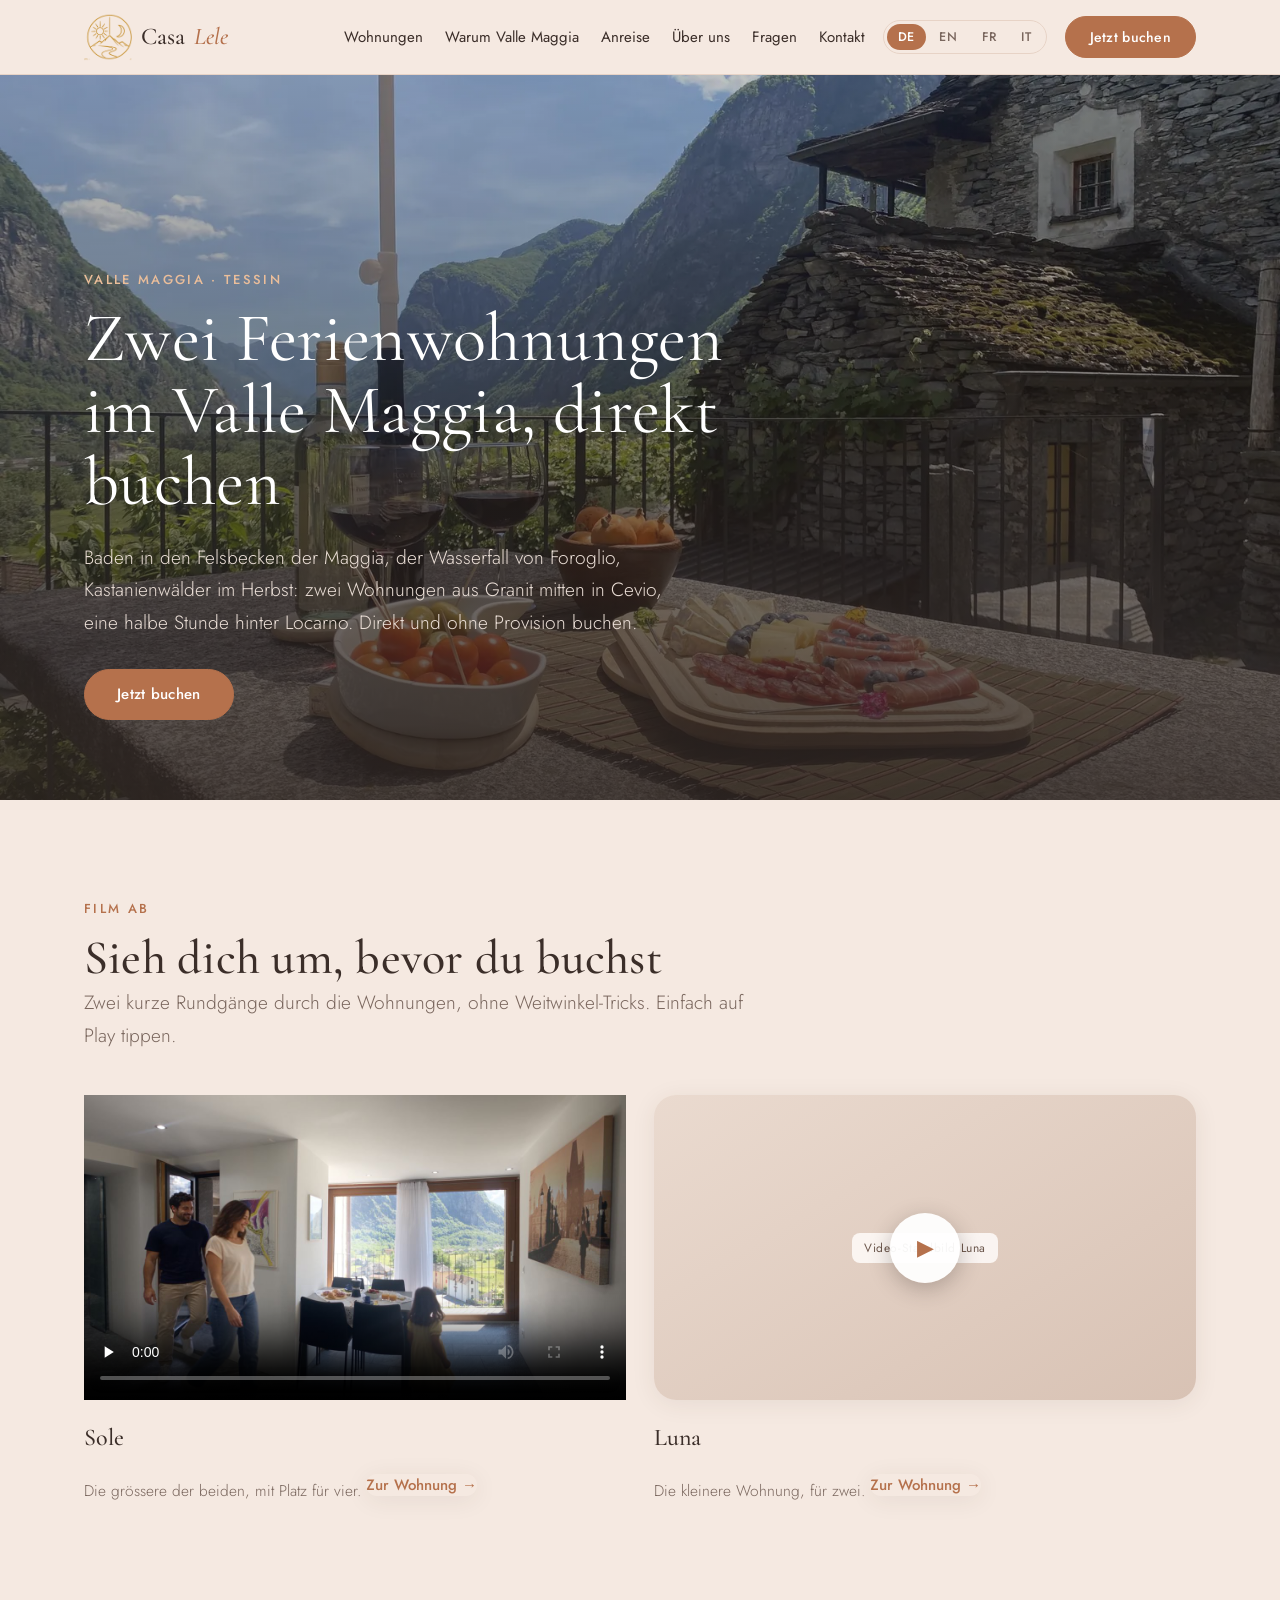
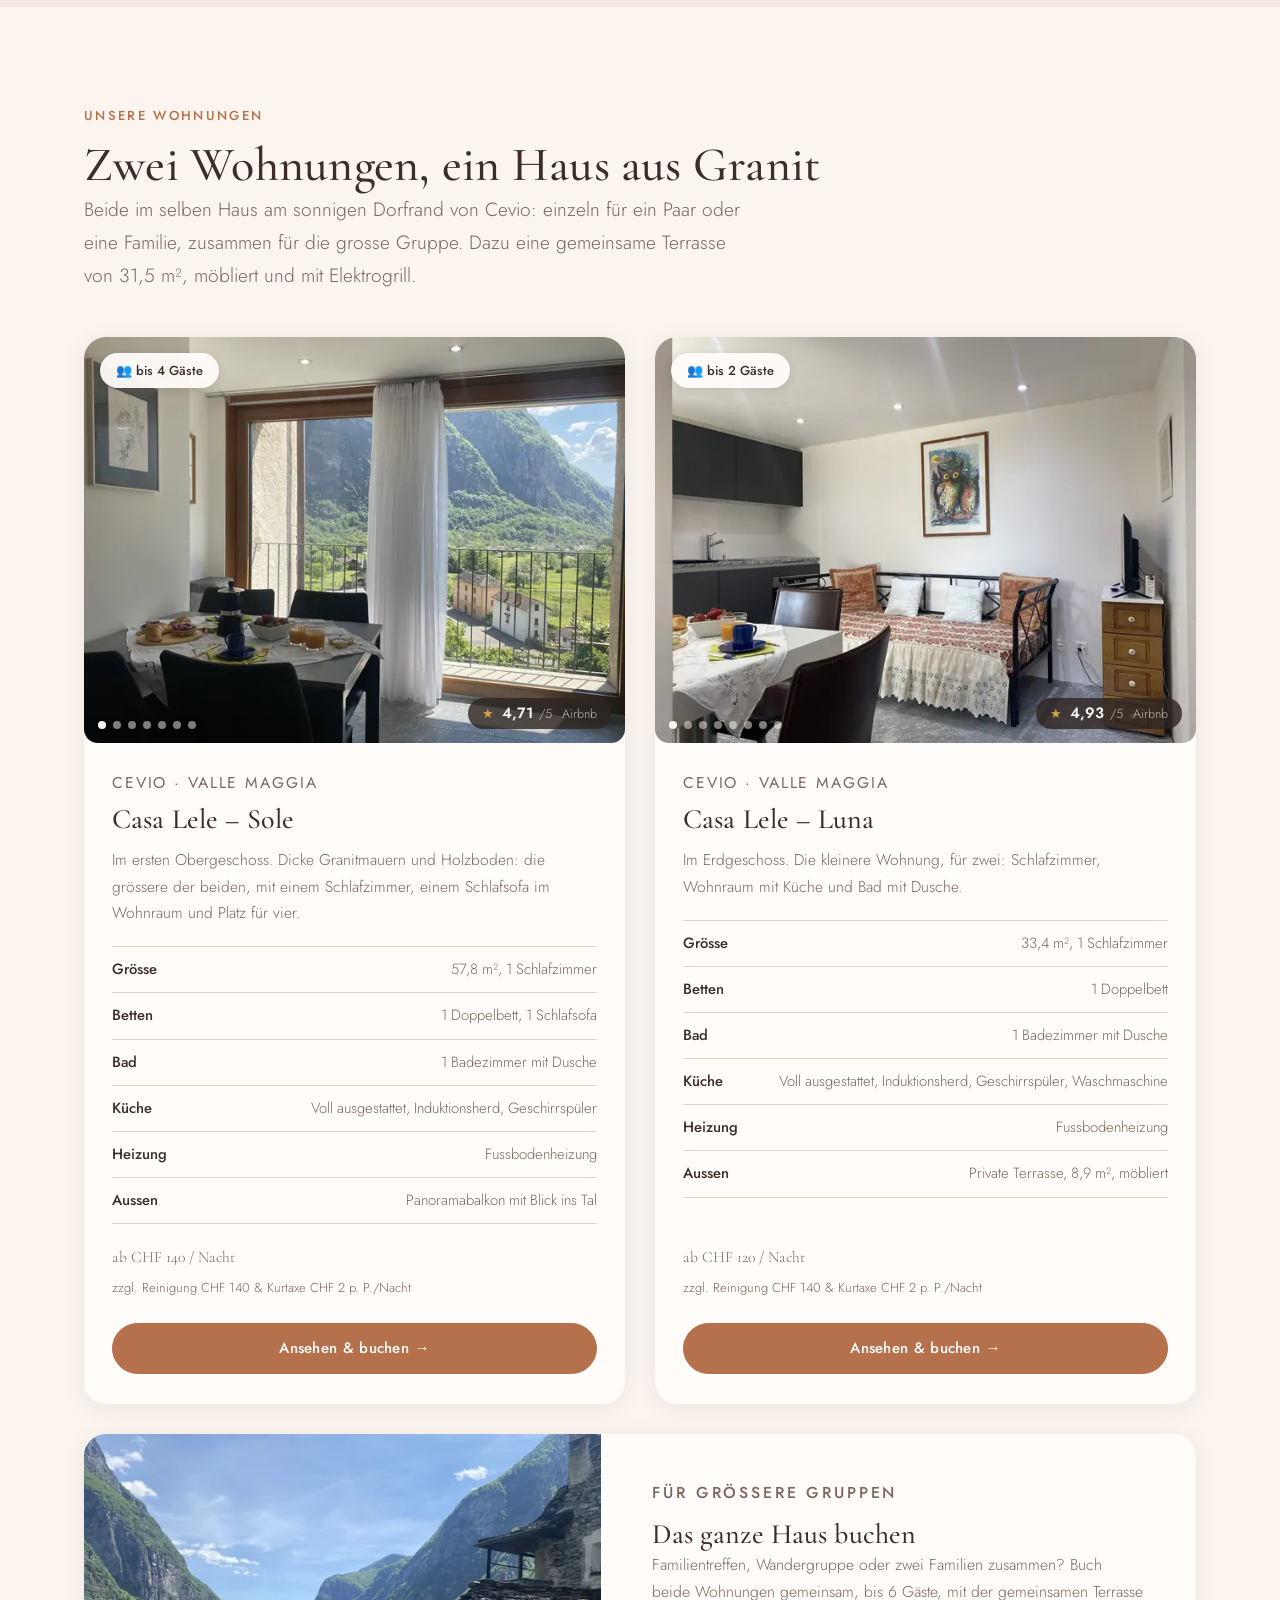
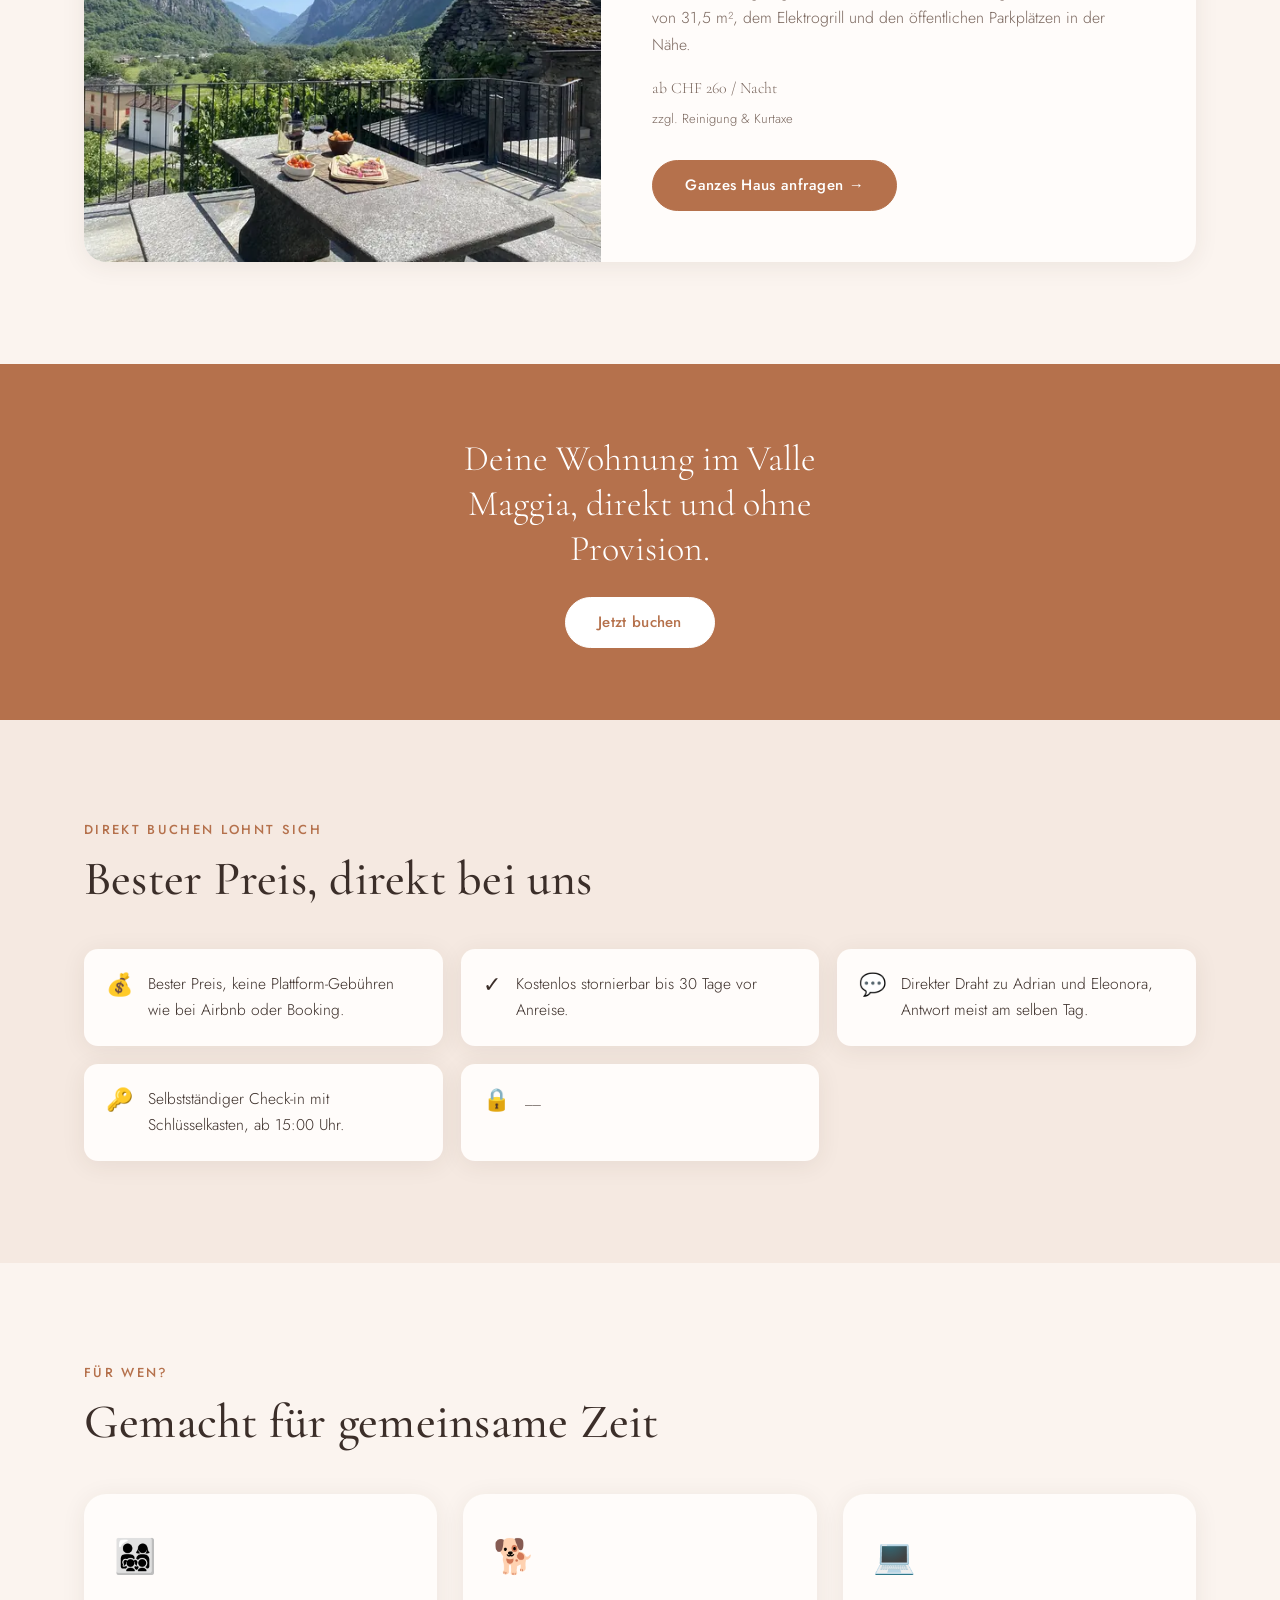
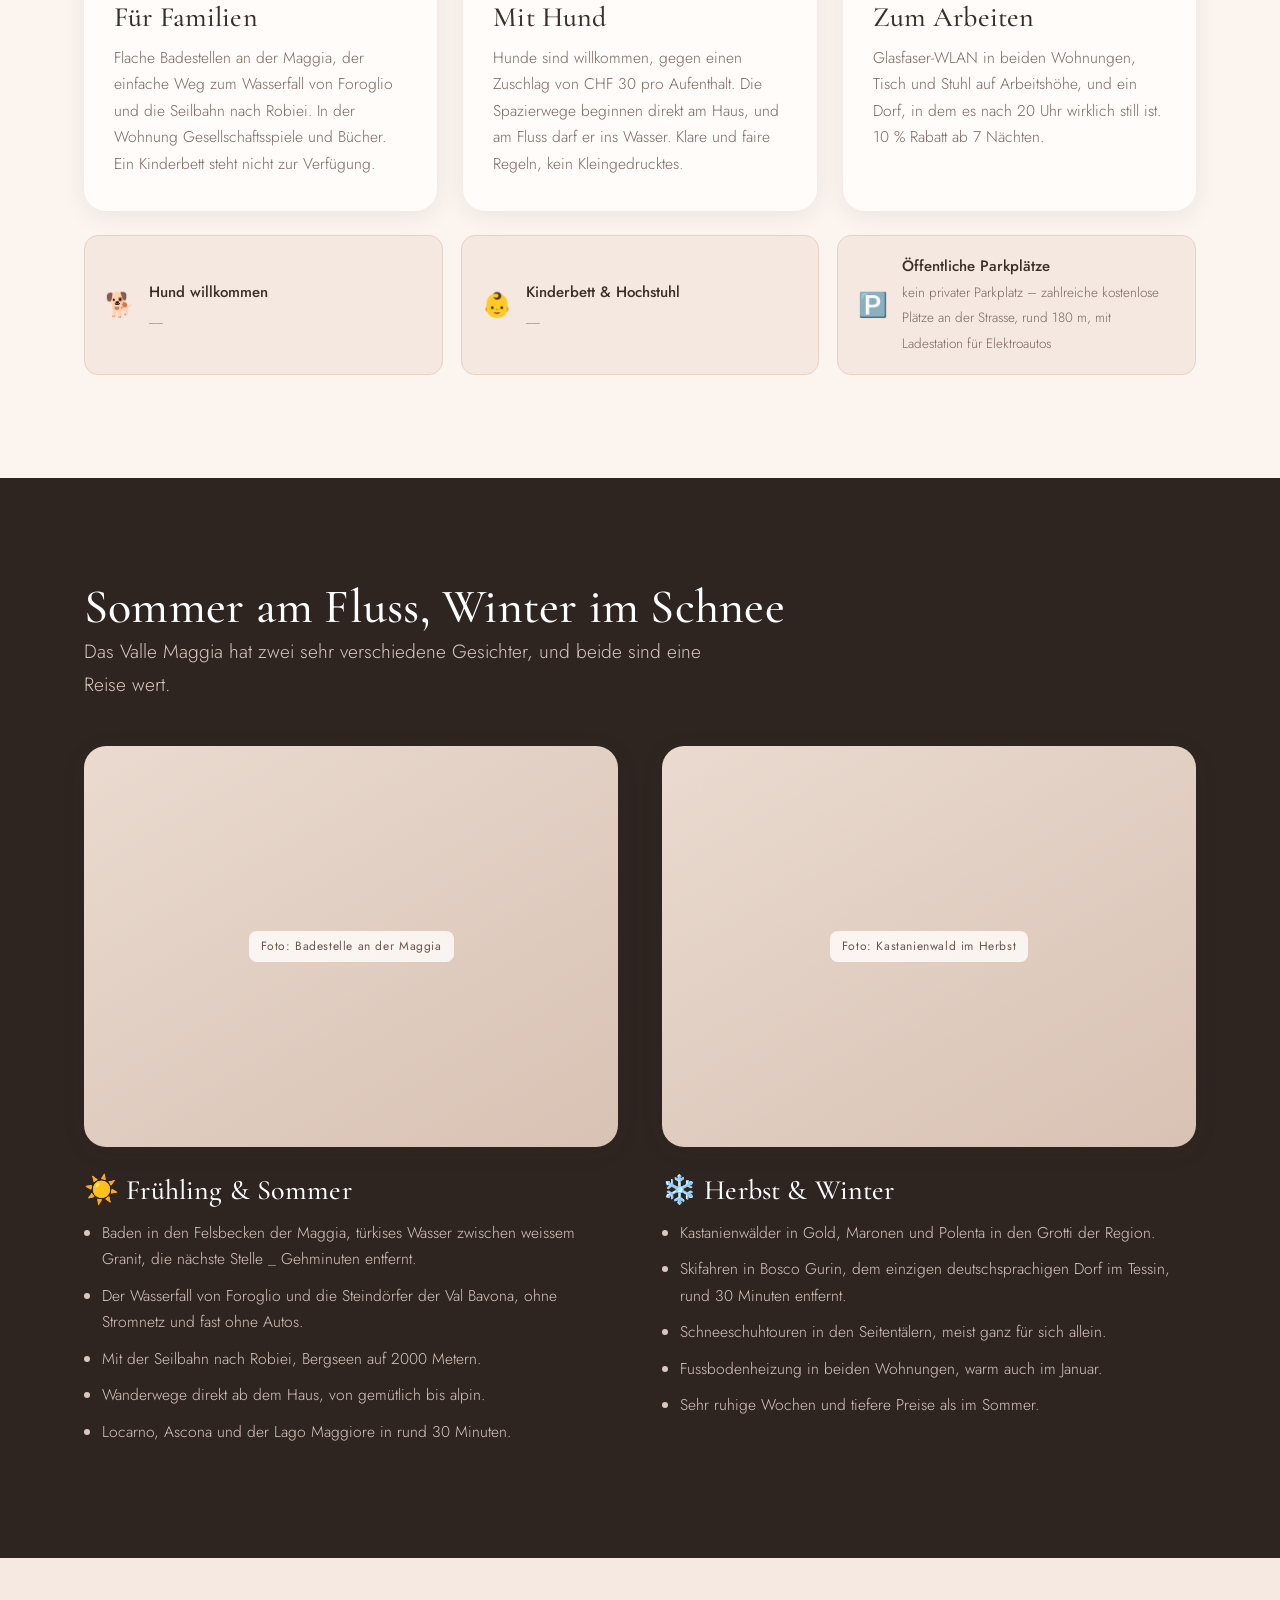
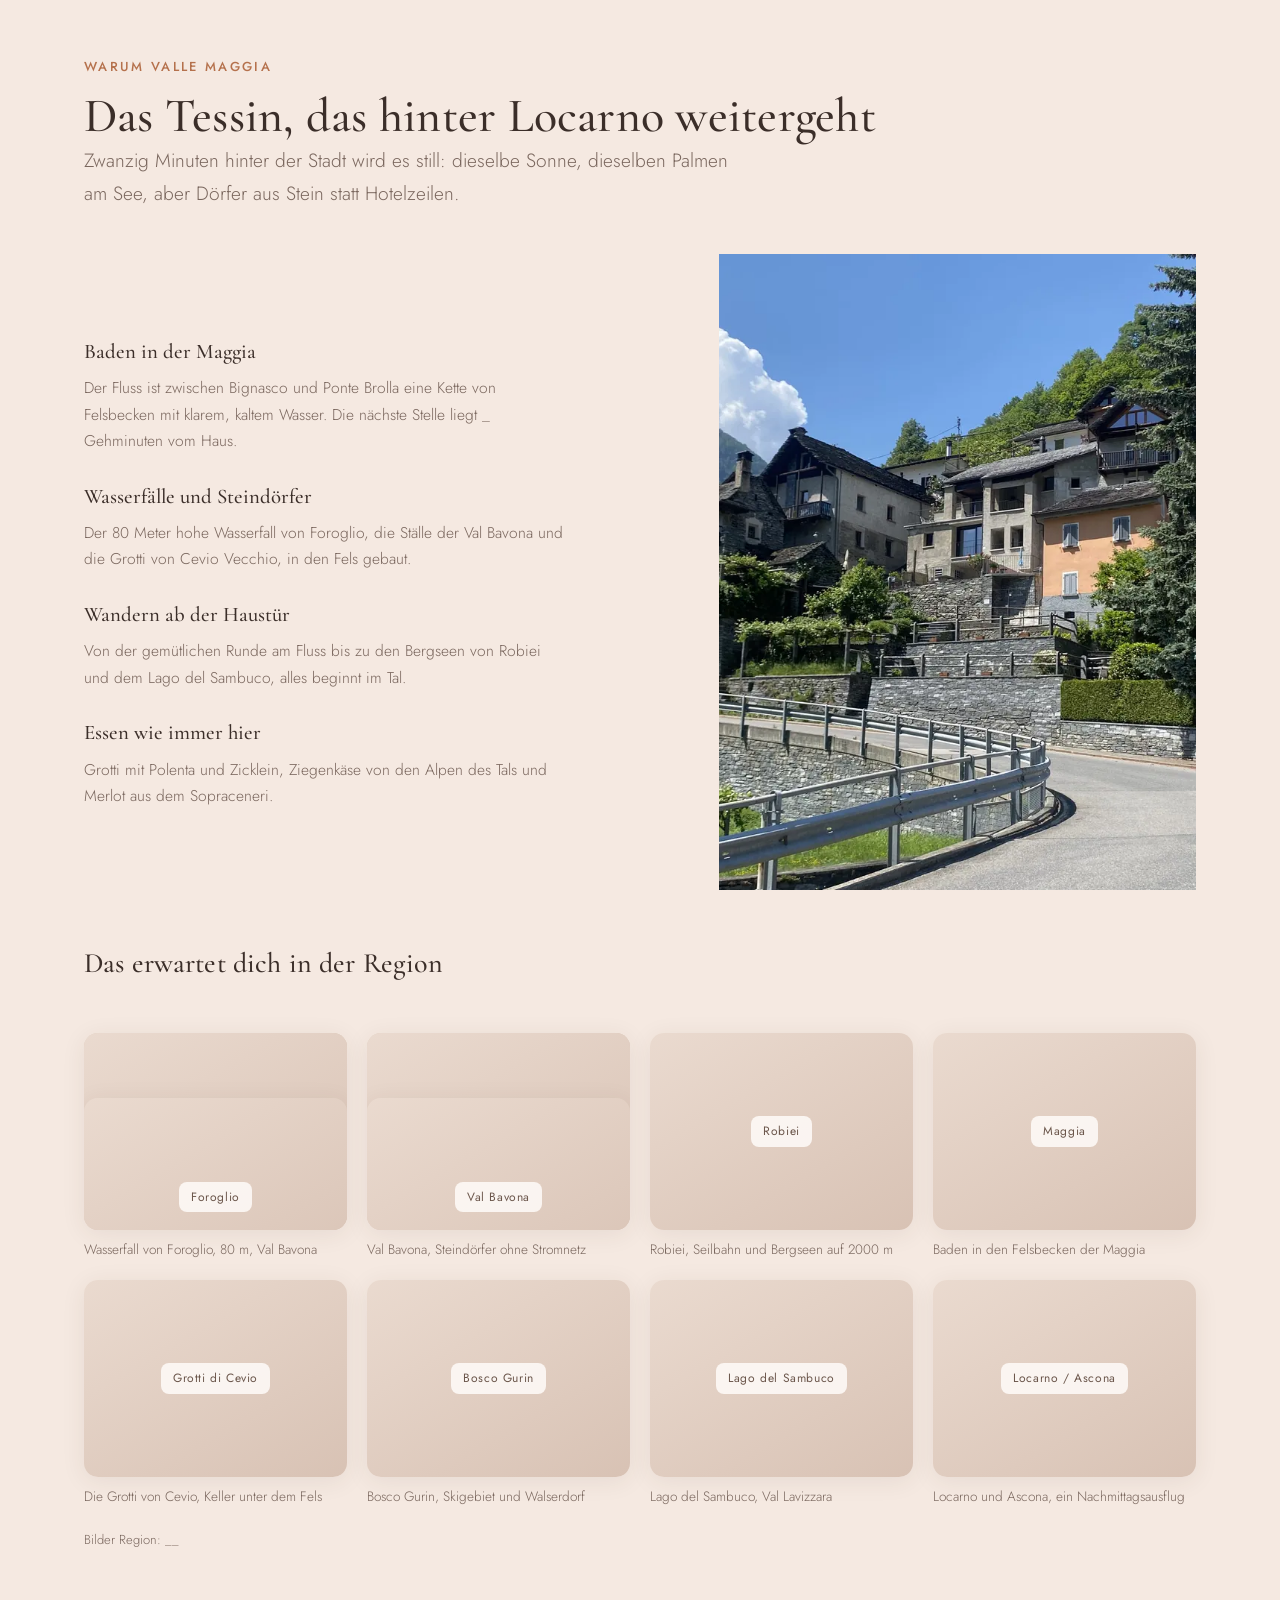
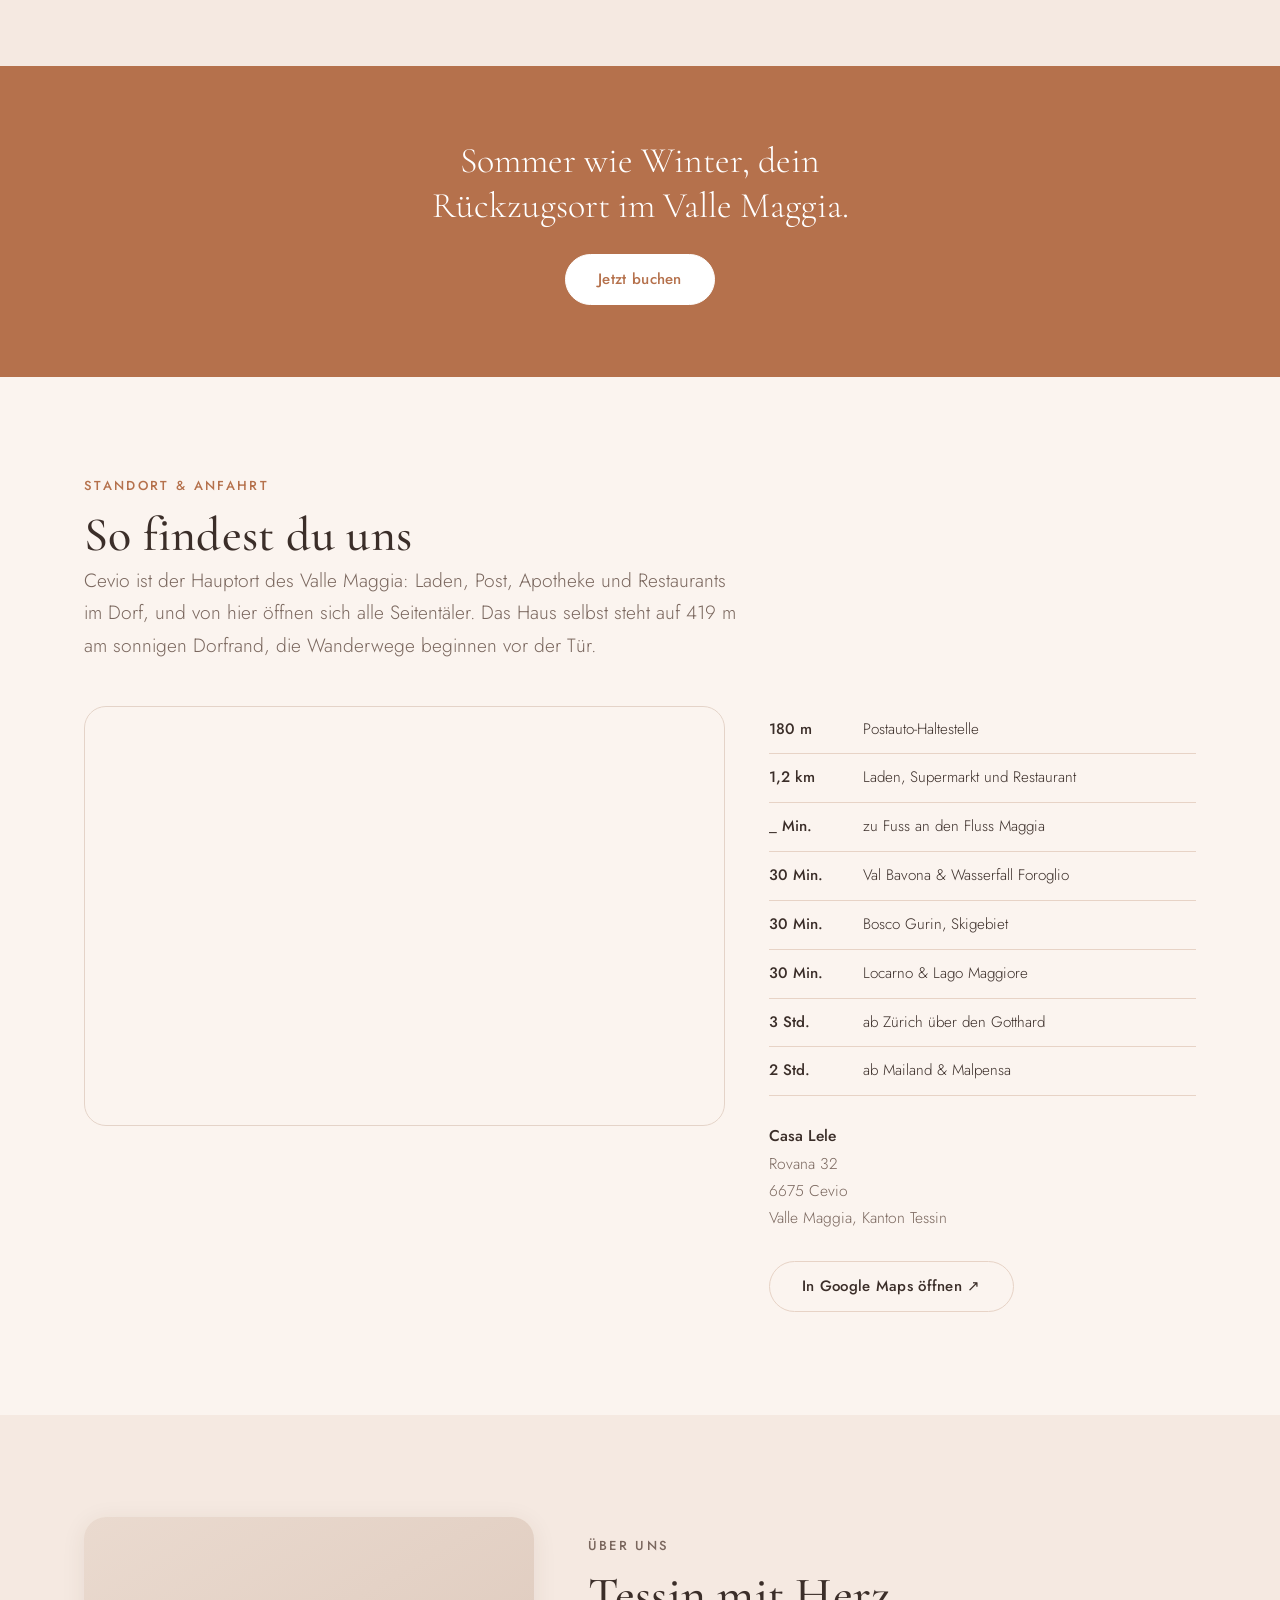
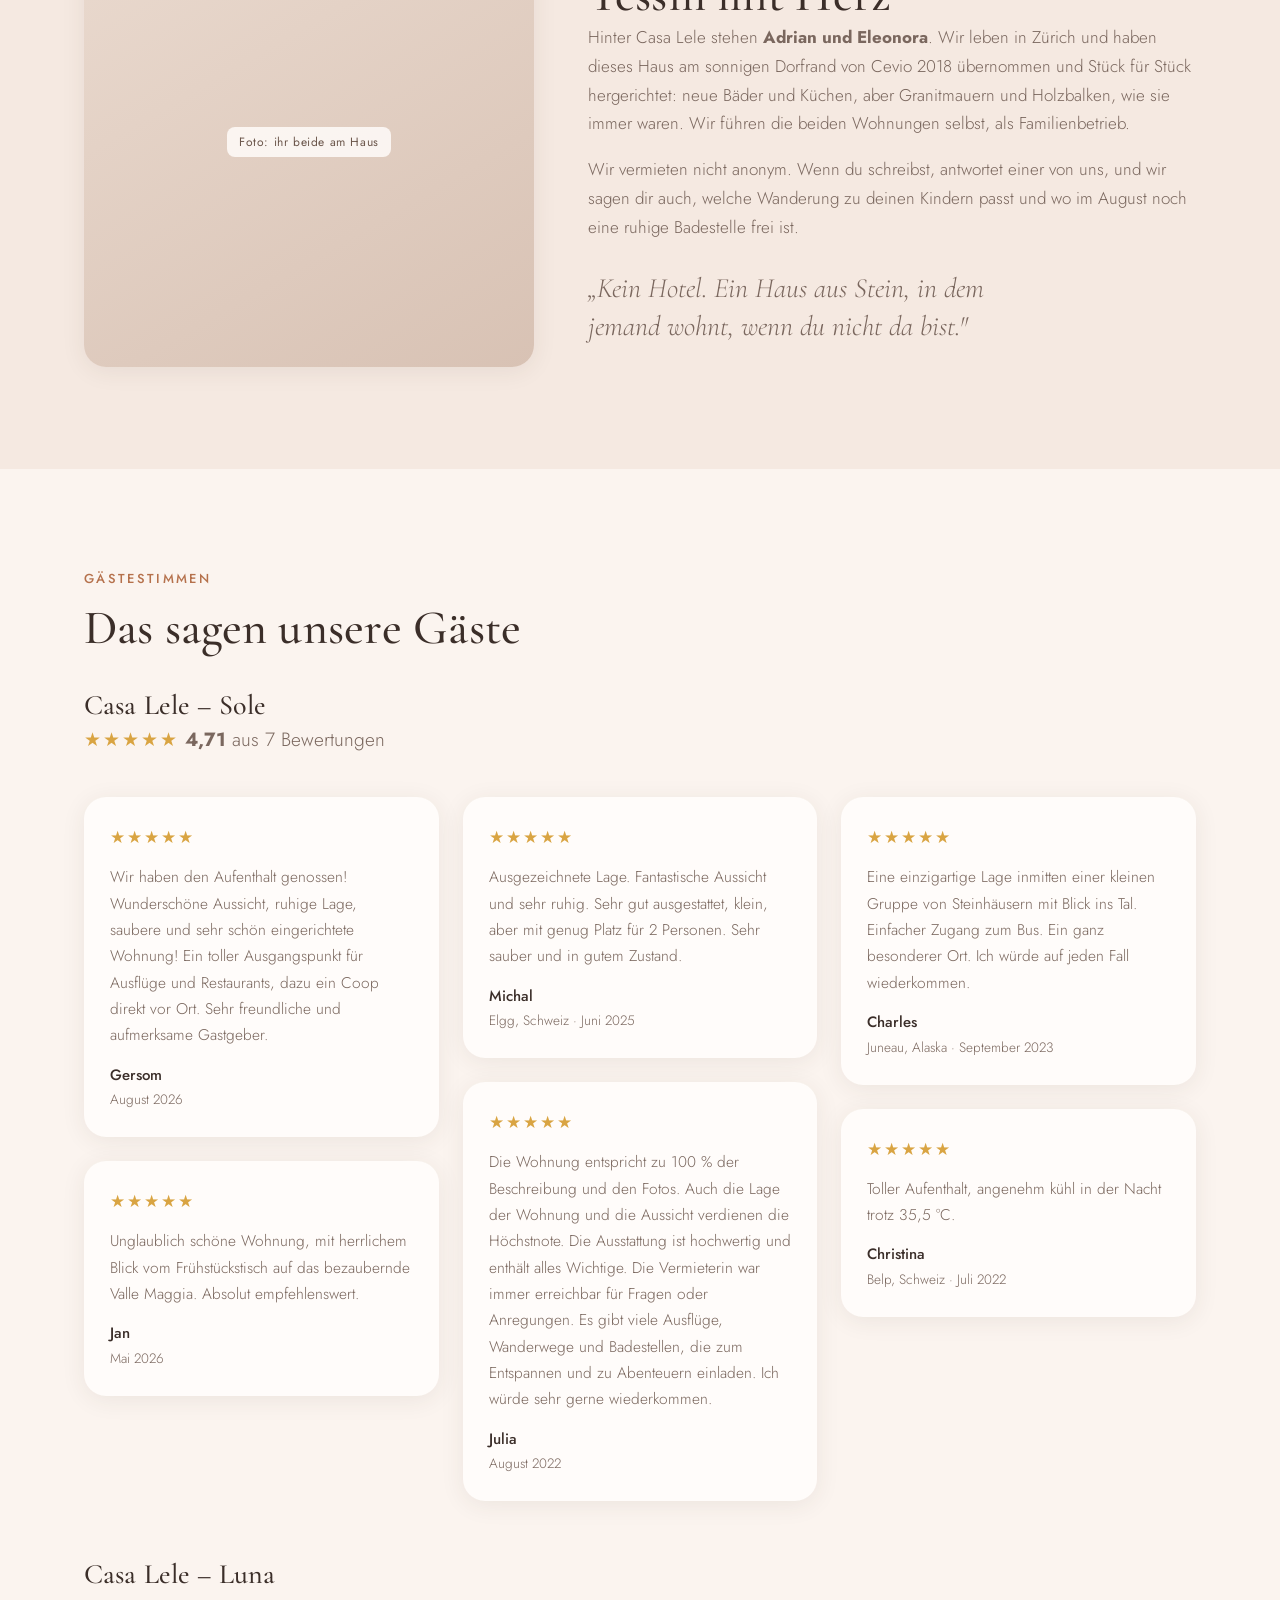
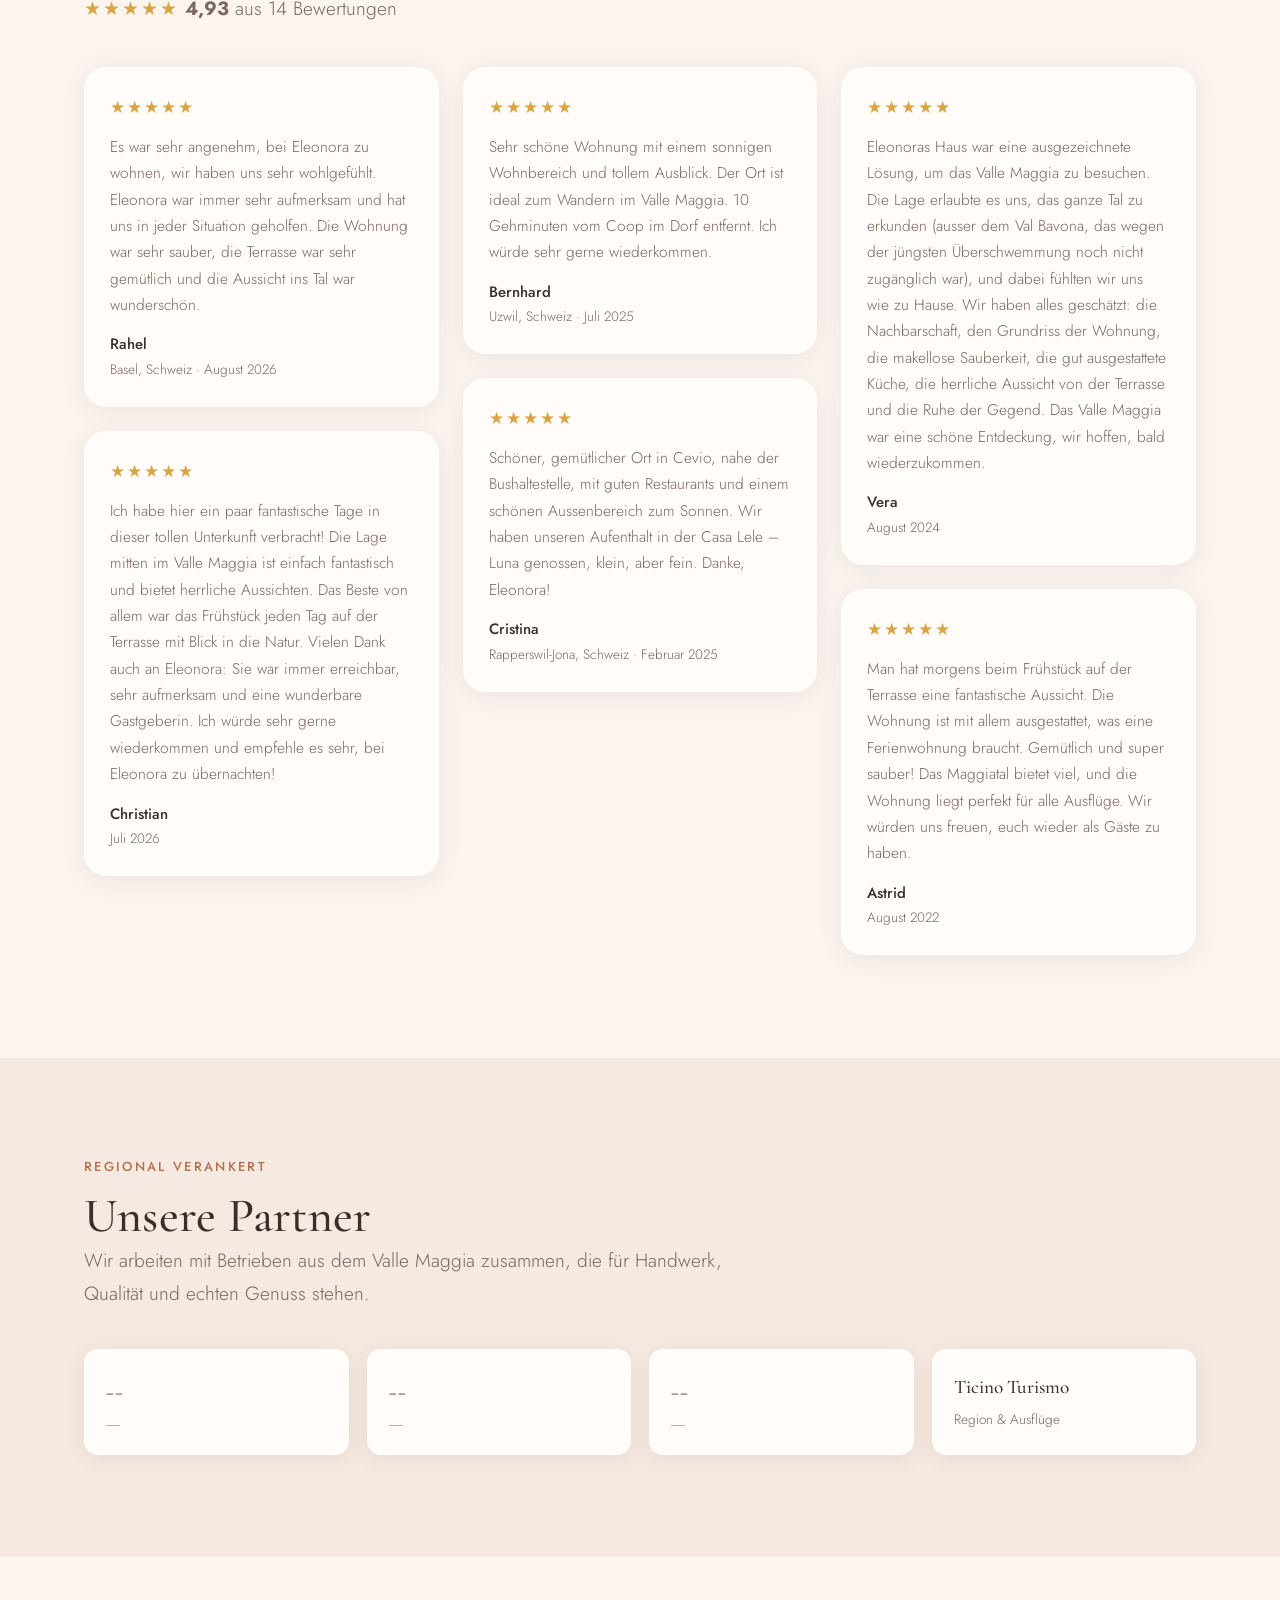
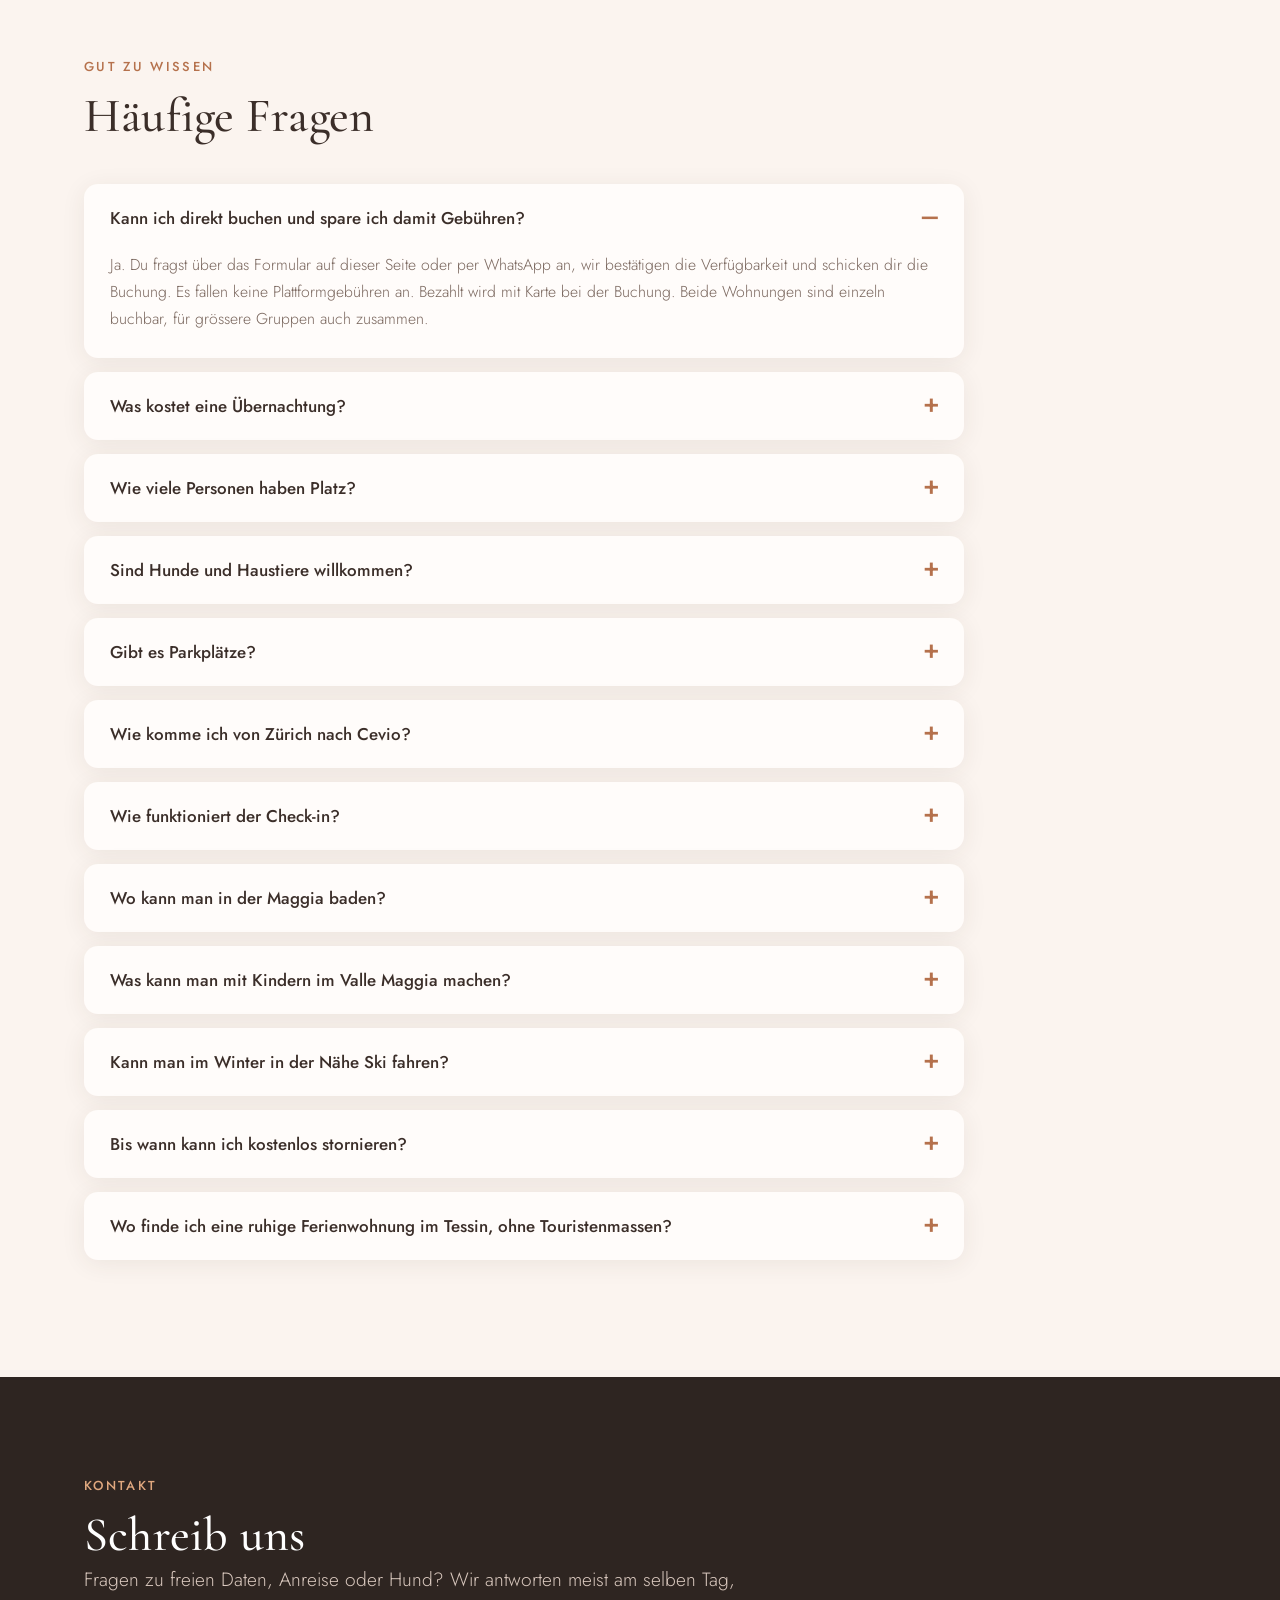
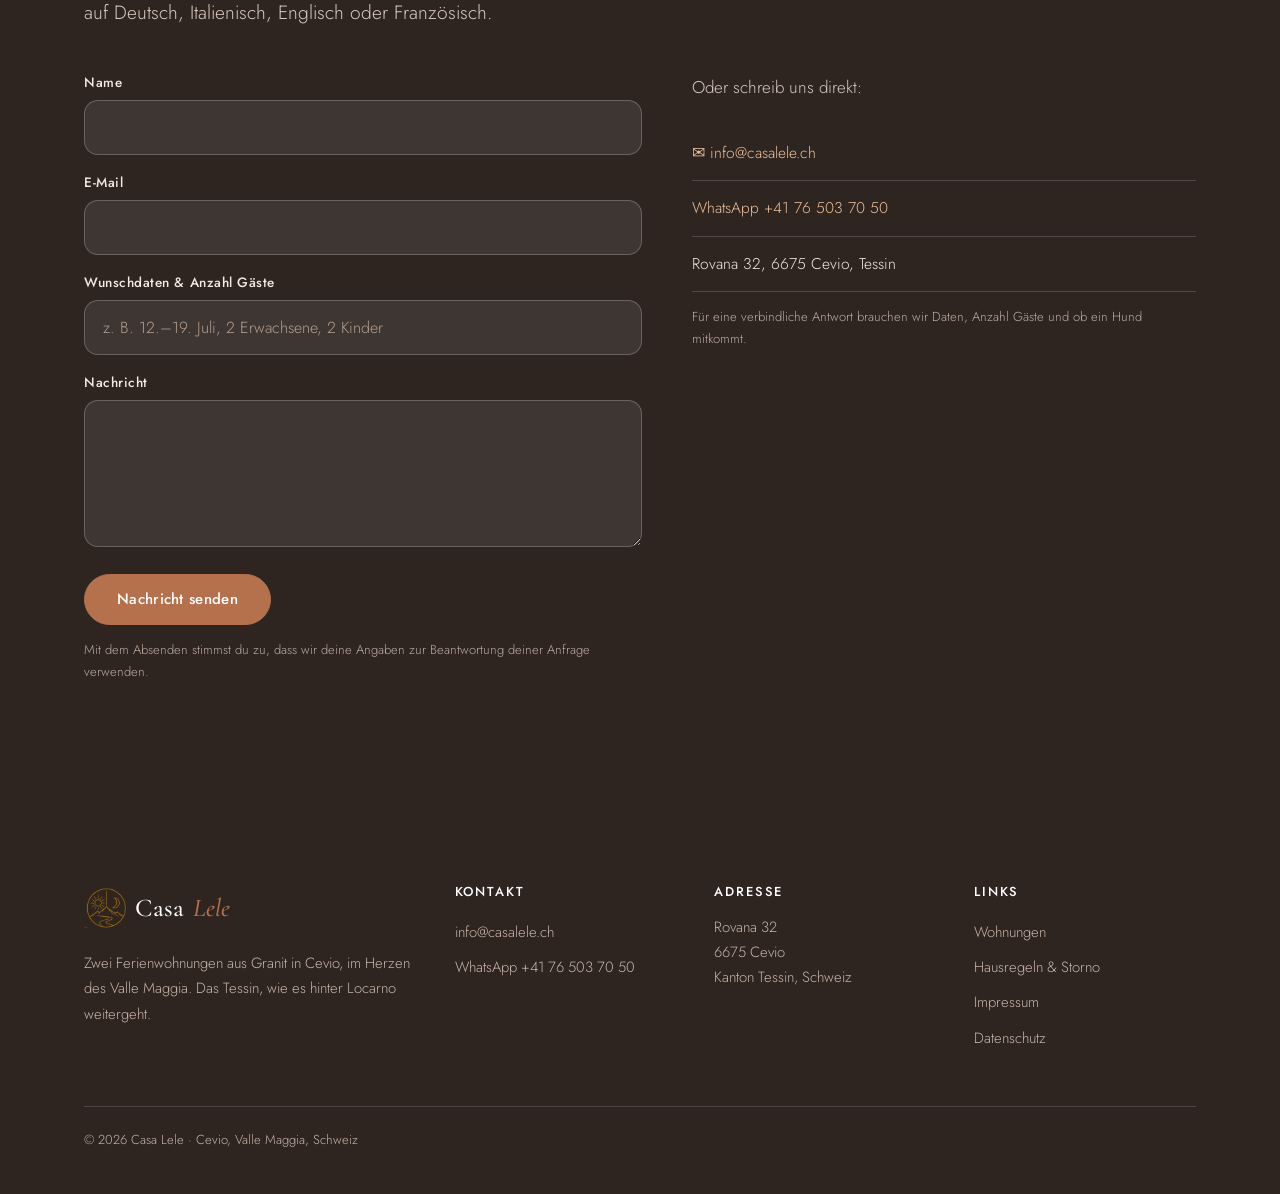
<file: index.html>
<!doctype html>
<html lang="de-CH">
<head>
<meta charset="utf-8">
<meta name="viewport" content="width=device-width, initial-scale=1">
<!-- GENERADO AUTOMATICAMENTE por build.py — no editar a mano.
     Textos: i18n/de.json, en.json, fr.json, it.json
     Datos:  data.json
     Estilo: style.css -->
<title>Ferienwohnung Valle Maggia – Casa Lele | Cevio, Tessin</title>
<meta name="description" content="Zwei Ferienwohnungen in Cevio im Valle Maggia, Tessin. Baden in der Maggia, Wasserfälle, Kastanienwälder. Direkt buchen, ohne Provision.">
<meta name="robots" content="index, follow">
<link rel="canonical" href="https://casalele.ch/">
<link rel="alternate" hreflang="de-CH" href="https://casalele.ch/">
<link rel="alternate" hreflang="en" href="https://casalele.ch/en.html">
<link rel="alternate" hreflang="fr-CH" href="https://casalele.ch/fr.html">
<link rel="alternate" hreflang="it-CH" href="https://casalele.ch/it.html">
<link rel="alternate" hreflang="x-default" href="https://casalele.ch/">
<meta name="theme-color" content="#f5e9e1">
<meta property="og:type" content="website">
<meta property="og:locale" content="de_CH">
<meta property="og:site_name" content="Casa Lele">
<meta property="og:title" content="Ferienwohnung Valle Maggia – Casa Lele | Cevio, Tessin">
<meta property="og:description" content="Zwei Ferienwohnungen in Cevio im Valle Maggia, Tessin. Baden in der Maggia, Wasserfälle, Kastanienwälder. Direkt buchen, ohne Provision.">
<meta property="og:url" content="https://casalele.ch/">
<meta property="og:image" content="https://casalele.ch/fotos/terrasse-aperitivo-1600.jpg">
<meta name="twitter:card" content="summary_large_image">
<link rel="preconnect" href="https://fonts.googleapis.com">
<link rel="preconnect" href="https://fonts.gstatic.com" crossorigin>
<link href="https://fonts.googleapis.com/css2?family=Cormorant+Garamond:ital,wght@0,400;0,500;0,600;1,400&family=Jost:wght@300;400;500;600&display=swap" rel="stylesheet">
<link rel="stylesheet" href="style.css">
<link rel="icon" type="image/png" sizes="48x48" href="logo/favicon-48.png">
<link rel="apple-touch-icon" href="logo/apple-touch-icon.png">
</head>
<body>
<a class="skip" href="#main">Zum Inhalt springen</a>

<header class="hdr">
  <div class="hdr__in">
    <a class="brand" style="display:inline-flex;align-items:center;gap:9px;white-space:nowrap" href="#top"><img class="brand__logo" src="logo/emblema-220.png" srcset="logo/emblema-220.png 220w, logo/emblema-440.png 440w" sizes="40px" alt="" width="220" height="220" decoding="async">Casa <em>Lele</em></a>
    <button class="burger" id="burger" aria-expanded="false" aria-controls="nav">Menü</button>
    <nav class="nav" id="nav">
      <a href="#wohnungen">Wohnungen</a>
      <a href="#region">Warum Valle Maggia</a>
      <a href="#lage">Anreise</a>
      <a href="#ueber-uns">Über uns</a>
      <a href="#faq">Fragen</a>
      <a href="#kontakt">Kontakt</a>
      <div class="langs"><a href="index.html" hreflang="de-CH" aria-current="true">DE</a><a href="en.html" hreflang="en">EN</a><a href="fr.html" hreflang="fr-CH">FR</a><a href="it.html" hreflang="it-CH">IT</a></div>
      <a class="btn" href="#kontakt">Jetzt buchen</a>
    </nav>
    <div class="langs"><a href="index.html" hreflang="de-CH" aria-current="true">DE</a><a href="en.html" hreflang="en">EN</a><a href="fr.html" hreflang="fr-CH">FR</a><a href="it.html" hreflang="it-CH">IT</a></div>
    <a class="btn" href="#kontakt">Jetzt buchen</a>
  </div>
</header>

<main id="main">

<section class="hero" id="top">
  <div class="hero__media">
    <!-- FOTO PRINCIPAL. Minimo 2400 px de ancho. -->
    <picture><source type="image/webp" srcset="fotos/terrasse-aperitivo-640.webp 640w, fotos/terrasse-aperitivo-1024.webp 1024w, fotos/terrasse-aperitivo-1600.webp 1600w, fotos/terrasse-aperitivo-2400.webp 2400w" sizes="100vw"><img class="ph" src="fotos/terrasse-aperitivo-2400.jpg" srcset="fotos/terrasse-aperitivo-640.jpg 640w, fotos/terrasse-aperitivo-1024.jpg 1024w, fotos/terrasse-aperitivo-1600.jpg 1600w, fotos/terrasse-aperitivo-2400.jpg 2400w" sizes="100vw" alt="Apéro auf der gemeinsamen Terrasse der Casa Lele, mit Blick ins Valle Maggia" width="2400" height="1800" loading="eager" fetchpriority="high" decoding="async"></picture>
  </div>
  <div class="hero__in">
    <p class="eyebrow">Valle Maggia · Tessin</p>
    <h1>Zwei Ferienwohnungen im Valle Maggia, direkt buchen</h1>
    <p class="hero__p">Baden in den Felsbecken der Maggia, der Wasserfall von Foroglio, Kastanienwälder im Herbst: zwei Wohnungen aus Granit mitten in Cevio, eine halbe Stunde hinter Locarno. Direkt und ohne Provision buchen.</p>
    <div class="btns"><a class="btn" href="#wohnungen">Jetzt buchen</a></div>
  </div>
</section>

<section class="sec">
  <div class="wrap">
    <p class="eyebrow">Film ab</p>
    <h2>Sieh dich um, bevor du buchst</h2>
    <p class="lede">Zwei kurze Rundgänge durch die Wohnungen, ohne Weitwinkel-Tricks. Einfach auf Play tippen.</p>
    <div class="tour">
      <figure><video class="ph r16x9" controls preload="none" playsinline poster="video/sole-video-poster.jpg" aria-label="Rundgang durch die Ferienwohnung Sole"><source src="video/sole-video-720.mp4" type="video/mp4"></video>
        <figcaption><b>Sole</b>Die grössere der beiden, mit Platz für vier.
          <a class="arrow" href="#wohnung-1">Zur Wohnung →</a></figcaption>
      </figure>
      <figure>
        <a href="#">
          <div class="ph r16x9"><span>Video-Standbild Luna</span></div>
          <div class="play"><span>▶</span></div>
        </a>
        <figcaption><b>Luna</b>Die kleinere Wohnung, für zwei.
          <a class="arrow" href="#wohnung-2">Zur Wohnung →</a></figcaption>
      </figure>
    </div>
  </div>
</section>

<section class="sec sec--lt" id="wohnungen">
  <div class="wrap">
    <p class="eyebrow">Unsere Wohnungen</p>
    <h2>Zwei Wohnungen, ein Haus aus Granit</h2>
    <p class="lede">Beide im selben Haus am sonnigen Dorfrand von Cevio: einzeln für ein Paar oder eine Familie, zusammen für die grosse Gruppe. Dazu eine gemeinsame Terrasse von 31,5 m², möbliert und mit Elektrogrill.</p>
    <div class="flats">
      <article class="flat" id="wohnung-1">
        <div class="flat__img">
          <div class="slider" data-slider><div class="slide is-on"><picture><source type="image/webp" srcset="fotos/sole-essplatz-balkon-640.webp 640w, fotos/sole-essplatz-balkon-1024.webp 1024w, fotos/sole-essplatz-balkon-1600.webp 1600w" sizes="(max-width:860px) 100vw, 46vw"><img class="ph r4x3" src="fotos/sole-essplatz-balkon-1600.jpg" srcset="fotos/sole-essplatz-balkon-640.jpg 640w, fotos/sole-essplatz-balkon-1024.jpg 1024w, fotos/sole-essplatz-balkon-1600.jpg 1600w" sizes="(max-width:860px) 100vw, 46vw" alt="Essplatz am Balkon mit Blick ins Tal, Casa Lele – Sole" width="1600" height="1200" loading="lazy" decoding="async"></picture></div><div class="slide"><picture><source type="image/webp" srcset="fotos/sole-wohnraum-640.webp 640w, fotos/sole-wohnraum-1024.webp 1024w, fotos/sole-wohnraum-1600.webp 1600w" sizes="(max-width:700px) 100vw, 300px"><img class="ph r4x3" src="fotos/sole-wohnraum-1600.jpg" srcset="fotos/sole-wohnraum-640.jpg 640w, fotos/sole-wohnraum-1024.jpg 1024w, fotos/sole-wohnraum-1600.jpg 1600w" sizes="(max-width:700px) 100vw, 300px" alt="Wohnraum mit Schlafsofa und Sessel" width="1600" height="1200" loading="lazy" decoding="async"></picture></div><div class="slide"><picture><source type="image/webp" srcset="fotos/sole-wohnbereich-640.webp 640w, fotos/sole-wohnbereich-1024.webp 1024w, fotos/sole-wohnbereich-1600.webp 1600w" sizes="(max-width:700px) 100vw, 300px"><img class="ph r4x3" src="fotos/sole-wohnbereich-1600.jpg" srcset="fotos/sole-wohnbereich-640.jpg 640w, fotos/sole-wohnbereich-1024.jpg 1024w, fotos/sole-wohnbereich-1600.jpg 1600w" sizes="(max-width:700px) 100vw, 300px" alt="Wohnbereich mit Balkontür" width="1600" height="1200" loading="lazy" decoding="async"></picture></div><div class="slide"><picture><source type="image/webp" srcset="fotos/sole-kueche-640.webp 640w, fotos/sole-kueche-1001.webp 1001w" sizes="(max-width:700px) 100vw, 300px"><img class="ph r4x3" src="fotos/sole-kueche-1001.jpg" srcset="fotos/sole-kueche-640.jpg 640w, fotos/sole-kueche-1001.jpg 1001w" sizes="(max-width:700px) 100vw, 300px" alt="Küche mit Induktion und Backofen" width="1001" height="667" loading="lazy" decoding="async"></picture></div><div class="slide"><picture><source type="image/webp" srcset="fotos/sole-schlafzimmer-640.webp 640w, fotos/sole-schlafzimmer-1024.webp 1024w, fotos/sole-schlafzimmer-1600.webp 1600w" sizes="(max-width:700px) 100vw, 300px"><img class="ph r4x3" src="fotos/sole-schlafzimmer-1600.jpg" srcset="fotos/sole-schlafzimmer-640.jpg 640w, fotos/sole-schlafzimmer-1024.jpg 1024w, fotos/sole-schlafzimmer-1600.jpg 1600w" sizes="(max-width:700px) 100vw, 300px" alt="Schlafzimmer mit Doppelbett" width="1600" height="1200" loading="lazy" decoding="async"></picture></div><div class="slide"><picture><source type="image/webp" srcset="fotos/sole-schlafzimmer-2-640.webp 640w, fotos/sole-schlafzimmer-2-1024.webp 1024w, fotos/sole-schlafzimmer-2-1600.webp 1600w" sizes="(max-width:700px) 100vw, 300px"><img class="ph r4x3" src="fotos/sole-schlafzimmer-2-1600.jpg" srcset="fotos/sole-schlafzimmer-2-640.jpg 640w, fotos/sole-schlafzimmer-2-1024.jpg 1024w, fotos/sole-schlafzimmer-2-1600.jpg 1600w" sizes="(max-width:700px) 100vw, 300px" alt="Schlafzimmer mit direktem Zugang zum Bad" width="1600" height="1200" loading="lazy" decoding="async"></picture></div><div class="slide"><picture><source type="image/webp" srcset="fotos/sole-bad-640.webp 640w, fotos/sole-bad-1024.webp 1024w, fotos/sole-bad-1600.webp 1600w" sizes="(max-width:700px) 100vw, 300px"><img class="ph r4x3" src="fotos/sole-bad-1600.jpg" srcset="fotos/sole-bad-640.jpg 640w, fotos/sole-bad-1024.jpg 1024w, fotos/sole-bad-1600.jpg 1600w" sizes="(max-width:700px) 100vw, 300px" alt="Bad mit Dusche" width="1600" height="1200" loading="lazy" decoding="async"></picture></div><div class="slider__dots"><button type="button" aria-label="1"></button><button type="button" aria-label="2"></button><button type="button" aria-label="3"></button><button type="button" aria-label="4"></button><button type="button" aria-label="5"></button><button type="button" aria-label="6"></button><button type="button" aria-label="7"></button></div></div><p class="flat__rating"><i class="stars" aria-hidden="true">★</i><b>4,71</b><span>/5</span><em>Airbnb</em></p>
          <span class="badge">👥 bis 4 Gäste</span>
        </div>
        <div class="flat__body">
          <p class="flat__place">Cevio · Valle Maggia</p>
          <h3>Casa Lele – Sole</h3>
          <p>Im ersten Obergeschoss. Dicke Granitmauern und Holzboden: die grössere der beiden, mit einem Schlafzimmer, einem Schlafsofa im Wohnraum und Platz für vier.</p>
          <ul class="specs">
            <li><b>Grösse</b><span>57,8 m², 1 Schlafzimmer</span></li>
            <li><b>Betten</b><span>1 Doppelbett, 1 Schlafsofa</span></li>
            <li><b>Bad</b><span>1 Badezimmer mit Dusche</span></li>
            <li><b>Küche</b><span>Voll ausgestattet, Induktionsherd, Geschirrspüler</span></li>
            <li><b>Heizung</b><span>Fussbodenheizung</span></li>
            <li><b>Aussen</b><span>Panoramabalkon mit Blick ins Tal</span></li>
          </ul>
          <p class="price">ab CHF 140 / Nacht
            <small>zzgl. Reinigung CHF 140 & Kurtaxe CHF 2 p. P./Nacht</small></p>
          <a class="btn" href="#kontakt">Ansehen & buchen →</a>
        </div>
      </article>
      <article class="flat" id="wohnung-2">
        <div class="flat__img">
          <div class="slider" data-slider><div class="slide is-on"><picture><source type="image/webp" srcset="fotos/luna-wohnraum-640.webp 640w, fotos/luna-wohnraum-1024.webp 1024w, fotos/luna-wohnraum-1600.webp 1600w" sizes="(max-width:860px) 100vw, 46vw"><img class="ph r4x3" src="fotos/luna-wohnraum-1600.jpg" srcset="fotos/luna-wohnraum-640.jpg 640w, fotos/luna-wohnraum-1024.jpg 1024w, fotos/luna-wohnraum-1600.jpg 1600w" sizes="(max-width:860px) 100vw, 46vw" alt="Wohnraum mit Küche, Casa Lele – Luna" width="1600" height="1200" loading="lazy" decoding="async"></picture></div><div class="slide"><picture><source type="image/webp" srcset="fotos/luna-essplatz-640.webp 640w, fotos/luna-essplatz-1024.webp 1024w, fotos/luna-essplatz-1600.webp 1600w" sizes="(max-width:700px) 100vw, 300px"><img class="ph r4x3" src="fotos/luna-essplatz-1600.jpg" srcset="fotos/luna-essplatz-640.jpg 640w, fotos/luna-essplatz-1024.jpg 1024w, fotos/luna-essplatz-1600.jpg 1600w" sizes="(max-width:700px) 100vw, 300px" alt="Wohnraum mit Essplatz und Schlafsofa" width="1600" height="1200" loading="lazy" decoding="async"></picture></div><div class="slide"><picture><source type="image/webp" srcset="fotos/luna-kueche-640.webp 640w, fotos/luna-kueche-1024.webp 1024w, fotos/luna-kueche-1600.webp 1600w" sizes="(max-width:700px) 100vw, 300px"><img class="ph r4x3" src="fotos/luna-kueche-1600.jpg" srcset="fotos/luna-kueche-640.jpg 640w, fotos/luna-kueche-1024.jpg 1024w, fotos/luna-kueche-1600.jpg 1600w" sizes="(max-width:700px) 100vw, 300px" alt="Küche mit Induktion, Kühlschrank und Essplatz" width="1600" height="1200" loading="lazy" decoding="async"></picture></div><div class="slide"><picture><source type="image/webp" srcset="fotos/luna-fruehstueck-640.webp 640w, fotos/luna-fruehstueck-1024.webp 1024w, fotos/luna-fruehstueck-1600.webp 1600w" sizes="(max-width:700px) 100vw, 300px"><img class="ph r4x3" src="fotos/luna-fruehstueck-1600.jpg" srcset="fotos/luna-fruehstueck-640.jpg 640w, fotos/luna-fruehstueck-1024.jpg 1024w, fotos/luna-fruehstueck-1600.jpg 1600w" sizes="(max-width:700px) 100vw, 300px" alt="Frühstück mit offener Tür zur Terrasse" width="1600" height="1200" loading="lazy" decoding="async"></picture></div><div class="slide"><picture><source type="image/webp" srcset="fotos/luna-schlafzimmer-640.webp 640w, fotos/luna-schlafzimmer-1024.webp 1024w, fotos/luna-schlafzimmer-1600.webp 1600w" sizes="(max-width:700px) 100vw, 300px"><img class="ph r4x3" src="fotos/luna-schlafzimmer-1600.jpg" srcset="fotos/luna-schlafzimmer-640.jpg 640w, fotos/luna-schlafzimmer-1024.jpg 1024w, fotos/luna-schlafzimmer-1600.jpg 1600w" sizes="(max-width:700px) 100vw, 300px" alt="Schlafzimmer mit Doppelbett" width="1600" height="1200" loading="lazy" decoding="async"></picture></div><div class="slide"><picture><source type="image/webp" srcset="fotos/luna-bad-640.webp 640w, fotos/luna-bad-1000.webp 1000w" sizes="(max-width:700px) 100vw, 300px"><img class="ph r4x3" src="fotos/luna-bad-1000.jpg" srcset="fotos/luna-bad-640.jpg 640w, fotos/luna-bad-1000.jpg 1000w" sizes="(max-width:700px) 100vw, 300px" alt="Bad mit Dusche" width="1000" height="665" loading="lazy" decoding="async"></picture></div><div class="slide"><picture><source type="image/webp" srcset="fotos/luna-terrasse-640.webp 640w, fotos/luna-terrasse-1024.webp 1024w, fotos/luna-terrasse-1600.webp 1600w" sizes="(max-width:700px) 100vw, 300px"><img class="ph r4x3" src="fotos/luna-terrasse-1600.jpg" srcset="fotos/luna-terrasse-640.jpg 640w, fotos/luna-terrasse-1024.jpg 1024w, fotos/luna-terrasse-1600.jpg 1600w" sizes="(max-width:700px) 100vw, 300px" alt="Private Terrasse, 8,9 m², möbliert" width="1600" height="1200" loading="lazy" decoding="async"></picture></div><div class="slide"><picture><source type="image/webp" srcset="fotos/valle-maggia-blick-640.webp 640w, fotos/valle-maggia-blick-1024.webp 1024w, fotos/valle-maggia-blick-1600.webp 1600w, fotos/valle-maggia-blick-2400.webp 2400w" sizes="(max-width:700px) 100vw, 300px"><img class="ph r4x3" src="fotos/valle-maggia-blick-2400.jpg" srcset="fotos/valle-maggia-blick-640.jpg 640w, fotos/valle-maggia-blick-1024.jpg 1024w, fotos/valle-maggia-blick-1600.jpg 1600w, fotos/valle-maggia-blick-2400.jpg 2400w" sizes="(max-width:700px) 100vw, 300px" alt="Blick ins Valle Maggia von der Terrasse" width="2400" height="1800" loading="lazy" decoding="async"></picture></div><div class="slider__dots"><button type="button" aria-label="1"></button><button type="button" aria-label="2"></button><button type="button" aria-label="3"></button><button type="button" aria-label="4"></button><button type="button" aria-label="5"></button><button type="button" aria-label="6"></button><button type="button" aria-label="7"></button><button type="button" aria-label="8"></button></div></div><p class="flat__rating"><i class="stars" aria-hidden="true">★</i><b>4,93</b><span>/5</span><em>Airbnb</em></p>
          <span class="badge">👥 bis 2 Gäste</span>
        </div>
        <div class="flat__body">
          <p class="flat__place">Cevio · Valle Maggia</p>
          <h3>Casa Lele – Luna</h3>
          <p>Im Erdgeschoss. Die kleinere Wohnung, für zwei: Schlafzimmer, Wohnraum mit Küche und Bad mit Dusche.</p>
          <ul class="specs">
            <li><b>Grösse</b><span>33,4 m², 1 Schlafzimmer</span></li>
            <li><b>Betten</b><span>1 Doppelbett</span></li>
            <li><b>Bad</b><span>1 Badezimmer mit Dusche</span></li>
            <li><b>Küche</b><span>Voll ausgestattet, Induktionsherd, Geschirrspüler, Waschmaschine</span></li>
            <li><b>Heizung</b><span>Fussbodenheizung</span></li>
            <li><b>Aussen</b><span>Private Terrasse, 8,9 m², möbliert</span></li>
          </ul>
          <p class="price">ab CHF 120 / Nacht
            <small>zzgl. Reinigung CHF 140 & Kurtaxe CHF 2 p. P./Nacht</small></p>
          <a class="btn" href="#kontakt">Ansehen & buchen →</a>
        </div>
      </article>
    </div>
    <div class="whole" id="ganzes-haus">
      <picture><source type="image/webp" srcset="fotos/terrasse-gemeinsam-640.webp 640w, fotos/terrasse-gemeinsam-1024.webp 1024w, fotos/terrasse-gemeinsam-1600.webp 1600w" sizes="(max-width:860px) 100vw, 45vw"><img class="ph" src="fotos/terrasse-gemeinsam-1600.jpg" srcset="fotos/terrasse-gemeinsam-640.jpg 640w, fotos/terrasse-gemeinsam-1024.jpg 1024w, fotos/terrasse-gemeinsam-1600.jpg 1600w" sizes="(max-width:860px) 100vw, 45vw" alt="Die gemeinsame Terrasse mit Granittisch und Blick ins Tal" width="1600" height="1200" loading="lazy" decoding="async"></picture>
      <div class="whole__txt">
        <p class="eyebrow">Für grössere Gruppen</p>
        <h3>Das ganze Haus buchen</h3>
        <p>Familientreffen, Wandergruppe oder zwei Familien zusammen? Buch beide Wohnungen gemeinsam, bis 6 Gäste, mit der gemeinsamen Terrasse von 31,5 m², dem Elektrogrill und den öffentlichen Parkplätzen in der Nähe.</p>
        <p class="price">ab CHF 260 / Nacht
          <small>zzgl. Reinigung & Kurtaxe</small></p>
        <div class="btns"><a class="btn" href="#kontakt">Ganzes Haus anfragen →</a></div>
      </div>
    </div>
  
    
    
    
</div>
</section>

<div class="band">
  <p>Deine Wohnung im Valle Maggia, direkt und ohne Provision.</p>
  <a class="btn btn--light" href="#kontakt">Jetzt buchen</a>
</div>

<section class="sec">
  <div class="wrap">
    <p class="eyebrow">Direkt buchen lohnt sich</p>
    <h2>Bester Preis, direkt bei uns</h2>
    <ul class="perks">
      <li><span class="ico">💰</span><span>Bester Preis, keine Plattform-Gebühren wie bei Airbnb oder Booking.</span></li>
      <li><span class="ico">✓</span><span>Kostenlos stornierbar bis 30 Tage vor Anreise.</span></li>
      <li><span class="ico">💬</span><span>Direkter Draht zu Adrian und Eleonora, Antwort meist am selben Tag.</span></li>
      <li><span class="ico">🔑</span><span>Selbstständiger Check-in mit Schlüsselkasten, ab 15:00 Uhr.</span></li>
      <li><span class="ico">🔒</span><span>__</span></li>
    </ul>
  </div>
</section>

<section class="sec sec--lt">
  <div class="wrap">
    <p class="eyebrow">Für wen?</p>
    <h2>Gemacht für gemeinsame Zeit</h2>
    <div class="who">
      <article><span class="ico">👨‍👩‍👧‍👦</span><h3>Für Familien</h3><p>Flache Badestellen an der Maggia, der einfache Weg zum Wasserfall von Foroglio und die Seilbahn nach Robiei. In der Wohnung Gesellschaftsspiele und Bücher. Ein Kinderbett steht nicht zur Verfügung.</p></article>
      <article><span class="ico">🐕</span><h3>Mit Hund</h3><p>Hunde sind willkommen, gegen einen Zuschlag von CHF 30 pro Aufenthalt. Die Spazierwege beginnen direkt am Haus, und am Fluss darf er ins Wasser. Klare und faire Regeln, kein Kleingedrucktes.</p></article>
      <article><span class="ico">💻</span><h3>Zum Arbeiten</h3><p>Glasfaser-WLAN in beiden Wohnungen, Tisch und Stuhl auf Arbeitshöhe, und ein Dorf, in dem es nach 20 Uhr wirklich still ist. 10 % Rabatt ab 7 Nächten.</p></article>
    </div>
    <div class="notes">
      <div class="note"><span class="ico">🐕</span><span><b>Hund willkommen</b><small>__</small></span></div>
      <div class="note"><span class="ico">👶</span><span><b>Kinderbett & Hochstuhl</b><small>__</small></span></div>
      <div class="note"><span class="ico">🅿️</span><span><b>Öffentliche Parkplätze</b><small>kein privater Parkplatz – zahlreiche kostenlose Plätze an der Strasse, rund 180 m, mit Ladestation für Elektroautos</small></span></div>
    </div>
  </div>
</section>

<section class="sec sec--dark">
  <div class="wrap">
    <h2>Sommer am Fluss, Winter im Schnee</h2>
    <p class="lede">Das Valle Maggia hat zwei sehr verschiedene Gesichter, und beide sind eine Reise wert.</p>
    <div class="seasons">
      <div class="season">
        <div class="ph r4x3"><span>Foto: Badestelle an der Maggia</span></div>
        <h3>☀️ Frühling & Sommer</h3>
        <ul><li>Baden in den Felsbecken der Maggia, türkises Wasser zwischen weissem Granit, die nächste Stelle _ Gehminuten entfernt.</li><li>Der Wasserfall von Foroglio und die Steindörfer der Val Bavona, ohne Stromnetz und fast ohne Autos.</li><li>Mit der Seilbahn nach Robiei, Bergseen auf 2000 Metern.</li><li>Wanderwege direkt ab dem Haus, von gemütlich bis alpin.</li><li>Locarno, Ascona und der Lago Maggiore in rund 30 Minuten.</li></ul>
      </div>
      <div class="season">
        <div class="ph r4x3"><span>Foto: Kastanienwald im Herbst</span></div>
        <h3>❄️ Herbst & Winter</h3>
        <ul><li>Kastanienwälder in Gold, Maronen und Polenta in den Grotti der Region.</li><li>Skifahren in Bosco Gurin, dem einzigen deutschsprachigen Dorf im Tessin, rund 30 Minuten entfernt.</li><li>Schneeschuhtouren in den Seitentälern, meist ganz für sich allein.</li><li>Fussbodenheizung in beiden Wohnungen, warm auch im Januar.</li><li>Sehr ruhige Wochen und tiefere Preise als im Sommer.</li></ul>
      </div>
    </div>
  </div>
</section>

<section class="sec" id="region">
  <div class="wrap">
    <p class="eyebrow">Warum Valle Maggia</p>
    <h2>Das Tessin, das hinter Locarno weitergeht</h2>
    <p class="lede">Zwanzig Minuten hinter der Stadt wird es still: dieselbe Sonne, dieselben Palmen am See, aber Dörfer aus Stein statt Hotelzeilen.</p>
    <div class="why">
      <dl>
        <dt>Baden in der Maggia</dt><dd>Der Fluss ist zwischen Bignasco und Ponte Brolla eine Kette von Felsbecken mit klarem, kaltem Wasser. Die nächste Stelle liegt _ Gehminuten vom Haus.</dd>
        <dt>Wasserfälle und Steindörfer</dt><dd>Der 80 Meter hohe Wasserfall von Foroglio, die Ställe der Val Bavona und die Grotti von Cevio Vecchio, in den Fels gebaut.</dd>
        <dt>Wandern ab der Haustür</dt><dd>Von der gemütlichen Runde am Fluss bis zu den Bergseen von Robiei und dem Lago del Sambuco, alles beginnt im Tal.</dd>
        <dt>Essen wie immer hier</dt><dd>Grotti mit Polenta und Zicklein, Ziegenkäse von den Alpen des Tals und Merlot aus dem Sopraceneri.</dd>
      </dl>
      <picture><source type="image/webp" srcset="fotos/haus-rovana-640.webp 640w, fotos/haus-rovana-1024.webp 1024w, fotos/haus-rovana-1200.webp 1200w" sizes="(max-width:880px) 100vw, 340px"><img class="ph r3x4" src="fotos/haus-rovana-1200.jpg" srcset="fotos/haus-rovana-640.jpg 640w, fotos/haus-rovana-1024.jpg 1024w, fotos/haus-rovana-1200.jpg 1200w" sizes="(max-width:880px) 100vw, 340px" alt="Cevio, Rovana: Granitdächer über der Strasse" width="1200" height="1600" loading="lazy" decoding="async"></picture>
    </div>
    <h3 style="margin-top:56px">Das erwartet dich in der Region</h3>
    <div class="gal">
      <figure><div class="ph r4x3 slides">
        <div class="ph r4x3"><span>Foroglio</span></div>
        <div class="ph r4x3"><span>Foroglio</span></div>
        <div class="ph r4x3"><span>Foroglio</span></div>
      </div><figcaption>Wasserfall von Foroglio, 80 m, Val Bavona</figcaption></figure>
      <figure><div class="ph r4x3 slides">
        <div class="ph r4x3"><span>Val Bavona</span></div>
        <div class="ph r4x3"><span>Val Bavona</span></div>
        <div class="ph r4x3"><span>Val Bavona</span></div>
      </div><figcaption>Val Bavona, Steindörfer ohne Stromnetz</figcaption></figure>
      <figure><div class="ph r4x3"><span>Robiei</span></div><figcaption>Robiei, Seilbahn und Bergseen auf 2000 m</figcaption></figure>
      <figure><div class="ph r4x3"><span>Maggia</span></div><figcaption>Baden in den Felsbecken der Maggia</figcaption></figure>
      <figure><div class="ph r4x3"><span>Grotti di Cevio</span></div><figcaption>Die Grotti von Cevio, Keller unter dem Fels</figcaption></figure>
      <figure><div class="ph r4x3"><span>Bosco Gurin</span></div><figcaption>Bosco Gurin, Skigebiet und Walserdorf</figcaption></figure>
      <figure><div class="ph r4x3"><span>Lago del Sambuco</span></div><figcaption>Lago del Sambuco, Val Lavizzara</figcaption></figure>
      <figure><div class="ph r4x3"><span>Locarno / Ascona</span></div><figcaption>Locarno und Ascona, ein Nachmittagsausflug</figcaption></figure>
    </div>
    <p class="credit">Bilder Region: __</p>
  </div>
</section>

<div class="band">
  <p>Sommer wie Winter, dein Rückzugsort im Valle Maggia.</p>
  <a class="btn btn--light" href="#kontakt">Jetzt buchen</a>
</div>

<section class="sec sec--lt" id="lage">
  <div class="wrap">
    <p class="eyebrow">Standort & Anfahrt</p>
    <h2>So findest du uns</h2>
    <p class="lede">Cevio ist der Hauptort des Valle Maggia: Laden, Post, Apotheke und Restaurants im Dorf, und von hier öffnen sich alle Seitentäler. Das Haus selbst steht auf 419 m am sonnigen Dorfrand, die Wanderwege beginnen vor der Tür.</p>
    <div class="loc">
      <iframe title="Karte Cevio" loading="lazy"
        src="https://www.openstreetmap.org/export/embed.html?bbox=8.591%2C46.311%2C8.615%2C46.322&amp;layer=mapnik&amp;marker=46.3167%2C8.6031"></iframe>
      <div>
        <ul class="dist">
          <li><b>180 m</b><span>Postauto-Haltestelle</span></li>
          <li><b>1,2 km</b><span>Laden, Supermarkt und Restaurant</span></li>
          <li><b>_ Min.</b><span>zu Fuss an den Fluss Maggia</span></li>
          <li><b>30 Min.</b><span>Val Bavona & Wasserfall Foroglio</span></li>
          <li><b>30 Min.</b><span>Bosco Gurin, Skigebiet</span></li>
          <li><b>30 Min.</b><span>Locarno & Lago Maggiore</span></li>
          <li><b>3 Std.</b><span>ab Zürich über den Gotthard</span></li>
          <li><b>2 Std.</b><span>ab Mailand & Malpensa</span></li>
        </ul>
        <address><strong>Casa Lele</strong><br>Rovana 32<br>6675 Cevio<br>Valle Maggia, Kanton Tessin</address>
        <div class="btns">
          <a class="btn btn--ghost" href="https://www.google.com/maps/search/?api=1&amp;query=46.3167,8.6031">In Google Maps öffnen ↗</a>
        </div>
      </div>
    </div>
  </div>
</section>

<section class="sec">
  <div class="wrap">
    <div class="about">
      <div class="ph r1x1"><span>Foto: ihr beide am Haus</span></div>
      <div>
        <p class="eyebrow">Über uns</p>
        <h2>Tessin mit Herz</h2>
        <p>Hinter Casa Lele stehen <strong>Adrian und Eleonora</strong>. Wir leben in Zürich und haben dieses Haus am sonnigen Dorfrand von Cevio 2018 übernommen und Stück für Stück hergerichtet: neue Bäder und Küchen, aber Granitmauern und Holzbalken, wie sie immer waren. Wir führen die beiden Wohnungen selbst, als Familienbetrieb.</p>
        <p>Wir vermieten nicht anonym. Wenn du schreibst, antwortet einer von uns, und wir sagen dir auch, welche Wanderung zu deinen Kindern passt und wo im August noch eine ruhige Badestelle frei ist. </p>
        <p class="quote">„Kein Hotel. Ein Haus aus Stein, in dem jemand wohnt, wenn du nicht da bist."</p>
      </div>
    </div>
  </div>
</section>

<section class="sec sec--lt">
  <div class="wrap">
    <p class="eyebrow">Gästestimmen</p>
    <h2>Das sagen unsere Gäste</h2>

    <h3 style="margin-top:32px">Casa Lele – Sole</h3>
    <p class="lede"><i class="stars">★★★★★</i> <strong>4,71</strong> aus 7 Bewertungen</p>
    <div class="revs">
      <blockquote class="rev"><i class="stars">★★★★★</i><p>Wir haben den Aufenthalt genossen! Wunderschöne Aussicht, ruhige Lage, saubere und sehr schön eingerichtete Wohnung! Ein toller Ausgangspunkt für Ausflüge und Restaurants, dazu ein Coop direkt vor Ort. Sehr freundliche und aufmerksame Gastgeber.</p><footer><b>Gersom</b>August 2026</footer></blockquote>
      <blockquote class="rev"><i class="stars">★★★★★</i><p>Unglaublich schöne Wohnung, mit herrlichem Blick vom Frühstückstisch auf das bezaubernde Valle Maggia. Absolut empfehlenswert.</p><footer><b>Jan</b>Mai 2026</footer></blockquote>
      <blockquote class="rev"><i class="stars">★★★★★</i><p>Ausgezeichnete Lage. Fantastische Aussicht und sehr ruhig. Sehr gut ausgestattet, klein, aber mit genug Platz für 2 Personen. Sehr sauber und in gutem Zustand.</p><footer><b>Michal</b>Elgg, Schweiz · Juni 2025</footer></blockquote>
      <blockquote class="rev"><i class="stars">★★★★★</i><p>Die Wohnung entspricht zu 100 % der Beschreibung und den Fotos. Auch die Lage der Wohnung und die Aussicht verdienen die Höchstnote. Die Ausstattung ist hochwertig und enthält alles Wichtige. Die Vermieterin war immer erreichbar für Fragen oder Anregungen. Es gibt viele Ausflüge, Wanderwege und Badestellen, die zum Entspannen und zu Abenteuern einladen. Ich würde sehr gerne wiederkommen.</p><footer><b>Julia</b>August 2022</footer></blockquote>
      <blockquote class="rev"><i class="stars">★★★★★</i><p>Eine einzigartige Lage inmitten einer kleinen Gruppe von Steinhäusern mit Blick ins Tal. Einfacher Zugang zum Bus. Ein ganz besonderer Ort. Ich würde auf jeden Fall wiederkommen.</p><footer><b>Charles</b>Juneau, Alaska · September 2023</footer></blockquote>
      <blockquote class="rev"><i class="stars">★★★★★</i><p>Toller Aufenthalt, angenehm kühl in der Nacht trotz 35,5 °C.</p><footer><b>Christina</b>Belp, Schweiz · Juli 2022</footer></blockquote>
    </div>

    <h3 style="margin-top:56px">Casa Lele – Luna</h3>
    <p class="lede"><i class="stars">★★★★★</i> <strong>4,93</strong> aus 14 Bewertungen</p>
    <div class="revs">
      <blockquote class="rev"><i class="stars">★★★★★</i><p>Es war sehr angenehm, bei Eleonora zu wohnen, wir haben uns sehr wohlgefühlt. Eleonora war immer sehr aufmerksam und hat uns in jeder Situation geholfen. Die Wohnung war sehr sauber, die Terrasse war sehr gemütlich und die Aussicht ins Tal war wunderschön.</p><footer><b>Rahel</b>Basel, Schweiz · August 2026</footer></blockquote>
      <blockquote class="rev"><i class="stars">★★★★★</i><p>Ich habe hier ein paar fantastische Tage in dieser tollen Unterkunft verbracht! Die Lage mitten im Valle Maggia ist einfach fantastisch und bietet herrliche Aussichten. Das Beste von allem war das Frühstück jeden Tag auf der Terrasse mit Blick in die Natur. Vielen Dank auch an Eleonora: Sie war immer erreichbar, sehr aufmerksam und eine wunderbare Gastgeberin. Ich würde sehr gerne wiederkommen und empfehle es sehr, bei Eleonora zu übernachten!</p><footer><b>Christian</b>Juli 2026</footer></blockquote>
      <blockquote class="rev"><i class="stars">★★★★★</i><p>Sehr schöne Wohnung mit einem sonnigen Wohnbereich und tollem Ausblick. Der Ort ist ideal zum Wandern im Valle Maggia. 10 Gehminuten vom Coop im Dorf entfernt. Ich würde sehr gerne wiederkommen.</p><footer><b>Bernhard</b>Uzwil, Schweiz · Juli 2025</footer></blockquote>
      <blockquote class="rev"><i class="stars">★★★★★</i><p>Schöner, gemütlicher Ort in Cevio, nahe der Bushaltestelle, mit guten Restaurants und einem schönen Aussenbereich zum Sonnen. Wir haben unseren Aufenthalt in der Casa Lele – Luna genossen, klein, aber fein. Danke, Eleonora!</p><footer><b>Cristina</b>Rapperswil-Jona, Schweiz · Februar 2025</footer></blockquote>
      <blockquote class="rev"><i class="stars">★★★★★</i><p>Eleonoras Haus war eine ausgezeichnete Lösung, um das Valle Maggia zu besuchen. Die Lage erlaubte es uns, das ganze Tal zu erkunden (ausser dem Val Bavona, das wegen der jüngsten Überschwemmung noch nicht zugänglich war), und dabei fühlten wir uns wie zu Hause. Wir haben alles geschätzt: die Nachbarschaft, den Grundriss der Wohnung, die makellose Sauberkeit, die gut ausgestattete Küche, die herrliche Aussicht von der Terrasse und die Ruhe der Gegend. Das Valle Maggia war eine schöne Entdeckung, wir hoffen, bald wiederzukommen.</p><footer><b>Vera</b>August 2024</footer></blockquote>
      <blockquote class="rev"><i class="stars">★★★★★</i><p>Man hat morgens beim Frühstück auf der Terrasse eine fantastische Aussicht. Die Wohnung ist mit allem ausgestattet, was eine Ferienwohnung braucht. Gemütlich und super sauber! Das Maggiatal bietet viel, und die Wohnung liegt perfekt für alle Ausflüge. Wir würden uns freuen, euch wieder als Gäste zu haben.</p><footer><b>Astrid</b>August 2022</footer></blockquote>
    </div>
  </div>
</section>

<section class="sec">
  <div class="wrap">
    <p class="eyebrow">Regional verankert</p>
    <h2>Unsere Partner</h2>
    <p class="lede">Wir arbeiten mit Betrieben aus dem Valle Maggia zusammen, die für Handwerk, Qualität und echten Genuss stehen.</p>
    <div class="partners">
      <div><b>__</b><small>__</small></div>
      <div><b>__</b><small>__</small></div>
      <div><b>__</b><small>__</small></div>
      <div><b>Ticino Turismo</b><small>Region & Ausflüge</small></div>
    </div>
  </div>
</section>

<section class="sec sec--lt" id="faq">
  <div class="wrap">
    <p class="eyebrow">Gut zu wissen</p>
    <h2>Häufige Fragen</h2>
    <div class="faq">
      <details open><summary>Kann ich direkt buchen und spare ich damit Gebühren?</summary><div class="ans"><p>Ja. Du fragst über das Formular auf dieser Seite oder per WhatsApp an, wir bestätigen die Verfügbarkeit und schicken dir die Buchung. Es fallen keine Plattformgebühren an. Bezahlt wird mit Karte bei der Buchung. Beide Wohnungen sind einzeln buchbar, für grössere Gruppen auch zusammen.</p></div></details>
      <details><summary>Was kostet eine Übernachtung?</summary><div class="ans"><p>Sole ab CHF 140 pro Nacht, Luna ab CHF 120, beide zusammen (bis 6 Gäste) ab CHF 260. Dazu kommen die Endreinigung und die Kurtaxe von CHF 2 pro Person und Nacht. Im Juli, August und in den Schulferien liegt der Preis höher.</p></div></details>
      <details><summary>Wie viele Personen haben Platz?</summary><div class="ans"><p>Sole bis 4 Gäste auf 57,8 m² mit 1 Schlafzimmer, Luna bis 2 Gäste auf 33,4 m². Zusammen gebucht bis 6 Personen. Ein Kinderbett steht nicht zur Verfügung.</p></div></details>
      <details><summary>Sind Hunde und Haustiere willkommen?</summary><div class="ans"><p>Ja, Hunde sind erlaubt, gegen einen Zuschlag von CHF 30 pro Aufenthalt. Sag uns bei der Anfrage einfach Bescheid, dann ist alles vorbereitet. Die Spazierwege beginnen direkt am Haus.</p></div></details>
      <details><summary>Gibt es Parkplätze?</summary><div class="ans"><p>Einen privaten Parkplatz gibt es nicht, aber die öffentlichen Parkplätze an der Strasse, rund 180 m vom Haus, sind zahlreich und kostenlos. Dort gibt es auch eine Ladestation für Elektroautos. Wer ohne Auto kommt: mit dem Zug bis Locarno und weiter mit dem Postauto bis Cevio, die Haltestelle der Linie 331 liegt 180 m vom Haus.</p></div></details>
      <details><summary>Wie komme ich von Zürich nach Cevio?</summary><div class="ans"><p>Mit dem Auto rund 3 Stunden über den Gotthard, dann Bellinzona, Locarno und ins Valle Maggia. Mit dem Zug bis Locarno und ab dort mit dem Postauto. Ab Mailand und Flughafen Malpensa sind es etwa 2 Stunden.</p></div></details>
      <details><summary>Wie funktioniert der Check-in?</summary><div class="ans"><p>Selbstständig mit einem Schlüsselkasten am Haus, du musst also nicht auf einen Schlüssel warten. Anreise ab 15:00 Uhr, Abreise bis 10:00 Uhr. Den Code bekommst du am Tag vor der Anreise.</p></div></details>
      <details><summary>Wo kann man in der Maggia baden?</summary><div class="ans"><p>Der Fluss ist zwischen Bignasco und Ponte Brolla eine Kette von Felsbecken mit klarem, kaltem Wasser. Die nächste Badestelle liegt _ Gehminuten vom Haus. Achtung bei Regen: der Wasserstand kann schnell steigen, und die glatten Granitplatten sind rutschig.</p></div></details>
      <details><summary>Was kann man mit Kindern im Valle Maggia machen?</summary><div class="ans"><p>Baden in der Maggia, der einfache Weg zum Wasserfall von Foroglio, die Seilbahn nach Robiei, das Museo di Valmaggia in Cevio und die Steindörfer der Val Bavona. Bei Regen sind Locarno und Ascona in 30 Minuten erreichbar.</p></div></details>
      <details><summary>Kann man im Winter in der Nähe Ski fahren?</summary><div class="ans"><p>Ja, in Bosco Gurin, rund 30 Autominuten entfernt: ein kleines, familienfreundliches Skigebiet und das einzige deutschsprachige Walserdorf im Tessin. Für Schneeschuhtouren reichen die Wege in den Seitentälern.</p></div></details>
      <details><summary>Bis wann kann ich kostenlos stornieren?</summary><div class="ans"><p>Bis 30 Tage vor der Anreise volle Rückerstattung, bis 7 Tage vorher 50 Prozent. In den letzten 7 Tagen vor der Anreise keine Rückerstattung. Die vollständigen Bedingungen stehen in den Hausregeln.</p></div></details>
      <details><summary>Wo finde ich eine ruhige Ferienwohnung im Tessin, ohne Touristenmassen?</summary><div class="ans"><p>Im Valle Maggia. Eine halbe Stunde hinter Locarno beginnt ein Tal aus Granit und Kastanienwäldern, mit Badebecken im Fluss, Wasserfällen und Dörfern, in denen nach 20 Uhr wirklich Ruhe ist. Casa Lele liegt am sonnigen Dorfrand von Cevio, dem Hauptort des Tals, mit zwei Ferienwohnungen für bis zu 6 Gäste, provisionsfrei direkt buchbar.</p></div></details>
    </div>
  </div>
</section>

<section class="sec sec--dark" id="kontakt">
  <div class="wrap">
    <p class="eyebrow">Kontakt</p>
    <h2>Schreib uns</h2>
    <p class="lede">Fragen zu freien Daten, Anreise oder Hund? Wir antworten meist am selben Tag, auf Deutsch, Italienisch, Englisch oder Französisch.</p>
    <div class="contact">
      <form id="anfrage">
        <div class="field"><label for="f-name">Name</label>
          <input id="f-name" name="name" required autocomplete="name"></div>
        <div class="field"><label for="f-mail">E-Mail</label>
          <input id="f-mail" type="email" name="email" required autocomplete="email"></div>
        <div class="field"><label for="f-daten">Wunschdaten & Anzahl Gäste</label>
          <input id="f-daten" name="daten" placeholder="z. B. 12.–19. Juli, 2 Erwachsene, 2 Kinder"></div>
        <div class="field"><label for="f-msg">Nachricht</label>
          <textarea id="f-msg" name="nachricht" rows="5"></textarea></div>
        <button class="btn" type="submit">Nachricht senden</button>
        <p class="formnote">Mit dem Absenden stimmst du zu, dass wir deine Angaben zur Beantwortung deiner Anfrage verwenden.</p>
      </form>
      <div>
        <p style="color:#D9C8BE">Oder schreib uns direkt:</p>
        <ul class="direct">
          <li><a href="mailto:info@casalele.ch">✉ info@casalele.ch</a></li>
          <li><a href="https://wa.me/41765037050">WhatsApp +41 76 503 70 50</a></li>
          <li>Rovana 32, 6675 Cevio, Tessin</li>
        </ul>
        <p class="formnote">Für eine verbindliche Antwort brauchen wir Daten, Anzahl Gäste und ob ein Hund mitkommt.</p>
      </div>
    </div>
  </div>
</section>

</main>

<footer class="ft">
  <div class="wrap">
    <div class="ft__cols">
      <div>
        <a class="brand" style="display:inline-flex;align-items:center;gap:9px;white-space:nowrap" href="#top"><img class="brand__logo" src="logo/emblema-220.png" srcset="logo/emblema-220.png 220w, logo/emblema-440.png 440w" sizes="40px" alt="" width="220" height="220" decoding="async">Casa <em>Lele</em></a>
        <p style="margin-top:14px">Zwei Ferienwohnungen aus Granit in Cevio, im Herzen des Valle Maggia. Das Tessin, wie es hinter Locarno weitergeht.</p>
      </div>
      <div><h4>Kontakt</h4>
        <a href="mailto:info@casalele.ch">info@casalele.ch</a>
        <a href="https://wa.me/41765037050">WhatsApp +41 76 503 70 50</a></div>
      <div><h4>Adresse</h4>
        <p style="margin:0">Rovana 32<br>6675 Cevio<br>Kanton Tessin, Schweiz</p></div>
      <div><h4>Links</h4>
        <a href="#wohnungen">Wohnungen</a>
        <a href="hausregeln.html">Hausregeln & Storno</a>
        <a href="impressum.html">Impressum</a>
        <a href="datenschutz.html">Datenschutz</a></div>
    </div>
    <p class="ft__btm">© <span id="jahr">2026</span> Casa Lele · Cevio, Valle Maggia, Schweiz</p>
  </div>
</footer>

<script>
(function(){
  var b=document.getElementById('burger'), n=document.getElementById('nav');
  b.addEventListener('click',function(){
    var o=n.getAttribute('data-open')==='true';
    n.setAttribute('data-open',String(!o)); b.setAttribute('aria-expanded',String(!o));
  });
  n.addEventListener('click',function(e){
    if(e.target.tagName==='A'){n.setAttribute('data-open','false');b.setAttribute('aria-expanded','false');}
  });
})();
document.getElementById('jahr').textContent=new Date().getFullYear();
/* Formulario sin servidor: abre el cliente de correo ya rellenado.
   Con hosting, cambialo por Formspree / Netlify Forms. */
document.getElementById('anfrage').addEventListener('submit',function(e){
  e.preventDefault();
  var f=e.target, g=function(n){return (f.elements[n].value||'').trim();};
  var body='Name: '+g('name')+'\nE-Mail: '+g('email')+'\n'+
           'Wunschdaten & Anzahl Gäste: '+g('daten')+'\n\n'+g('nachricht');
  window.location.href='mailto:info@casalele.ch?subject='+
    encodeURIComponent('Casa Lele - '+g('name'))+'&body='+encodeURIComponent(body);
});
</script>

<script type="application/ld+json">
{"@context":"https://schema.org","@type":"LodgingBusiness","name":"Casa Lele",
"description":"Zwei Ferienwohnungen in Cevio im Valle Maggia, Tessin. Baden in der Maggia, Wasserfälle, Kastanienwälder. Direkt buchen, ohne Provision.","url":"https://casalele.ch/","email":"info@casalele.ch",
"telephone":"+41 76 503 70 50","inLanguage":"de-CH",
"address":{"@type":"PostalAddress","streetAddress":"Rovana 32","postalCode":"6675",
"addressLocality":"Cevio","addressRegion":"TI","addressCountry":"CH"},
"geo":{"@type":"GeoCoordinates","latitude":46.3167,"longitude":8.6031},
"image":["https://casalele.ch/fotos/terrasse-aperitivo-1600.jpg","https://casalele.ch/fotos/sole-essplatz-balkon-1600.jpg","https://casalele.ch/fotos/luna-wohnraum-1600.jpg"],
"petsAllowed":true,"numberOfRooms":2}
</script>
<script src="slider.js" defer></script>
</body>
</html>
</file>
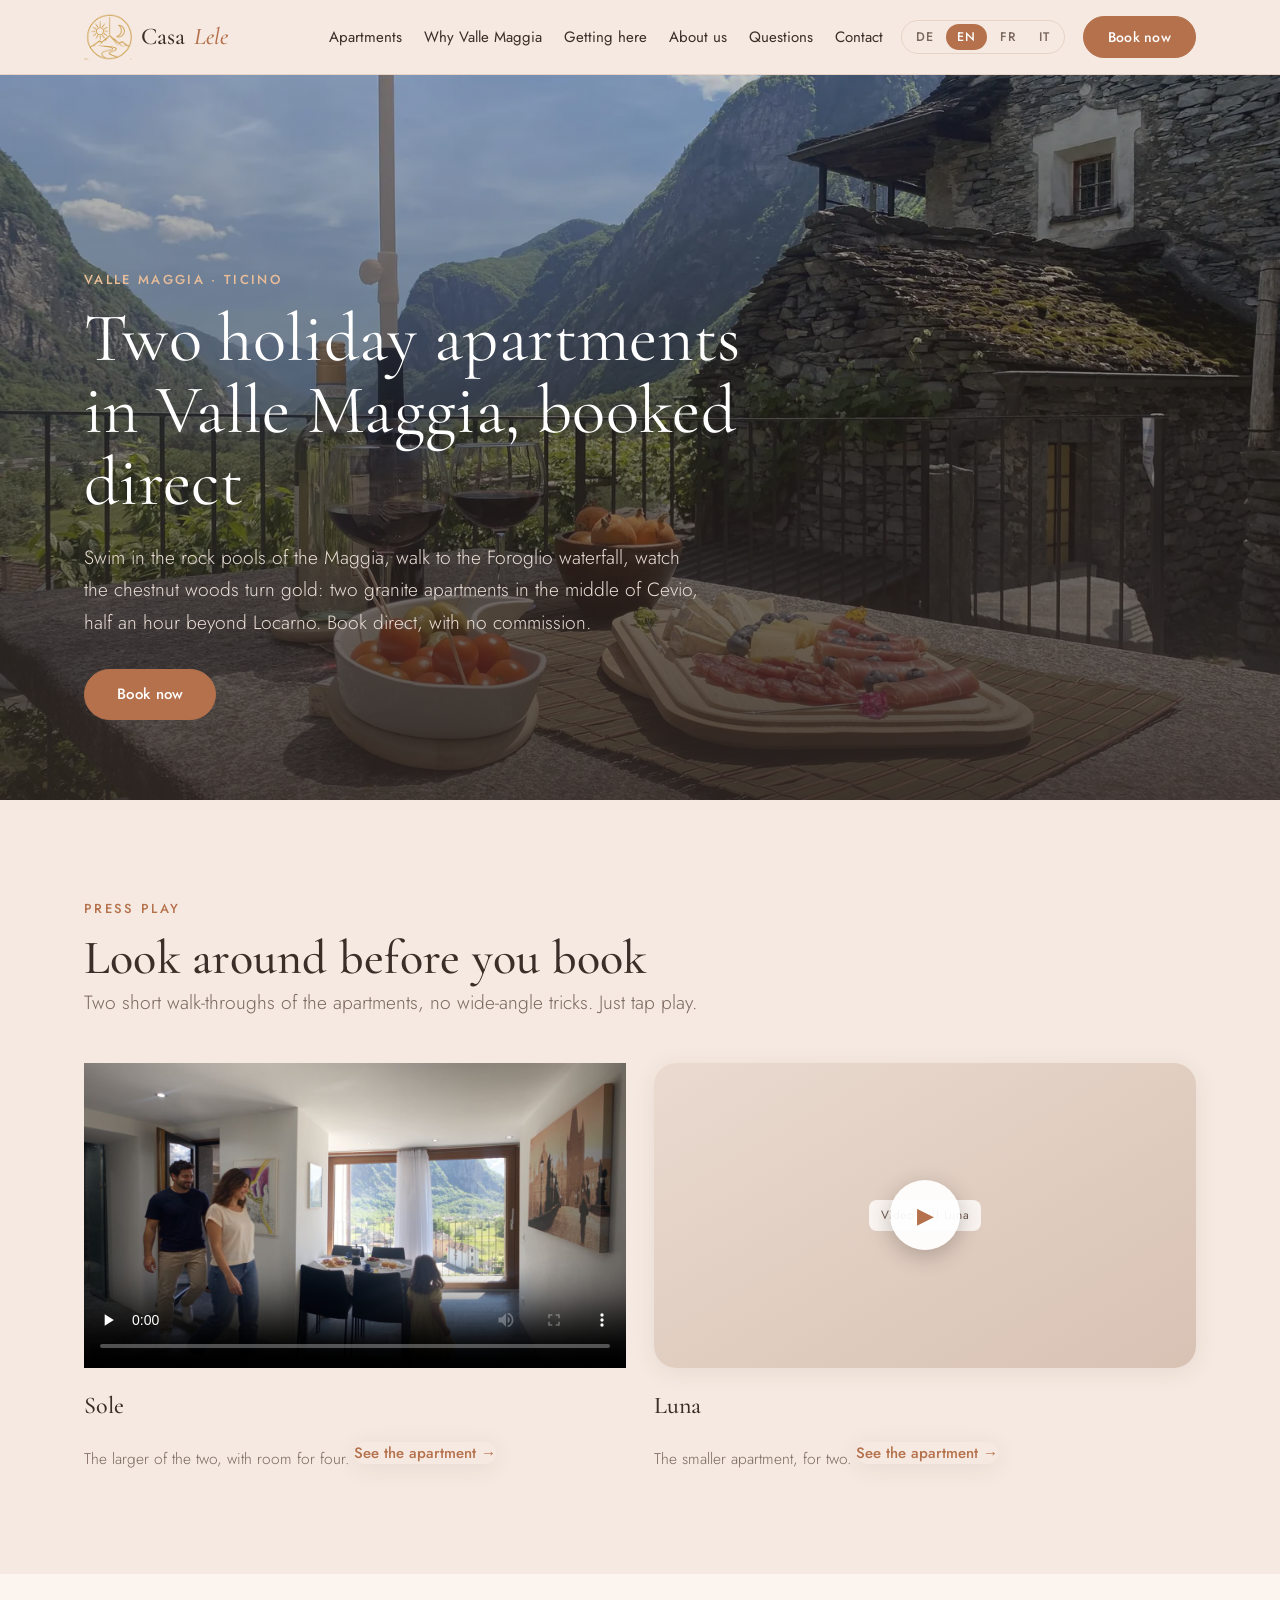
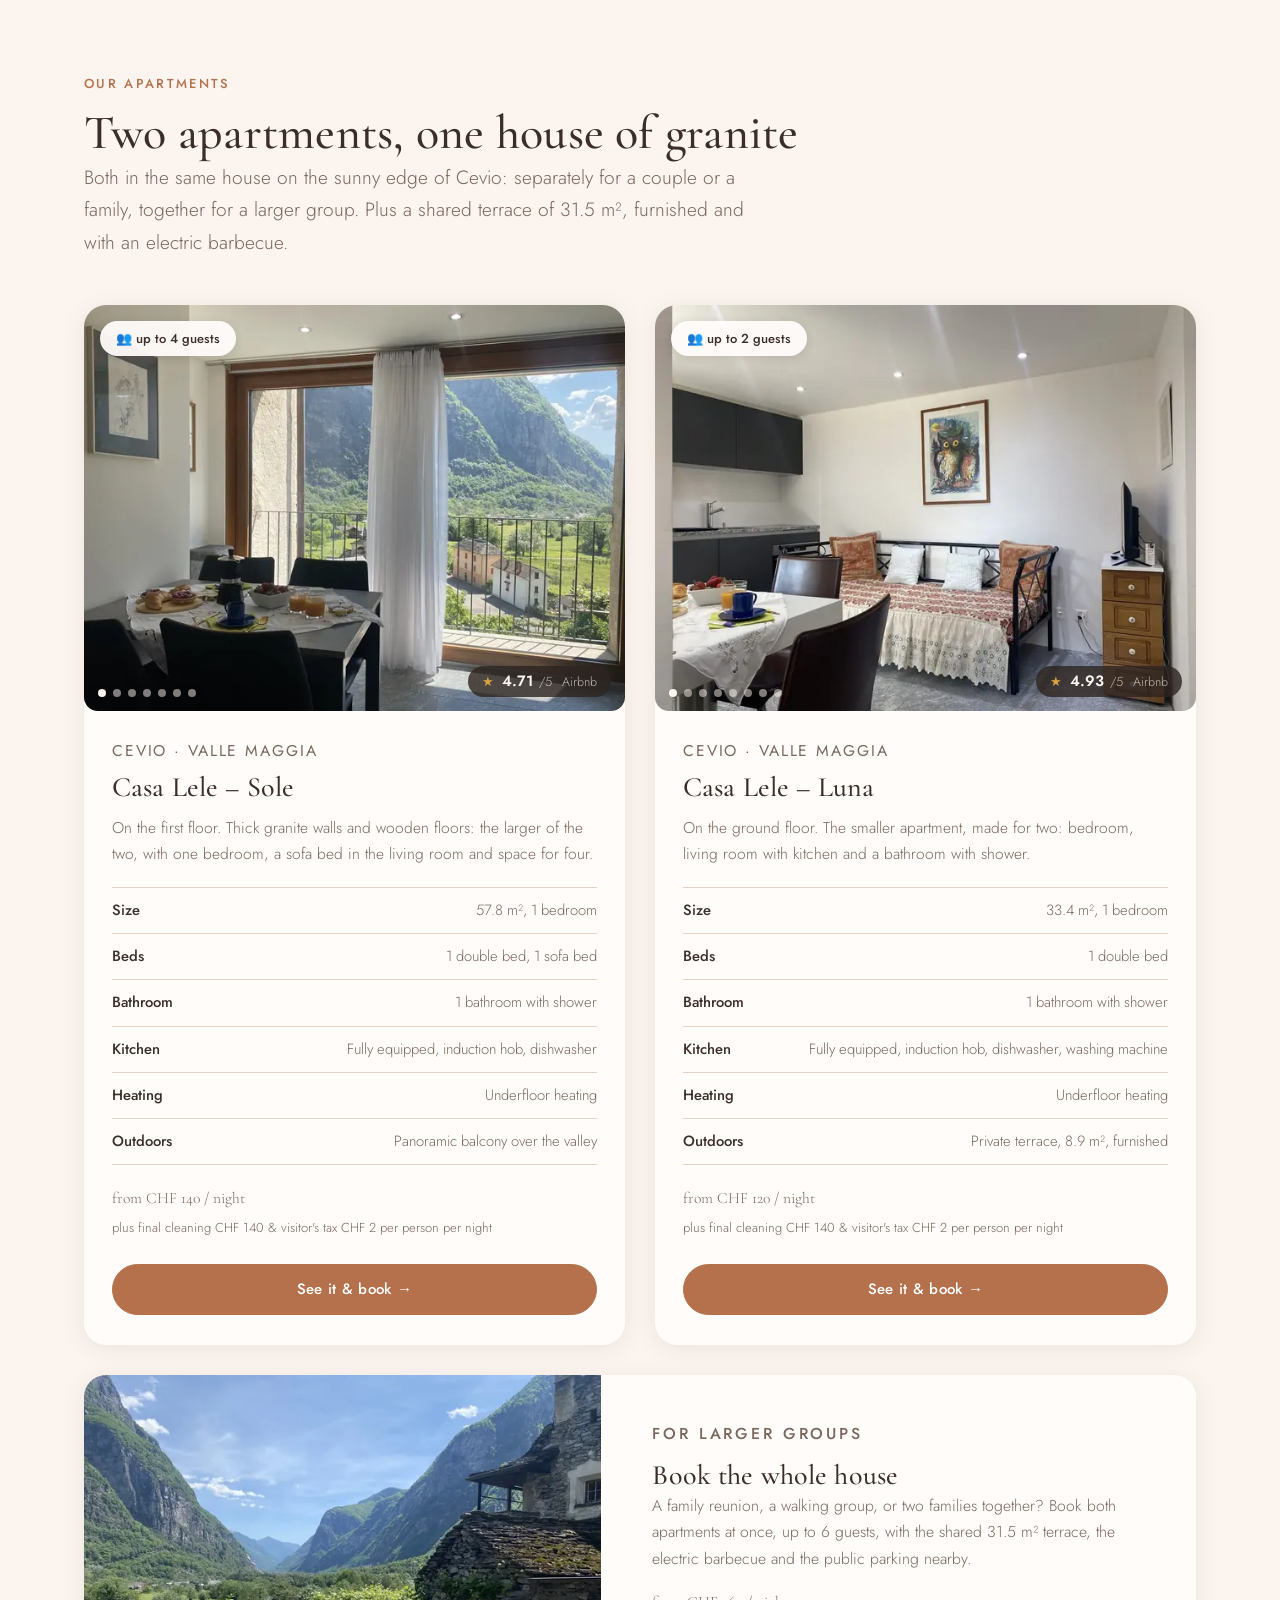
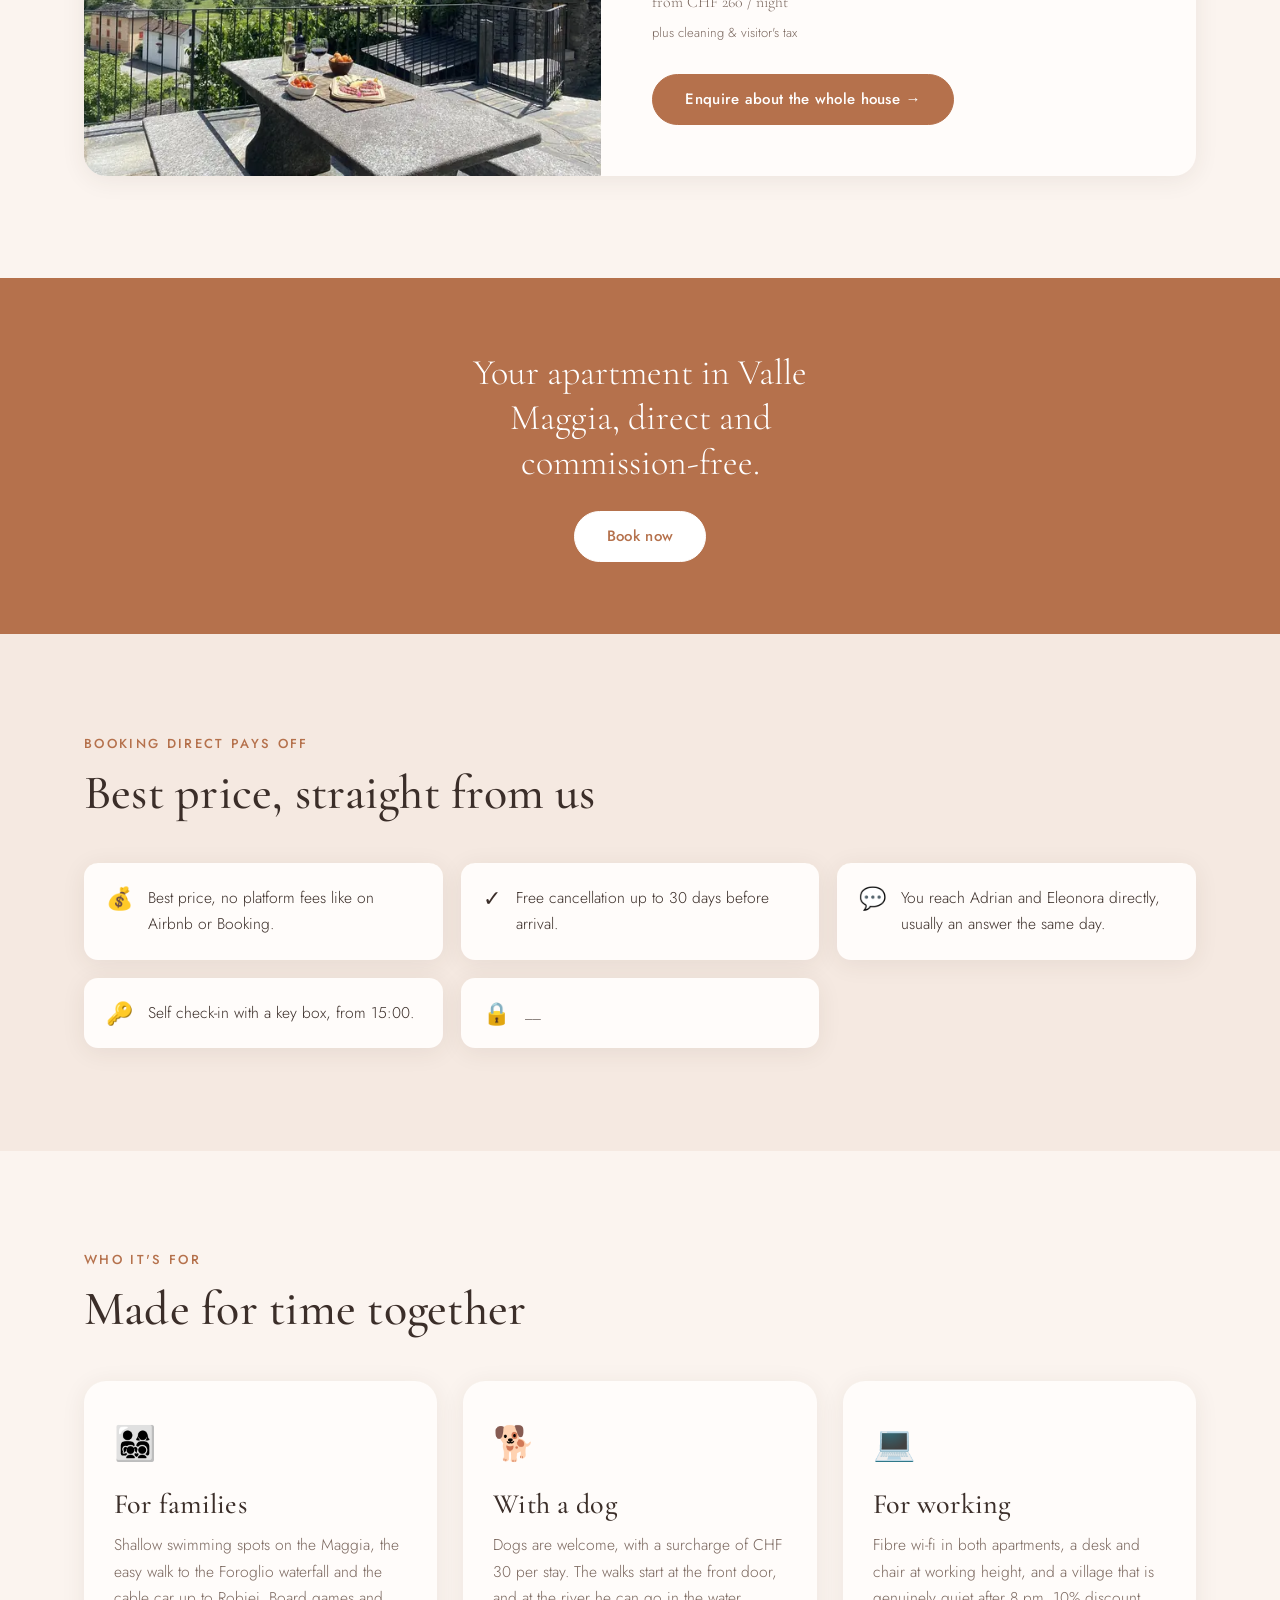
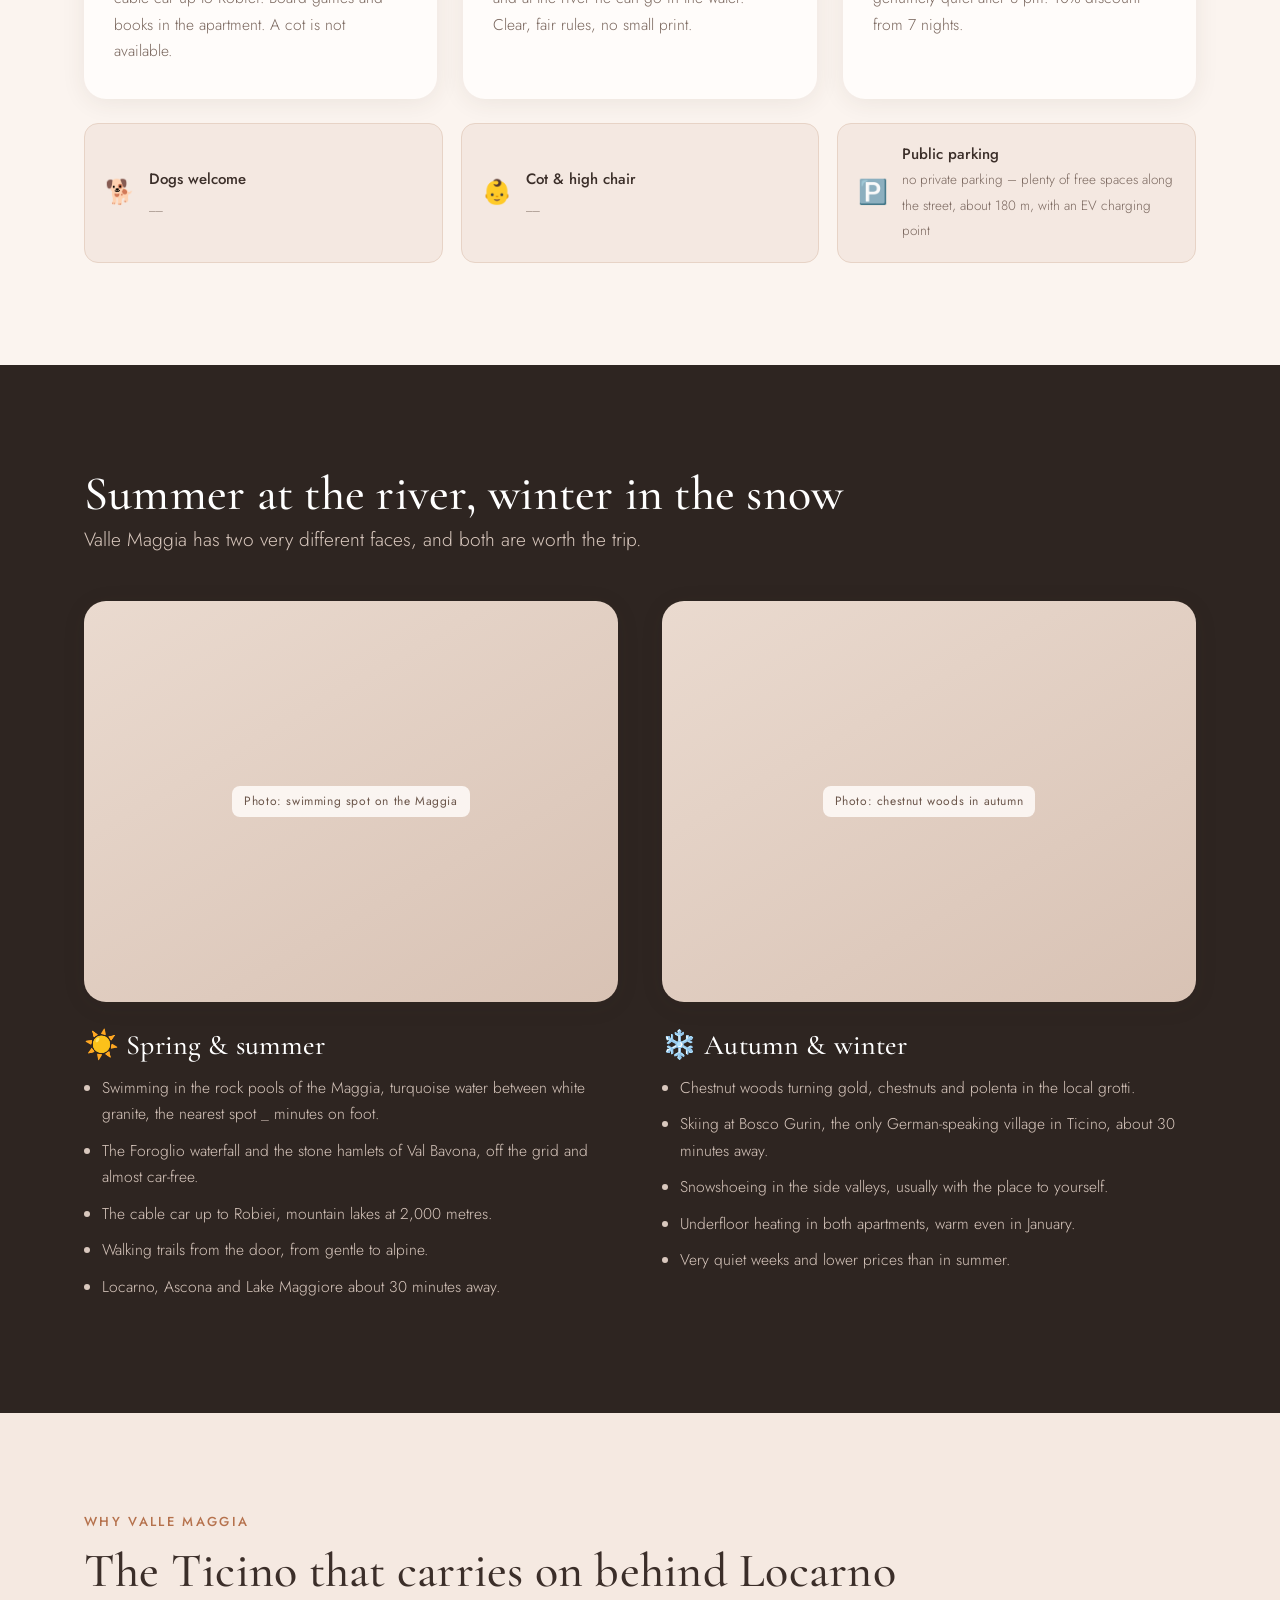
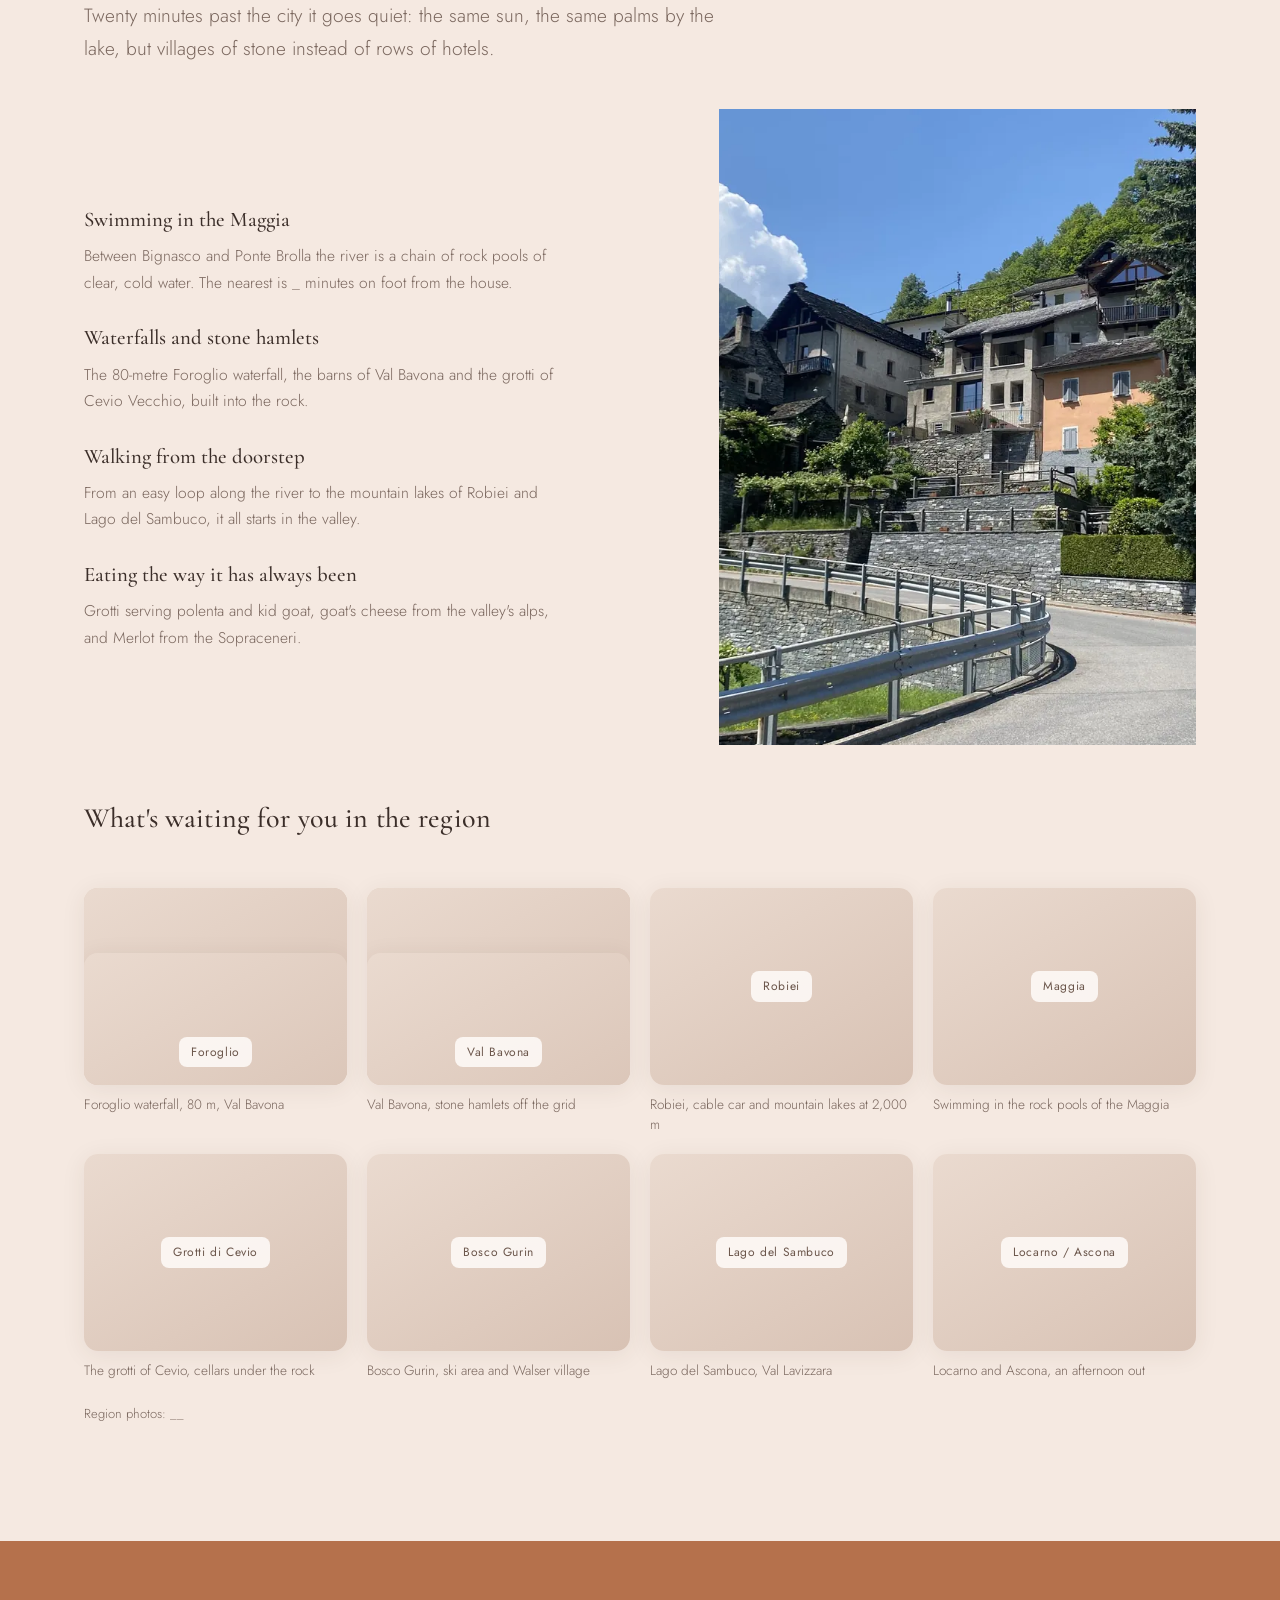
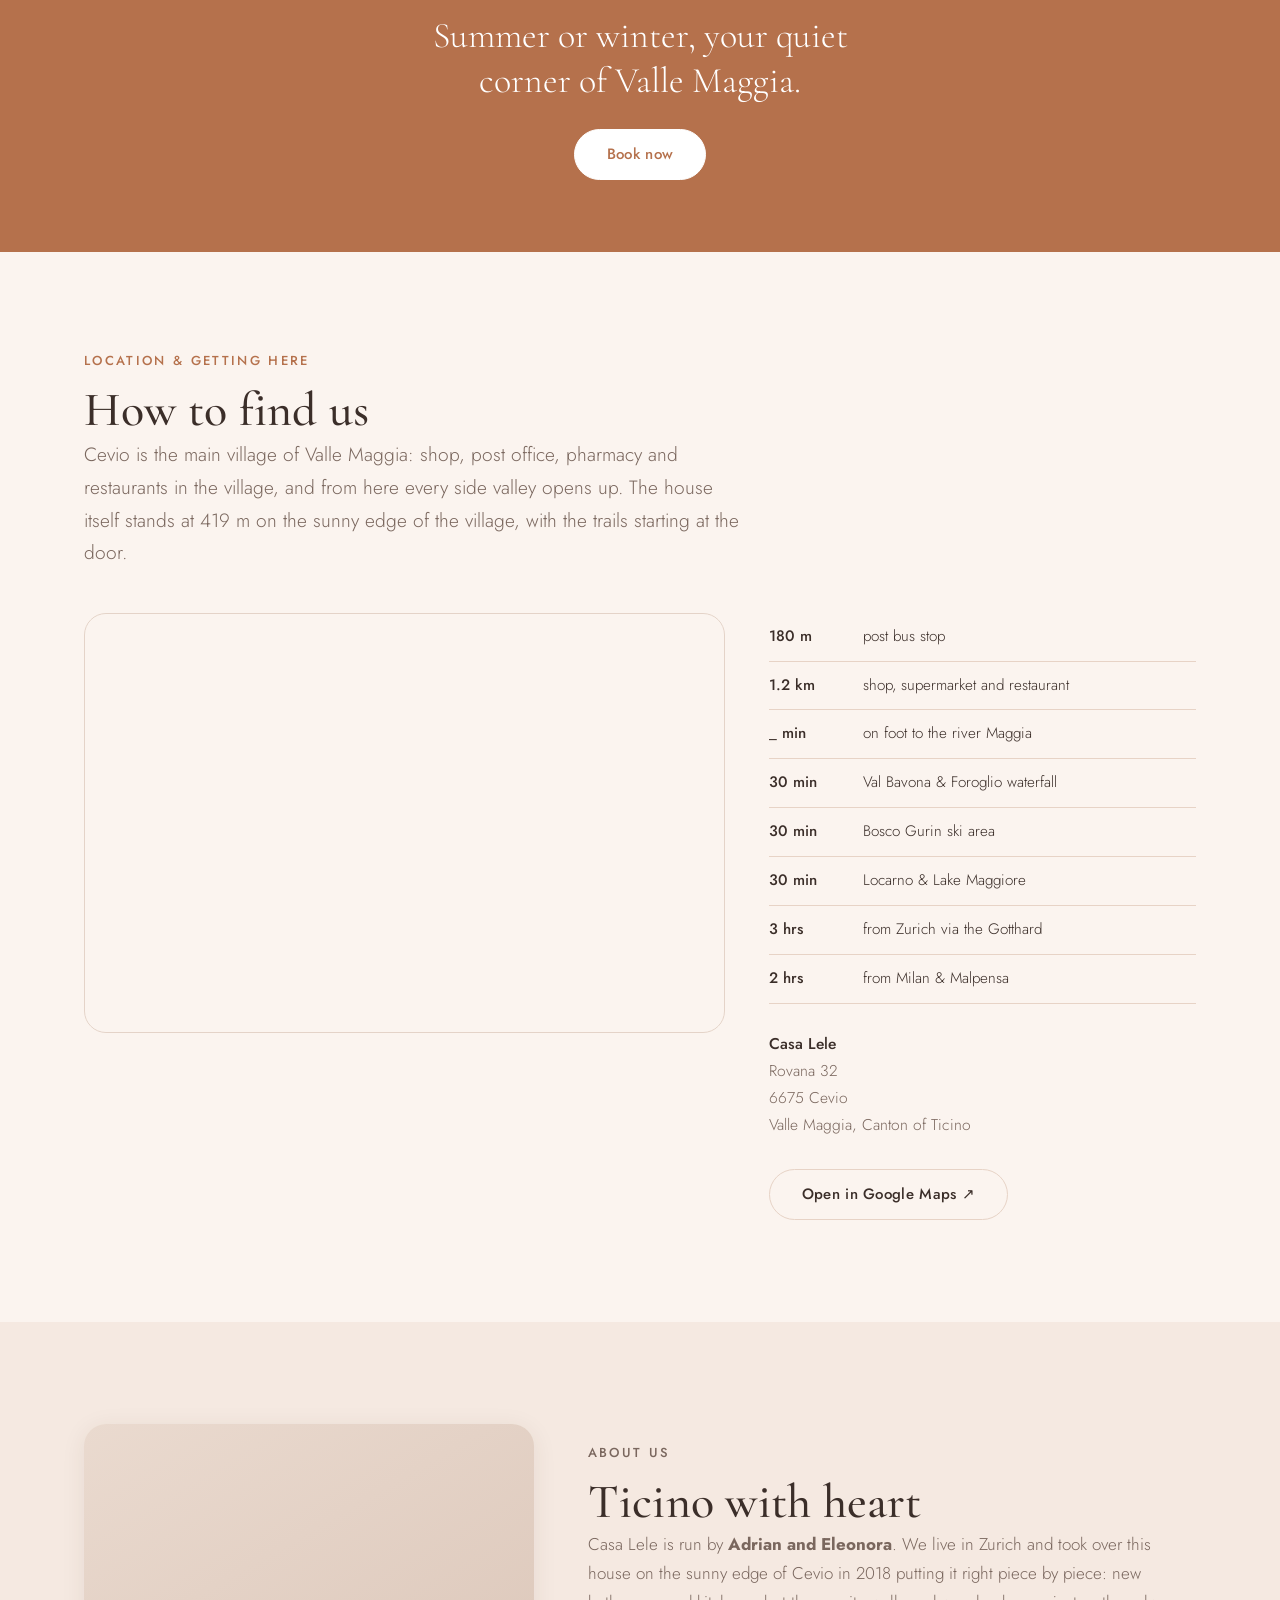
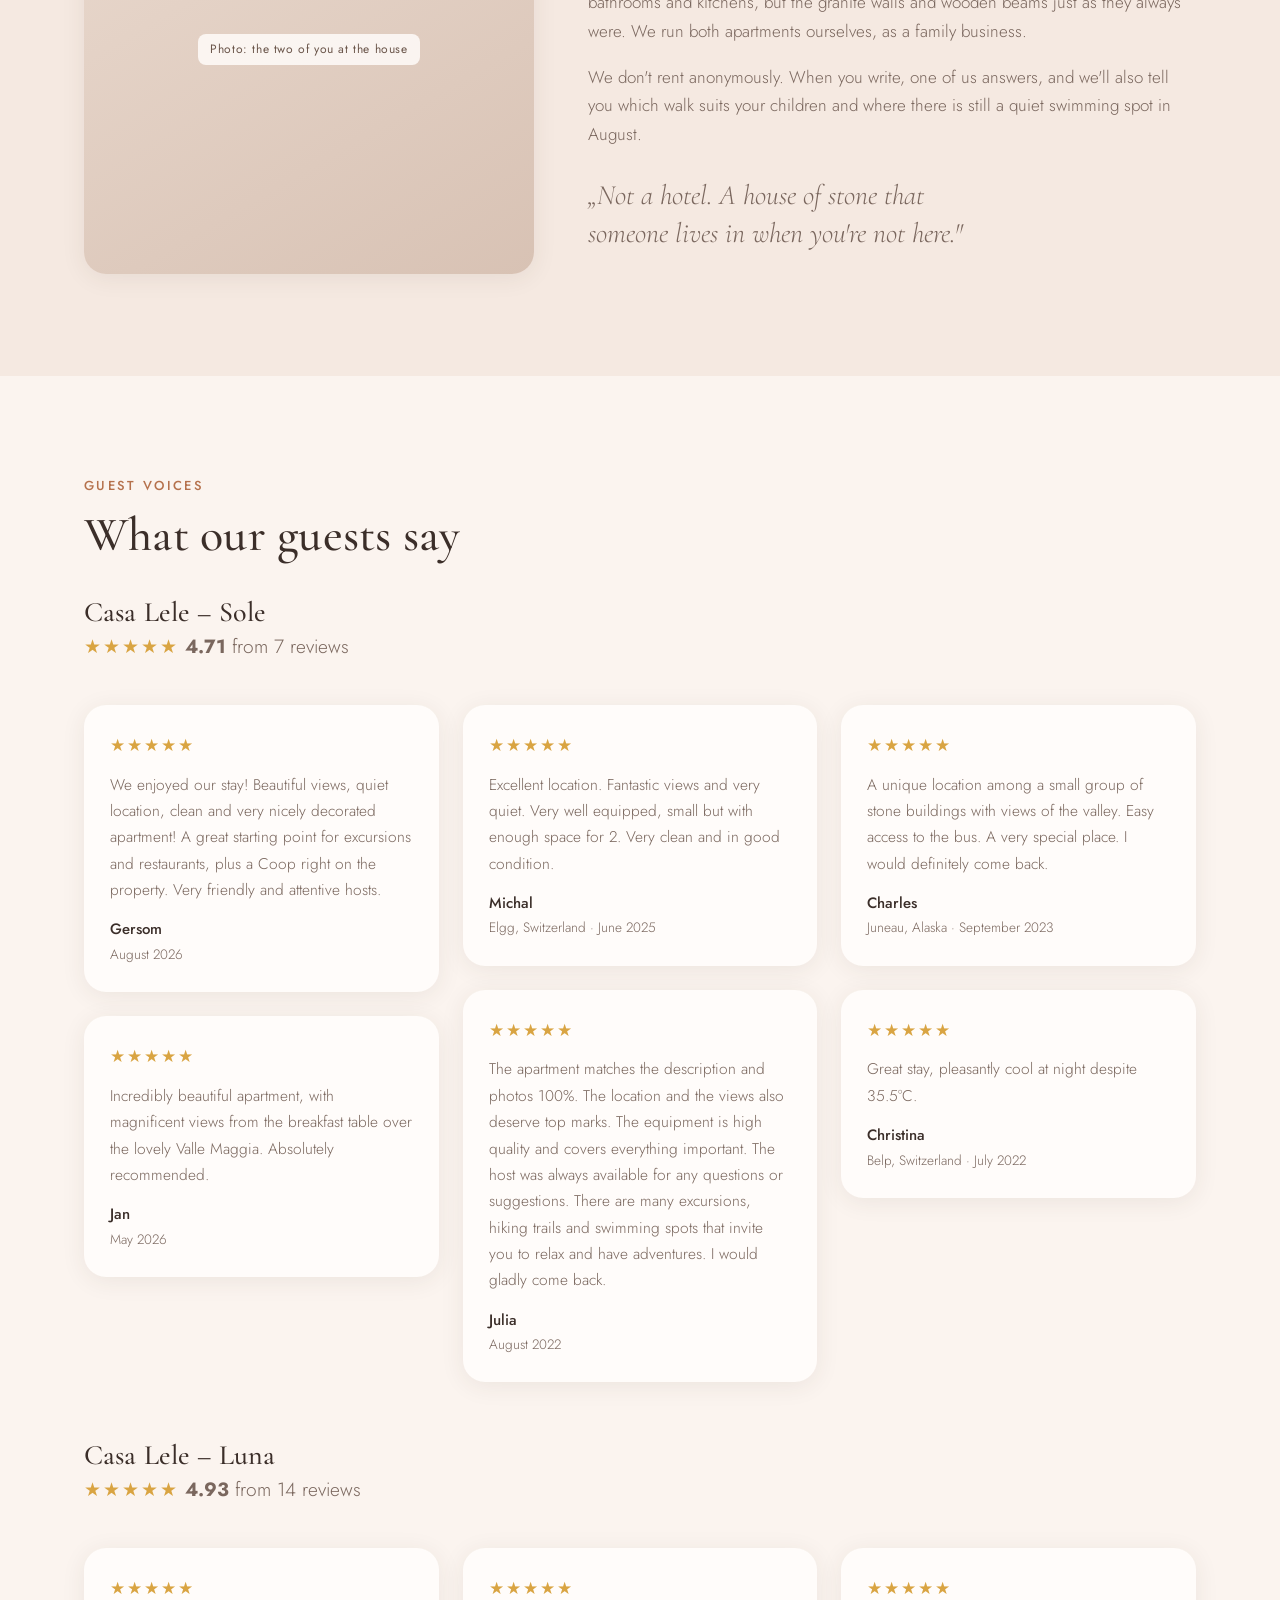
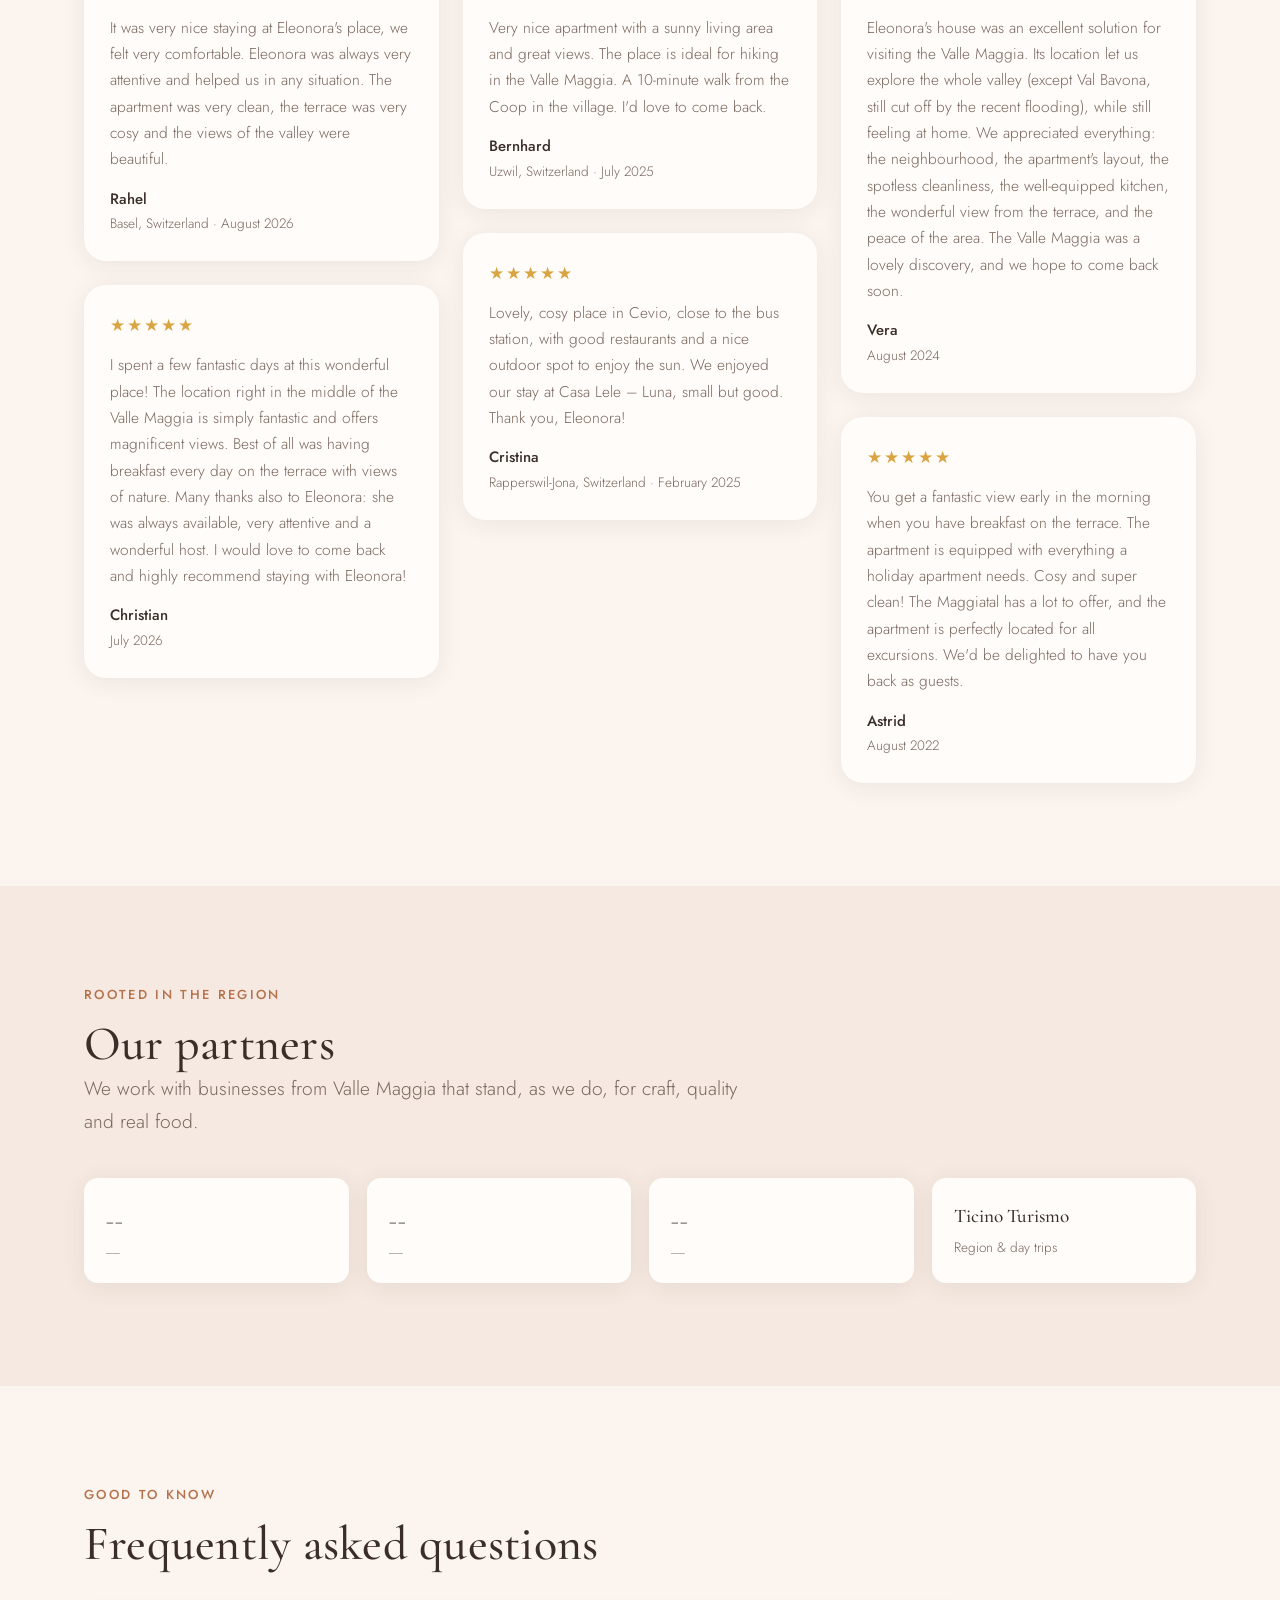
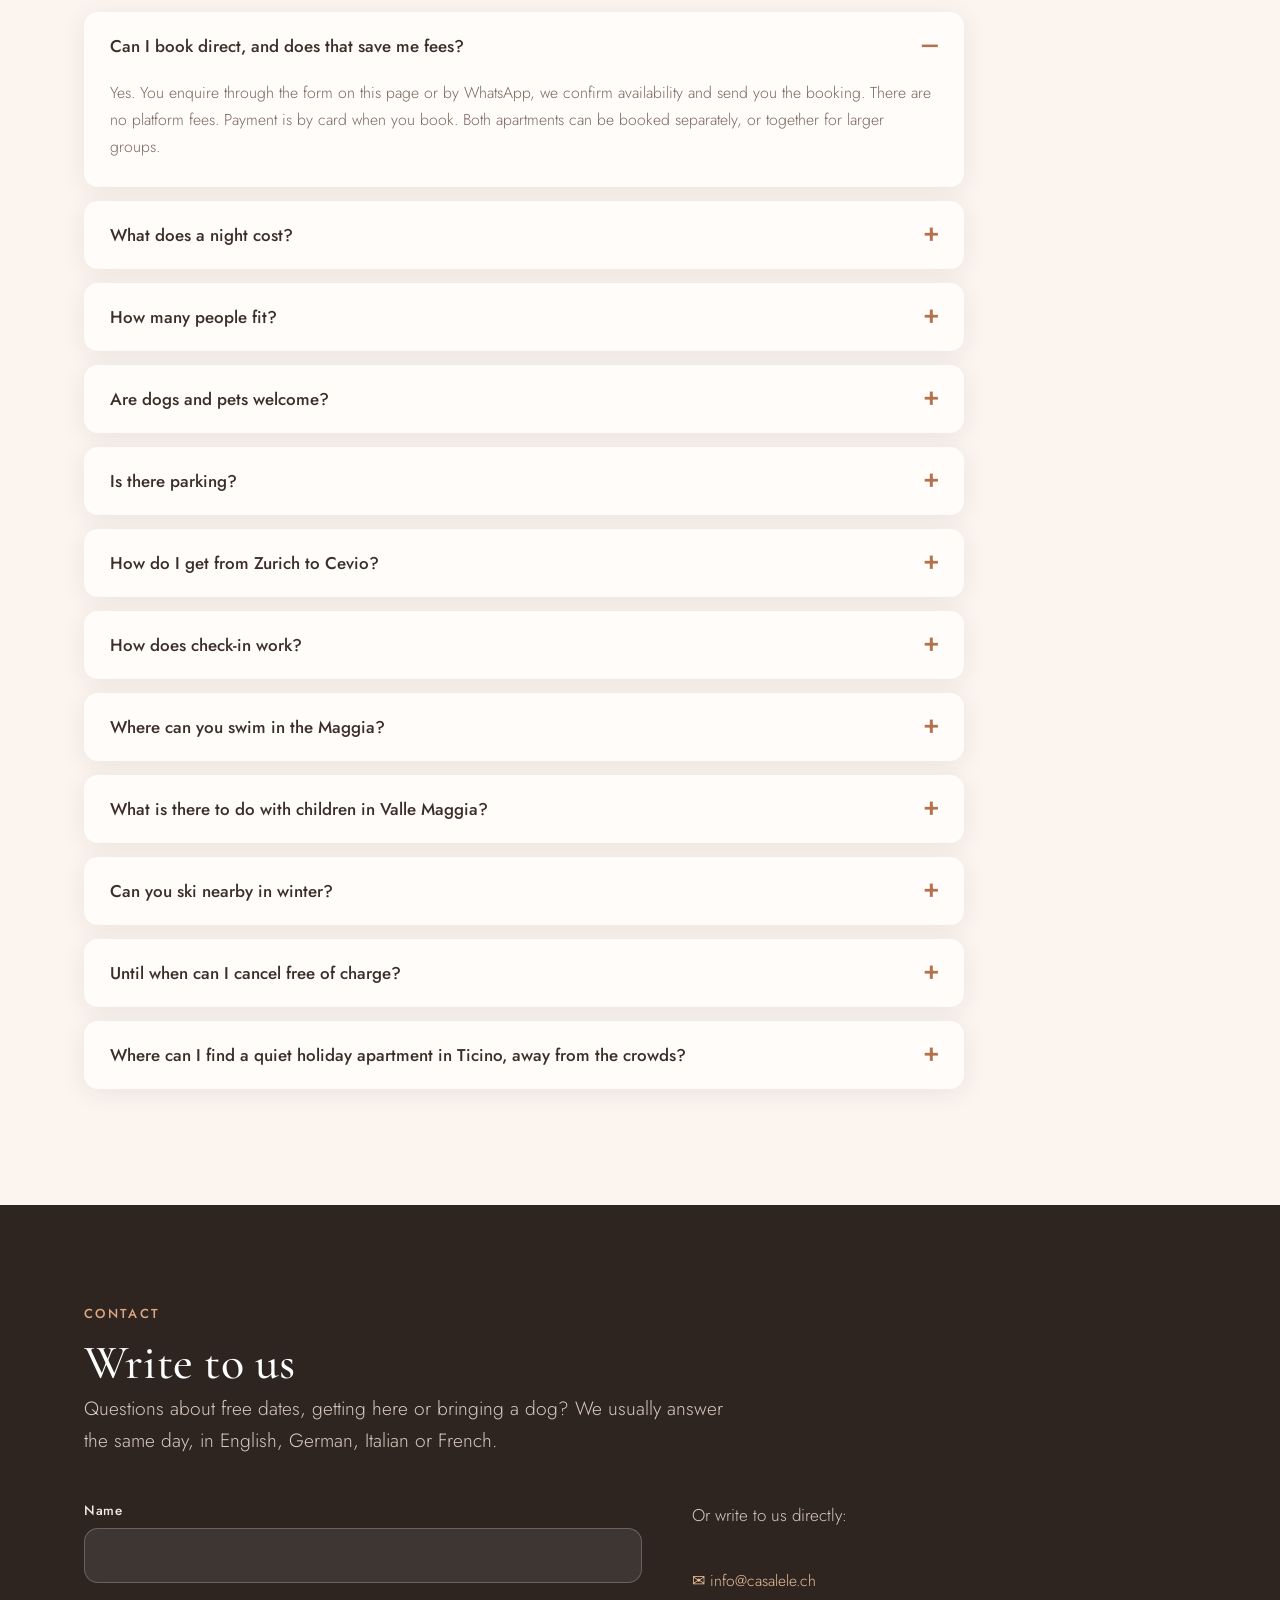
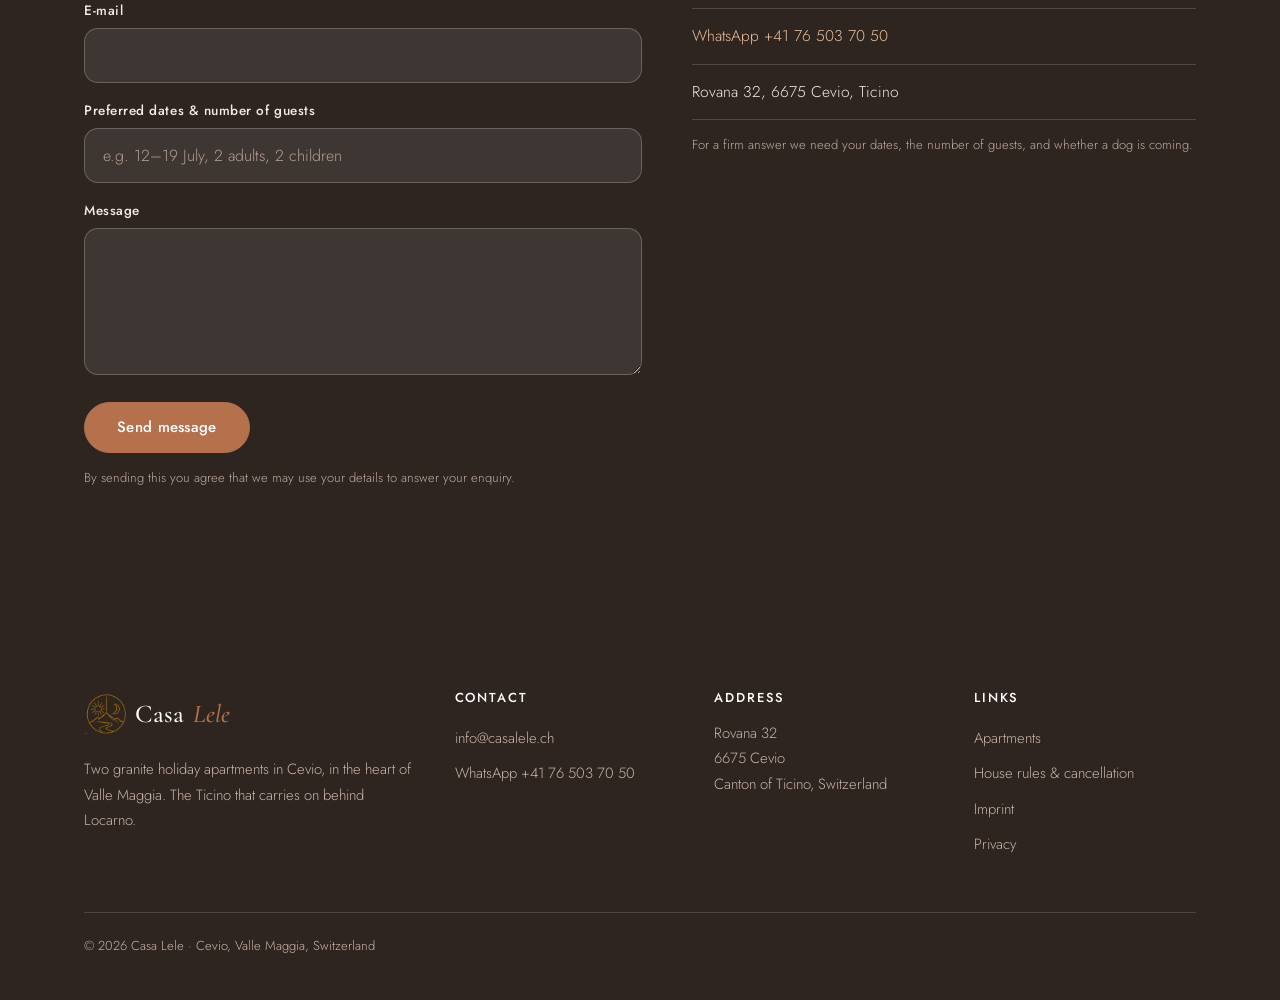
<file: en.html>
<!doctype html>
<html lang="en">
<head>
<meta charset="utf-8">
<meta name="viewport" content="width=device-width, initial-scale=1">
<!-- GENERADO AUTOMATICAMENTE por build.py — no editar a mano.
     Textos: i18n/de.json, en.json, fr.json, it.json
     Datos:  data.json
     Estilo: style.css -->
<title>Holiday apartments in Valle Maggia – Casa Lele | Cevio, Ticino</title>
<meta name="description" content="Two holiday apartments in Cevio, Valle Maggia, Ticino. Swim in the river Maggia, waterfalls, chestnut woods. Book direct, no commission.">
<meta name="robots" content="index, follow">
<link rel="canonical" href="https://casalele.ch/en.html">
<link rel="alternate" hreflang="de-CH" href="https://casalele.ch/">
<link rel="alternate" hreflang="en" href="https://casalele.ch/en.html">
<link rel="alternate" hreflang="fr-CH" href="https://casalele.ch/fr.html">
<link rel="alternate" hreflang="it-CH" href="https://casalele.ch/it.html">
<link rel="alternate" hreflang="x-default" href="https://casalele.ch/">
<meta name="theme-color" content="#f5e9e1">
<meta property="og:type" content="website">
<meta property="og:locale" content="en_GB">
<meta property="og:site_name" content="Casa Lele">
<meta property="og:title" content="Holiday apartments in Valle Maggia – Casa Lele | Cevio, Ticino">
<meta property="og:description" content="Two holiday apartments in Cevio, Valle Maggia, Ticino. Swim in the river Maggia, waterfalls, chestnut woods. Book direct, no commission.">
<meta property="og:url" content="https://casalele.ch/en.html">
<meta property="og:image" content="https://casalele.ch/fotos/terrasse-aperitivo-1600.jpg">
<meta name="twitter:card" content="summary_large_image">
<link rel="preconnect" href="https://fonts.googleapis.com">
<link rel="preconnect" href="https://fonts.gstatic.com" crossorigin>
<link href="https://fonts.googleapis.com/css2?family=Cormorant+Garamond:ital,wght@0,400;0,500;0,600;1,400&family=Jost:wght@300;400;500;600&display=swap" rel="stylesheet">
<link rel="stylesheet" href="style.css">
<link rel="icon" type="image/png" sizes="48x48" href="logo/favicon-48.png">
<link rel="apple-touch-icon" href="logo/apple-touch-icon.png">
</head>
<body>
<a class="skip" href="#main">Skip to content</a>

<header class="hdr">
  <div class="hdr__in">
    <a class="brand" style="display:inline-flex;align-items:center;gap:9px;white-space:nowrap" href="#top"><img class="brand__logo" src="logo/emblema-220.png" srcset="logo/emblema-220.png 220w, logo/emblema-440.png 440w" sizes="40px" alt="" width="220" height="220" decoding="async">Casa <em>Lele</em></a>
    <button class="burger" id="burger" aria-expanded="false" aria-controls="nav">Menu</button>
    <nav class="nav" id="nav">
      <a href="#wohnungen">Apartments</a>
      <a href="#region">Why Valle Maggia</a>
      <a href="#lage">Getting here</a>
      <a href="#ueber-uns">About us</a>
      <a href="#faq">Questions</a>
      <a href="#kontakt">Contact</a>
      <div class="langs"><a href="index.html" hreflang="de-CH">DE</a><a href="en.html" hreflang="en" aria-current="true">EN</a><a href="fr.html" hreflang="fr-CH">FR</a><a href="it.html" hreflang="it-CH">IT</a></div>
      <a class="btn" href="#kontakt">Book now</a>
    </nav>
    <div class="langs"><a href="index.html" hreflang="de-CH">DE</a><a href="en.html" hreflang="en" aria-current="true">EN</a><a href="fr.html" hreflang="fr-CH">FR</a><a href="it.html" hreflang="it-CH">IT</a></div>
    <a class="btn" href="#kontakt">Book now</a>
  </div>
</header>

<main id="main">

<section class="hero" id="top">
  <div class="hero__media">
    <!-- FOTO PRINCIPAL. Minimo 2400 px de ancho. -->
    <picture><source type="image/webp" srcset="fotos/terrasse-aperitivo-640.webp 640w, fotos/terrasse-aperitivo-1024.webp 1024w, fotos/terrasse-aperitivo-1600.webp 1600w, fotos/terrasse-aperitivo-2400.webp 2400w" sizes="100vw"><img class="ph" src="fotos/terrasse-aperitivo-2400.jpg" srcset="fotos/terrasse-aperitivo-640.jpg 640w, fotos/terrasse-aperitivo-1024.jpg 1024w, fotos/terrasse-aperitivo-1600.jpg 1600w, fotos/terrasse-aperitivo-2400.jpg 2400w" sizes="100vw" alt="Drinks on the shared terrace at Casa Lele, looking down Valle Maggia" width="2400" height="1800" loading="eager" fetchpriority="high" decoding="async"></picture>
  </div>
  <div class="hero__in">
    <p class="eyebrow">Valle Maggia · Ticino</p>
    <h1>Two holiday apartments in Valle Maggia, booked direct</h1>
    <p class="hero__p">Swim in the rock pools of the Maggia, walk to the Foroglio waterfall, watch the chestnut woods turn gold: two granite apartments in the middle of Cevio, half an hour beyond Locarno. Book direct, with no commission.</p>
    <div class="btns"><a class="btn" href="#wohnungen">Book now</a></div>
  </div>
</section>

<section class="sec">
  <div class="wrap">
    <p class="eyebrow">Press play</p>
    <h2>Look around before you book</h2>
    <p class="lede">Two short walk-throughs of the apartments, no wide-angle tricks. Just tap play.</p>
    <div class="tour">
      <figure><video class="ph r16x9" controls preload="none" playsinline poster="video/sole-video-poster.jpg" aria-label="A look inside the Sole apartment"><source src="video/sole-video-720.mp4" type="video/mp4"></video>
        <figcaption><b>Sole</b>The larger of the two, with room for four.
          <a class="arrow" href="#wohnung-1">See the apartment →</a></figcaption>
      </figure>
      <figure>
        <a href="#">
          <div class="ph r16x9"><span>Video still Luna</span></div>
          <div class="play"><span>▶</span></div>
        </a>
        <figcaption><b>Luna</b>The smaller apartment, for two.
          <a class="arrow" href="#wohnung-2">See the apartment →</a></figcaption>
      </figure>
    </div>
  </div>
</section>

<section class="sec sec--lt" id="wohnungen">
  <div class="wrap">
    <p class="eyebrow">Our apartments</p>
    <h2>Two apartments, one house of granite</h2>
    <p class="lede">Both in the same house on the sunny edge of Cevio: separately for a couple or a family, together for a larger group. Plus a shared terrace of 31.5 m², furnished and with an electric barbecue.</p>
    <div class="flats">
      <article class="flat" id="wohnung-1">
        <div class="flat__img">
          <div class="slider" data-slider><div class="slide is-on"><picture><source type="image/webp" srcset="fotos/sole-essplatz-balkon-640.webp 640w, fotos/sole-essplatz-balkon-1024.webp 1024w, fotos/sole-essplatz-balkon-1600.webp 1600w" sizes="(max-width:860px) 100vw, 46vw"><img class="ph r4x3" src="fotos/sole-essplatz-balkon-1600.jpg" srcset="fotos/sole-essplatz-balkon-640.jpg 640w, fotos/sole-essplatz-balkon-1024.jpg 1024w, fotos/sole-essplatz-balkon-1600.jpg 1600w" sizes="(max-width:860px) 100vw, 46vw" alt="Dining table by the balcony with a view over the valley, Casa Lele – Sole" width="1600" height="1200" loading="lazy" decoding="async"></picture></div><div class="slide"><picture><source type="image/webp" srcset="fotos/sole-wohnraum-640.webp 640w, fotos/sole-wohnraum-1024.webp 1024w, fotos/sole-wohnraum-1600.webp 1600w" sizes="(max-width:700px) 100vw, 300px"><img class="ph r4x3" src="fotos/sole-wohnraum-1600.jpg" srcset="fotos/sole-wohnraum-640.jpg 640w, fotos/sole-wohnraum-1024.jpg 1024w, fotos/sole-wohnraum-1600.jpg 1600w" sizes="(max-width:700px) 100vw, 300px" alt="Living room with sofa bed and armchair" width="1600" height="1200" loading="lazy" decoding="async"></picture></div><div class="slide"><picture><source type="image/webp" srcset="fotos/sole-wohnbereich-640.webp 640w, fotos/sole-wohnbereich-1024.webp 1024w, fotos/sole-wohnbereich-1600.webp 1600w" sizes="(max-width:700px) 100vw, 300px"><img class="ph r4x3" src="fotos/sole-wohnbereich-1600.jpg" srcset="fotos/sole-wohnbereich-640.jpg 640w, fotos/sole-wohnbereich-1024.jpg 1024w, fotos/sole-wohnbereich-1600.jpg 1600w" sizes="(max-width:700px) 100vw, 300px" alt="Living area with the balcony door" width="1600" height="1200" loading="lazy" decoding="async"></picture></div><div class="slide"><picture><source type="image/webp" srcset="fotos/sole-kueche-640.webp 640w, fotos/sole-kueche-1001.webp 1001w" sizes="(max-width:700px) 100vw, 300px"><img class="ph r4x3" src="fotos/sole-kueche-1001.jpg" srcset="fotos/sole-kueche-640.jpg 640w, fotos/sole-kueche-1001.jpg 1001w" sizes="(max-width:700px) 100vw, 300px" alt="Kitchen with induction hob and oven" width="1001" height="667" loading="lazy" decoding="async"></picture></div><div class="slide"><picture><source type="image/webp" srcset="fotos/sole-schlafzimmer-640.webp 640w, fotos/sole-schlafzimmer-1024.webp 1024w, fotos/sole-schlafzimmer-1600.webp 1600w" sizes="(max-width:700px) 100vw, 300px"><img class="ph r4x3" src="fotos/sole-schlafzimmer-1600.jpg" srcset="fotos/sole-schlafzimmer-640.jpg 640w, fotos/sole-schlafzimmer-1024.jpg 1024w, fotos/sole-schlafzimmer-1600.jpg 1600w" sizes="(max-width:700px) 100vw, 300px" alt="Bedroom with double bed" width="1600" height="1200" loading="lazy" decoding="async"></picture></div><div class="slide"><picture><source type="image/webp" srcset="fotos/sole-schlafzimmer-2-640.webp 640w, fotos/sole-schlafzimmer-2-1024.webp 1024w, fotos/sole-schlafzimmer-2-1600.webp 1600w" sizes="(max-width:700px) 100vw, 300px"><img class="ph r4x3" src="fotos/sole-schlafzimmer-2-1600.jpg" srcset="fotos/sole-schlafzimmer-2-640.jpg 640w, fotos/sole-schlafzimmer-2-1024.jpg 1024w, fotos/sole-schlafzimmer-2-1600.jpg 1600w" sizes="(max-width:700px) 100vw, 300px" alt="Bedroom with direct access to the bathroom" width="1600" height="1200" loading="lazy" decoding="async"></picture></div><div class="slide"><picture><source type="image/webp" srcset="fotos/sole-bad-640.webp 640w, fotos/sole-bad-1024.webp 1024w, fotos/sole-bad-1600.webp 1600w" sizes="(max-width:700px) 100vw, 300px"><img class="ph r4x3" src="fotos/sole-bad-1600.jpg" srcset="fotos/sole-bad-640.jpg 640w, fotos/sole-bad-1024.jpg 1024w, fotos/sole-bad-1600.jpg 1600w" sizes="(max-width:700px) 100vw, 300px" alt="Bathroom with shower" width="1600" height="1200" loading="lazy" decoding="async"></picture></div><div class="slider__dots"><button type="button" aria-label="1"></button><button type="button" aria-label="2"></button><button type="button" aria-label="3"></button><button type="button" aria-label="4"></button><button type="button" aria-label="5"></button><button type="button" aria-label="6"></button><button type="button" aria-label="7"></button></div></div><p class="flat__rating"><i class="stars" aria-hidden="true">★</i><b>4.71</b><span>/5</span><em>Airbnb</em></p>
          <span class="badge">👥 up to 4 guests</span>
        </div>
        <div class="flat__body">
          <p class="flat__place">Cevio · Valle Maggia</p>
          <h3>Casa Lele – Sole</h3>
          <p>On the first floor. Thick granite walls and wooden floors: the larger of the two, with one bedroom, a sofa bed in the living room and space for four.</p>
          <ul class="specs">
            <li><b>Size</b><span>57.8 m², 1 bedroom</span></li>
            <li><b>Beds</b><span>1 double bed, 1 sofa bed</span></li>
            <li><b>Bathroom</b><span>1 bathroom with shower</span></li>
            <li><b>Kitchen</b><span>Fully equipped, induction hob, dishwasher</span></li>
            <li><b>Heating</b><span>Underfloor heating</span></li>
            <li><b>Outdoors</b><span>Panoramic balcony over the valley</span></li>
          </ul>
          <p class="price">from CHF 140 / night
            <small>plus final cleaning CHF 140 & visitor's tax CHF 2 per person per night</small></p>
          <a class="btn" href="#kontakt">See it & book →</a>
        </div>
      </article>
      <article class="flat" id="wohnung-2">
        <div class="flat__img">
          <div class="slider" data-slider><div class="slide is-on"><picture><source type="image/webp" srcset="fotos/luna-wohnraum-640.webp 640w, fotos/luna-wohnraum-1024.webp 1024w, fotos/luna-wohnraum-1600.webp 1600w" sizes="(max-width:860px) 100vw, 46vw"><img class="ph r4x3" src="fotos/luna-wohnraum-1600.jpg" srcset="fotos/luna-wohnraum-640.jpg 640w, fotos/luna-wohnraum-1024.jpg 1024w, fotos/luna-wohnraum-1600.jpg 1600w" sizes="(max-width:860px) 100vw, 46vw" alt="Living room with kitchen, Casa Lele – Luna" width="1600" height="1200" loading="lazy" decoding="async"></picture></div><div class="slide"><picture><source type="image/webp" srcset="fotos/luna-essplatz-640.webp 640w, fotos/luna-essplatz-1024.webp 1024w, fotos/luna-essplatz-1600.webp 1600w" sizes="(max-width:700px) 100vw, 300px"><img class="ph r4x3" src="fotos/luna-essplatz-1600.jpg" srcset="fotos/luna-essplatz-640.jpg 640w, fotos/luna-essplatz-1024.jpg 1024w, fotos/luna-essplatz-1600.jpg 1600w" sizes="(max-width:700px) 100vw, 300px" alt="Living room with dining table and sofa bed" width="1600" height="1200" loading="lazy" decoding="async"></picture></div><div class="slide"><picture><source type="image/webp" srcset="fotos/luna-kueche-640.webp 640w, fotos/luna-kueche-1024.webp 1024w, fotos/luna-kueche-1600.webp 1600w" sizes="(max-width:700px) 100vw, 300px"><img class="ph r4x3" src="fotos/luna-kueche-1600.jpg" srcset="fotos/luna-kueche-640.jpg 640w, fotos/luna-kueche-1024.jpg 1024w, fotos/luna-kueche-1600.jpg 1600w" sizes="(max-width:700px) 100vw, 300px" alt="Kitchen with induction hob, fridge and dining table" width="1600" height="1200" loading="lazy" decoding="async"></picture></div><div class="slide"><picture><source type="image/webp" srcset="fotos/luna-fruehstueck-640.webp 640w, fotos/luna-fruehstueck-1024.webp 1024w, fotos/luna-fruehstueck-1600.webp 1600w" sizes="(max-width:700px) 100vw, 300px"><img class="ph r4x3" src="fotos/luna-fruehstueck-1600.jpg" srcset="fotos/luna-fruehstueck-640.jpg 640w, fotos/luna-fruehstueck-1024.jpg 1024w, fotos/luna-fruehstueck-1600.jpg 1600w" sizes="(max-width:700px) 100vw, 300px" alt="Breakfast with the terrace door open" width="1600" height="1200" loading="lazy" decoding="async"></picture></div><div class="slide"><picture><source type="image/webp" srcset="fotos/luna-schlafzimmer-640.webp 640w, fotos/luna-schlafzimmer-1024.webp 1024w, fotos/luna-schlafzimmer-1600.webp 1600w" sizes="(max-width:700px) 100vw, 300px"><img class="ph r4x3" src="fotos/luna-schlafzimmer-1600.jpg" srcset="fotos/luna-schlafzimmer-640.jpg 640w, fotos/luna-schlafzimmer-1024.jpg 1024w, fotos/luna-schlafzimmer-1600.jpg 1600w" sizes="(max-width:700px) 100vw, 300px" alt="Bedroom with double bed" width="1600" height="1200" loading="lazy" decoding="async"></picture></div><div class="slide"><picture><source type="image/webp" srcset="fotos/luna-bad-640.webp 640w, fotos/luna-bad-1000.webp 1000w" sizes="(max-width:700px) 100vw, 300px"><img class="ph r4x3" src="fotos/luna-bad-1000.jpg" srcset="fotos/luna-bad-640.jpg 640w, fotos/luna-bad-1000.jpg 1000w" sizes="(max-width:700px) 100vw, 300px" alt="Bathroom with shower" width="1000" height="665" loading="lazy" decoding="async"></picture></div><div class="slide"><picture><source type="image/webp" srcset="fotos/luna-terrasse-640.webp 640w, fotos/luna-terrasse-1024.webp 1024w, fotos/luna-terrasse-1600.webp 1600w" sizes="(max-width:700px) 100vw, 300px"><img class="ph r4x3" src="fotos/luna-terrasse-1600.jpg" srcset="fotos/luna-terrasse-640.jpg 640w, fotos/luna-terrasse-1024.jpg 1024w, fotos/luna-terrasse-1600.jpg 1600w" sizes="(max-width:700px) 100vw, 300px" alt="Private terrace, 8.9 m², furnished" width="1600" height="1200" loading="lazy" decoding="async"></picture></div><div class="slide"><picture><source type="image/webp" srcset="fotos/valle-maggia-blick-640.webp 640w, fotos/valle-maggia-blick-1024.webp 1024w, fotos/valle-maggia-blick-1600.webp 1600w, fotos/valle-maggia-blick-2400.webp 2400w" sizes="(max-width:700px) 100vw, 300px"><img class="ph r4x3" src="fotos/valle-maggia-blick-2400.jpg" srcset="fotos/valle-maggia-blick-640.jpg 640w, fotos/valle-maggia-blick-1024.jpg 1024w, fotos/valle-maggia-blick-1600.jpg 1600w, fotos/valle-maggia-blick-2400.jpg 2400w" sizes="(max-width:700px) 100vw, 300px" alt="View over Valle Maggia from the terrace" width="2400" height="1800" loading="lazy" decoding="async"></picture></div><div class="slider__dots"><button type="button" aria-label="1"></button><button type="button" aria-label="2"></button><button type="button" aria-label="3"></button><button type="button" aria-label="4"></button><button type="button" aria-label="5"></button><button type="button" aria-label="6"></button><button type="button" aria-label="7"></button><button type="button" aria-label="8"></button></div></div><p class="flat__rating"><i class="stars" aria-hidden="true">★</i><b>4.93</b><span>/5</span><em>Airbnb</em></p>
          <span class="badge">👥 up to 2 guests</span>
        </div>
        <div class="flat__body">
          <p class="flat__place">Cevio · Valle Maggia</p>
          <h3>Casa Lele – Luna</h3>
          <p>On the ground floor. The smaller apartment, made for two: bedroom, living room with kitchen and a bathroom with shower.</p>
          <ul class="specs">
            <li><b>Size</b><span>33.4 m², 1 bedroom</span></li>
            <li><b>Beds</b><span>1 double bed</span></li>
            <li><b>Bathroom</b><span>1 bathroom with shower</span></li>
            <li><b>Kitchen</b><span>Fully equipped, induction hob, dishwasher, washing machine</span></li>
            <li><b>Heating</b><span>Underfloor heating</span></li>
            <li><b>Outdoors</b><span>Private terrace, 8.9 m², furnished</span></li>
          </ul>
          <p class="price">from CHF 120 / night
            <small>plus final cleaning CHF 140 & visitor's tax CHF 2 per person per night</small></p>
          <a class="btn" href="#kontakt">See it & book →</a>
        </div>
      </article>
    </div>
    <div class="whole" id="ganzes-haus">
      <picture><source type="image/webp" srcset="fotos/terrasse-gemeinsam-640.webp 640w, fotos/terrasse-gemeinsam-1024.webp 1024w, fotos/terrasse-gemeinsam-1600.webp 1600w" sizes="(max-width:860px) 100vw, 45vw"><img class="ph" src="fotos/terrasse-gemeinsam-1600.jpg" srcset="fotos/terrasse-gemeinsam-640.jpg 640w, fotos/terrasse-gemeinsam-1024.jpg 1024w, fotos/terrasse-gemeinsam-1600.jpg 1600w" sizes="(max-width:860px) 100vw, 45vw" alt="The shared terrace with its granite table and the view down the valley" width="1600" height="1200" loading="lazy" decoding="async"></picture>
      <div class="whole__txt">
        <p class="eyebrow">For larger groups</p>
        <h3>Book the whole house</h3>
        <p>A family reunion, a walking group, or two families together? Book both apartments at once, up to 6 guests, with the shared 31.5 m² terrace, the electric barbecue and the public parking nearby.</p>
        <p class="price">from CHF 260 / night
          <small>plus cleaning & visitor's tax</small></p>
        <div class="btns"><a class="btn" href="#kontakt">Enquire about the whole house →</a></div>
      </div>
    </div>
  
    
    
    
</div>
</section>

<div class="band">
  <p>Your apartment in Valle Maggia, direct and commission-free.</p>
  <a class="btn btn--light" href="#kontakt">Book now</a>
</div>

<section class="sec">
  <div class="wrap">
    <p class="eyebrow">Booking direct pays off</p>
    <h2>Best price, straight from us</h2>
    <ul class="perks">
      <li><span class="ico">💰</span><span>Best price, no platform fees like on Airbnb or Booking.</span></li>
      <li><span class="ico">✓</span><span>Free cancellation up to 30 days before arrival.</span></li>
      <li><span class="ico">💬</span><span>You reach Adrian and Eleonora directly, usually an answer the same day.</span></li>
      <li><span class="ico">🔑</span><span>Self check-in with a key box, from 15:00.</span></li>
      <li><span class="ico">🔒</span><span>__</span></li>
    </ul>
  </div>
</section>

<section class="sec sec--lt">
  <div class="wrap">
    <p class="eyebrow">Who it's for</p>
    <h2>Made for time together</h2>
    <div class="who">
      <article><span class="ico">👨‍👩‍👧‍👦</span><h3>For families</h3><p>Shallow swimming spots on the Maggia, the easy walk to the Foroglio waterfall and the cable car up to Robiei. Board games and books in the apartment. A cot is not available.</p></article>
      <article><span class="ico">🐕</span><h3>With a dog</h3><p>Dogs are welcome, with a surcharge of CHF 30 per stay. The walks start at the front door, and at the river he can go in the water. Clear, fair rules, no small print.</p></article>
      <article><span class="ico">💻</span><h3>For working</h3><p>Fibre wi-fi in both apartments, a desk and chair at working height, and a village that is genuinely quiet after 8 pm. 10% discount from 7 nights.</p></article>
    </div>
    <div class="notes">
      <div class="note"><span class="ico">🐕</span><span><b>Dogs welcome</b><small>__</small></span></div>
      <div class="note"><span class="ico">👶</span><span><b>Cot & high chair</b><small>__</small></span></div>
      <div class="note"><span class="ico">🅿️</span><span><b>Public parking</b><small>no private parking – plenty of free spaces along the street, about 180 m, with an EV charging point</small></span></div>
    </div>
  </div>
</section>

<section class="sec sec--dark">
  <div class="wrap">
    <h2>Summer at the river, winter in the snow</h2>
    <p class="lede">Valle Maggia has two very different faces, and both are worth the trip.</p>
    <div class="seasons">
      <div class="season">
        <div class="ph r4x3"><span>Photo: swimming spot on the Maggia</span></div>
        <h3>☀️ Spring & summer</h3>
        <ul><li>Swimming in the rock pools of the Maggia, turquoise water between white granite, the nearest spot _ minutes on foot.</li><li>The Foroglio waterfall and the stone hamlets of Val Bavona, off the grid and almost car-free.</li><li>The cable car up to Robiei, mountain lakes at 2,000 metres.</li><li>Walking trails from the door, from gentle to alpine.</li><li>Locarno, Ascona and Lake Maggiore about 30 minutes away.</li></ul>
      </div>
      <div class="season">
        <div class="ph r4x3"><span>Photo: chestnut woods in autumn</span></div>
        <h3>❄️ Autumn & winter</h3>
        <ul><li>Chestnut woods turning gold, chestnuts and polenta in the local grotti.</li><li>Skiing at Bosco Gurin, the only German-speaking village in Ticino, about 30 minutes away.</li><li>Snowshoeing in the side valleys, usually with the place to yourself.</li><li>Underfloor heating in both apartments, warm even in January.</li><li>Very quiet weeks and lower prices than in summer.</li></ul>
      </div>
    </div>
  </div>
</section>

<section class="sec" id="region">
  <div class="wrap">
    <p class="eyebrow">Why Valle Maggia</p>
    <h2>The Ticino that carries on behind Locarno</h2>
    <p class="lede">Twenty minutes past the city it goes quiet: the same sun, the same palms by the lake, but villages of stone instead of rows of hotels.</p>
    <div class="why">
      <dl>
        <dt>Swimming in the Maggia</dt><dd>Between Bignasco and Ponte Brolla the river is a chain of rock pools of clear, cold water. The nearest is _ minutes on foot from the house.</dd>
        <dt>Waterfalls and stone hamlets</dt><dd>The 80-metre Foroglio waterfall, the barns of Val Bavona and the grotti of Cevio Vecchio, built into the rock.</dd>
        <dt>Walking from the doorstep</dt><dd>From an easy loop along the river to the mountain lakes of Robiei and Lago del Sambuco, it all starts in the valley.</dd>
        <dt>Eating the way it has always been</dt><dd>Grotti serving polenta and kid goat, goat's cheese from the valley's alps, and Merlot from the Sopraceneri.</dd>
      </dl>
      <picture><source type="image/webp" srcset="fotos/haus-rovana-640.webp 640w, fotos/haus-rovana-1024.webp 1024w, fotos/haus-rovana-1200.webp 1200w" sizes="(max-width:880px) 100vw, 340px"><img class="ph r3x4" src="fotos/haus-rovana-1200.jpg" srcset="fotos/haus-rovana-640.jpg 640w, fotos/haus-rovana-1024.jpg 1024w, fotos/haus-rovana-1200.jpg 1200w" sizes="(max-width:880px) 100vw, 340px" alt="Cevio, Rovana: granite roofs above the road" width="1200" height="1600" loading="lazy" decoding="async"></picture>
    </div>
    <h3 style="margin-top:56px">What's waiting for you in the region</h3>
    <div class="gal">
      <figure><div class="ph r4x3 slides">
        <div class="ph r4x3"><span>Foroglio</span></div>
        <div class="ph r4x3"><span>Foroglio</span></div>
        <div class="ph r4x3"><span>Foroglio</span></div>
      </div><figcaption>Foroglio waterfall, 80 m, Val Bavona</figcaption></figure>
      <figure><div class="ph r4x3 slides">
        <div class="ph r4x3"><span>Val Bavona</span></div>
        <div class="ph r4x3"><span>Val Bavona</span></div>
        <div class="ph r4x3"><span>Val Bavona</span></div>
      </div><figcaption>Val Bavona, stone hamlets off the grid</figcaption></figure>
      <figure><div class="ph r4x3"><span>Robiei</span></div><figcaption>Robiei, cable car and mountain lakes at 2,000 m</figcaption></figure>
      <figure><div class="ph r4x3"><span>Maggia</span></div><figcaption>Swimming in the rock pools of the Maggia</figcaption></figure>
      <figure><div class="ph r4x3"><span>Grotti di Cevio</span></div><figcaption>The grotti of Cevio, cellars under the rock</figcaption></figure>
      <figure><div class="ph r4x3"><span>Bosco Gurin</span></div><figcaption>Bosco Gurin, ski area and Walser village</figcaption></figure>
      <figure><div class="ph r4x3"><span>Lago del Sambuco</span></div><figcaption>Lago del Sambuco, Val Lavizzara</figcaption></figure>
      <figure><div class="ph r4x3"><span>Locarno / Ascona</span></div><figcaption>Locarno and Ascona, an afternoon out</figcaption></figure>
    </div>
    <p class="credit">Region photos: __</p>
  </div>
</section>

<div class="band">
  <p>Summer or winter, your quiet corner of Valle Maggia.</p>
  <a class="btn btn--light" href="#kontakt">Book now</a>
</div>

<section class="sec sec--lt" id="lage">
  <div class="wrap">
    <p class="eyebrow">Location & getting here</p>
    <h2>How to find us</h2>
    <p class="lede">Cevio is the main village of Valle Maggia: shop, post office, pharmacy and restaurants in the village, and from here every side valley opens up. The house itself stands at 419 m on the sunny edge of the village, with the trails starting at the door.</p>
    <div class="loc">
      <iframe title="Map of Cevio" loading="lazy"
        src="https://www.openstreetmap.org/export/embed.html?bbox=8.591%2C46.311%2C8.615%2C46.322&amp;layer=mapnik&amp;marker=46.3167%2C8.6031"></iframe>
      <div>
        <ul class="dist">
          <li><b>180 m</b><span>post bus stop</span></li>
          <li><b>1.2 km</b><span>shop, supermarket and restaurant</span></li>
          <li><b>_ min</b><span>on foot to the river Maggia</span></li>
          <li><b>30 min</b><span>Val Bavona & Foroglio waterfall</span></li>
          <li><b>30 min</b><span>Bosco Gurin ski area</span></li>
          <li><b>30 min</b><span>Locarno & Lake Maggiore</span></li>
          <li><b>3 hrs</b><span>from Zurich via the Gotthard</span></li>
          <li><b>2 hrs</b><span>from Milan & Malpensa</span></li>
        </ul>
        <address><strong>Casa Lele</strong><br>Rovana 32<br>6675 Cevio<br>Valle Maggia, Canton of Ticino</address>
        <div class="btns">
          <a class="btn btn--ghost" href="https://www.google.com/maps/search/?api=1&amp;query=46.3167,8.6031">Open in Google Maps ↗</a>
        </div>
      </div>
    </div>
  </div>
</section>

<section class="sec">
  <div class="wrap">
    <div class="about">
      <div class="ph r1x1"><span>Photo: the two of you at the house</span></div>
      <div>
        <p class="eyebrow">About us</p>
        <h2>Ticino with heart</h2>
        <p>Casa Lele is run by <strong>Adrian and Eleonora</strong>. We live in Zurich and took over this house on the sunny edge of Cevio in 2018 putting it right piece by piece: new bathrooms and kitchens, but the granite walls and wooden beams just as they always were. We run both apartments ourselves, as a family business.</p>
        <p>We don't rent anonymously. When you write, one of us answers, and we'll also tell you which walk suits your children and where there is still a quiet swimming spot in August. </p>
        <p class="quote">„Not a hotel. A house of stone that someone lives in when you're not here."</p>
      </div>
    </div>
  </div>
</section>

<section class="sec sec--lt">
  <div class="wrap">
    <p class="eyebrow">Guest voices</p>
    <h2>What our guests say</h2>
    <h3 style="margin-top:32px">Casa Lele – Sole</h3>
    <p class="lede"><i class="stars">★★★★★</i> <strong>4.71</strong> from 7 reviews</p>
    <div class="revs">
      <blockquote class="rev"><i class="stars">★★★★★</i><p>We enjoyed our stay! Beautiful views, quiet location, clean and very nicely decorated apartment! A great starting point for excursions and restaurants, plus a Coop right on the property. Very friendly and attentive hosts.</p><footer><b>Gersom</b>August 2026</footer></blockquote>
      <blockquote class="rev"><i class="stars">★★★★★</i><p>Incredibly beautiful apartment, with magnificent views from the breakfast table over the lovely Valle Maggia. Absolutely recommended.</p><footer><b>Jan</b>May 2026</footer></blockquote>
      <blockquote class="rev"><i class="stars">★★★★★</i><p>Excellent location. Fantastic views and very quiet. Very well equipped, small but with enough space for 2. Very clean and in good condition.</p><footer><b>Michal</b>Elgg, Switzerland · June 2025</footer></blockquote>
      <blockquote class="rev"><i class="stars">★★★★★</i><p>The apartment matches the description and photos 100%. The location and the views also deserve top marks. The equipment is high quality and covers everything important. The host was always available for any questions or suggestions. There are many excursions, hiking trails and swimming spots that invite you to relax and have adventures. I would gladly come back.</p><footer><b>Julia</b>August 2022</footer></blockquote>
      <blockquote class="rev"><i class="stars">★★★★★</i><p>A unique location among a small group of stone buildings with views of the valley. Easy access to the bus. A very special place. I would definitely come back.</p><footer><b>Charles</b>Juneau, Alaska · September 2023</footer></blockquote>
      <blockquote class="rev"><i class="stars">★★★★★</i><p>Great stay, pleasantly cool at night despite 35.5°C.</p><footer><b>Christina</b>Belp, Switzerland · July 2022</footer></blockquote>
    </div>

    <h3 style="margin-top:56px">Casa Lele – Luna</h3>
    <p class="lede"><i class="stars">★★★★★</i> <strong>4.93</strong> from 14 reviews</p>
    <div class="revs">
      <blockquote class="rev"><i class="stars">★★★★★</i><p>It was very nice staying at Eleonora's place, we felt very comfortable. Eleonora was always very attentive and helped us in any situation. The apartment was very clean, the terrace was very cosy and the views of the valley were beautiful.</p><footer><b>Rahel</b>Basel, Switzerland · August 2026</footer></blockquote>
      <blockquote class="rev"><i class="stars">★★★★★</i><p>I spent a few fantastic days at this wonderful place! The location right in the middle of the Valle Maggia is simply fantastic and offers magnificent views. Best of all was having breakfast every day on the terrace with views of nature. Many thanks also to Eleonora: she was always available, very attentive and a wonderful host. I would love to come back and highly recommend staying with Eleonora!</p><footer><b>Christian</b>July 2026</footer></blockquote>
      <blockquote class="rev"><i class="stars">★★★★★</i><p>Very nice apartment with a sunny living area and great views. The place is ideal for hiking in the Valle Maggia. A 10-minute walk from the Coop in the village. I'd love to come back.</p><footer><b>Bernhard</b>Uzwil, Switzerland · July 2025</footer></blockquote>
      <blockquote class="rev"><i class="stars">★★★★★</i><p>Lovely, cosy place in Cevio, close to the bus station, with good restaurants and a nice outdoor spot to enjoy the sun. We enjoyed our stay at Casa Lele – Luna, small but good. Thank you, Eleonora!</p><footer><b>Cristina</b>Rapperswil-Jona, Switzerland · February 2025</footer></blockquote>
      <blockquote class="rev"><i class="stars">★★★★★</i><p>Eleonora's house was an excellent solution for visiting the Valle Maggia. Its location let us explore the whole valley (except Val Bavona, still cut off by the recent flooding), while still feeling at home. We appreciated everything: the neighbourhood, the apartment's layout, the spotless cleanliness, the well-equipped kitchen, the wonderful view from the terrace, and the peace of the area. The Valle Maggia was a lovely discovery, and we hope to come back soon.</p><footer><b>Vera</b>August 2024</footer></blockquote>
      <blockquote class="rev"><i class="stars">★★★★★</i><p>You get a fantastic view early in the morning when you have breakfast on the terrace. The apartment is equipped with everything a holiday apartment needs. Cosy and super clean! The Maggiatal has a lot to offer, and the apartment is perfectly located for all excursions. We'd be delighted to have you back as guests.</p><footer><b>Astrid</b>August 2022</footer></blockquote>
    </div>
  </div>
</section>

<section class="sec">
  <div class="wrap">
    <p class="eyebrow">Rooted in the region</p>
    <h2>Our partners</h2>
    <p class="lede">We work with businesses from Valle Maggia that stand, as we do, for craft, quality and real food.</p>
    <div class="partners">
      <div><b>__</b><small>__</small></div>
      <div><b>__</b><small>__</small></div>
      <div><b>__</b><small>__</small></div>
      <div><b>Ticino Turismo</b><small>Region & day trips</small></div>
    </div>
  </div>
</section>

<section class="sec sec--lt" id="faq">
  <div class="wrap">
    <p class="eyebrow">Good to know</p>
    <h2>Frequently asked questions</h2>
    <div class="faq">
      <details open><summary>Can I book direct, and does that save me fees?</summary><div class="ans"><p>Yes. You enquire through the form on this page or by WhatsApp, we confirm availability and send you the booking. There are no platform fees. Payment is by card when you book. Both apartments can be booked separately, or together for larger groups.</p></div></details>
      <details><summary>What does a night cost?</summary><div class="ans"><p>Sole from CHF 140 per night, Luna from CHF 120, both together (up to 6 guests) from CHF 260. Final cleaning and the visitor's tax of CHF 2 per person per night are added. July, August and school holidays are higher.</p></div></details>
      <details><summary>How many people fit?</summary><div class="ans"><p>Sole sleeps up to 4 guests across 57.8 m² with 1 bedroom; Luna up to 2 guests across 33.4 m². Booked together, up to 6 people. A cot is not available.</p></div></details>
      <details><summary>Are dogs and pets welcome?</summary><div class="ans"><p>Yes, dogs are allowed, with a surcharge of CHF 30 per stay. Just tell us when you enquire and everything will be ready. The walks start at the front door.</p></div></details>
      <details><summary>Is there parking?</summary><div class="ans"><p>There's no private parking, but the public spaces along the street, about 180 m from the house, are plentiful and free, with a charging point for electric cars. Coming without a car: train to Locarno, then the post bus to Cevio; the stop for line 331 is 180 m from the house.</p></div></details>
      <details><summary>How do I get from Zurich to Cevio?</summary><div class="ans"><p>About 3 hours by car via the Gotthard, then Bellinzona, Locarno and into Valle Maggia. By train to Locarno and on by post bus. From Milan and Malpensa airport it is around 2 hours.</p></div></details>
      <details><summary>How does check-in work?</summary><div class="ans"><p>Self check-in with a key box at the house, so there is no waiting for a key. Arrival from 15:00, departure by 10:00. You get the code the day before you arrive.</p></div></details>
      <details><summary>Where can you swim in the Maggia?</summary><div class="ans"><p>Between Bignasco and Ponte Brolla the river is a chain of rock pools of clear, cold water. The nearest spot is _ minutes on foot. Be careful in rain: the level can rise fast, and the smooth granite slabs are slippery.</p></div></details>
      <details><summary>What is there to do with children in Valle Maggia?</summary><div class="ans"><p>Swimming in the Maggia, the easy walk to the Foroglio waterfall, the cable car up to Robiei, the Museo di Valmaggia in Cevio and the stone hamlets of Val Bavona. If it rains, Locarno and Ascona are 30 minutes away.</p></div></details>
      <details><summary>Can you ski nearby in winter?</summary><div class="ans"><p>Yes, at Bosco Gurin, about 30 minutes by car: a small, family-friendly ski area and the only German-speaking Walser village in Ticino. For snowshoeing, the tracks in the side valleys are enough.</p></div></details>
      <details><summary>Until when can I cancel free of charge?</summary><div class="ans"><p>Full refund up to 30 days before arrival, 50 per cent up to 7 days before. In the last 7 days before arrival there is no refund. The full conditions are in the house rules.</p></div></details>
      <details><summary>Where can I find a quiet holiday apartment in Ticino, away from the crowds?</summary><div class="ans"><p>In Valle Maggia. Half an hour beyond Locarno a valley of granite and chestnut woods begins, with pools in the river, waterfalls and villages that are genuinely quiet after 8 pm. Casa Lele is on the sunny edge of Cevio, the main village of the valley, with two apartments for up to 6 guests, bookable direct and commission-free.</p></div></details>
    </div>
  </div>
</section>

<section class="sec sec--dark" id="kontakt">
  <div class="wrap">
    <p class="eyebrow">Contact</p>
    <h2>Write to us</h2>
    <p class="lede">Questions about free dates, getting here or bringing a dog? We usually answer the same day, in English, German, Italian or French.</p>
    <div class="contact">
      <form id="anfrage">
        <div class="field"><label for="f-name">Name</label>
          <input id="f-name" name="name" required autocomplete="name"></div>
        <div class="field"><label for="f-mail">E-mail</label>
          <input id="f-mail" type="email" name="email" required autocomplete="email"></div>
        <div class="field"><label for="f-daten">Preferred dates & number of guests</label>
          <input id="f-daten" name="daten" placeholder="e.g. 12–19 July, 2 adults, 2 children"></div>
        <div class="field"><label for="f-msg">Message</label>
          <textarea id="f-msg" name="nachricht" rows="5"></textarea></div>
        <button class="btn" type="submit">Send message</button>
        <p class="formnote">By sending this you agree that we may use your details to answer your enquiry.</p>
      </form>
      <div>
        <p style="color:#D9C8BE">Or write to us directly:</p>
        <ul class="direct">
          <li><a href="mailto:info@casalele.ch">✉ info@casalele.ch</a></li>
          <li><a href="https://wa.me/41765037050">WhatsApp +41 76 503 70 50</a></li>
          <li>Rovana 32, 6675 Cevio, Ticino</li>
        </ul>
        <p class="formnote">For a firm answer we need your dates, the number of guests, and whether a dog is coming.</p>
      </div>
    </div>
  </div>
</section>

</main>

<footer class="ft">
  <div class="wrap">
    <div class="ft__cols">
      <div>
        <a class="brand" style="display:inline-flex;align-items:center;gap:9px;white-space:nowrap" href="#top"><img class="brand__logo" src="logo/emblema-220.png" srcset="logo/emblema-220.png 220w, logo/emblema-440.png 440w" sizes="40px" alt="" width="220" height="220" decoding="async">Casa <em>Lele</em></a>
        <p style="margin-top:14px">Two granite holiday apartments in Cevio, in the heart of Valle Maggia. The Ticino that carries on behind Locarno.</p>
      </div>
      <div><h4>Contact</h4>
        <a href="mailto:info@casalele.ch">info@casalele.ch</a>
        <a href="https://wa.me/41765037050">WhatsApp +41 76 503 70 50</a></div>
      <div><h4>Address</h4>
        <p style="margin:0">Rovana 32<br>6675 Cevio<br>Canton of Ticino, Switzerland</p></div>
      <div><h4>Links</h4>
        <a href="#wohnungen">Apartments</a>
        <a href="hausregeln-en.html">House rules & cancellation</a>
        <a href="impressum-en.html">Imprint</a>
        <a href="datenschutz-en.html">Privacy</a></div>
    </div>
    <p class="ft__btm">© <span id="jahr">2026</span> Casa Lele · Cevio, Valle Maggia, Switzerland</p>
  </div>
</footer>

<script>
(function(){
  var b=document.getElementById('burger'), n=document.getElementById('nav');
  b.addEventListener('click',function(){
    var o=n.getAttribute('data-open')==='true';
    n.setAttribute('data-open',String(!o)); b.setAttribute('aria-expanded',String(!o));
  });
  n.addEventListener('click',function(e){
    if(e.target.tagName==='A'){n.setAttribute('data-open','false');b.setAttribute('aria-expanded','false');}
  });
})();
document.getElementById('jahr').textContent=new Date().getFullYear();
/* Formulario sin servidor: abre el cliente de correo ya rellenado.
   Con hosting, cambialo por Formspree / Netlify Forms. */
document.getElementById('anfrage').addEventListener('submit',function(e){
  e.preventDefault();
  var f=e.target, g=function(n){return (f.elements[n].value||'').trim();};
  var body='Name: '+g('name')+'\nE-mail: '+g('email')+'\n'+
           'Preferred dates & number of guests: '+g('daten')+'\n\n'+g('nachricht');
  window.location.href='mailto:info@casalele.ch?subject='+
    encodeURIComponent('Casa Lele - '+g('name'))+'&body='+encodeURIComponent(body);
});
</script>

<script type="application/ld+json">
{"@context":"https://schema.org","@type":"LodgingBusiness","name":"Casa Lele",
"description":"Two holiday apartments in Cevio, Valle Maggia, Ticino. Swim in the river Maggia, waterfalls, chestnut woods. Book direct, no commission.","url":"https://casalele.ch/en.html","email":"info@casalele.ch",
"telephone":"+41 76 503 70 50","inLanguage":"en",
"address":{"@type":"PostalAddress","streetAddress":"Rovana 32","postalCode":"6675",
"addressLocality":"Cevio","addressRegion":"TI","addressCountry":"CH"},
"geo":{"@type":"GeoCoordinates","latitude":46.3167,"longitude":8.6031},
"image":["https://casalele.ch/fotos/terrasse-aperitivo-1600.jpg","https://casalele.ch/fotos/sole-essplatz-balkon-1600.jpg","https://casalele.ch/fotos/luna-wohnraum-1600.jpg"],
"petsAllowed":true,"numberOfRooms":2}
</script>
<script src="slider.js" defer></script>
</body>
</html>
</file>
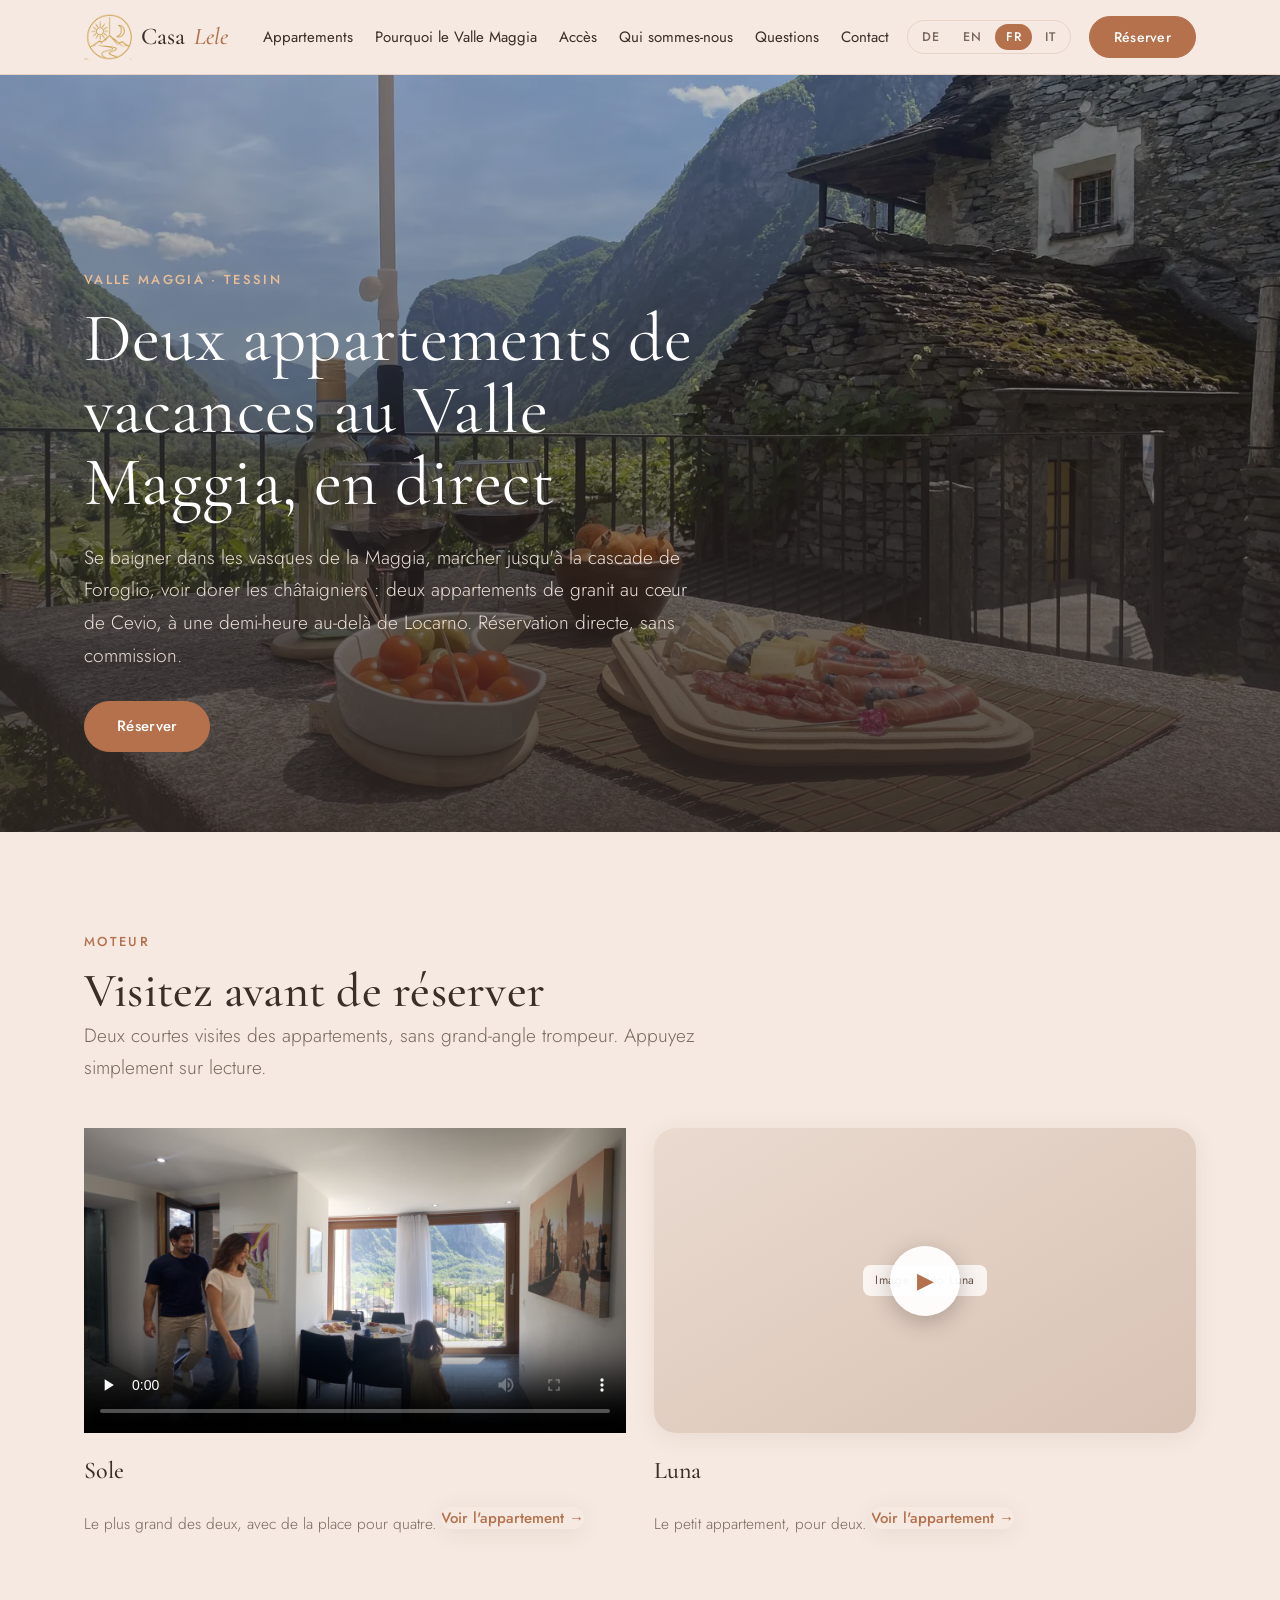
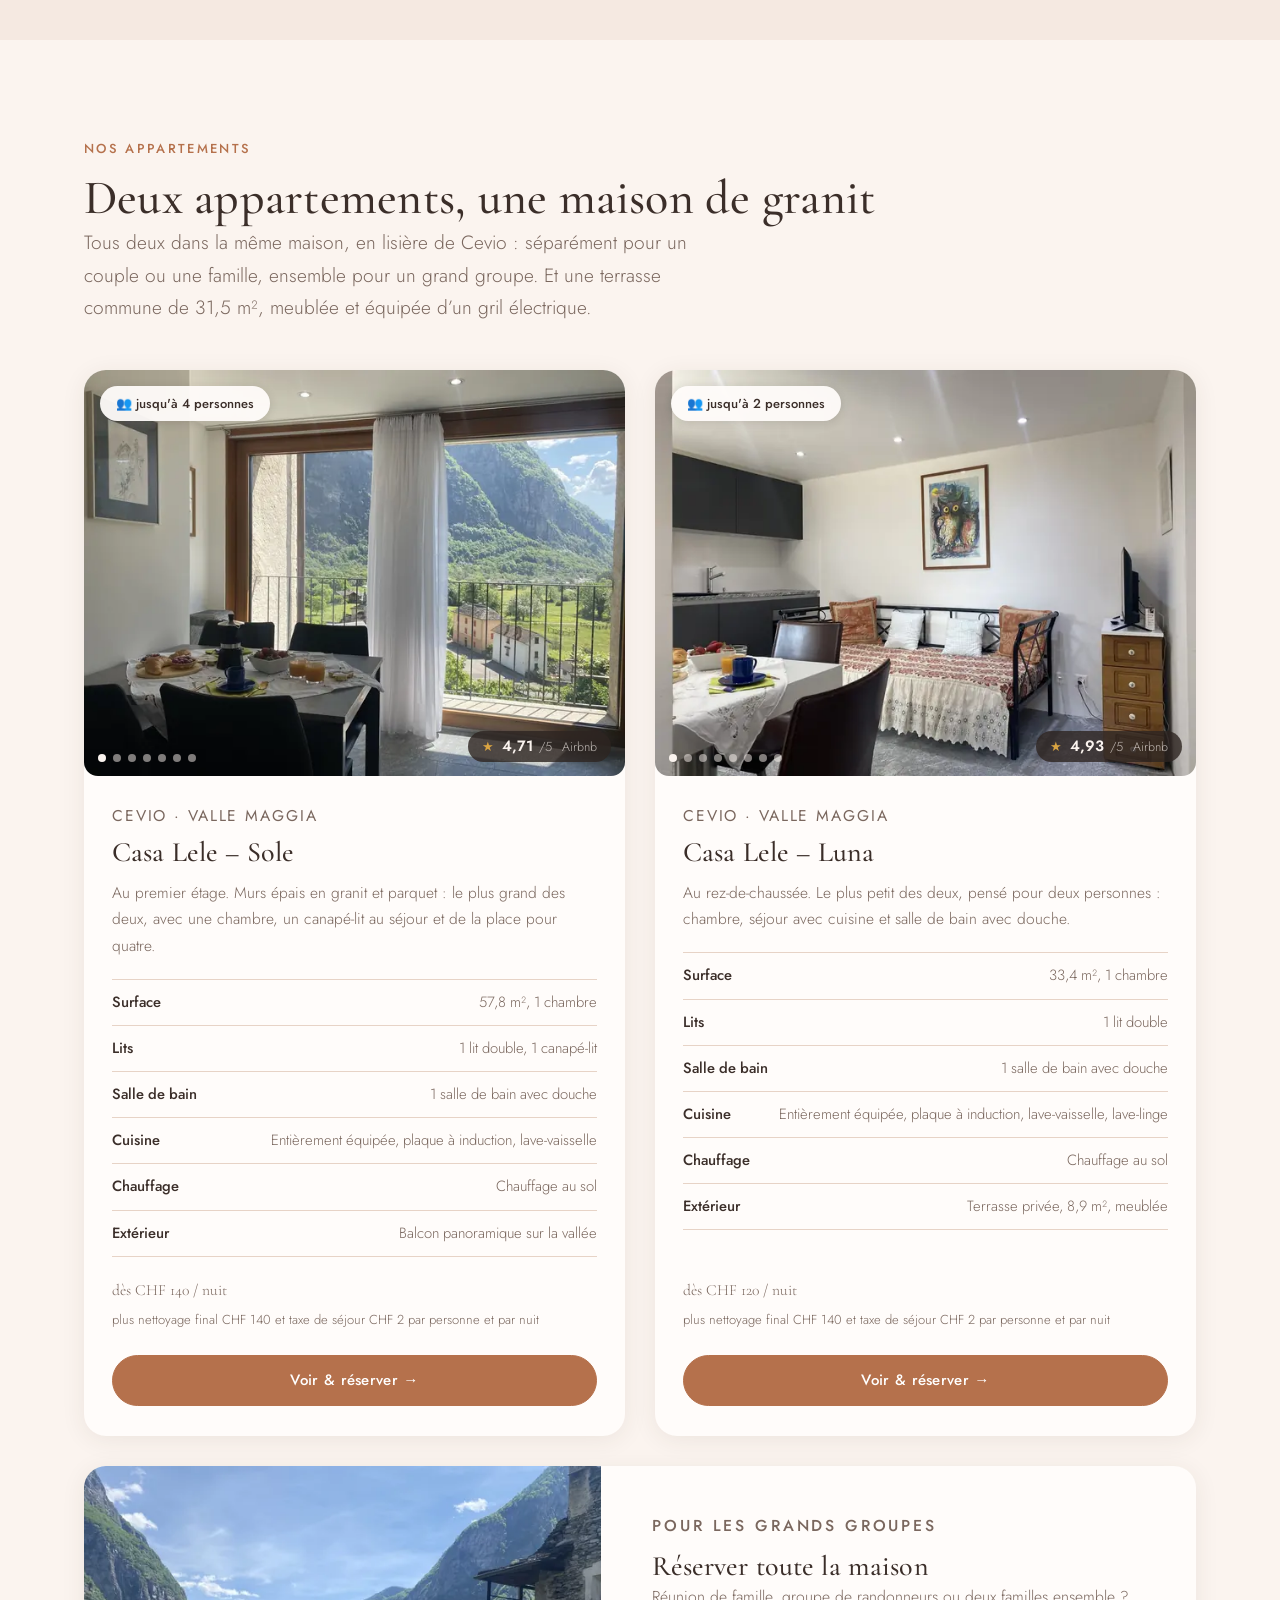
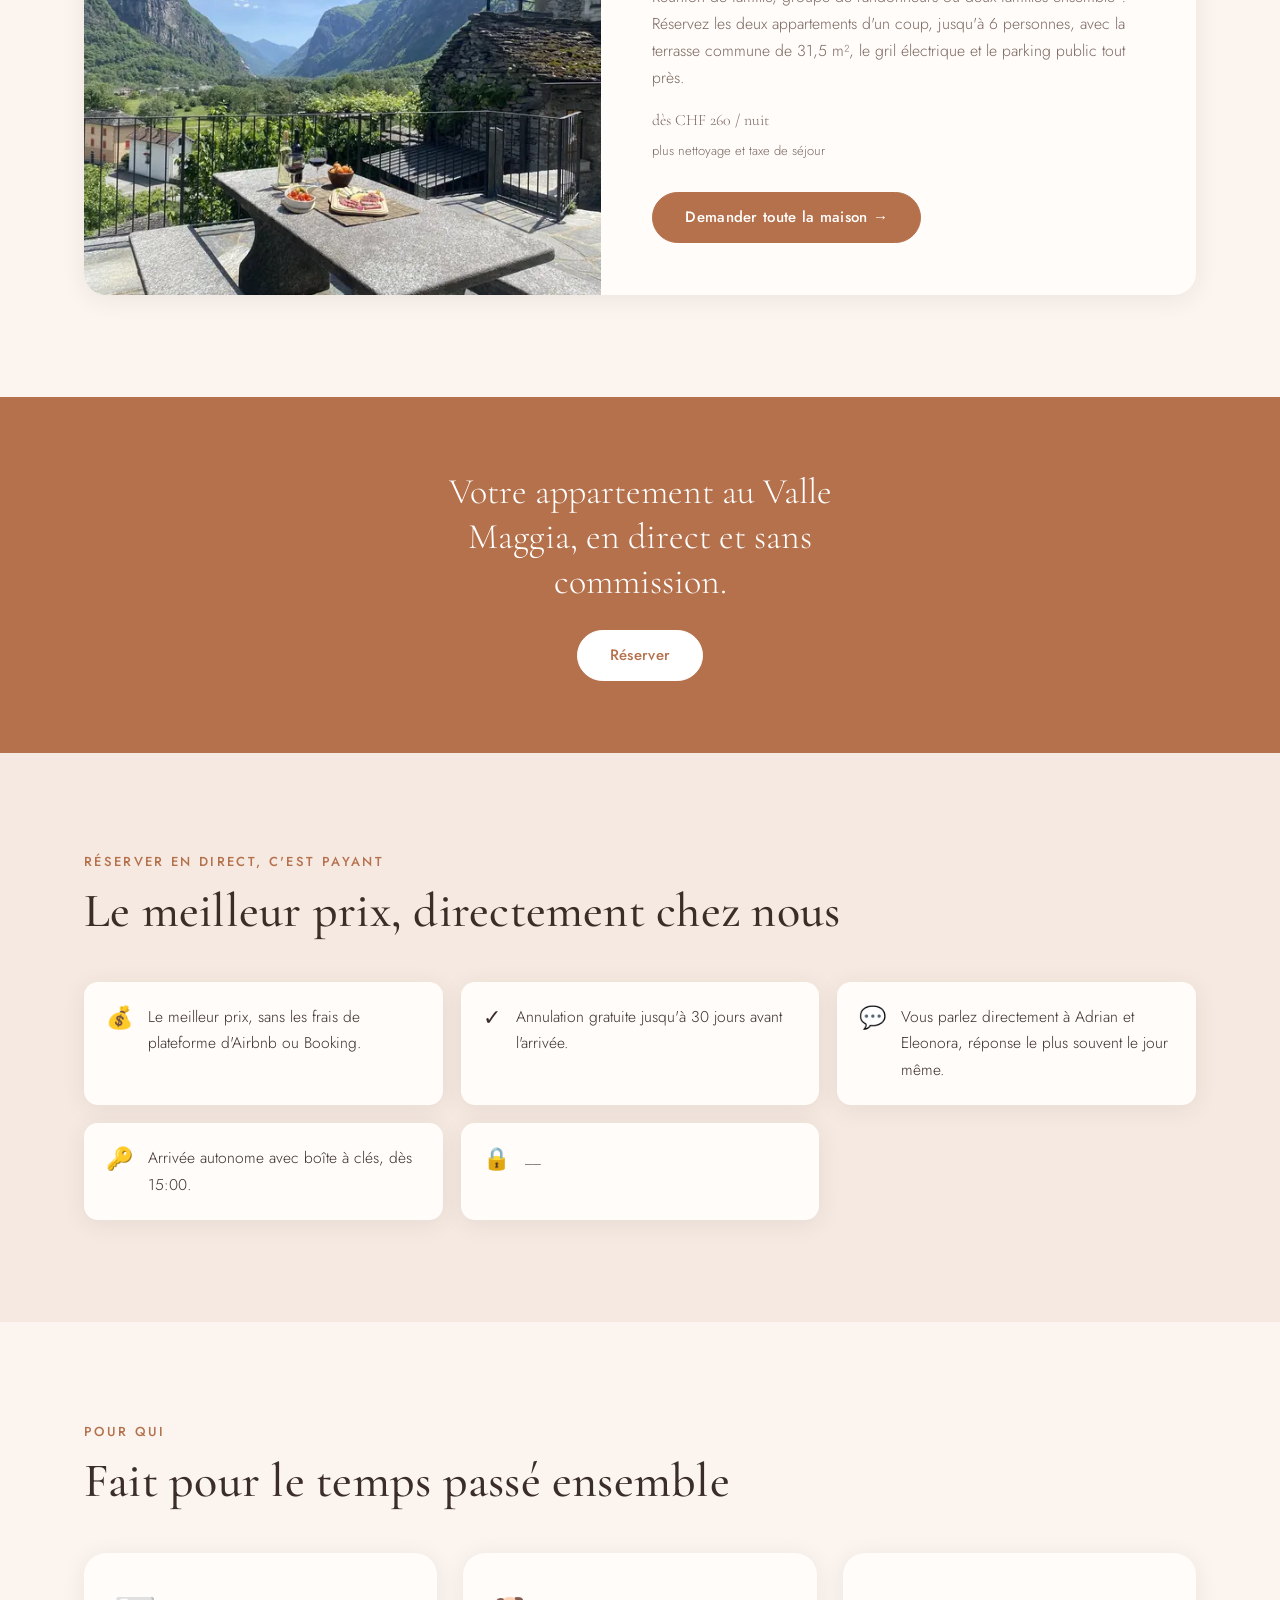
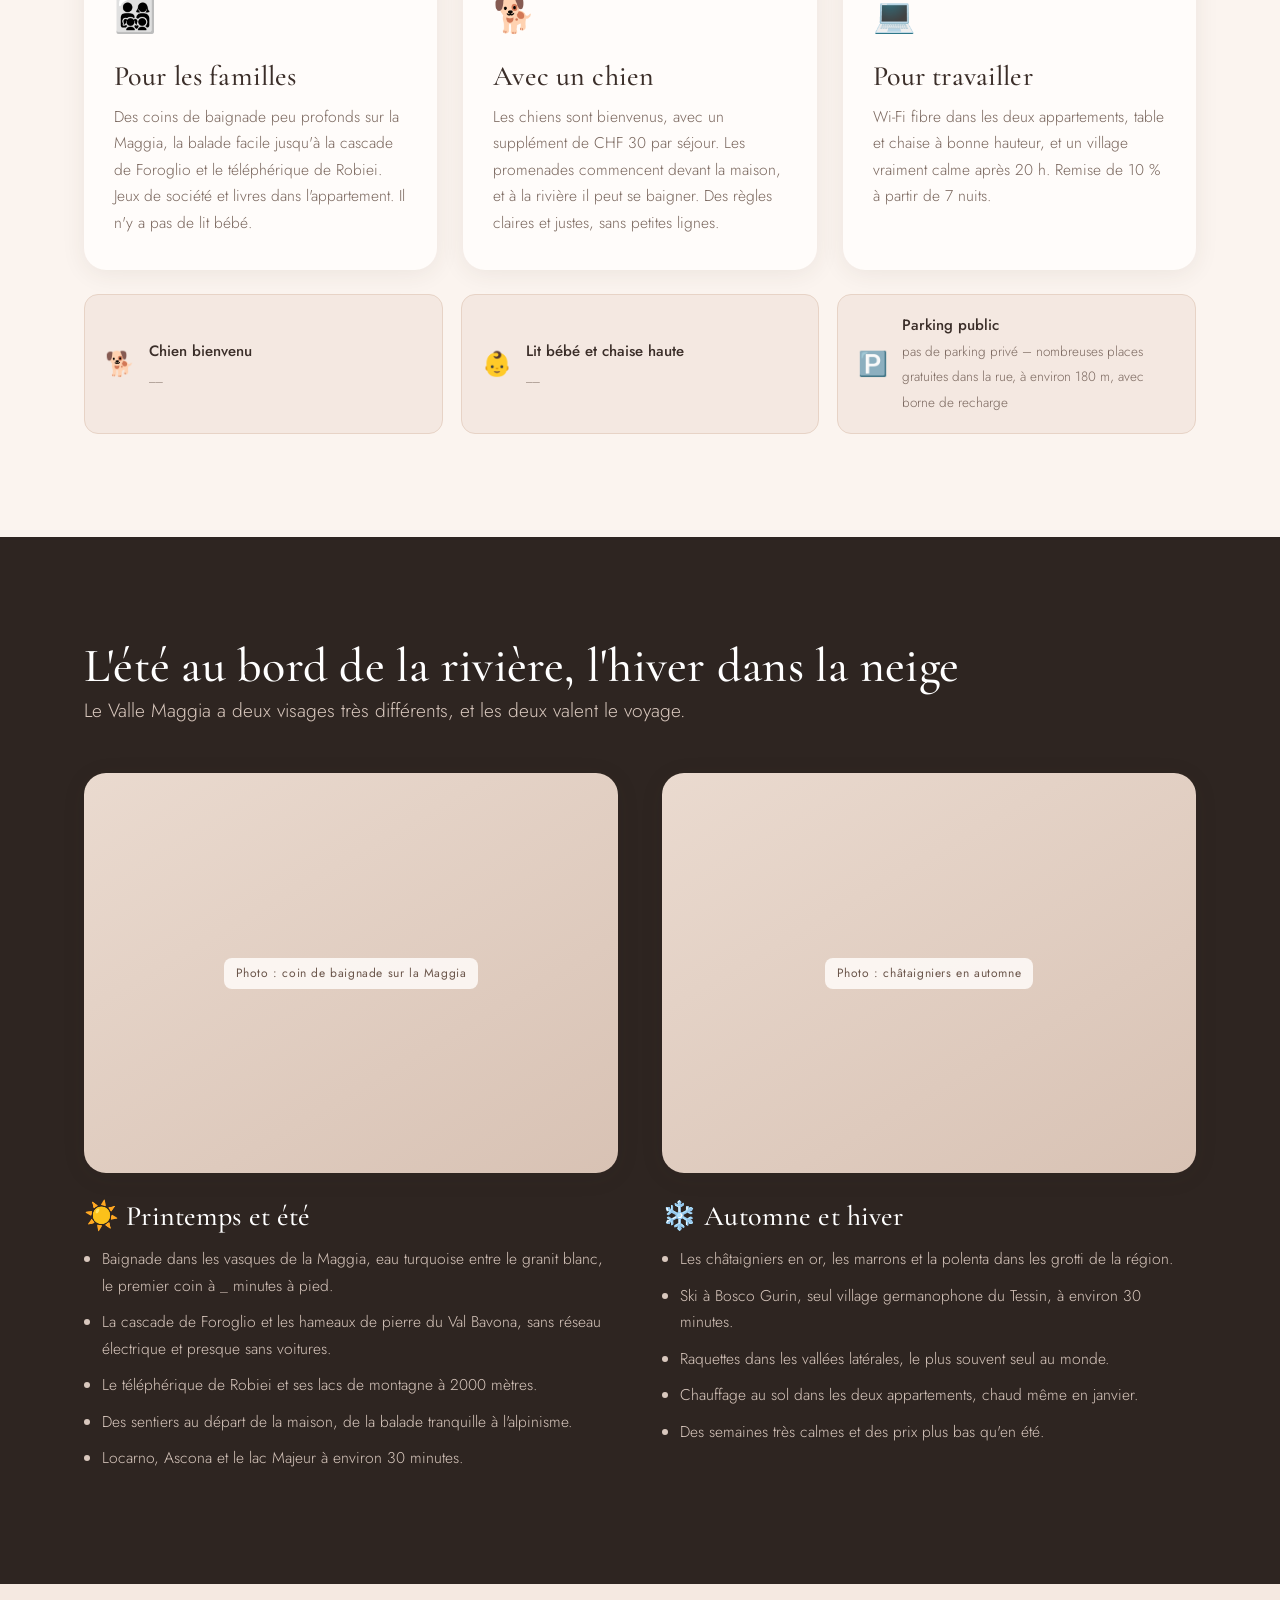
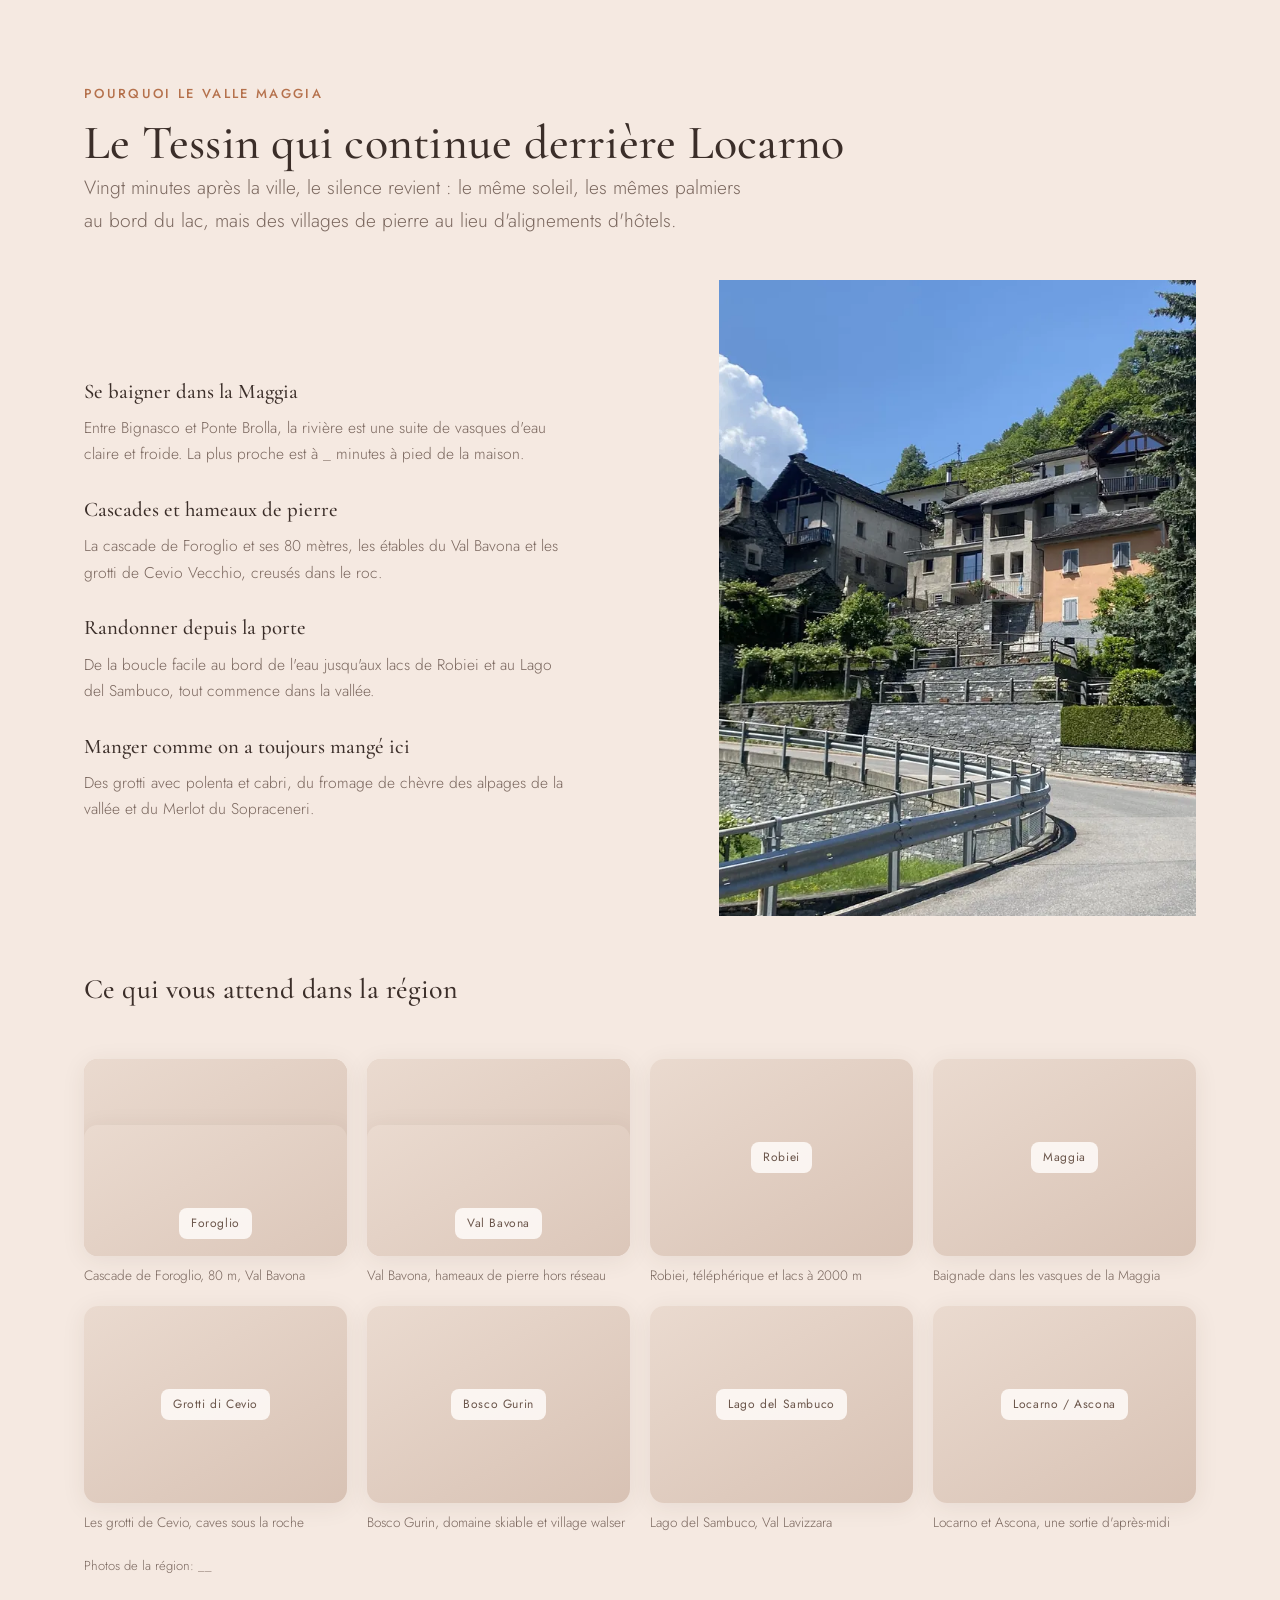
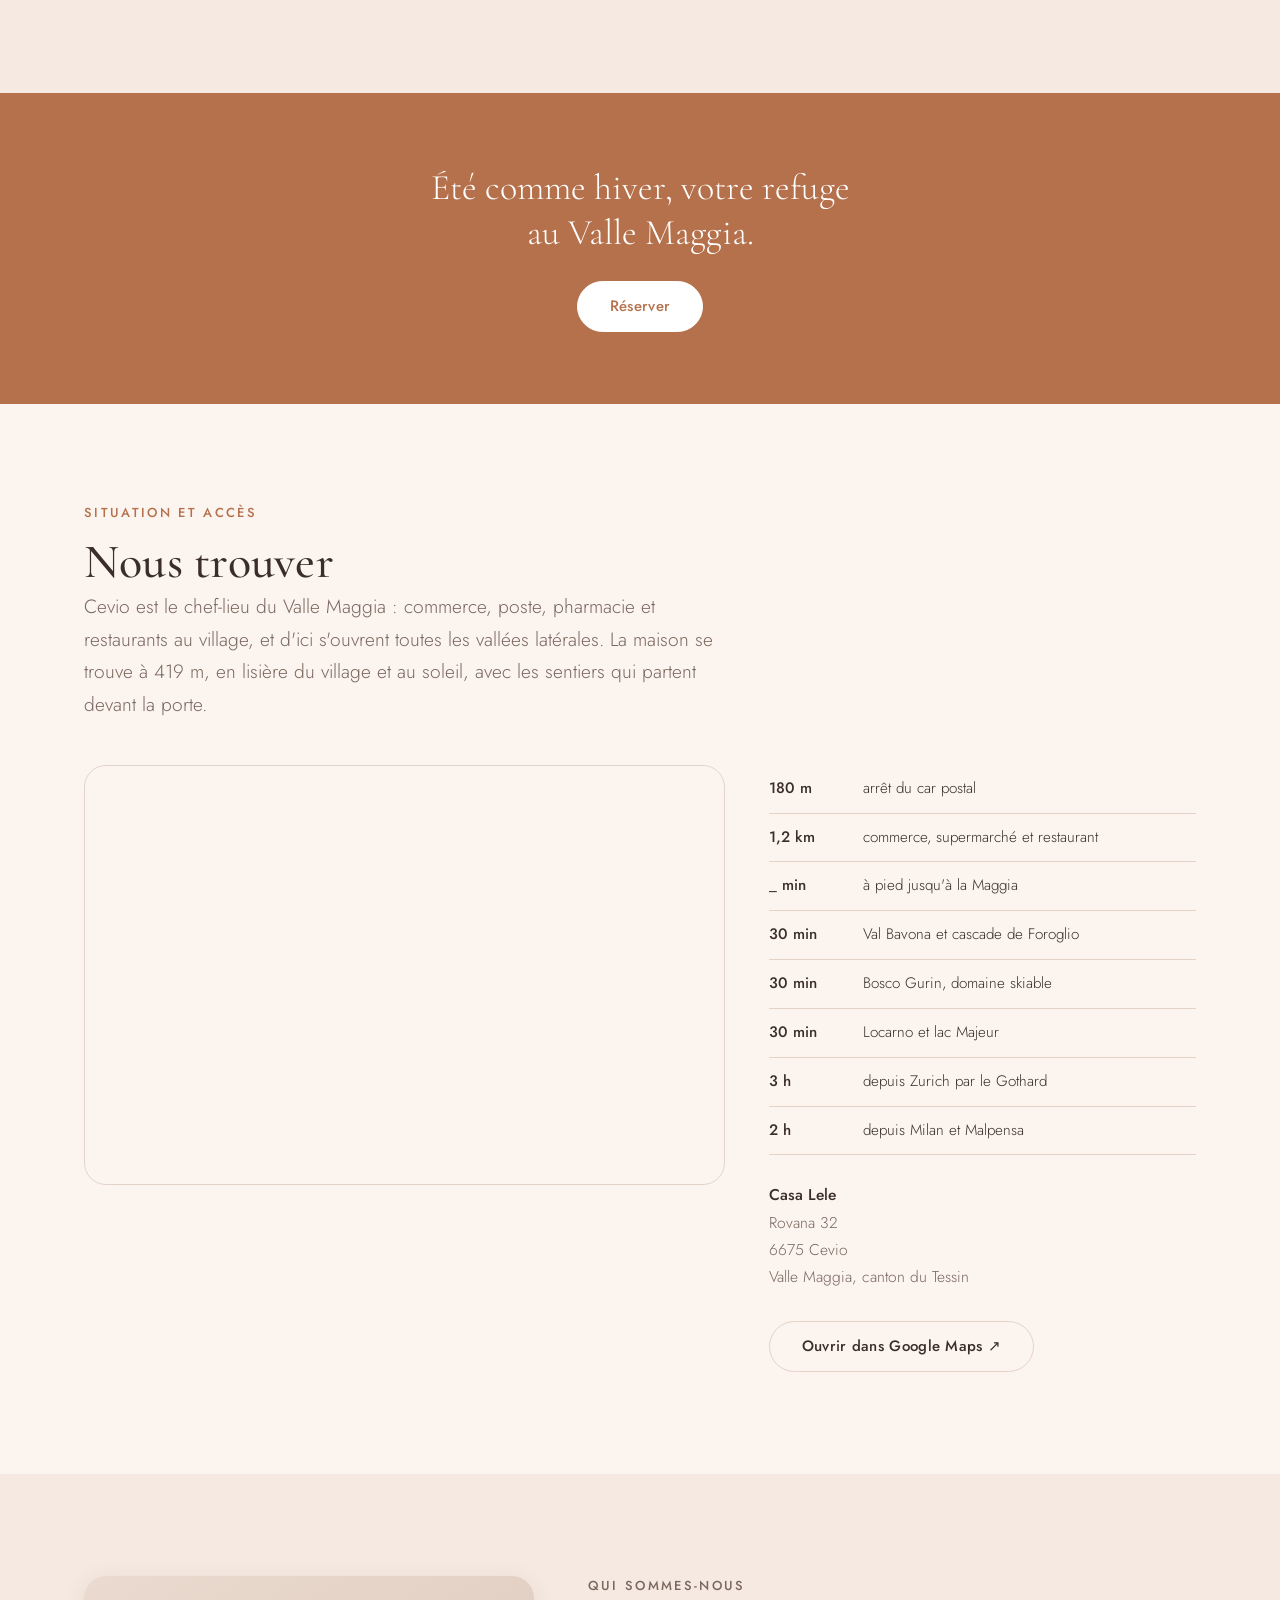
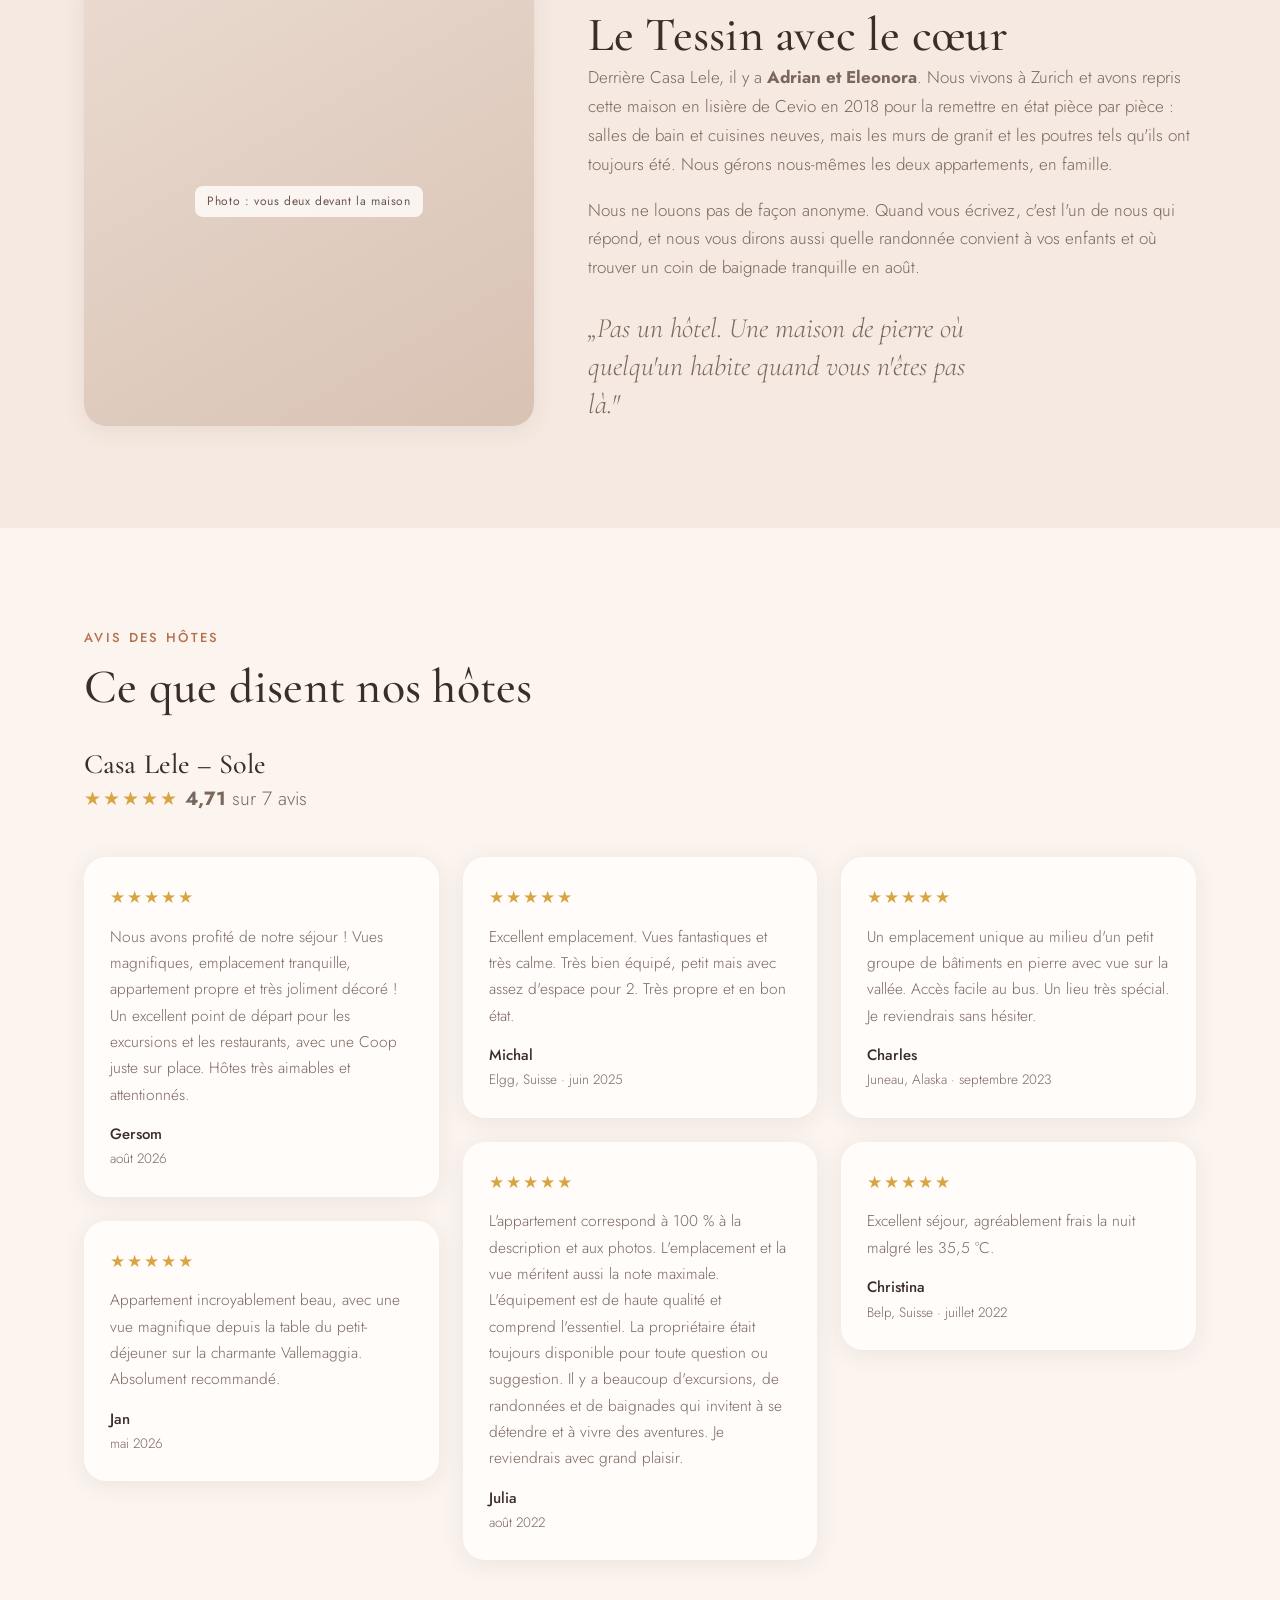
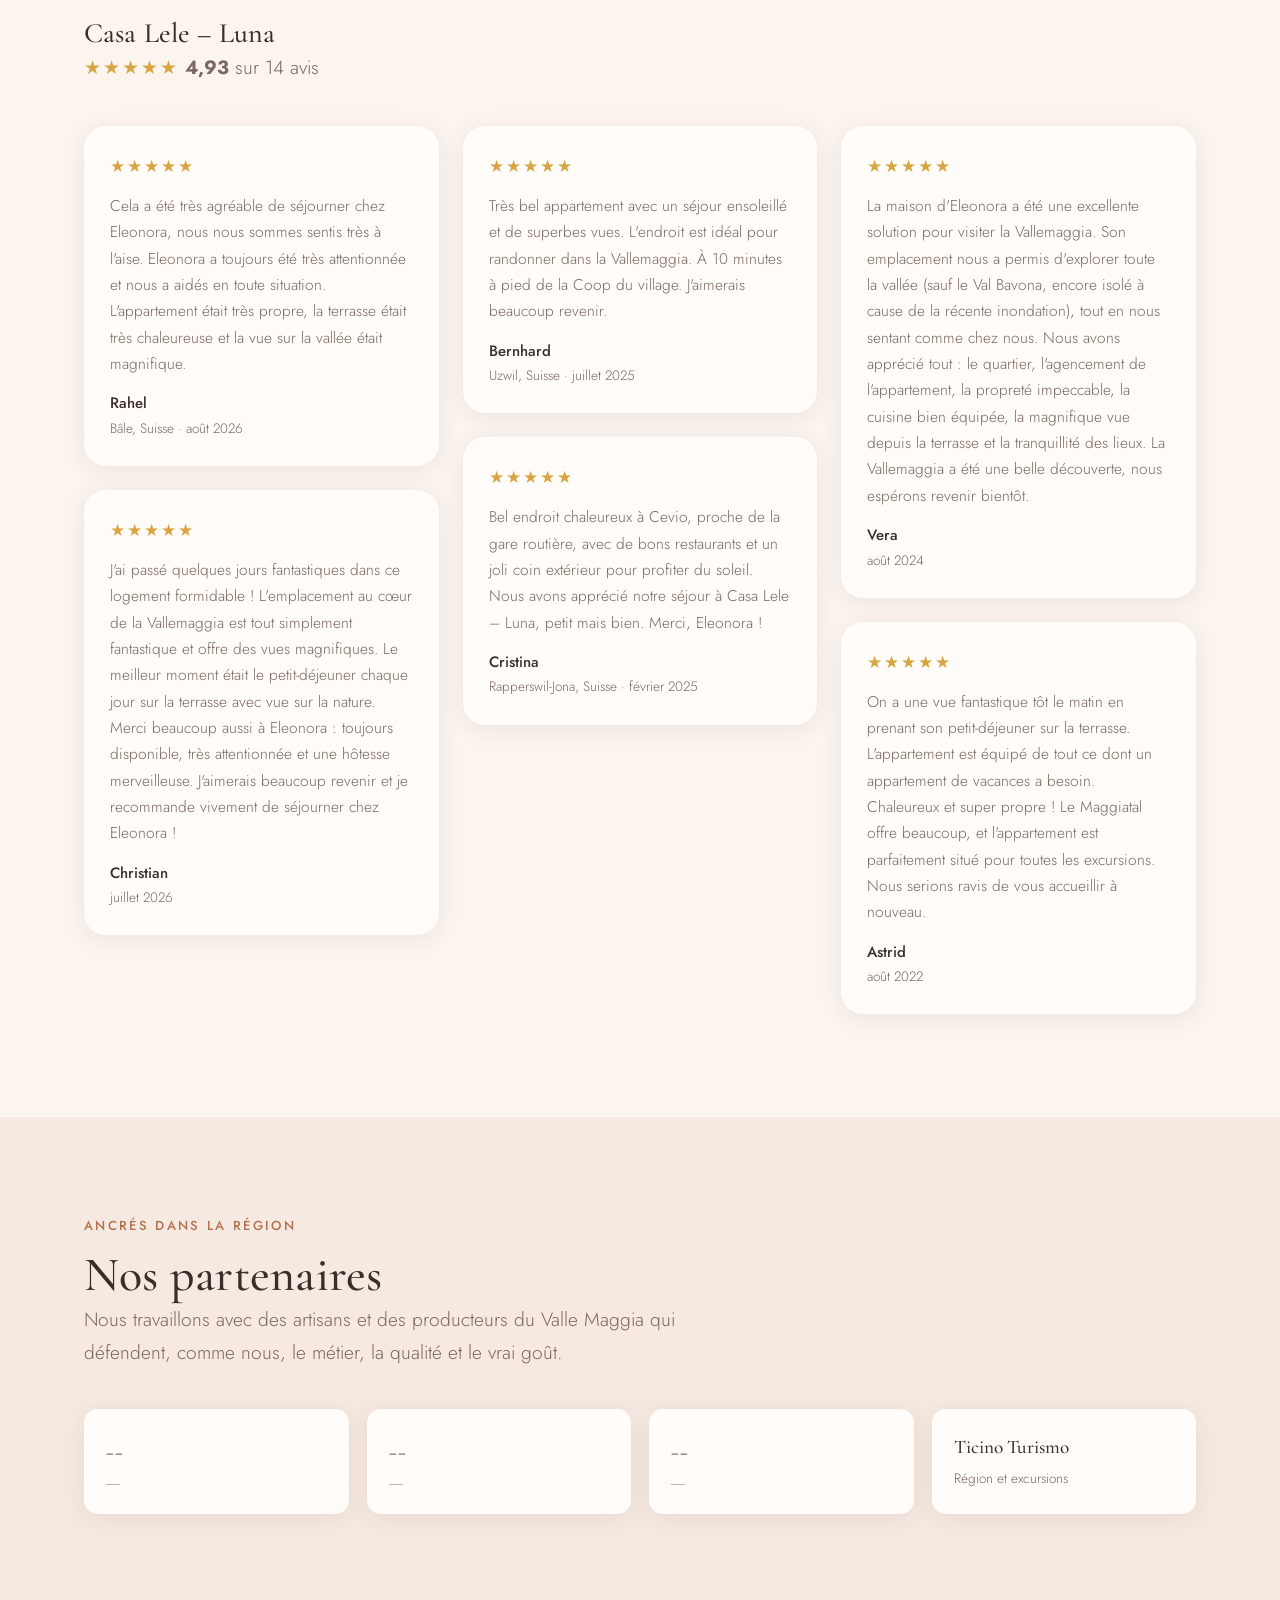
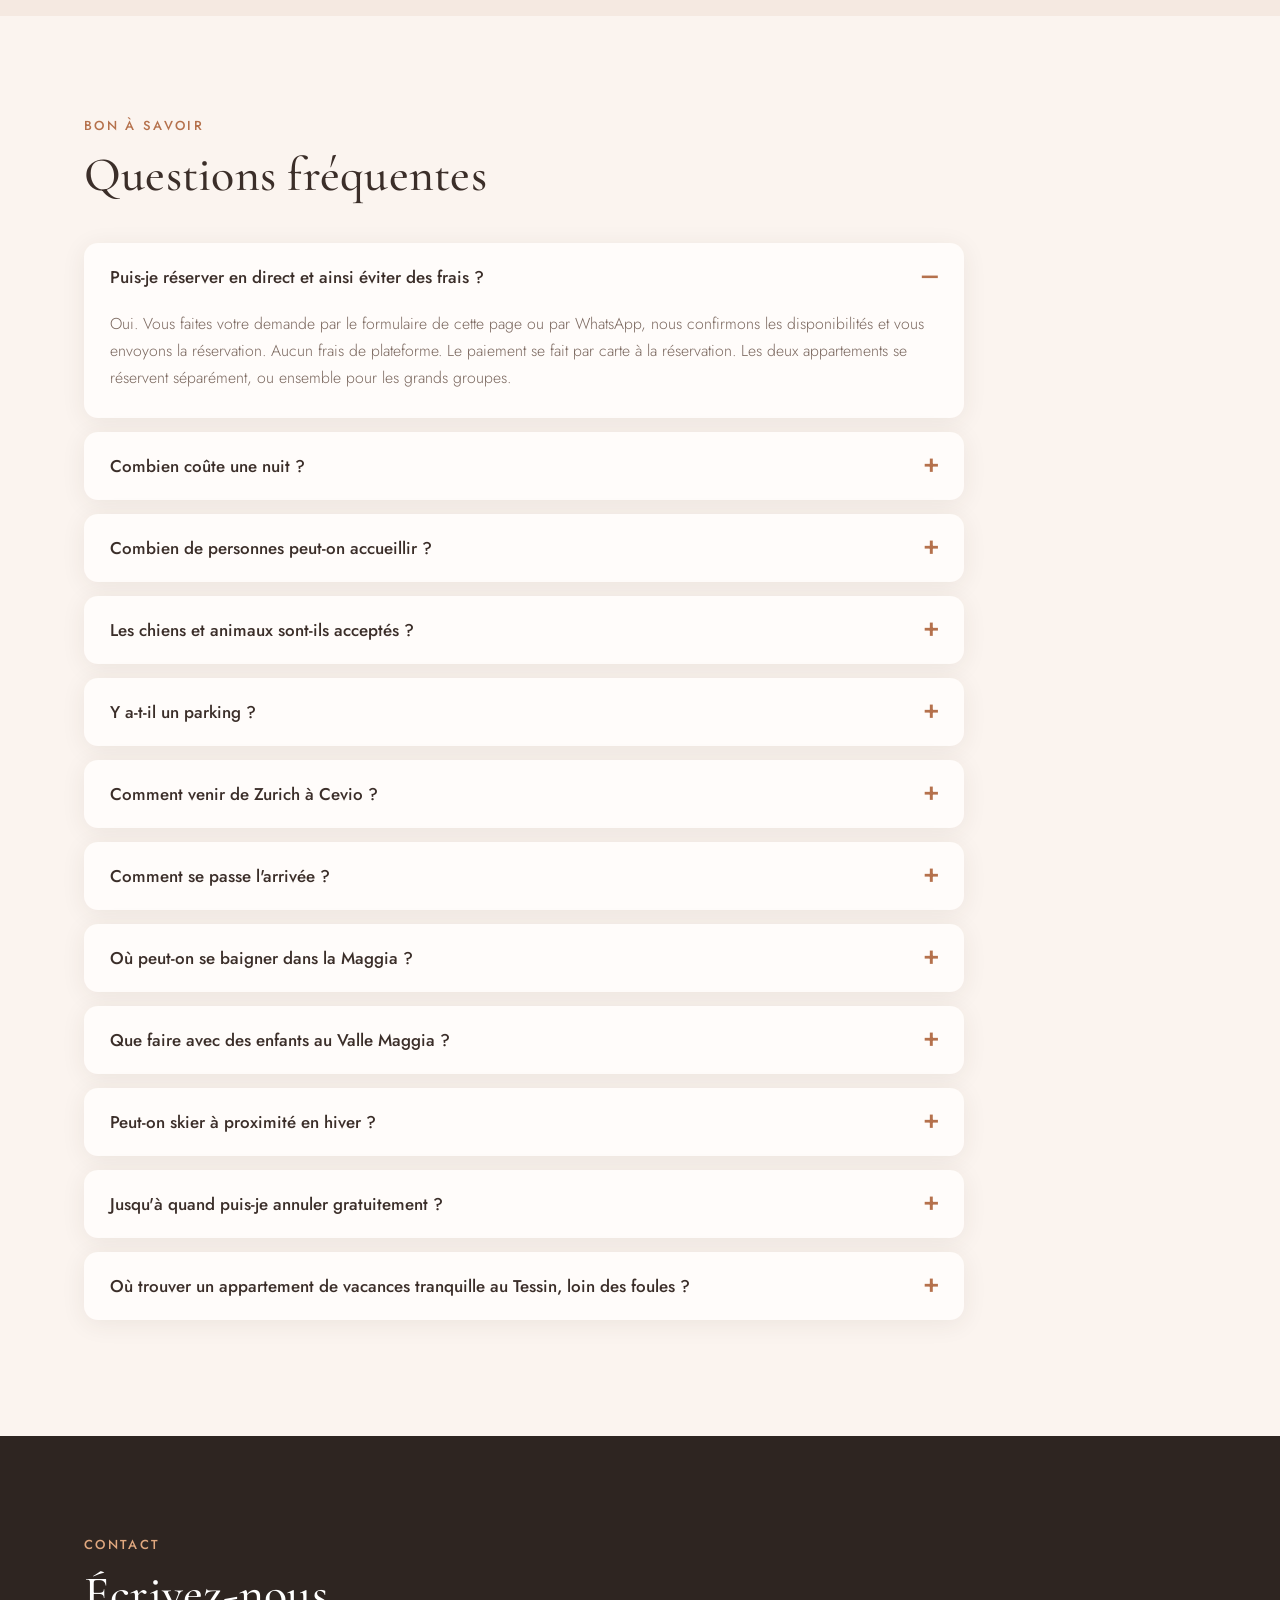
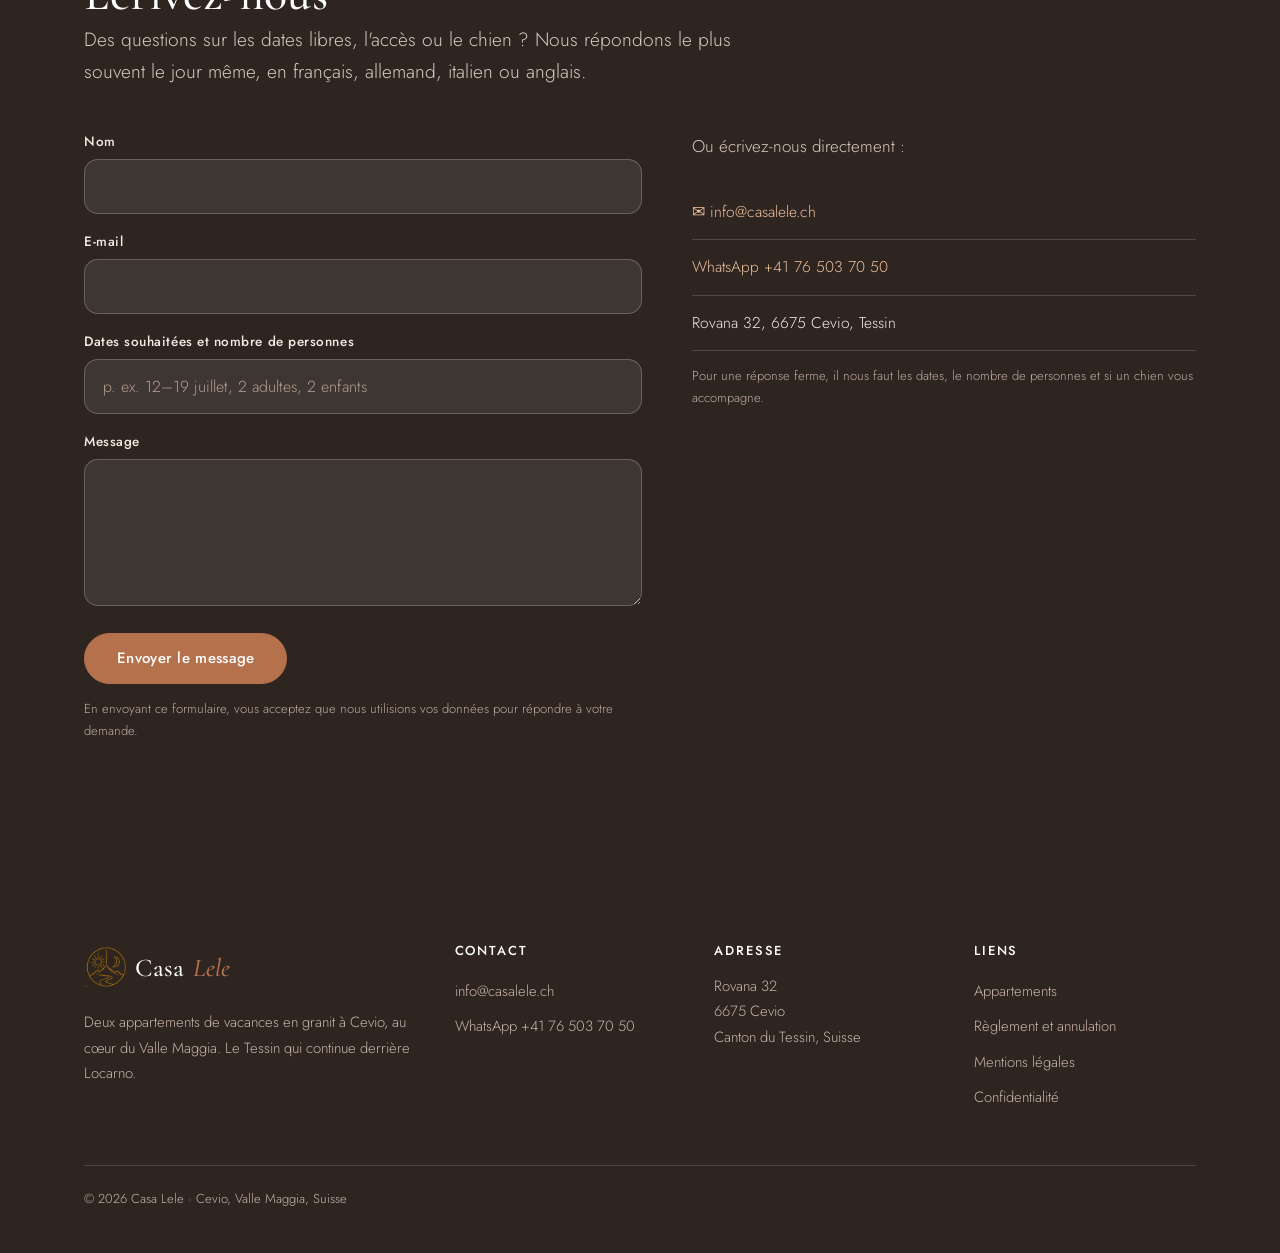
<file: fr.html>
<!doctype html>
<html lang="fr-CH">
<head>
<meta charset="utf-8">
<meta name="viewport" content="width=device-width, initial-scale=1">
<!-- GENERADO AUTOMATICAMENTE por build.py — no editar a mano.
     Textos: i18n/de.json, en.json, fr.json, it.json
     Datos:  data.json
     Estilo: style.css -->
<title>Appartements de vacances Valle Maggia – Casa Lele | Cevio, Tessin</title>
<meta name="description" content="Deux appartements de vacances à Cevio, Valle Maggia, Tessin. Baignade dans la Maggia, cascades, forêts de châtaigniers. Réservation directe, sans commission.">
<meta name="robots" content="index, follow">
<link rel="canonical" href="https://casalele.ch/fr.html">
<link rel="alternate" hreflang="de-CH" href="https://casalele.ch/">
<link rel="alternate" hreflang="en" href="https://casalele.ch/en.html">
<link rel="alternate" hreflang="fr-CH" href="https://casalele.ch/fr.html">
<link rel="alternate" hreflang="it-CH" href="https://casalele.ch/it.html">
<link rel="alternate" hreflang="x-default" href="https://casalele.ch/">
<meta name="theme-color" content="#f5e9e1">
<meta property="og:type" content="website">
<meta property="og:locale" content="fr_CH">
<meta property="og:site_name" content="Casa Lele">
<meta property="og:title" content="Appartements de vacances Valle Maggia – Casa Lele | Cevio, Tessin">
<meta property="og:description" content="Deux appartements de vacances à Cevio, Valle Maggia, Tessin. Baignade dans la Maggia, cascades, forêts de châtaigniers. Réservation directe, sans commission.">
<meta property="og:url" content="https://casalele.ch/fr.html">
<meta property="og:image" content="https://casalele.ch/fotos/terrasse-aperitivo-1600.jpg">
<meta name="twitter:card" content="summary_large_image">
<link rel="preconnect" href="https://fonts.googleapis.com">
<link rel="preconnect" href="https://fonts.gstatic.com" crossorigin>
<link href="https://fonts.googleapis.com/css2?family=Cormorant+Garamond:ital,wght@0,400;0,500;0,600;1,400&family=Jost:wght@300;400;500;600&display=swap" rel="stylesheet">
<link rel="stylesheet" href="style.css">
<link rel="icon" type="image/png" sizes="48x48" href="logo/favicon-48.png">
<link rel="apple-touch-icon" href="logo/apple-touch-icon.png">
</head>
<body>
<a class="skip" href="#main">Aller au contenu</a>

<header class="hdr">
  <div class="hdr__in">
    <a class="brand" style="display:inline-flex;align-items:center;gap:9px;white-space:nowrap" href="#top"><img class="brand__logo" src="logo/emblema-220.png" srcset="logo/emblema-220.png 220w, logo/emblema-440.png 440w" sizes="40px" alt="" width="220" height="220" decoding="async">Casa <em>Lele</em></a>
    <button class="burger" id="burger" aria-expanded="false" aria-controls="nav">Menu</button>
    <nav class="nav" id="nav">
      <a href="#wohnungen">Appartements</a>
      <a href="#region">Pourquoi le Valle Maggia</a>
      <a href="#lage">Accès</a>
      <a href="#ueber-uns">Qui sommes-nous</a>
      <a href="#faq">Questions</a>
      <a href="#kontakt">Contact</a>
      <div class="langs"><a href="index.html" hreflang="de-CH">DE</a><a href="en.html" hreflang="en">EN</a><a href="fr.html" hreflang="fr-CH" aria-current="true">FR</a><a href="it.html" hreflang="it-CH">IT</a></div>
      <a class="btn" href="#kontakt">Réserver</a>
    </nav>
    <div class="langs"><a href="index.html" hreflang="de-CH">DE</a><a href="en.html" hreflang="en">EN</a><a href="fr.html" hreflang="fr-CH" aria-current="true">FR</a><a href="it.html" hreflang="it-CH">IT</a></div>
    <a class="btn" href="#kontakt">Réserver</a>
  </div>
</header>

<main id="main">

<section class="hero" id="top">
  <div class="hero__media">
    <!-- FOTO PRINCIPAL. Minimo 2400 px de ancho. -->
    <picture><source type="image/webp" srcset="fotos/terrasse-aperitivo-640.webp 640w, fotos/terrasse-aperitivo-1024.webp 1024w, fotos/terrasse-aperitivo-1600.webp 1600w, fotos/terrasse-aperitivo-2400.webp 2400w" sizes="100vw"><img class="ph" src="fotos/terrasse-aperitivo-2400.jpg" srcset="fotos/terrasse-aperitivo-640.jpg 640w, fotos/terrasse-aperitivo-1024.jpg 1024w, fotos/terrasse-aperitivo-1600.jpg 1600w, fotos/terrasse-aperitivo-2400.jpg 2400w" sizes="100vw" alt="Apéritif sur la terrasse commune de Casa Lele, avec vue sur le Valle Maggia" width="2400" height="1800" loading="eager" fetchpriority="high" decoding="async"></picture>
  </div>
  <div class="hero__in">
    <p class="eyebrow">Valle Maggia · Tessin</p>
    <h1>Deux appartements de vacances au Valle Maggia, en direct</h1>
    <p class="hero__p">Se baigner dans les vasques de la Maggia, marcher jusqu'à la cascade de Foroglio, voir dorer les châtaigniers : deux appartements de granit au cœur de Cevio, à une demi-heure au-delà de Locarno. Réservation directe, sans commission.</p>
    <div class="btns"><a class="btn" href="#wohnungen">Réserver</a></div>
  </div>
</section>

<section class="sec">
  <div class="wrap">
    <p class="eyebrow">Moteur</p>
    <h2>Visitez avant de réserver</h2>
    <p class="lede">Deux courtes visites des appartements, sans grand-angle trompeur. Appuyez simplement sur lecture.</p>
    <div class="tour">
      <figure><video class="ph r16x9" controls preload="none" playsinline poster="video/sole-video-poster.jpg" aria-label="Visite de l'appartement Sole"><source src="video/sole-video-720.mp4" type="video/mp4"></video>
        <figcaption><b>Sole</b>Le plus grand des deux, avec de la place pour quatre.
          <a class="arrow" href="#wohnung-1">Voir l'appartement →</a></figcaption>
      </figure>
      <figure>
        <a href="#">
          <div class="ph r16x9"><span>Image vidéo Luna</span></div>
          <div class="play"><span>▶</span></div>
        </a>
        <figcaption><b>Luna</b>Le petit appartement, pour deux.
          <a class="arrow" href="#wohnung-2">Voir l'appartement →</a></figcaption>
      </figure>
    </div>
  </div>
</section>

<section class="sec sec--lt" id="wohnungen">
  <div class="wrap">
    <p class="eyebrow">Nos appartements</p>
    <h2>Deux appartements, une maison de granit</h2>
    <p class="lede">Tous deux dans la même maison, en lisière de Cevio : séparément pour un couple ou une famille, ensemble pour un grand groupe. Et une terrasse commune de 31,5 m², meublée et équipée d’un gril électrique.</p>
    <div class="flats">
      <article class="flat" id="wohnung-1">
        <div class="flat__img">
          <div class="slider" data-slider><div class="slide is-on"><picture><source type="image/webp" srcset="fotos/sole-essplatz-balkon-640.webp 640w, fotos/sole-essplatz-balkon-1024.webp 1024w, fotos/sole-essplatz-balkon-1600.webp 1600w" sizes="(max-width:860px) 100vw, 46vw"><img class="ph r4x3" src="fotos/sole-essplatz-balkon-1600.jpg" srcset="fotos/sole-essplatz-balkon-640.jpg 640w, fotos/sole-essplatz-balkon-1024.jpg 1024w, fotos/sole-essplatz-balkon-1600.jpg 1600w" sizes="(max-width:860px) 100vw, 46vw" alt="Coin repas près du balcon avec vue sur la vallée, Casa Lele – Sole" width="1600" height="1200" loading="lazy" decoding="async"></picture></div><div class="slide"><picture><source type="image/webp" srcset="fotos/sole-wohnraum-640.webp 640w, fotos/sole-wohnraum-1024.webp 1024w, fotos/sole-wohnraum-1600.webp 1600w" sizes="(max-width:700px) 100vw, 300px"><img class="ph r4x3" src="fotos/sole-wohnraum-1600.jpg" srcset="fotos/sole-wohnraum-640.jpg 640w, fotos/sole-wohnraum-1024.jpg 1024w, fotos/sole-wohnraum-1600.jpg 1600w" sizes="(max-width:700px) 100vw, 300px" alt="Séjour avec canapé-lit et fauteuil" width="1600" height="1200" loading="lazy" decoding="async"></picture></div><div class="slide"><picture><source type="image/webp" srcset="fotos/sole-wohnbereich-640.webp 640w, fotos/sole-wohnbereich-1024.webp 1024w, fotos/sole-wohnbereich-1600.webp 1600w" sizes="(max-width:700px) 100vw, 300px"><img class="ph r4x3" src="fotos/sole-wohnbereich-1600.jpg" srcset="fotos/sole-wohnbereich-640.jpg 640w, fotos/sole-wohnbereich-1024.jpg 1024w, fotos/sole-wohnbereich-1600.jpg 1600w" sizes="(max-width:700px) 100vw, 300px" alt="Séjour et porte du balcon" width="1600" height="1200" loading="lazy" decoding="async"></picture></div><div class="slide"><picture><source type="image/webp" srcset="fotos/sole-kueche-640.webp 640w, fotos/sole-kueche-1001.webp 1001w" sizes="(max-width:700px) 100vw, 300px"><img class="ph r4x3" src="fotos/sole-kueche-1001.jpg" srcset="fotos/sole-kueche-640.jpg 640w, fotos/sole-kueche-1001.jpg 1001w" sizes="(max-width:700px) 100vw, 300px" alt="Cuisine à induction avec four" width="1001" height="667" loading="lazy" decoding="async"></picture></div><div class="slide"><picture><source type="image/webp" srcset="fotos/sole-schlafzimmer-640.webp 640w, fotos/sole-schlafzimmer-1024.webp 1024w, fotos/sole-schlafzimmer-1600.webp 1600w" sizes="(max-width:700px) 100vw, 300px"><img class="ph r4x3" src="fotos/sole-schlafzimmer-1600.jpg" srcset="fotos/sole-schlafzimmer-640.jpg 640w, fotos/sole-schlafzimmer-1024.jpg 1024w, fotos/sole-schlafzimmer-1600.jpg 1600w" sizes="(max-width:700px) 100vw, 300px" alt="Chambre avec lit double" width="1600" height="1200" loading="lazy" decoding="async"></picture></div><div class="slide"><picture><source type="image/webp" srcset="fotos/sole-schlafzimmer-2-640.webp 640w, fotos/sole-schlafzimmer-2-1024.webp 1024w, fotos/sole-schlafzimmer-2-1600.webp 1600w" sizes="(max-width:700px) 100vw, 300px"><img class="ph r4x3" src="fotos/sole-schlafzimmer-2-1600.jpg" srcset="fotos/sole-schlafzimmer-2-640.jpg 640w, fotos/sole-schlafzimmer-2-1024.jpg 1024w, fotos/sole-schlafzimmer-2-1600.jpg 1600w" sizes="(max-width:700px) 100vw, 300px" alt="Chambre avec accès direct à la salle de bain" width="1600" height="1200" loading="lazy" decoding="async"></picture></div><div class="slide"><picture><source type="image/webp" srcset="fotos/sole-bad-640.webp 640w, fotos/sole-bad-1024.webp 1024w, fotos/sole-bad-1600.webp 1600w" sizes="(max-width:700px) 100vw, 300px"><img class="ph r4x3" src="fotos/sole-bad-1600.jpg" srcset="fotos/sole-bad-640.jpg 640w, fotos/sole-bad-1024.jpg 1024w, fotos/sole-bad-1600.jpg 1600w" sizes="(max-width:700px) 100vw, 300px" alt="Salle de bain avec douche" width="1600" height="1200" loading="lazy" decoding="async"></picture></div><div class="slider__dots"><button type="button" aria-label="1"></button><button type="button" aria-label="2"></button><button type="button" aria-label="3"></button><button type="button" aria-label="4"></button><button type="button" aria-label="5"></button><button type="button" aria-label="6"></button><button type="button" aria-label="7"></button></div></div><p class="flat__rating"><i class="stars" aria-hidden="true">★</i><b>4,71</b><span>/5</span><em>Airbnb</em></p>
          <span class="badge">👥 jusqu'à 4 personnes</span>
        </div>
        <div class="flat__body">
          <p class="flat__place">Cevio · Valle Maggia</p>
          <h3>Casa Lele – Sole</h3>
          <p>Au premier étage. Murs épais en granit et parquet : le plus grand des deux, avec une chambre, un canapé-lit au séjour et de la place pour quatre.</p>
          <ul class="specs">
            <li><b>Surface</b><span>57,8 m², 1 chambre</span></li>
            <li><b>Lits</b><span>1 lit double, 1 canapé-lit</span></li>
            <li><b>Salle de bain</b><span>1 salle de bain avec douche</span></li>
            <li><b>Cuisine</b><span>Entièrement équipée, plaque à induction, lave-vaisselle</span></li>
            <li><b>Chauffage</b><span>Chauffage au sol</span></li>
            <li><b>Extérieur</b><span>Balcon panoramique sur la vallée</span></li>
          </ul>
          <p class="price">dès CHF 140 / nuit
            <small>plus nettoyage final CHF 140 et taxe de séjour CHF 2 par personne et par nuit</small></p>
          <a class="btn" href="#kontakt">Voir & réserver →</a>
        </div>
      </article>
      <article class="flat" id="wohnung-2">
        <div class="flat__img">
          <div class="slider" data-slider><div class="slide is-on"><picture><source type="image/webp" srcset="fotos/luna-wohnraum-640.webp 640w, fotos/luna-wohnraum-1024.webp 1024w, fotos/luna-wohnraum-1600.webp 1600w" sizes="(max-width:860px) 100vw, 46vw"><img class="ph r4x3" src="fotos/luna-wohnraum-1600.jpg" srcset="fotos/luna-wohnraum-640.jpg 640w, fotos/luna-wohnraum-1024.jpg 1024w, fotos/luna-wohnraum-1600.jpg 1600w" sizes="(max-width:860px) 100vw, 46vw" alt="Séjour avec cuisine, Casa Lele – Luna" width="1600" height="1200" loading="lazy" decoding="async"></picture></div><div class="slide"><picture><source type="image/webp" srcset="fotos/luna-essplatz-640.webp 640w, fotos/luna-essplatz-1024.webp 1024w, fotos/luna-essplatz-1600.webp 1600w" sizes="(max-width:700px) 100vw, 300px"><img class="ph r4x3" src="fotos/luna-essplatz-1600.jpg" srcset="fotos/luna-essplatz-640.jpg 640w, fotos/luna-essplatz-1024.jpg 1024w, fotos/luna-essplatz-1600.jpg 1600w" sizes="(max-width:700px) 100vw, 300px" alt="Séjour avec coin repas et canapé-lit" width="1600" height="1200" loading="lazy" decoding="async"></picture></div><div class="slide"><picture><source type="image/webp" srcset="fotos/luna-kueche-640.webp 640w, fotos/luna-kueche-1024.webp 1024w, fotos/luna-kueche-1600.webp 1600w" sizes="(max-width:700px) 100vw, 300px"><img class="ph r4x3" src="fotos/luna-kueche-1600.jpg" srcset="fotos/luna-kueche-640.jpg 640w, fotos/luna-kueche-1024.jpg 1024w, fotos/luna-kueche-1600.jpg 1600w" sizes="(max-width:700px) 100vw, 300px" alt="Cuisine à induction, réfrigérateur et coin repas" width="1600" height="1200" loading="lazy" decoding="async"></picture></div><div class="slide"><picture><source type="image/webp" srcset="fotos/luna-fruehstueck-640.webp 640w, fotos/luna-fruehstueck-1024.webp 1024w, fotos/luna-fruehstueck-1600.webp 1600w" sizes="(max-width:700px) 100vw, 300px"><img class="ph r4x3" src="fotos/luna-fruehstueck-1600.jpg" srcset="fotos/luna-fruehstueck-640.jpg 640w, fotos/luna-fruehstueck-1024.jpg 1024w, fotos/luna-fruehstueck-1600.jpg 1600w" sizes="(max-width:700px) 100vw, 300px" alt="Petit-déjeuner, porte de la terrasse ouverte" width="1600" height="1200" loading="lazy" decoding="async"></picture></div><div class="slide"><picture><source type="image/webp" srcset="fotos/luna-schlafzimmer-640.webp 640w, fotos/luna-schlafzimmer-1024.webp 1024w, fotos/luna-schlafzimmer-1600.webp 1600w" sizes="(max-width:700px) 100vw, 300px"><img class="ph r4x3" src="fotos/luna-schlafzimmer-1600.jpg" srcset="fotos/luna-schlafzimmer-640.jpg 640w, fotos/luna-schlafzimmer-1024.jpg 1024w, fotos/luna-schlafzimmer-1600.jpg 1600w" sizes="(max-width:700px) 100vw, 300px" alt="Chambre avec lit double" width="1600" height="1200" loading="lazy" decoding="async"></picture></div><div class="slide"><picture><source type="image/webp" srcset="fotos/luna-bad-640.webp 640w, fotos/luna-bad-1000.webp 1000w" sizes="(max-width:700px) 100vw, 300px"><img class="ph r4x3" src="fotos/luna-bad-1000.jpg" srcset="fotos/luna-bad-640.jpg 640w, fotos/luna-bad-1000.jpg 1000w" sizes="(max-width:700px) 100vw, 300px" alt="Salle de bain avec douche" width="1000" height="665" loading="lazy" decoding="async"></picture></div><div class="slide"><picture><source type="image/webp" srcset="fotos/luna-terrasse-640.webp 640w, fotos/luna-terrasse-1024.webp 1024w, fotos/luna-terrasse-1600.webp 1600w" sizes="(max-width:700px) 100vw, 300px"><img class="ph r4x3" src="fotos/luna-terrasse-1600.jpg" srcset="fotos/luna-terrasse-640.jpg 640w, fotos/luna-terrasse-1024.jpg 1024w, fotos/luna-terrasse-1600.jpg 1600w" sizes="(max-width:700px) 100vw, 300px" alt="Terrasse privée, 8,9 m², meublée" width="1600" height="1200" loading="lazy" decoding="async"></picture></div><div class="slide"><picture><source type="image/webp" srcset="fotos/valle-maggia-blick-640.webp 640w, fotos/valle-maggia-blick-1024.webp 1024w, fotos/valle-maggia-blick-1600.webp 1600w, fotos/valle-maggia-blick-2400.webp 2400w" sizes="(max-width:700px) 100vw, 300px"><img class="ph r4x3" src="fotos/valle-maggia-blick-2400.jpg" srcset="fotos/valle-maggia-blick-640.jpg 640w, fotos/valle-maggia-blick-1024.jpg 1024w, fotos/valle-maggia-blick-1600.jpg 1600w, fotos/valle-maggia-blick-2400.jpg 2400w" sizes="(max-width:700px) 100vw, 300px" alt="Vue sur le Valle Maggia depuis la terrasse" width="2400" height="1800" loading="lazy" decoding="async"></picture></div><div class="slider__dots"><button type="button" aria-label="1"></button><button type="button" aria-label="2"></button><button type="button" aria-label="3"></button><button type="button" aria-label="4"></button><button type="button" aria-label="5"></button><button type="button" aria-label="6"></button><button type="button" aria-label="7"></button><button type="button" aria-label="8"></button></div></div><p class="flat__rating"><i class="stars" aria-hidden="true">★</i><b>4,93</b><span>/5</span><em>Airbnb</em></p>
          <span class="badge">👥 jusqu'à 2 personnes</span>
        </div>
        <div class="flat__body">
          <p class="flat__place">Cevio · Valle Maggia</p>
          <h3>Casa Lele – Luna</h3>
          <p>Au rez-de-chaussée. Le plus petit des deux, pensé pour deux personnes : chambre, séjour avec cuisine et salle de bain avec douche.</p>
          <ul class="specs">
            <li><b>Surface</b><span>33,4 m², 1 chambre</span></li>
            <li><b>Lits</b><span>1 lit double</span></li>
            <li><b>Salle de bain</b><span>1 salle de bain avec douche</span></li>
            <li><b>Cuisine</b><span>Entièrement équipée, plaque à induction, lave-vaisselle, lave-linge</span></li>
            <li><b>Chauffage</b><span>Chauffage au sol</span></li>
            <li><b>Extérieur</b><span>Terrasse privée, 8,9 m², meublée</span></li>
          </ul>
          <p class="price">dès CHF 120 / nuit
            <small>plus nettoyage final CHF 140 et taxe de séjour CHF 2 par personne et par nuit</small></p>
          <a class="btn" href="#kontakt">Voir & réserver →</a>
        </div>
      </article>
    </div>
    <div class="whole" id="ganzes-haus">
      <picture><source type="image/webp" srcset="fotos/terrasse-gemeinsam-640.webp 640w, fotos/terrasse-gemeinsam-1024.webp 1024w, fotos/terrasse-gemeinsam-1600.webp 1600w" sizes="(max-width:860px) 100vw, 45vw"><img class="ph" src="fotos/terrasse-gemeinsam-1600.jpg" srcset="fotos/terrasse-gemeinsam-640.jpg 640w, fotos/terrasse-gemeinsam-1024.jpg 1024w, fotos/terrasse-gemeinsam-1600.jpg 1600w" sizes="(max-width:860px) 100vw, 45vw" alt="La terrasse commune, sa table en granit et la vue sur la vallée" width="1600" height="1200" loading="lazy" decoding="async"></picture>
      <div class="whole__txt">
        <p class="eyebrow">Pour les grands groupes</p>
        <h3>Réserver toute la maison</h3>
        <p>Réunion de famille, groupe de randonneurs ou deux familles ensemble ? Réservez les deux appartements d'un coup, jusqu'à 6 personnes, avec la terrasse commune de 31,5 m², le gril électrique et le parking public tout près.</p>
        <p class="price">dès CHF 260 / nuit
          <small>plus nettoyage et taxe de séjour</small></p>
        <div class="btns"><a class="btn" href="#kontakt">Demander toute la maison →</a></div>
      </div>
    </div>
  
    
    
    
</div>
</section>

<div class="band">
  <p>Votre appartement au Valle Maggia, en direct et sans commission.</p>
  <a class="btn btn--light" href="#kontakt">Réserver</a>
</div>

<section class="sec">
  <div class="wrap">
    <p class="eyebrow">Réserver en direct, c'est payant</p>
    <h2>Le meilleur prix, directement chez nous</h2>
    <ul class="perks">
      <li><span class="ico">💰</span><span>Le meilleur prix, sans les frais de plateforme d'Airbnb ou Booking.</span></li>
      <li><span class="ico">✓</span><span>Annulation gratuite jusqu'à 30 jours avant l'arrivée.</span></li>
      <li><span class="ico">💬</span><span>Vous parlez directement à Adrian et Eleonora, réponse le plus souvent le jour même.</span></li>
      <li><span class="ico">🔑</span><span>Arrivée autonome avec boîte à clés, dès 15:00.</span></li>
      <li><span class="ico">🔒</span><span>__</span></li>
    </ul>
  </div>
</section>

<section class="sec sec--lt">
  <div class="wrap">
    <p class="eyebrow">Pour qui</p>
    <h2>Fait pour le temps passé ensemble</h2>
    <div class="who">
      <article><span class="ico">👨‍👩‍👧‍👦</span><h3>Pour les familles</h3><p>Des coins de baignade peu profonds sur la Maggia, la balade facile jusqu'à la cascade de Foroglio et le téléphérique de Robiei. Jeux de société et livres dans l'appartement. Il n'y a pas de lit bébé.</p></article>
      <article><span class="ico">🐕</span><h3>Avec un chien</h3><p>Les chiens sont bienvenus, avec un supplément de CHF 30 par séjour. Les promenades commencent devant la maison, et à la rivière il peut se baigner. Des règles claires et justes, sans petites lignes.</p></article>
      <article><span class="ico">💻</span><h3>Pour travailler</h3><p>Wi-Fi fibre dans les deux appartements, table et chaise à bonne hauteur, et un village vraiment calme après 20 h. Remise de 10 % à partir de 7 nuits.</p></article>
    </div>
    <div class="notes">
      <div class="note"><span class="ico">🐕</span><span><b>Chien bienvenu</b><small>__</small></span></div>
      <div class="note"><span class="ico">👶</span><span><b>Lit bébé et chaise haute</b><small>__</small></span></div>
      <div class="note"><span class="ico">🅿️</span><span><b>Parking public</b><small>pas de parking privé – nombreuses places gratuites dans la rue, à environ 180 m, avec borne de recharge</small></span></div>
    </div>
  </div>
</section>

<section class="sec sec--dark">
  <div class="wrap">
    <h2>L'été au bord de la rivière, l'hiver dans la neige</h2>
    <p class="lede">Le Valle Maggia a deux visages très différents, et les deux valent le voyage.</p>
    <div class="seasons">
      <div class="season">
        <div class="ph r4x3"><span>Photo : coin de baignade sur la Maggia</span></div>
        <h3>☀️ Printemps et été</h3>
        <ul><li>Baignade dans les vasques de la Maggia, eau turquoise entre le granit blanc, le premier coin à _ minutes à pied.</li><li>La cascade de Foroglio et les hameaux de pierre du Val Bavona, sans réseau électrique et presque sans voitures.</li><li>Le téléphérique de Robiei et ses lacs de montagne à 2000 mètres.</li><li>Des sentiers au départ de la maison, de la balade tranquille à l'alpinisme.</li><li>Locarno, Ascona et le lac Majeur à environ 30 minutes.</li></ul>
      </div>
      <div class="season">
        <div class="ph r4x3"><span>Photo : châtaigniers en automne</span></div>
        <h3>❄️ Automne et hiver</h3>
        <ul><li>Les châtaigniers en or, les marrons et la polenta dans les grotti de la région.</li><li>Ski à Bosco Gurin, seul village germanophone du Tessin, à environ 30 minutes.</li><li>Raquettes dans les vallées latérales, le plus souvent seul au monde.</li><li>Chauffage au sol dans les deux appartements, chaud même en janvier.</li><li>Des semaines très calmes et des prix plus bas qu'en été.</li></ul>
      </div>
    </div>
  </div>
</section>

<section class="sec" id="region">
  <div class="wrap">
    <p class="eyebrow">Pourquoi le Valle Maggia</p>
    <h2>Le Tessin qui continue derrière Locarno</h2>
    <p class="lede">Vingt minutes après la ville, le silence revient : le même soleil, les mêmes palmiers au bord du lac, mais des villages de pierre au lieu d'alignements d'hôtels.</p>
    <div class="why">
      <dl>
        <dt>Se baigner dans la Maggia</dt><dd>Entre Bignasco et Ponte Brolla, la rivière est une suite de vasques d'eau claire et froide. La plus proche est à _ minutes à pied de la maison.</dd>
        <dt>Cascades et hameaux de pierre</dt><dd>La cascade de Foroglio et ses 80 mètres, les étables du Val Bavona et les grotti de Cevio Vecchio, creusés dans le roc.</dd>
        <dt>Randonner depuis la porte</dt><dd>De la boucle facile au bord de l'eau jusqu'aux lacs de Robiei et au Lago del Sambuco, tout commence dans la vallée.</dd>
        <dt>Manger comme on a toujours mangé ici</dt><dd>Des grotti avec polenta et cabri, du fromage de chèvre des alpages de la vallée et du Merlot du Sopraceneri.</dd>
      </dl>
      <picture><source type="image/webp" srcset="fotos/haus-rovana-640.webp 640w, fotos/haus-rovana-1024.webp 1024w, fotos/haus-rovana-1200.webp 1200w" sizes="(max-width:880px) 100vw, 340px"><img class="ph r3x4" src="fotos/haus-rovana-1200.jpg" srcset="fotos/haus-rovana-640.jpg 640w, fotos/haus-rovana-1024.jpg 1024w, fotos/haus-rovana-1200.jpg 1200w" sizes="(max-width:880px) 100vw, 340px" alt="Cevio, Rovana : les toits de granit au-dessus de la route" width="1200" height="1600" loading="lazy" decoding="async"></picture>
    </div>
    <h3 style="margin-top:56px">Ce qui vous attend dans la région</h3>
    <div class="gal">
      <figure><div class="ph r4x3 slides">
        <div class="ph r4x3"><span>Foroglio</span></div>
        <div class="ph r4x3"><span>Foroglio</span></div>
        <div class="ph r4x3"><span>Foroglio</span></div>
      </div><figcaption>Cascade de Foroglio, 80 m, Val Bavona</figcaption></figure>
      <figure><div class="ph r4x3 slides">
        <div class="ph r4x3"><span>Val Bavona</span></div>
        <div class="ph r4x3"><span>Val Bavona</span></div>
        <div class="ph r4x3"><span>Val Bavona</span></div>
      </div><figcaption>Val Bavona, hameaux de pierre hors réseau</figcaption></figure>
      <figure><div class="ph r4x3"><span>Robiei</span></div><figcaption>Robiei, téléphérique et lacs à 2000 m</figcaption></figure>
      <figure><div class="ph r4x3"><span>Maggia</span></div><figcaption>Baignade dans les vasques de la Maggia</figcaption></figure>
      <figure><div class="ph r4x3"><span>Grotti di Cevio</span></div><figcaption>Les grotti de Cevio, caves sous la roche</figcaption></figure>
      <figure><div class="ph r4x3"><span>Bosco Gurin</span></div><figcaption>Bosco Gurin, domaine skiable et village walser</figcaption></figure>
      <figure><div class="ph r4x3"><span>Lago del Sambuco</span></div><figcaption>Lago del Sambuco, Val Lavizzara</figcaption></figure>
      <figure><div class="ph r4x3"><span>Locarno / Ascona</span></div><figcaption>Locarno et Ascona, une sortie d'après-midi</figcaption></figure>
    </div>
    <p class="credit">Photos de la région: __</p>
  </div>
</section>

<div class="band">
  <p>Été comme hiver, votre refuge au Valle Maggia.</p>
  <a class="btn btn--light" href="#kontakt">Réserver</a>
</div>

<section class="sec sec--lt" id="lage">
  <div class="wrap">
    <p class="eyebrow">Situation et accès</p>
    <h2>Nous trouver</h2>
    <p class="lede">Cevio est le chef-lieu du Valle Maggia : commerce, poste, pharmacie et restaurants au village, et d'ici s'ouvrent toutes les vallées latérales. La maison se trouve à 419 m, en lisière du village et au soleil, avec les sentiers qui partent devant la porte.</p>
    <div class="loc">
      <iframe title="Carte de Cevio" loading="lazy"
        src="https://www.openstreetmap.org/export/embed.html?bbox=8.591%2C46.311%2C8.615%2C46.322&amp;layer=mapnik&amp;marker=46.3167%2C8.6031"></iframe>
      <div>
        <ul class="dist">
          <li><b>180 m</b><span>arrêt du car postal</span></li>
          <li><b>1,2 km</b><span>commerce, supermarché et restaurant</span></li>
          <li><b>_ min</b><span>à pied jusqu'à la Maggia</span></li>
          <li><b>30 min</b><span>Val Bavona et cascade de Foroglio</span></li>
          <li><b>30 min</b><span>Bosco Gurin, domaine skiable</span></li>
          <li><b>30 min</b><span>Locarno et lac Majeur</span></li>
          <li><b>3 h</b><span>depuis Zurich par le Gothard</span></li>
          <li><b>2 h</b><span>depuis Milan et Malpensa</span></li>
        </ul>
        <address><strong>Casa Lele</strong><br>Rovana 32<br>6675 Cevio<br>Valle Maggia, canton du Tessin</address>
        <div class="btns">
          <a class="btn btn--ghost" href="https://www.google.com/maps/search/?api=1&amp;query=46.3167,8.6031">Ouvrir dans Google Maps ↗</a>
        </div>
      </div>
    </div>
  </div>
</section>

<section class="sec">
  <div class="wrap">
    <div class="about">
      <div class="ph r1x1"><span>Photo : vous deux devant la maison</span></div>
      <div>
        <p class="eyebrow">Qui sommes-nous</p>
        <h2>Le Tessin avec le cœur</h2>
        <p>Derrière Casa Lele, il y a <strong>Adrian et Eleonora</strong>. Nous vivons à Zurich et avons repris cette maison en lisière de Cevio en 2018 pour la remettre en état pièce par pièce : salles de bain et cuisines neuves, mais les murs de granit et les poutres tels qu'ils ont toujours été. Nous gérons nous-mêmes les deux appartements, en famille.</p>
        <p>Nous ne louons pas de façon anonyme. Quand vous écrivez, c'est l'un de nous qui répond, et nous vous dirons aussi quelle randonnée convient à vos enfants et où trouver un coin de baignade tranquille en août. </p>
        <p class="quote">„Pas un hôtel. Une maison de pierre où quelqu'un habite quand vous n'êtes pas là."</p>
      </div>
    </div>
  </div>
</section>

<section class="sec sec--lt">
  <div class="wrap">
    <p class="eyebrow">Avis des hôtes</p>
    <h2>Ce que disent nos hôtes</h2>
    <h3 style="margin-top:32px">Casa Lele – Sole</h3>
    <p class="lede"><i class="stars">★★★★★</i> <strong>4,71</strong> sur 7 avis</p>
    <div class="revs">
      <blockquote class="rev"><i class="stars">★★★★★</i><p>Nous avons profité de notre séjour ! Vues magnifiques, emplacement tranquille, appartement propre et très joliment décoré ! Un excellent point de départ pour les excursions et les restaurants, avec une Coop juste sur place. Hôtes très aimables et attentionnés.</p><footer><b>Gersom</b>août 2026</footer></blockquote>
      <blockquote class="rev"><i class="stars">★★★★★</i><p>Appartement incroyablement beau, avec une vue magnifique depuis la table du petit-déjeuner sur la charmante Vallemaggia. Absolument recommandé.</p><footer><b>Jan</b>mai 2026</footer></blockquote>
      <blockquote class="rev"><i class="stars">★★★★★</i><p>Excellent emplacement. Vues fantastiques et très calme. Très bien équipé, petit mais avec assez d'espace pour 2. Très propre et en bon état.</p><footer><b>Michal</b>Elgg, Suisse · juin 2025</footer></blockquote>
      <blockquote class="rev"><i class="stars">★★★★★</i><p>L'appartement correspond à 100 % à la description et aux photos. L'emplacement et la vue méritent aussi la note maximale. L'équipement est de haute qualité et comprend l'essentiel. La propriétaire était toujours disponible pour toute question ou suggestion. Il y a beaucoup d'excursions, de randonnées et de baignades qui invitent à se détendre et à vivre des aventures. Je reviendrais avec grand plaisir.</p><footer><b>Julia</b>août 2022</footer></blockquote>
      <blockquote class="rev"><i class="stars">★★★★★</i><p>Un emplacement unique au milieu d'un petit groupe de bâtiments en pierre avec vue sur la vallée. Accès facile au bus. Un lieu très spécial. Je reviendrais sans hésiter.</p><footer><b>Charles</b>Juneau, Alaska · septembre 2023</footer></blockquote>
      <blockquote class="rev"><i class="stars">★★★★★</i><p>Excellent séjour, agréablement frais la nuit malgré les 35,5 °C.</p><footer><b>Christina</b>Belp, Suisse · juillet 2022</footer></blockquote>
    </div>

    <h3 style="margin-top:56px">Casa Lele – Luna</h3>
    <p class="lede"><i class="stars">★★★★★</i> <strong>4,93</strong> sur 14 avis</p>
    <div class="revs">
      <blockquote class="rev"><i class="stars">★★★★★</i><p>Cela a été très agréable de séjourner chez Eleonora, nous nous sommes sentis très à l'aise. Eleonora a toujours été très attentionnée et nous a aidés en toute situation. L'appartement était très propre, la terrasse était très chaleureuse et la vue sur la vallée était magnifique.</p><footer><b>Rahel</b>Bâle, Suisse · août 2026</footer></blockquote>
      <blockquote class="rev"><i class="stars">★★★★★</i><p>J'ai passé quelques jours fantastiques dans ce logement formidable ! L'emplacement au cœur de la Vallemaggia est tout simplement fantastique et offre des vues magnifiques. Le meilleur moment était le petit-déjeuner chaque jour sur la terrasse avec vue sur la nature. Merci beaucoup aussi à Eleonora : toujours disponible, très attentionnée et une hôtesse merveilleuse. J'aimerais beaucoup revenir et je recommande vivement de séjourner chez Eleonora !</p><footer><b>Christian</b>juillet 2026</footer></blockquote>
      <blockquote class="rev"><i class="stars">★★★★★</i><p>Très bel appartement avec un séjour ensoleillé et de superbes vues. L'endroit est idéal pour randonner dans la Vallemaggia. À 10 minutes à pied de la Coop du village. J'aimerais beaucoup revenir.</p><footer><b>Bernhard</b>Uzwil, Suisse · juillet 2025</footer></blockquote>
      <blockquote class="rev"><i class="stars">★★★★★</i><p>Bel endroit chaleureux à Cevio, proche de la gare routière, avec de bons restaurants et un joli coin extérieur pour profiter du soleil. Nous avons apprécié notre séjour à Casa Lele – Luna, petit mais bien. Merci, Eleonora !</p><footer><b>Cristina</b>Rapperswil-Jona, Suisse · février 2025</footer></blockquote>
      <blockquote class="rev"><i class="stars">★★★★★</i><p>La maison d'Eleonora a été une excellente solution pour visiter la Vallemaggia. Son emplacement nous a permis d'explorer toute la vallée (sauf le Val Bavona, encore isolé à cause de la récente inondation), tout en nous sentant comme chez nous. Nous avons apprécié tout : le quartier, l'agencement de l'appartement, la propreté impeccable, la cuisine bien équipée, la magnifique vue depuis la terrasse et la tranquillité des lieux. La Vallemaggia a été une belle découverte, nous espérons revenir bientôt.</p><footer><b>Vera</b>août 2024</footer></blockquote>
      <blockquote class="rev"><i class="stars">★★★★★</i><p>On a une vue fantastique tôt le matin en prenant son petit-déjeuner sur la terrasse. L'appartement est équipé de tout ce dont un appartement de vacances a besoin. Chaleureux et super propre ! Le Maggiatal offre beaucoup, et l'appartement est parfaitement situé pour toutes les excursions. Nous serions ravis de vous accueillir à nouveau.</p><footer><b>Astrid</b>août 2022</footer></blockquote>
    </div>
  </div>
</section>

<section class="sec">
  <div class="wrap">
    <p class="eyebrow">Ancrés dans la région</p>
    <h2>Nos partenaires</h2>
    <p class="lede">Nous travaillons avec des artisans et des producteurs du Valle Maggia qui défendent, comme nous, le métier, la qualité et le vrai goût.</p>
    <div class="partners">
      <div><b>__</b><small>__</small></div>
      <div><b>__</b><small>__</small></div>
      <div><b>__</b><small>__</small></div>
      <div><b>Ticino Turismo</b><small>Région et excursions</small></div>
    </div>
  </div>
</section>

<section class="sec sec--lt" id="faq">
  <div class="wrap">
    <p class="eyebrow">Bon à savoir</p>
    <h2>Questions fréquentes</h2>
    <div class="faq">
      <details open><summary>Puis-je réserver en direct et ainsi éviter des frais ?</summary><div class="ans"><p>Oui. Vous faites votre demande par le formulaire de cette page ou par WhatsApp, nous confirmons les disponibilités et vous envoyons la réservation. Aucun frais de plateforme. Le paiement se fait par carte à la réservation. Les deux appartements se réservent séparément, ou ensemble pour les grands groupes.</p></div></details>
      <details><summary>Combien coûte une nuit ?</summary><div class="ans"><p>Sole dès CHF 140 la nuit, Luna dès CHF 120, les deux ensemble (jusqu'à 6 personnes) dès CHF 260. S'ajoutent le nettoyage final et la taxe de séjour de CHF 2 par personne et par nuit. Juillet, août et les vacances scolaires sont plus chers.</p></div></details>
      <details><summary>Combien de personnes peut-on accueillir ?</summary><div class="ans"><p>Sole jusqu'à 4 personnes sur 57,8 m² avec 1 chambre ; Luna jusqu'à 2 personnes sur 33,4 m². Ensemble, jusqu'à 6 personnes. Il n'y a pas de lit bébé.</p></div></details>
      <details><summary>Les chiens et animaux sont-ils acceptés ?</summary><div class="ans"><p>Oui, les chiens sont acceptés, avec un supplément de CHF 30 par séjour. Dites-le nous lors de la demande et tout sera prêt. Les promenades commencent devant la maison.</p></div></details>
      <details><summary>Y a-t-il un parking ?</summary><div class="ans"><p>Il n'y a pas de parking privé, mais les places publiques de la rue, à environ 180 m de la maison, sont nombreuses et gratuites, avec une borne de recharge pour voitures électriques. Sans voiture : train jusqu'à Locarno, puis car postal jusqu'à Cevio ; l'arrêt de la ligne 331 est à 180 m de la maison.</p></div></details>
      <details><summary>Comment venir de Zurich à Cevio ?</summary><div class="ans"><p>Environ 3 heures en voiture par le Gothard, puis Bellinzone, Locarno et le Valle Maggia. En train jusqu'à Locarno puis en car postal. Depuis Milan et l'aéroport de Malpensa, comptez environ 2 heures.</p></div></details>
      <details><summary>Comment se passe l'arrivée ?</summary><div class="ans"><p>Arrivée autonome grâce à une boîte à clés à la maison : pas d'attente. Arrivée dès 15:00, départ jusqu'à 10:00. Vous recevez le code la veille.</p></div></details>
      <details><summary>Où peut-on se baigner dans la Maggia ?</summary><div class="ans"><p>Entre Bignasco et Ponte Brolla, la rivière est une suite de vasques d'eau claire et froide. Le coin le plus proche est à _ minutes à pied. Attention par temps de pluie : le niveau monte vite et les dalles de granit sont glissantes.</p></div></details>
      <details><summary>Que faire avec des enfants au Valle Maggia ?</summary><div class="ans"><p>Se baigner dans la Maggia, la balade facile jusqu'à la cascade de Foroglio, le téléphérique de Robiei, le Museo di Valmaggia à Cevio et les hameaux de pierre du Val Bavona. S'il pleut, Locarno et Ascona sont à 30 minutes.</p></div></details>
      <details><summary>Peut-on skier à proximité en hiver ?</summary><div class="ans"><p>Oui, à Bosco Gurin, à environ 30 minutes en voiture : un petit domaine familial et le seul village walser germanophone du Tessin. Pour les raquettes, les vallées latérales suffisent largement.</p></div></details>
      <details><summary>Jusqu'à quand puis-je annuler gratuitement ?</summary><div class="ans"><p>Remboursement intégral jusqu'à 30 jours avant l'arrivée, 50 % jusqu'à 7 jours avant. Dans les 7 derniers jours, aucun remboursement. Les conditions complètes figurent dans le règlement de la maison.</p></div></details>
      <details><summary>Où trouver un appartement de vacances tranquille au Tessin, loin des foules ?</summary><div class="ans"><p>Au Valle Maggia. À une demi-heure au-delà de Locarno commence une vallée de granit et de châtaigniers, avec des vasques dans la rivière, des cascades et des villages vraiment calmes après 20 h. Casa Lele se trouve en lisière de Cevio, chef-lieu de la vallée, avec deux appartements pour 6 personnes au maximum, réservables en direct et sans commission.</p></div></details>
    </div>
  </div>
</section>

<section class="sec sec--dark" id="kontakt">
  <div class="wrap">
    <p class="eyebrow">Contact</p>
    <h2>Écrivez-nous</h2>
    <p class="lede">Des questions sur les dates libres, l'accès ou le chien ? Nous répondons le plus souvent le jour même, en français, allemand, italien ou anglais.</p>
    <div class="contact">
      <form id="anfrage">
        <div class="field"><label for="f-name">Nom</label>
          <input id="f-name" name="name" required autocomplete="name"></div>
        <div class="field"><label for="f-mail">E-mail</label>
          <input id="f-mail" type="email" name="email" required autocomplete="email"></div>
        <div class="field"><label for="f-daten">Dates souhaitées et nombre de personnes</label>
          <input id="f-daten" name="daten" placeholder="p. ex. 12–19 juillet, 2 adultes, 2 enfants"></div>
        <div class="field"><label for="f-msg">Message</label>
          <textarea id="f-msg" name="nachricht" rows="5"></textarea></div>
        <button class="btn" type="submit">Envoyer le message</button>
        <p class="formnote">En envoyant ce formulaire, vous acceptez que nous utilisions vos données pour répondre à votre demande.</p>
      </form>
      <div>
        <p style="color:#D9C8BE">Ou écrivez-nous directement :</p>
        <ul class="direct">
          <li><a href="mailto:info@casalele.ch">✉ info@casalele.ch</a></li>
          <li><a href="https://wa.me/41765037050">WhatsApp +41 76 503 70 50</a></li>
          <li>Rovana 32, 6675 Cevio, Tessin</li>
        </ul>
        <p class="formnote">Pour une réponse ferme, il nous faut les dates, le nombre de personnes et si un chien vous accompagne.</p>
      </div>
    </div>
  </div>
</section>

</main>

<footer class="ft">
  <div class="wrap">
    <div class="ft__cols">
      <div>
        <a class="brand" style="display:inline-flex;align-items:center;gap:9px;white-space:nowrap" href="#top"><img class="brand__logo" src="logo/emblema-220.png" srcset="logo/emblema-220.png 220w, logo/emblema-440.png 440w" sizes="40px" alt="" width="220" height="220" decoding="async">Casa <em>Lele</em></a>
        <p style="margin-top:14px">Deux appartements de vacances en granit à Cevio, au cœur du Valle Maggia. Le Tessin qui continue derrière Locarno.</p>
      </div>
      <div><h4>Contact</h4>
        <a href="mailto:info@casalele.ch">info@casalele.ch</a>
        <a href="https://wa.me/41765037050">WhatsApp +41 76 503 70 50</a></div>
      <div><h4>Adresse</h4>
        <p style="margin:0">Rovana 32<br>6675 Cevio<br>Canton du Tessin, Suisse</p></div>
      <div><h4>Liens</h4>
        <a href="#wohnungen">Appartements</a>
        <a href="hausregeln-fr.html">Règlement et annulation</a>
        <a href="impressum-fr.html">Mentions légales</a>
        <a href="datenschutz-fr.html">Confidentialité</a></div>
    </div>
    <p class="ft__btm">© <span id="jahr">2026</span> Casa Lele · Cevio, Valle Maggia, Suisse</p>
  </div>
</footer>

<script>
(function(){
  var b=document.getElementById('burger'), n=document.getElementById('nav');
  b.addEventListener('click',function(){
    var o=n.getAttribute('data-open')==='true';
    n.setAttribute('data-open',String(!o)); b.setAttribute('aria-expanded',String(!o));
  });
  n.addEventListener('click',function(e){
    if(e.target.tagName==='A'){n.setAttribute('data-open','false');b.setAttribute('aria-expanded','false');}
  });
})();
document.getElementById('jahr').textContent=new Date().getFullYear();
/* Formulario sin servidor: abre el cliente de correo ya rellenado.
   Con hosting, cambialo por Formspree / Netlify Forms. */
document.getElementById('anfrage').addEventListener('submit',function(e){
  e.preventDefault();
  var f=e.target, g=function(n){return (f.elements[n].value||'').trim();};
  var body='Nom: '+g('name')+'\nE-mail: '+g('email')+'\n'+
           'Dates souhaitées et nombre de personnes: '+g('daten')+'\n\n'+g('nachricht');
  window.location.href='mailto:info@casalele.ch?subject='+
    encodeURIComponent('Casa Lele - '+g('name'))+'&body='+encodeURIComponent(body);
});
</script>

<script type="application/ld+json">
{"@context":"https://schema.org","@type":"LodgingBusiness","name":"Casa Lele",
"description":"Deux appartements de vacances à Cevio, Valle Maggia, Tessin. Baignade dans la Maggia, cascades, forêts de châtaigniers. Réservation directe, sans commission.","url":"https://casalele.ch/fr.html","email":"info@casalele.ch",
"telephone":"+41 76 503 70 50","inLanguage":"fr-CH",
"address":{"@type":"PostalAddress","streetAddress":"Rovana 32","postalCode":"6675",
"addressLocality":"Cevio","addressRegion":"TI","addressCountry":"CH"},
"geo":{"@type":"GeoCoordinates","latitude":46.3167,"longitude":8.6031},
"image":["https://casalele.ch/fotos/terrasse-aperitivo-1600.jpg","https://casalele.ch/fotos/sole-essplatz-balkon-1600.jpg","https://casalele.ch/fotos/luna-wohnraum-1600.jpg"],
"petsAllowed":true,"numberOfRooms":2}
</script>
<script src="slider.js" defer></script>
</body>
</html>
</file>
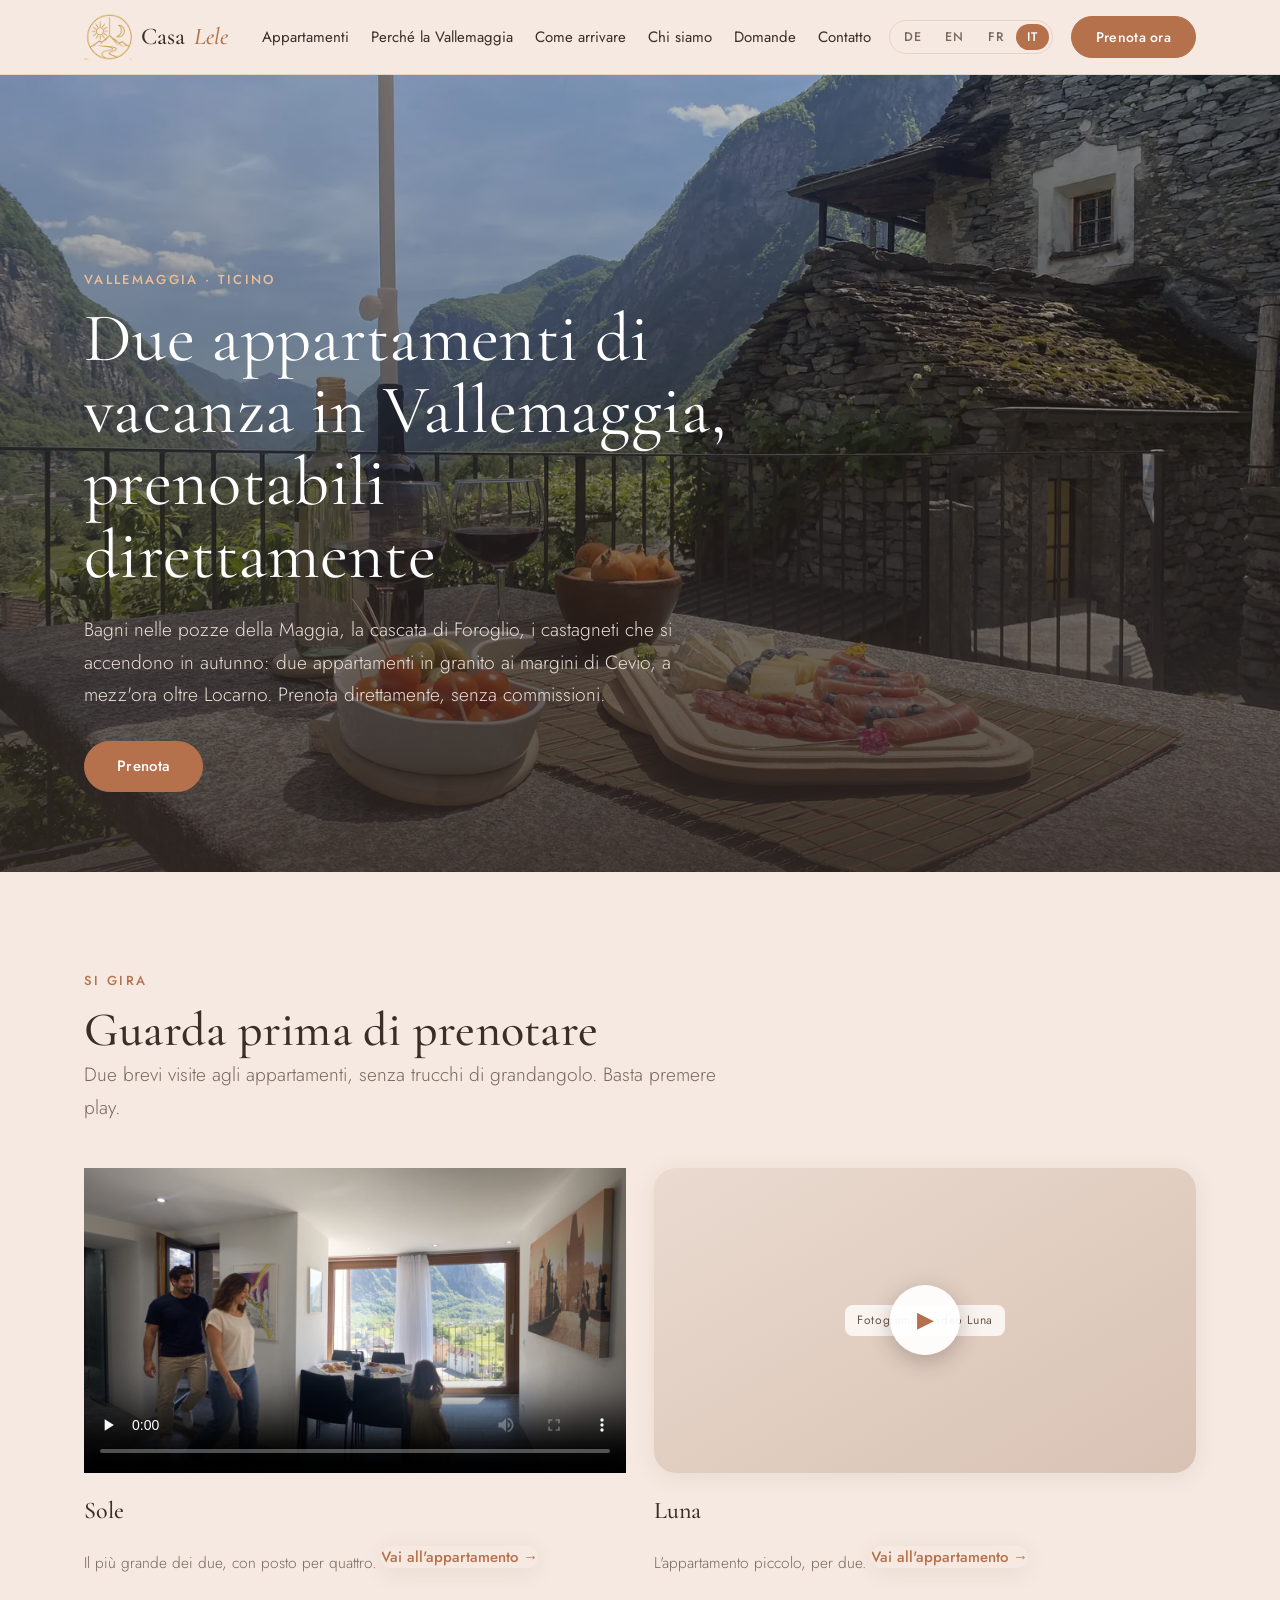
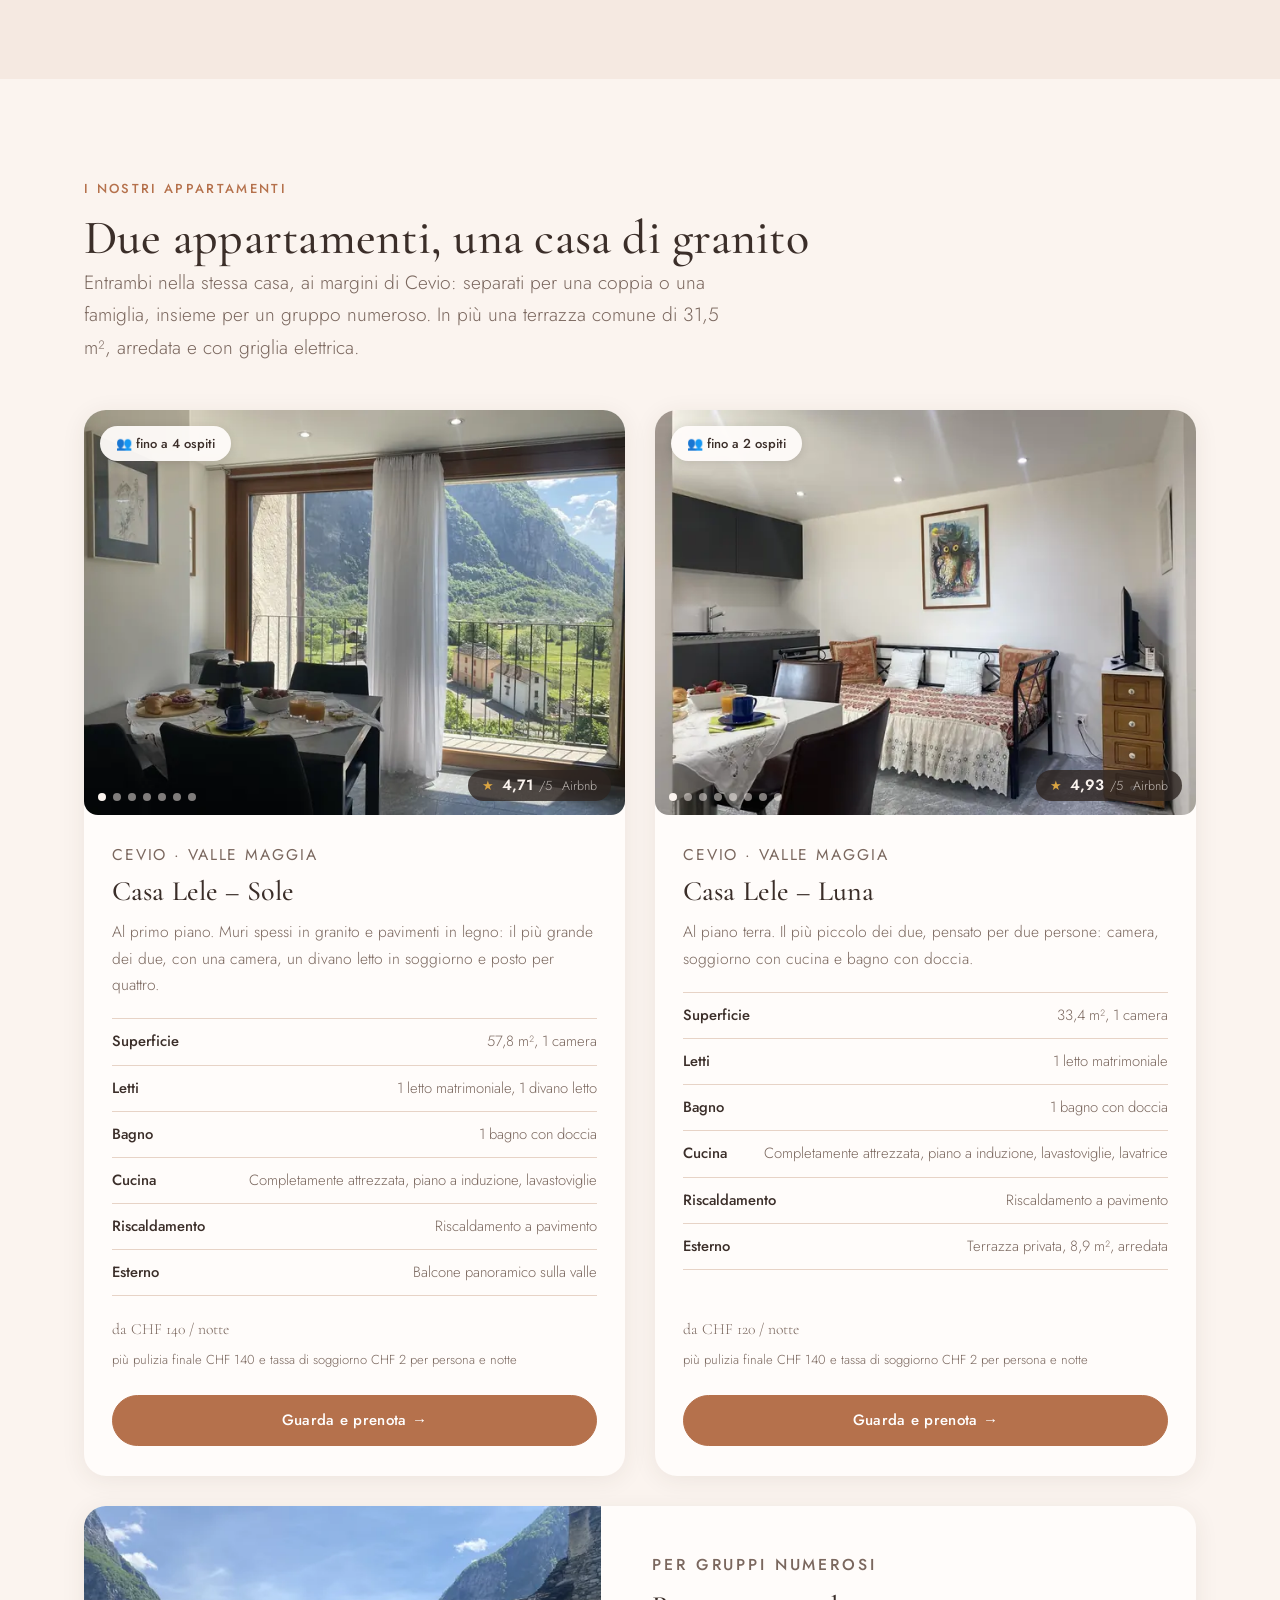
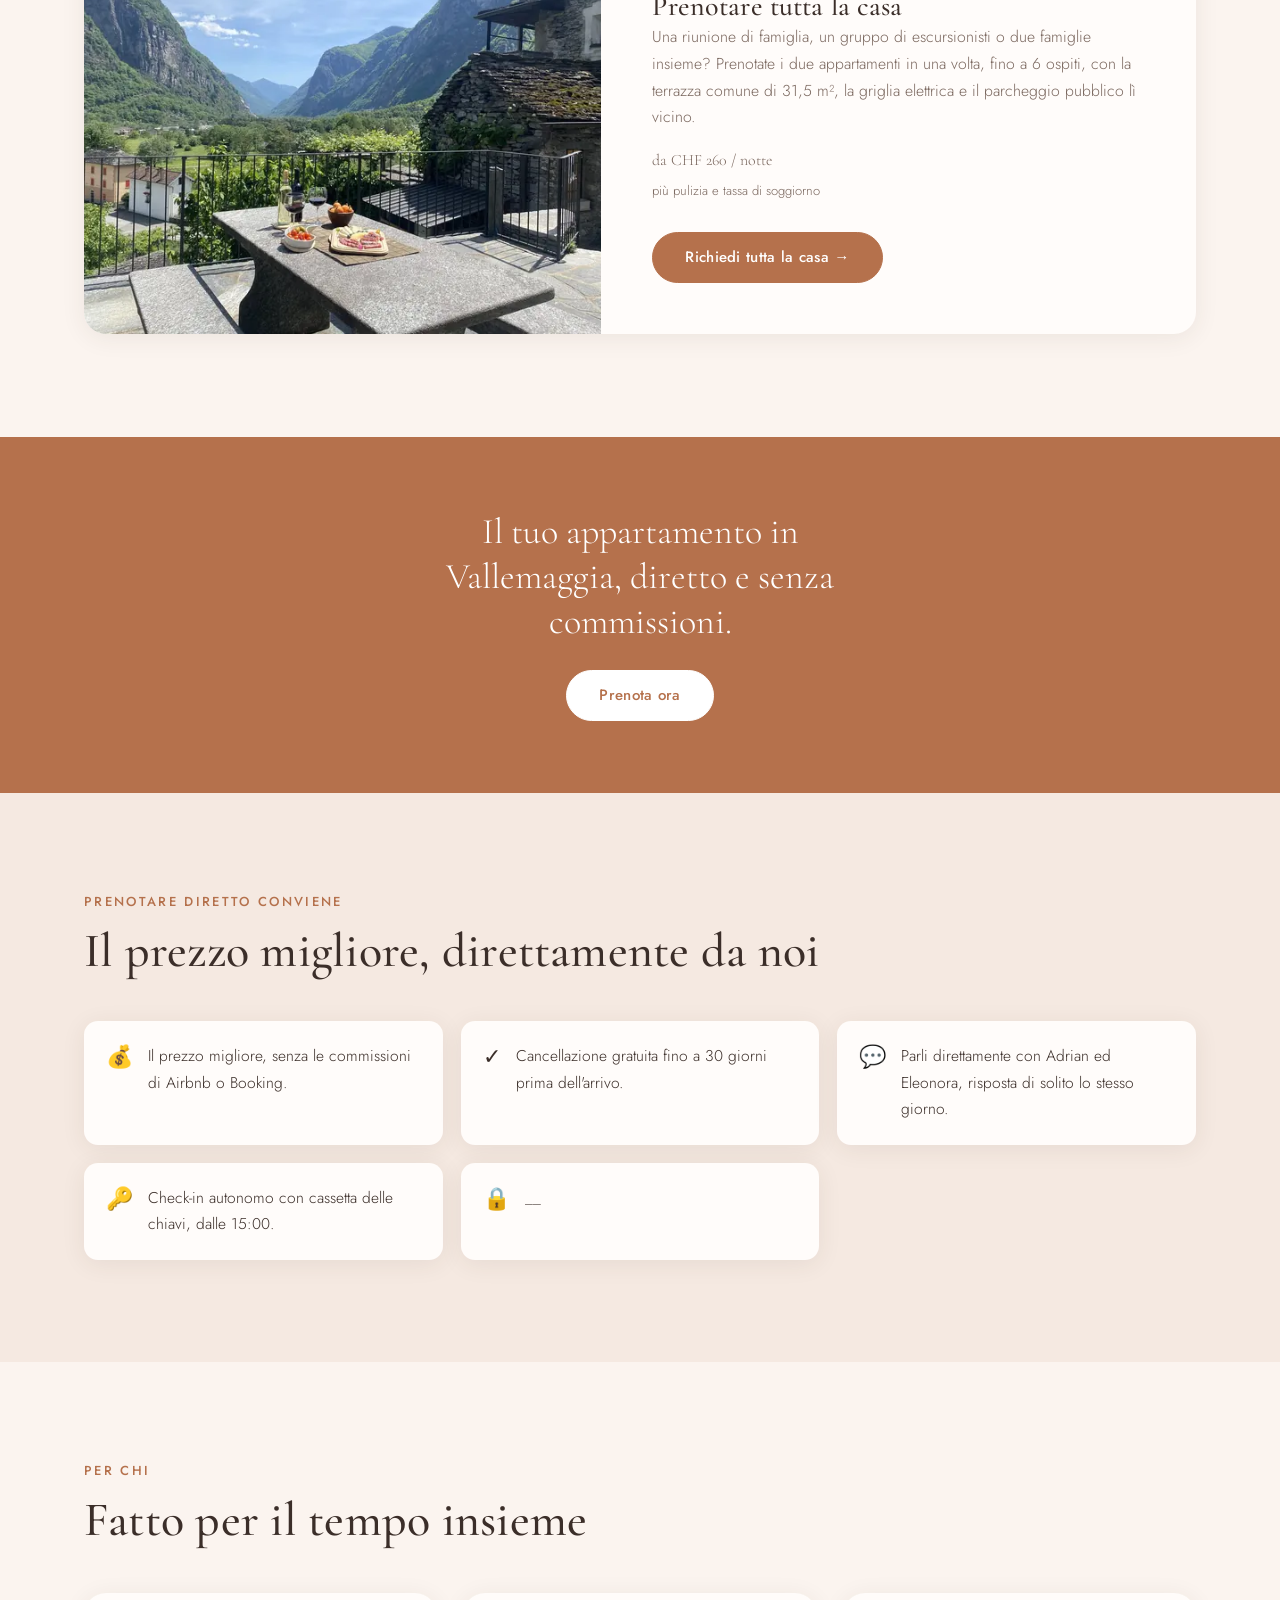
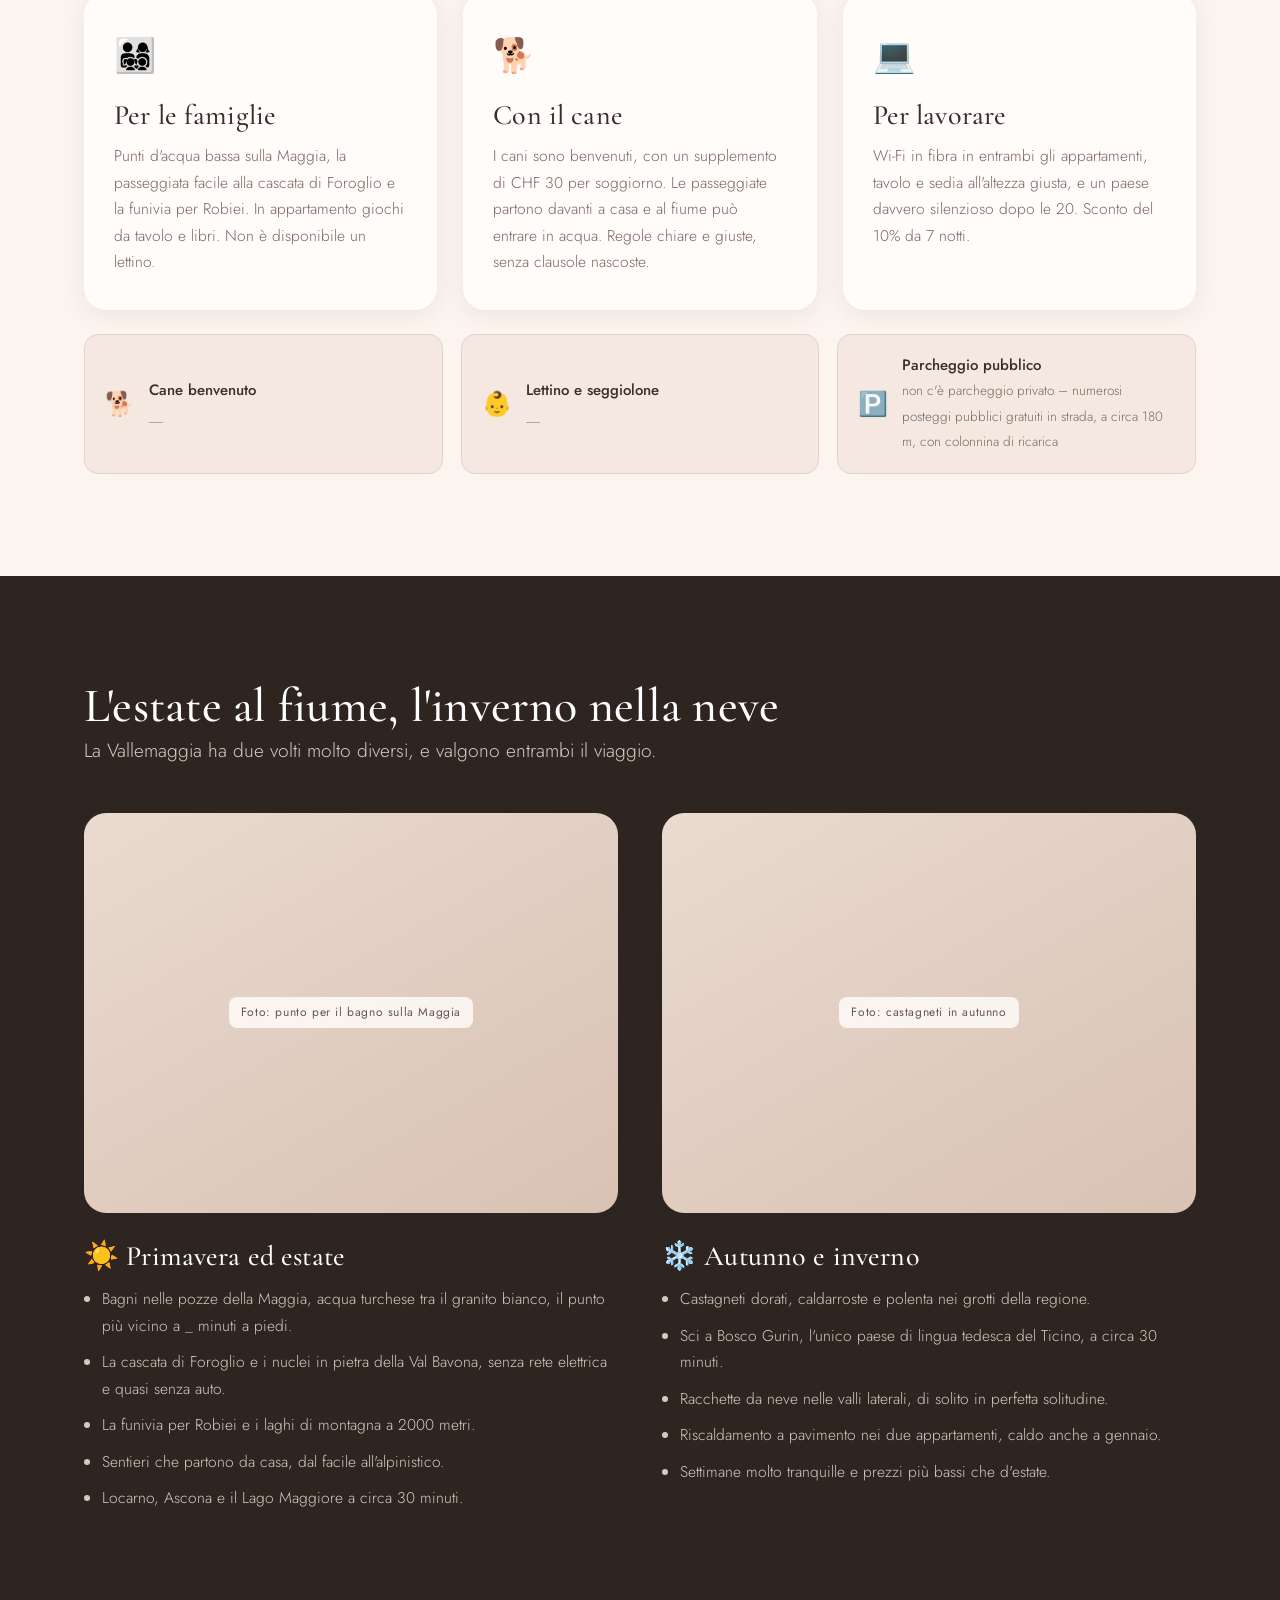
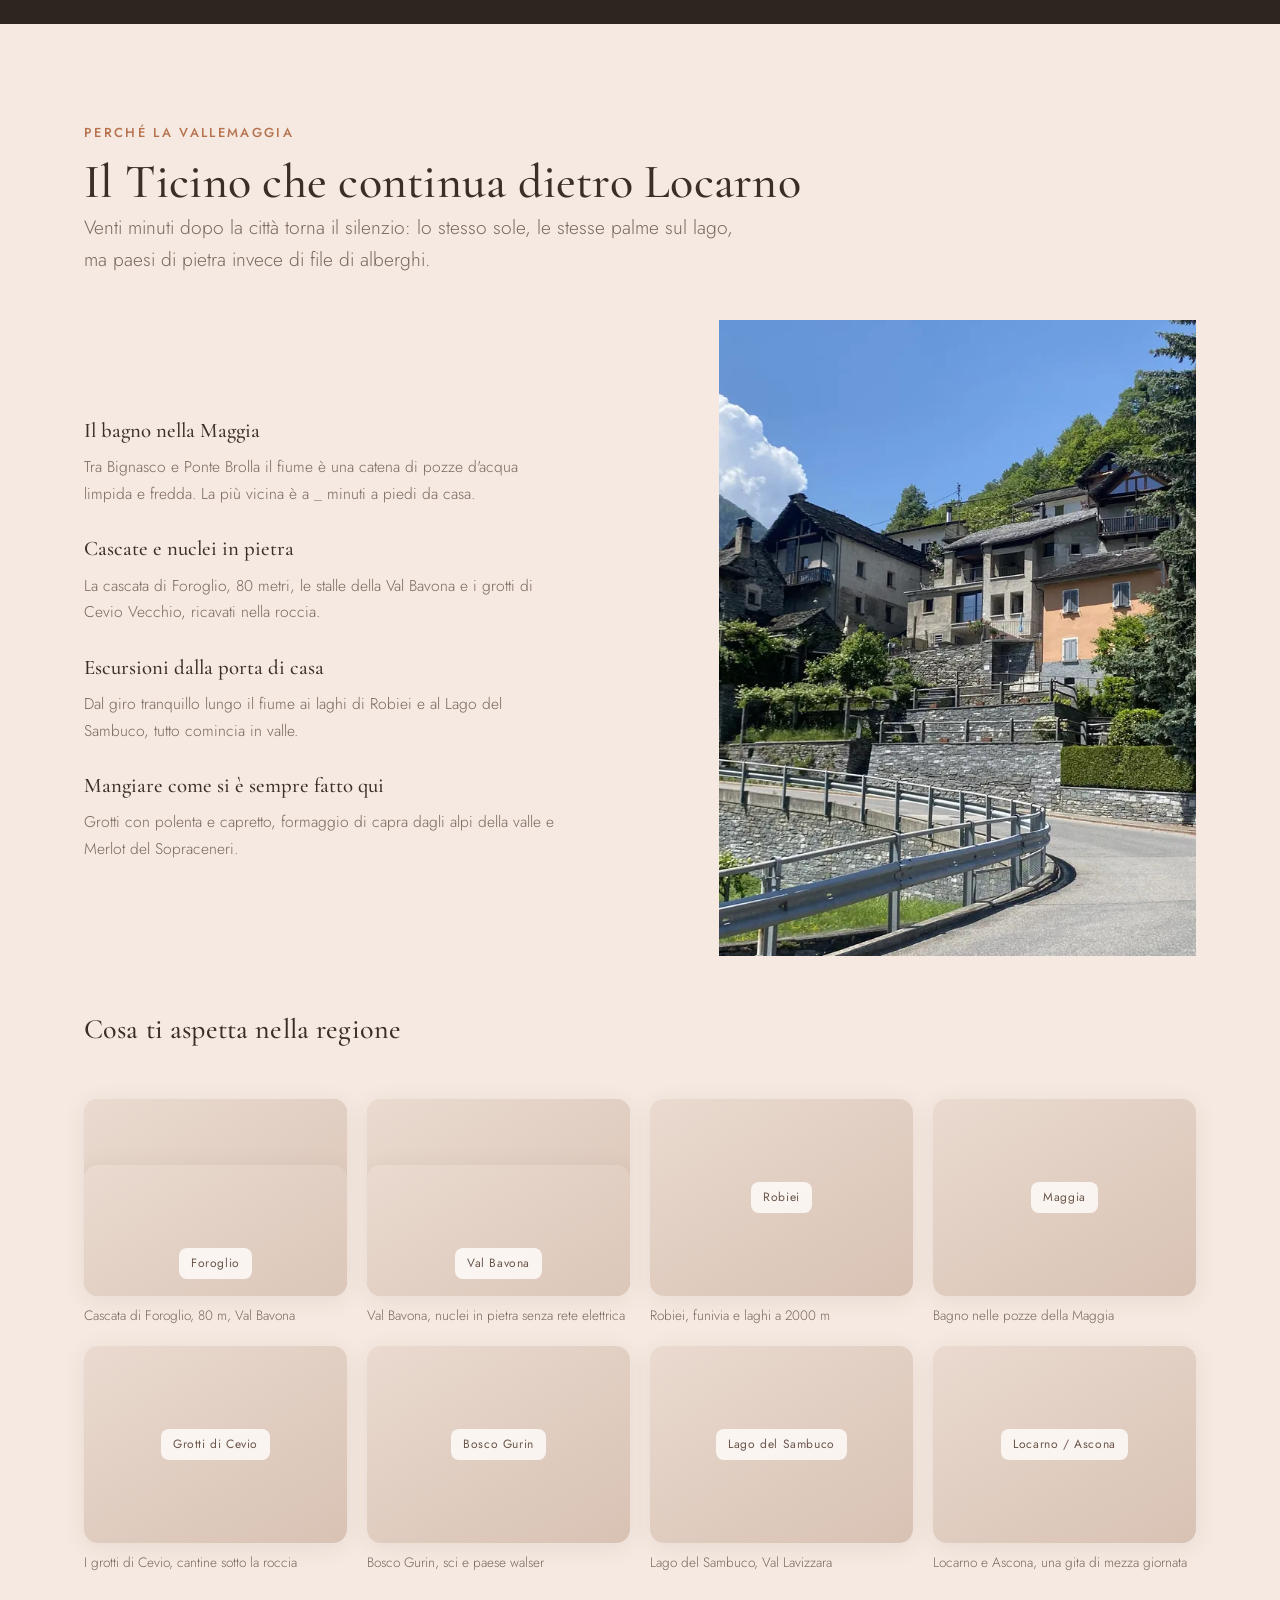
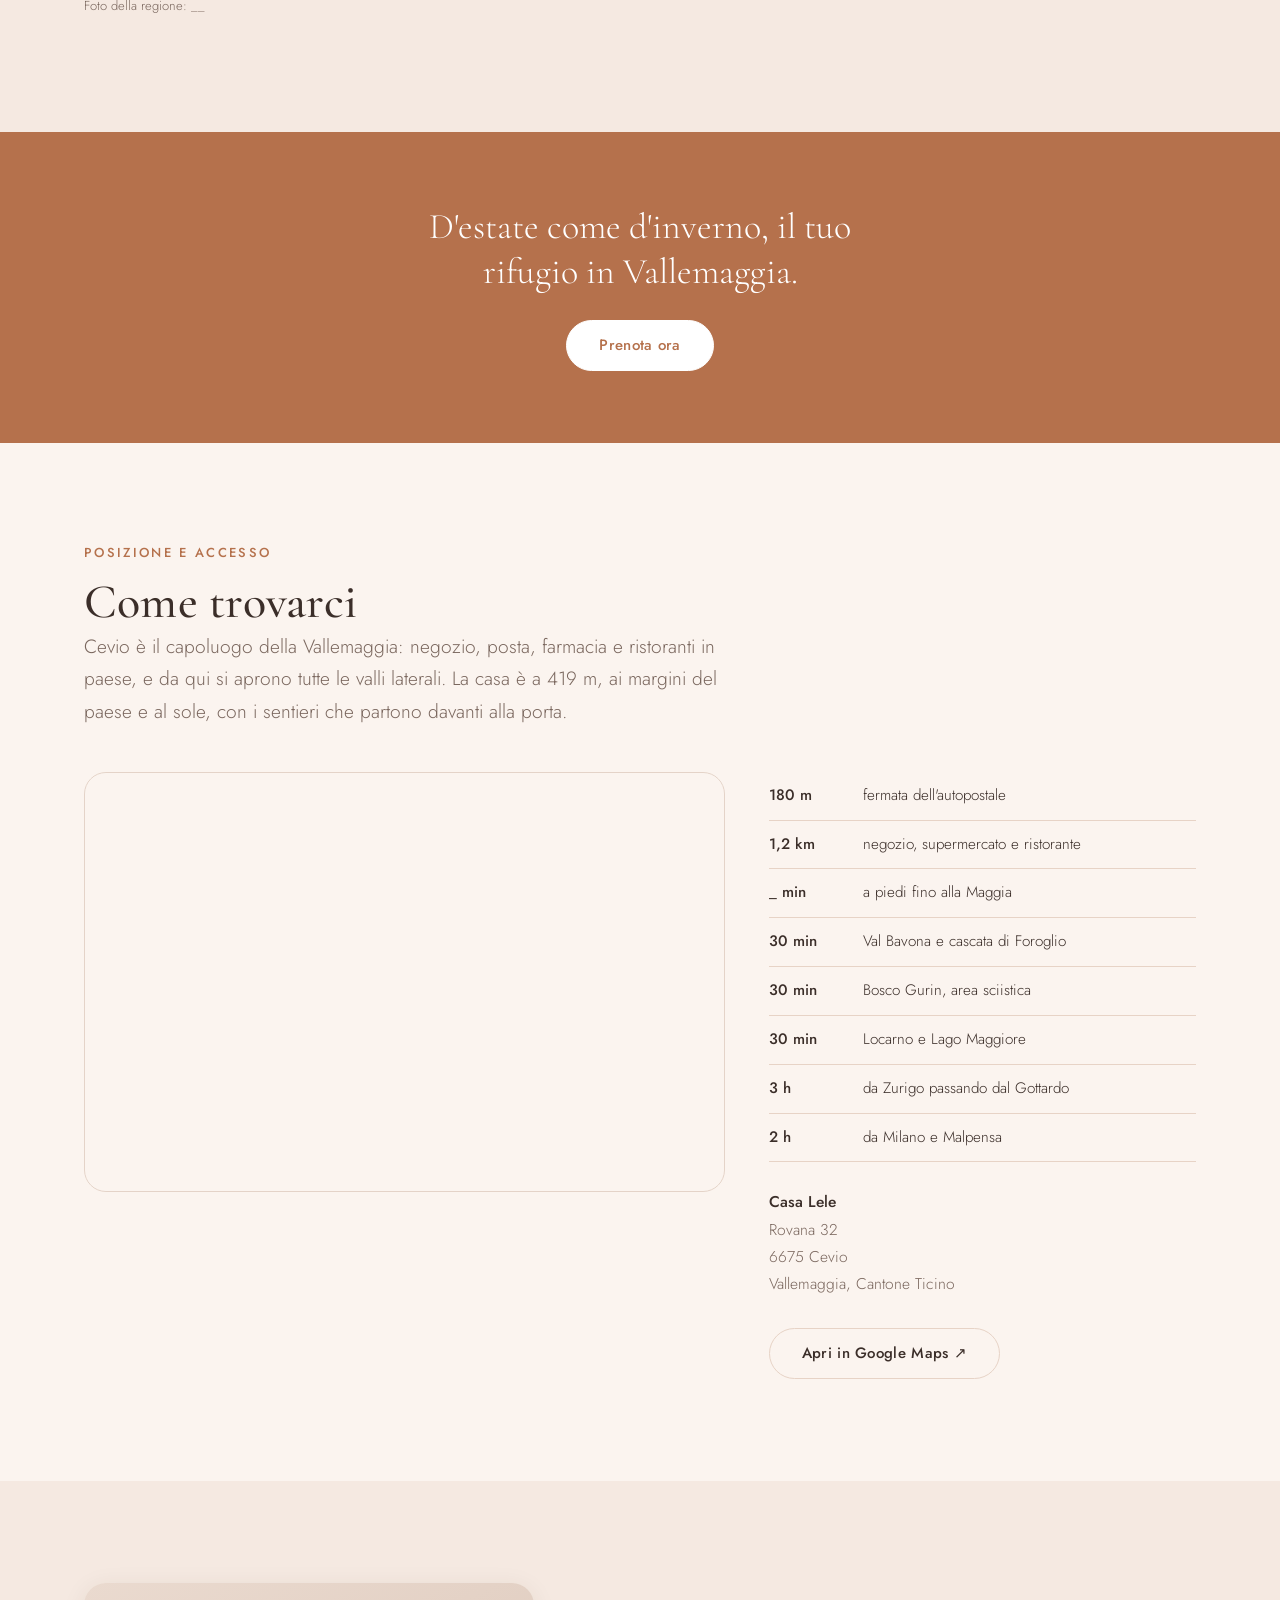
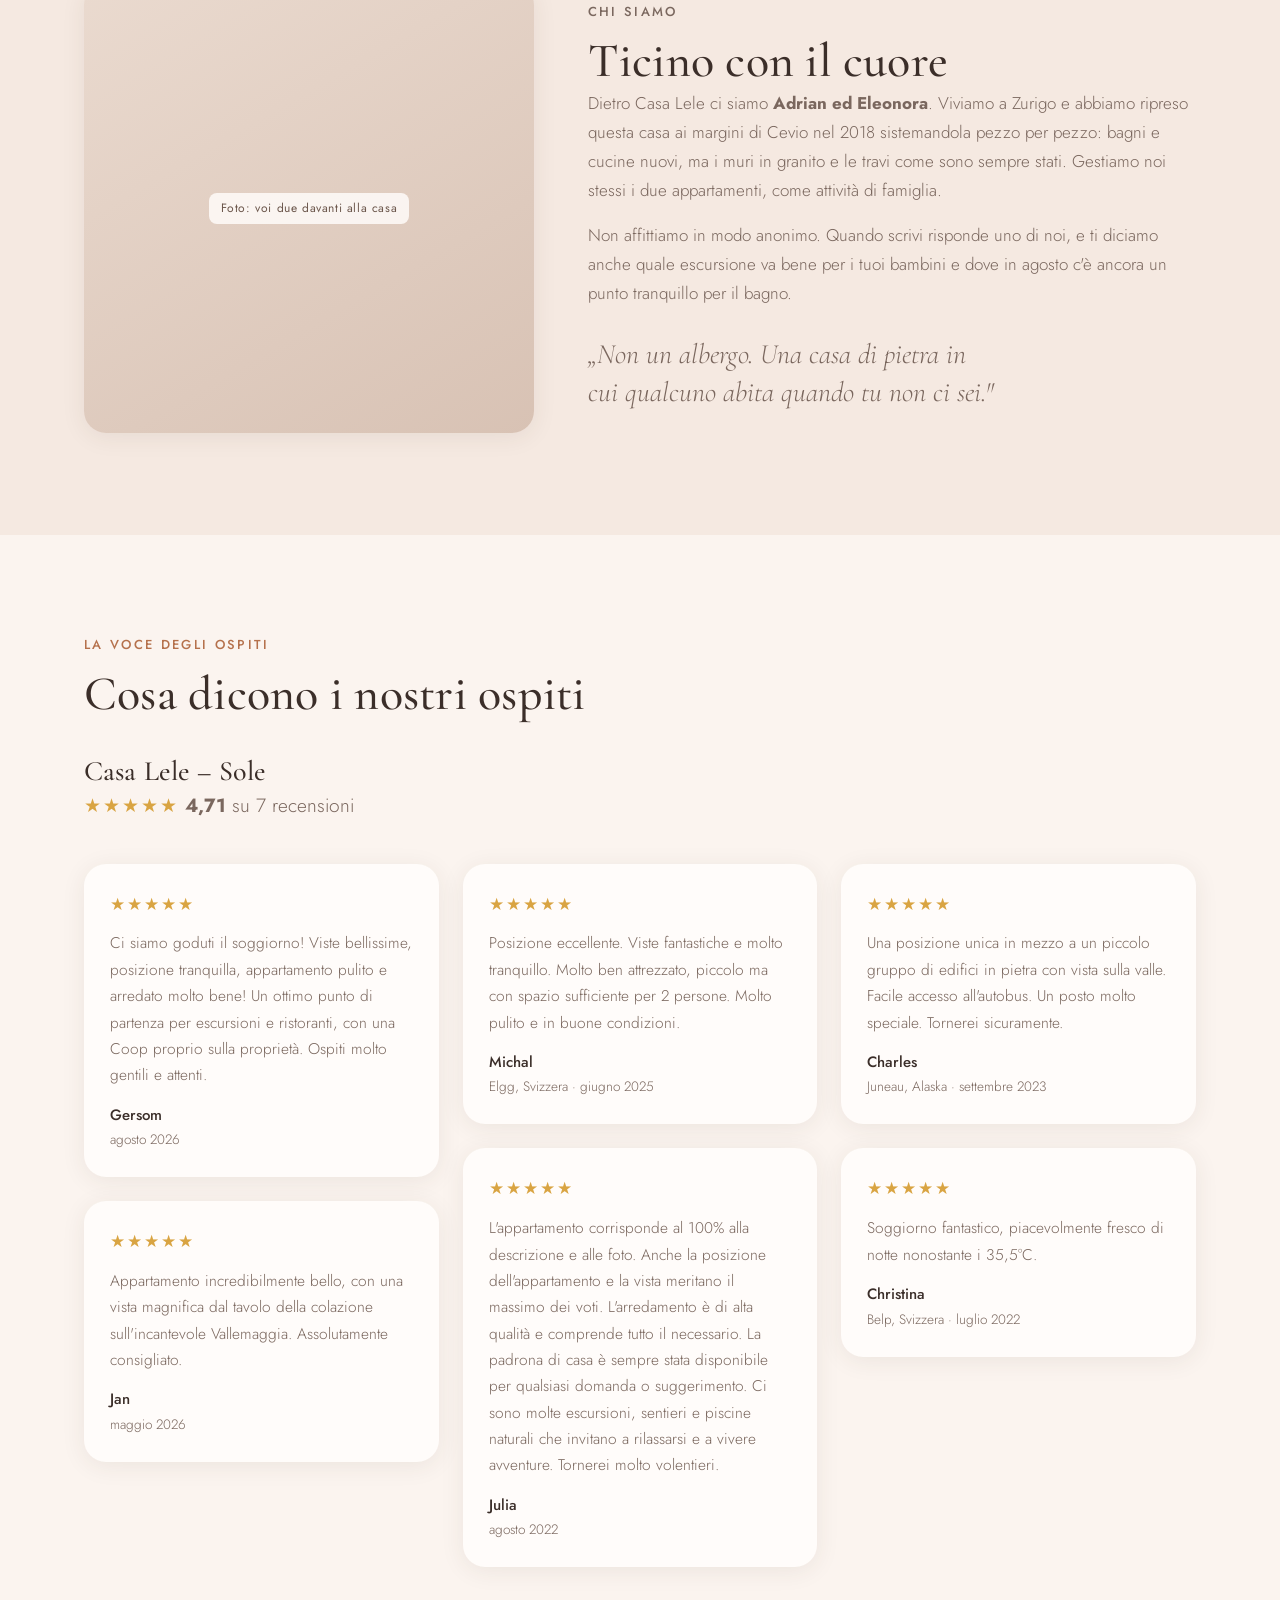
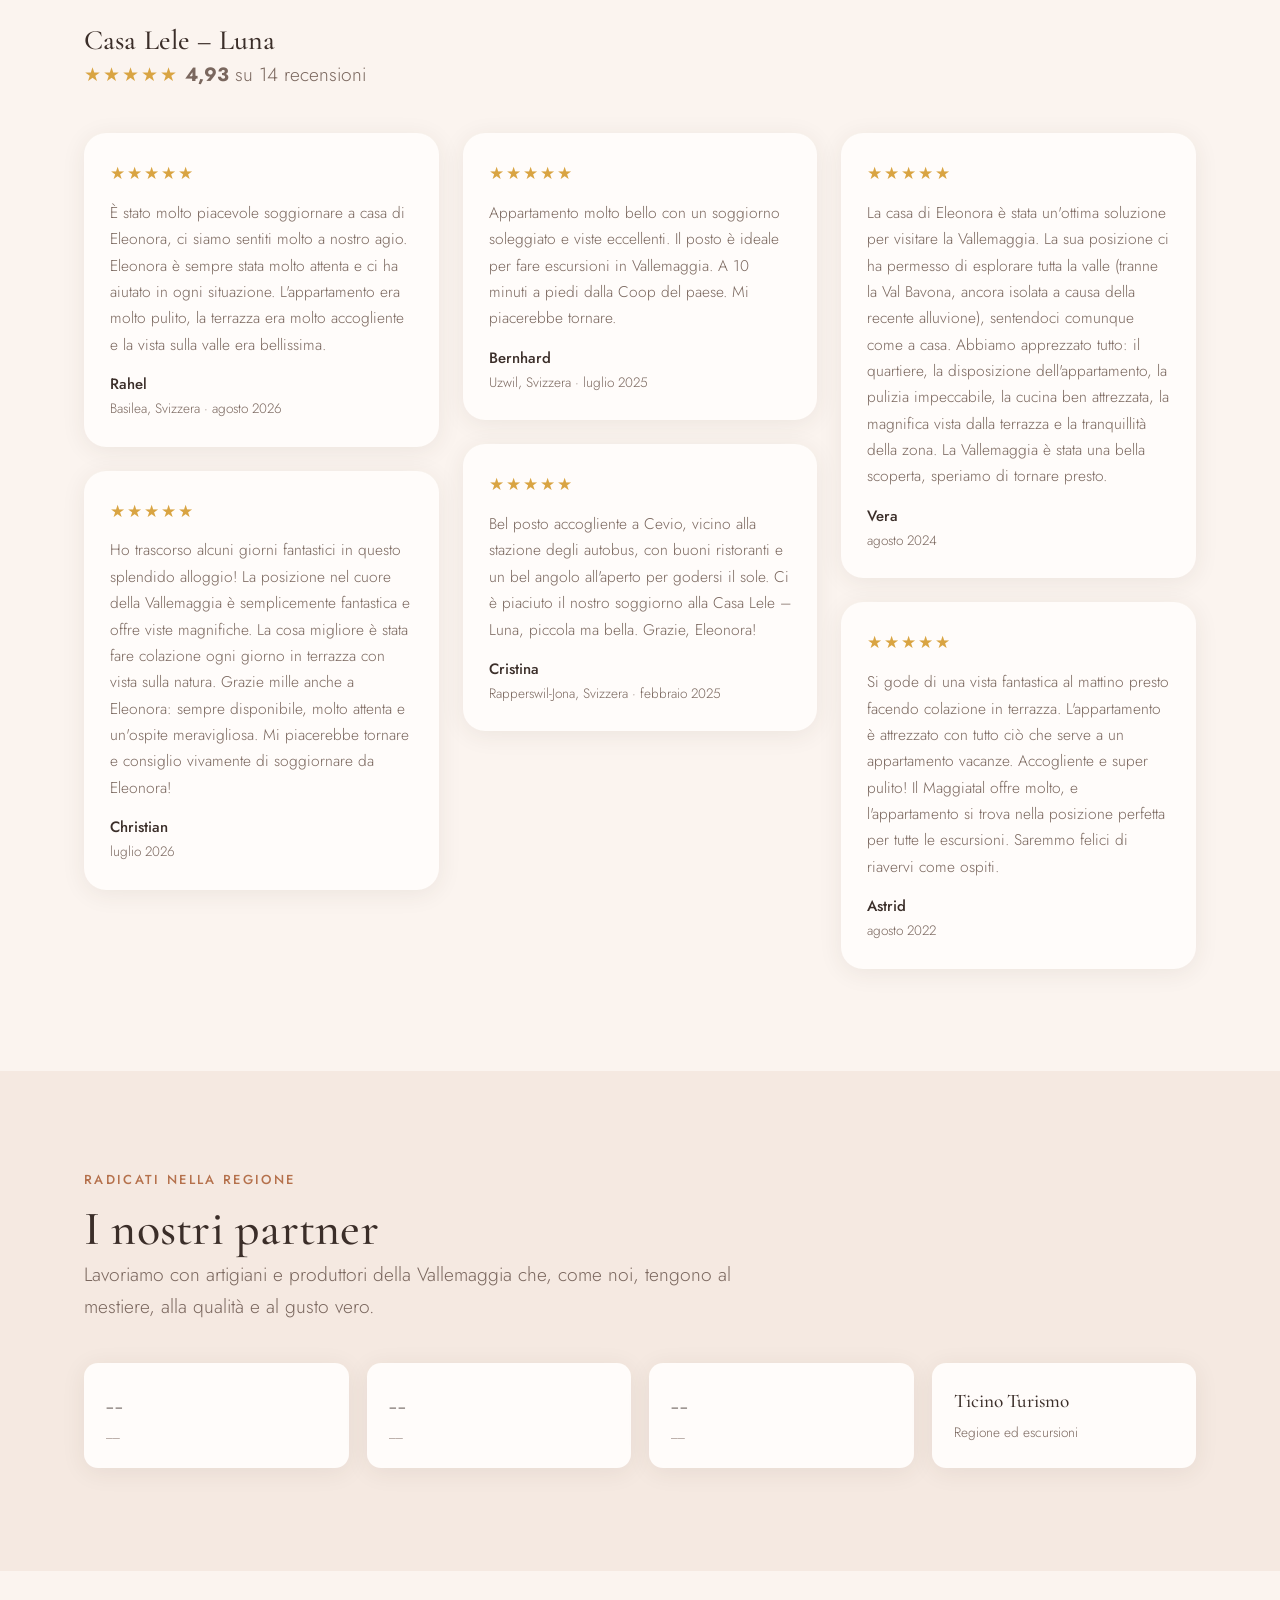
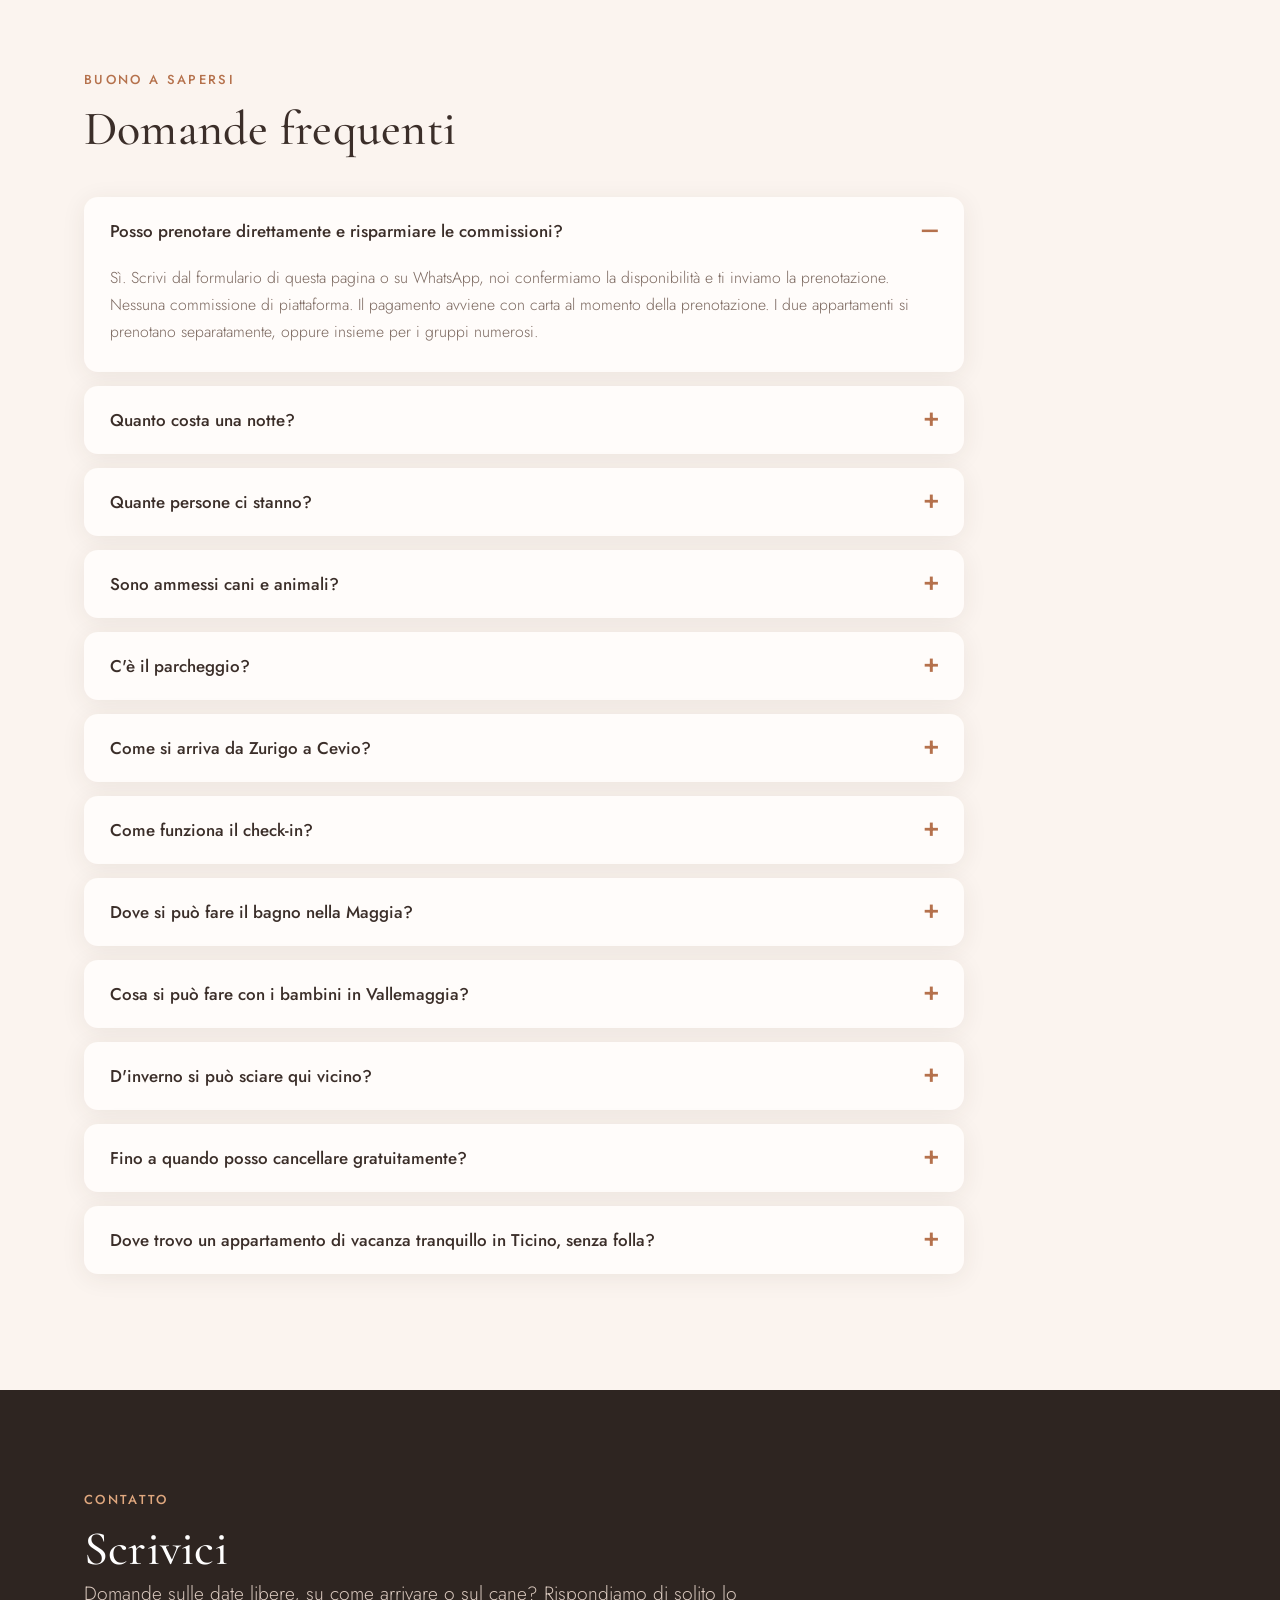
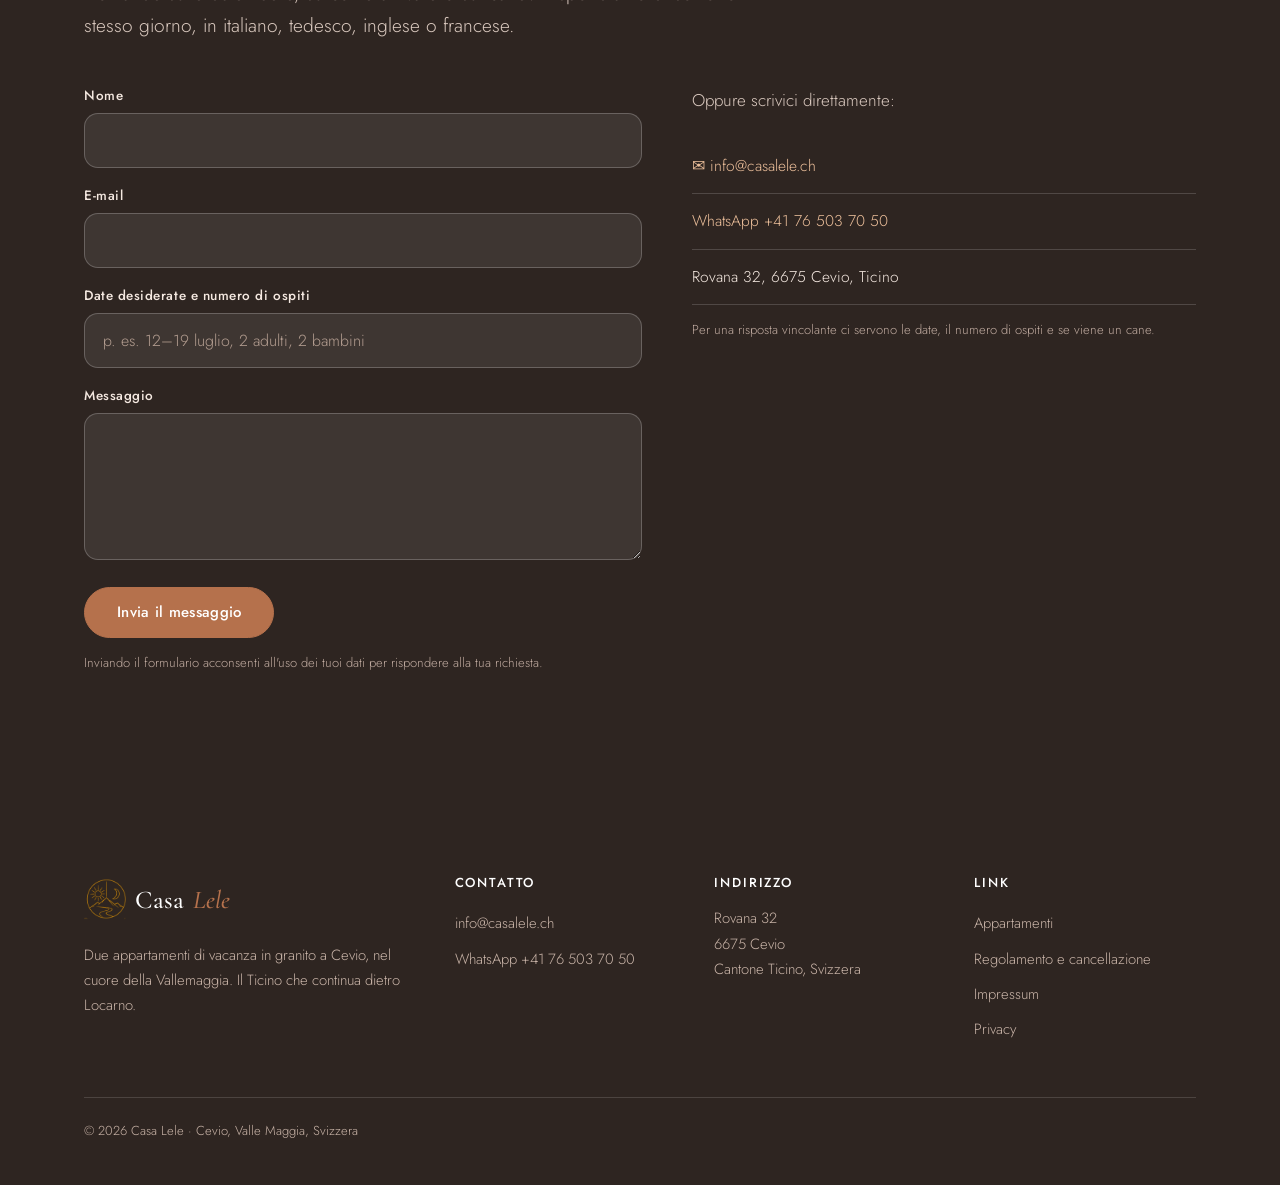
<file: it.html>
<!doctype html>
<html lang="it-CH">
<head>
<meta charset="utf-8">
<meta name="viewport" content="width=device-width, initial-scale=1">
<!-- GENERADO AUTOMATICAMENTE por build.py — no editar a mano.
     Textos: i18n/de.json, en.json, fr.json, it.json
     Datos:  data.json
     Estilo: style.css -->
<title>Appartamenti di vacanza in Vallemaggia – Casa Lele | Cevio, Ticino</title>
<meta name="description" content="Due appartamenti di vacanza a Cevio, in Vallemaggia, Ticino. Bagni nella Maggia, cascate, castagneti. Prenota direttamente, senza commissioni.">
<meta name="robots" content="index, follow">
<link rel="canonical" href="https://casalele.ch/it.html">
<link rel="alternate" hreflang="de-CH" href="https://casalele.ch/">
<link rel="alternate" hreflang="en" href="https://casalele.ch/en.html">
<link rel="alternate" hreflang="fr-CH" href="https://casalele.ch/fr.html">
<link rel="alternate" hreflang="it-CH" href="https://casalele.ch/it.html">
<link rel="alternate" hreflang="x-default" href="https://casalele.ch/">
<meta name="theme-color" content="#f5e9e1">
<meta property="og:type" content="website">
<meta property="og:locale" content="it_CH">
<meta property="og:site_name" content="Casa Lele">
<meta property="og:title" content="Appartamenti di vacanza in Vallemaggia – Casa Lele | Cevio, Ticino">
<meta property="og:description" content="Due appartamenti di vacanza a Cevio, in Vallemaggia, Ticino. Bagni nella Maggia, cascate, castagneti. Prenota direttamente, senza commissioni.">
<meta property="og:url" content="https://casalele.ch/it.html">
<meta property="og:image" content="https://casalele.ch/fotos/terrasse-aperitivo-1600.jpg">
<meta name="twitter:card" content="summary_large_image">
<link rel="preconnect" href="https://fonts.googleapis.com">
<link rel="preconnect" href="https://fonts.gstatic.com" crossorigin>
<link href="https://fonts.googleapis.com/css2?family=Cormorant+Garamond:ital,wght@0,400;0,500;0,600;1,400&family=Jost:wght@300;400;500;600&display=swap" rel="stylesheet">
<link rel="stylesheet" href="style.css">
<link rel="icon" type="image/png" sizes="48x48" href="logo/favicon-48.png">
<link rel="apple-touch-icon" href="logo/apple-touch-icon.png">
</head>
<body>
<a class="skip" href="#main">Vai al contenuto</a>

<header class="hdr">
  <div class="hdr__in">
    <a class="brand" style="display:inline-flex;align-items:center;gap:9px;white-space:nowrap" href="#top"><img class="brand__logo" src="logo/emblema-220.png" srcset="logo/emblema-220.png 220w, logo/emblema-440.png 440w" sizes="40px" alt="" width="220" height="220" decoding="async">Casa <em>Lele</em></a>
    <button class="burger" id="burger" aria-expanded="false" aria-controls="nav">Menu</button>
    <nav class="nav" id="nav">
      <a href="#wohnungen">Appartamenti</a>
      <a href="#region">Perché la Vallemaggia</a>
      <a href="#lage">Come arrivare</a>
      <a href="#ueber-uns">Chi siamo</a>
      <a href="#faq">Domande</a>
      <a href="#kontakt">Contatto</a>
      <div class="langs"><a href="index.html" hreflang="de-CH">DE</a><a href="en.html" hreflang="en">EN</a><a href="fr.html" hreflang="fr-CH">FR</a><a href="it.html" hreflang="it-CH" aria-current="true">IT</a></div>
      <a class="btn" href="#kontakt">Prenota ora</a>
    </nav>
    <div class="langs"><a href="index.html" hreflang="de-CH">DE</a><a href="en.html" hreflang="en">EN</a><a href="fr.html" hreflang="fr-CH">FR</a><a href="it.html" hreflang="it-CH" aria-current="true">IT</a></div>
    <a class="btn" href="#kontakt">Prenota ora</a>
  </div>
</header>

<main id="main">

<section class="hero" id="top">
  <div class="hero__media">
    <!-- FOTO PRINCIPAL. Minimo 2400 px de ancho. -->
    <picture><source type="image/webp" srcset="fotos/terrasse-aperitivo-640.webp 640w, fotos/terrasse-aperitivo-1024.webp 1024w, fotos/terrasse-aperitivo-1600.webp 1600w, fotos/terrasse-aperitivo-2400.webp 2400w" sizes="100vw"><img class="ph" src="fotos/terrasse-aperitivo-2400.jpg" srcset="fotos/terrasse-aperitivo-640.jpg 640w, fotos/terrasse-aperitivo-1024.jpg 1024w, fotos/terrasse-aperitivo-1600.jpg 1600w, fotos/terrasse-aperitivo-2400.jpg 2400w" sizes="100vw" alt="Aperitivo sulla terrazza comune di Casa Lele, con vista sulla Vallemaggia" width="2400" height="1800" loading="eager" fetchpriority="high" decoding="async"></picture>
  </div>
  <div class="hero__in">
    <p class="eyebrow">Vallemaggia · Ticino</p>
    <h1>Due appartamenti di vacanza in Vallemaggia, prenotabili direttamente</h1>
    <p class="hero__p">Bagni nelle pozze della Maggia, la cascata di Foroglio, i castagneti che si accendono in autunno: due appartamenti in granito ai margini di Cevio, a mezz'ora oltre Locarno. Prenota direttamente, senza commissioni.</p>
    <div class="btns"><a class="btn" href="#wohnungen">Prenota</a></div>
  </div>
</section>

<section class="sec">
  <div class="wrap">
    <p class="eyebrow">Si gira</p>
    <h2>Guarda prima di prenotare</h2>
    <p class="lede">Due brevi visite agli appartamenti, senza trucchi di grandangolo. Basta premere play.</p>
    <div class="tour">
      <figure><video class="ph r16x9" controls preload="none" playsinline poster="video/sole-video-poster.jpg" aria-label="Visita dell'appartamento Sole"><source src="video/sole-video-720.mp4" type="video/mp4"></video>
        <figcaption><b>Sole</b>Il più grande dei due, con posto per quattro.
          <a class="arrow" href="#wohnung-1">Vai all'appartamento →</a></figcaption>
      </figure>
      <figure>
        <a href="#">
          <div class="ph r16x9"><span>Fotogramma video Luna</span></div>
          <div class="play"><span>▶</span></div>
        </a>
        <figcaption><b>Luna</b>L'appartamento piccolo, per due.
          <a class="arrow" href="#wohnung-2">Vai all'appartamento →</a></figcaption>
      </figure>
    </div>
  </div>
</section>

<section class="sec sec--lt" id="wohnungen">
  <div class="wrap">
    <p class="eyebrow">I nostri appartamenti</p>
    <h2>Due appartamenti, una casa di granito</h2>
    <p class="lede">Entrambi nella stessa casa, ai margini di Cevio: separati per una coppia o una famiglia, insieme per un gruppo numeroso. In più una terrazza comune di 31,5 m², arredata e con griglia elettrica.</p>
    <div class="flats">
      <article class="flat" id="wohnung-1">
        <div class="flat__img">
          <div class="slider" data-slider><div class="slide is-on"><picture><source type="image/webp" srcset="fotos/sole-essplatz-balkon-640.webp 640w, fotos/sole-essplatz-balkon-1024.webp 1024w, fotos/sole-essplatz-balkon-1600.webp 1600w" sizes="(max-width:860px) 100vw, 46vw"><img class="ph r4x3" src="fotos/sole-essplatz-balkon-1600.jpg" srcset="fotos/sole-essplatz-balkon-640.jpg 640w, fotos/sole-essplatz-balkon-1024.jpg 1024w, fotos/sole-essplatz-balkon-1600.jpg 1600w" sizes="(max-width:860px) 100vw, 46vw" alt="Tavolo accanto al balcone con vista sulla valle, Casa Lele – Sole" width="1600" height="1200" loading="lazy" decoding="async"></picture></div><div class="slide"><picture><source type="image/webp" srcset="fotos/sole-wohnraum-640.webp 640w, fotos/sole-wohnraum-1024.webp 1024w, fotos/sole-wohnraum-1600.webp 1600w" sizes="(max-width:700px) 100vw, 300px"><img class="ph r4x3" src="fotos/sole-wohnraum-1600.jpg" srcset="fotos/sole-wohnraum-640.jpg 640w, fotos/sole-wohnraum-1024.jpg 1024w, fotos/sole-wohnraum-1600.jpg 1600w" sizes="(max-width:700px) 100vw, 300px" alt="Soggiorno con divano letto e poltrona" width="1600" height="1200" loading="lazy" decoding="async"></picture></div><div class="slide"><picture><source type="image/webp" srcset="fotos/sole-wohnbereich-640.webp 640w, fotos/sole-wohnbereich-1024.webp 1024w, fotos/sole-wohnbereich-1600.webp 1600w" sizes="(max-width:700px) 100vw, 300px"><img class="ph r4x3" src="fotos/sole-wohnbereich-1600.jpg" srcset="fotos/sole-wohnbereich-640.jpg 640w, fotos/sole-wohnbereich-1024.jpg 1024w, fotos/sole-wohnbereich-1600.jpg 1600w" sizes="(max-width:700px) 100vw, 300px" alt="Zona giorno e porta del balcone" width="1600" height="1200" loading="lazy" decoding="async"></picture></div><div class="slide"><picture><source type="image/webp" srcset="fotos/sole-kueche-640.webp 640w, fotos/sole-kueche-1001.webp 1001w" sizes="(max-width:700px) 100vw, 300px"><img class="ph r4x3" src="fotos/sole-kueche-1001.jpg" srcset="fotos/sole-kueche-640.jpg 640w, fotos/sole-kueche-1001.jpg 1001w" sizes="(max-width:700px) 100vw, 300px" alt="Cucina a induzione con forno" width="1001" height="667" loading="lazy" decoding="async"></picture></div><div class="slide"><picture><source type="image/webp" srcset="fotos/sole-schlafzimmer-640.webp 640w, fotos/sole-schlafzimmer-1024.webp 1024w, fotos/sole-schlafzimmer-1600.webp 1600w" sizes="(max-width:700px) 100vw, 300px"><img class="ph r4x3" src="fotos/sole-schlafzimmer-1600.jpg" srcset="fotos/sole-schlafzimmer-640.jpg 640w, fotos/sole-schlafzimmer-1024.jpg 1024w, fotos/sole-schlafzimmer-1600.jpg 1600w" sizes="(max-width:700px) 100vw, 300px" alt="Camera con letto matrimoniale" width="1600" height="1200" loading="lazy" decoding="async"></picture></div><div class="slide"><picture><source type="image/webp" srcset="fotos/sole-schlafzimmer-2-640.webp 640w, fotos/sole-schlafzimmer-2-1024.webp 1024w, fotos/sole-schlafzimmer-2-1600.webp 1600w" sizes="(max-width:700px) 100vw, 300px"><img class="ph r4x3" src="fotos/sole-schlafzimmer-2-1600.jpg" srcset="fotos/sole-schlafzimmer-2-640.jpg 640w, fotos/sole-schlafzimmer-2-1024.jpg 1024w, fotos/sole-schlafzimmer-2-1600.jpg 1600w" sizes="(max-width:700px) 100vw, 300px" alt="Camera con accesso diretto al bagno" width="1600" height="1200" loading="lazy" decoding="async"></picture></div><div class="slide"><picture><source type="image/webp" srcset="fotos/sole-bad-640.webp 640w, fotos/sole-bad-1024.webp 1024w, fotos/sole-bad-1600.webp 1600w" sizes="(max-width:700px) 100vw, 300px"><img class="ph r4x3" src="fotos/sole-bad-1600.jpg" srcset="fotos/sole-bad-640.jpg 640w, fotos/sole-bad-1024.jpg 1024w, fotos/sole-bad-1600.jpg 1600w" sizes="(max-width:700px) 100vw, 300px" alt="Bagno con doccia" width="1600" height="1200" loading="lazy" decoding="async"></picture></div><div class="slider__dots"><button type="button" aria-label="1"></button><button type="button" aria-label="2"></button><button type="button" aria-label="3"></button><button type="button" aria-label="4"></button><button type="button" aria-label="5"></button><button type="button" aria-label="6"></button><button type="button" aria-label="7"></button></div></div><p class="flat__rating"><i class="stars" aria-hidden="true">★</i><b>4,71</b><span>/5</span><em>Airbnb</em></p>
          <span class="badge">👥 fino a 4 ospiti</span>
        </div>
        <div class="flat__body">
          <p class="flat__place">Cevio · Valle Maggia</p>
          <h3>Casa Lele – Sole</h3>
          <p>Al primo piano. Muri spessi in granito e pavimenti in legno: il più grande dei due, con una camera, un divano letto in soggiorno e posto per quattro.</p>
          <ul class="specs">
            <li><b>Superficie</b><span>57,8 m², 1 camera</span></li>
            <li><b>Letti</b><span>1 letto matrimoniale, 1 divano letto</span></li>
            <li><b>Bagno</b><span>1 bagno con doccia</span></li>
            <li><b>Cucina</b><span>Completamente attrezzata, piano a induzione, lavastoviglie</span></li>
            <li><b>Riscaldamento</b><span>Riscaldamento a pavimento</span></li>
            <li><b>Esterno</b><span>Balcone panoramico sulla valle</span></li>
          </ul>
          <p class="price">da CHF 140 / notte
            <small>più pulizia finale CHF 140 e tassa di soggiorno CHF 2 per persona e notte</small></p>
          <a class="btn" href="#kontakt">Guarda e prenota →</a>
        </div>
      </article>
      <article class="flat" id="wohnung-2">
        <div class="flat__img">
          <div class="slider" data-slider><div class="slide is-on"><picture><source type="image/webp" srcset="fotos/luna-wohnraum-640.webp 640w, fotos/luna-wohnraum-1024.webp 1024w, fotos/luna-wohnraum-1600.webp 1600w" sizes="(max-width:860px) 100vw, 46vw"><img class="ph r4x3" src="fotos/luna-wohnraum-1600.jpg" srcset="fotos/luna-wohnraum-640.jpg 640w, fotos/luna-wohnraum-1024.jpg 1024w, fotos/luna-wohnraum-1600.jpg 1600w" sizes="(max-width:860px) 100vw, 46vw" alt="Soggiorno con cucina, Casa Lele – Luna" width="1600" height="1200" loading="lazy" decoding="async"></picture></div><div class="slide"><picture><source type="image/webp" srcset="fotos/luna-essplatz-640.webp 640w, fotos/luna-essplatz-1024.webp 1024w, fotos/luna-essplatz-1600.webp 1600w" sizes="(max-width:700px) 100vw, 300px"><img class="ph r4x3" src="fotos/luna-essplatz-1600.jpg" srcset="fotos/luna-essplatz-640.jpg 640w, fotos/luna-essplatz-1024.jpg 1024w, fotos/luna-essplatz-1600.jpg 1600w" sizes="(max-width:700px) 100vw, 300px" alt="Soggiorno con tavolo e divano letto" width="1600" height="1200" loading="lazy" decoding="async"></picture></div><div class="slide"><picture><source type="image/webp" srcset="fotos/luna-kueche-640.webp 640w, fotos/luna-kueche-1024.webp 1024w, fotos/luna-kueche-1600.webp 1600w" sizes="(max-width:700px) 100vw, 300px"><img class="ph r4x3" src="fotos/luna-kueche-1600.jpg" srcset="fotos/luna-kueche-640.jpg 640w, fotos/luna-kueche-1024.jpg 1024w, fotos/luna-kueche-1600.jpg 1600w" sizes="(max-width:700px) 100vw, 300px" alt="Cucina a induzione, frigorifero e tavolo" width="1600" height="1200" loading="lazy" decoding="async"></picture></div><div class="slide"><picture><source type="image/webp" srcset="fotos/luna-fruehstueck-640.webp 640w, fotos/luna-fruehstueck-1024.webp 1024w, fotos/luna-fruehstueck-1600.webp 1600w" sizes="(max-width:700px) 100vw, 300px"><img class="ph r4x3" src="fotos/luna-fruehstueck-1600.jpg" srcset="fotos/luna-fruehstueck-640.jpg 640w, fotos/luna-fruehstueck-1024.jpg 1024w, fotos/luna-fruehstueck-1600.jpg 1600w" sizes="(max-width:700px) 100vw, 300px" alt="Colazione con la porta della terrazza aperta" width="1600" height="1200" loading="lazy" decoding="async"></picture></div><div class="slide"><picture><source type="image/webp" srcset="fotos/luna-schlafzimmer-640.webp 640w, fotos/luna-schlafzimmer-1024.webp 1024w, fotos/luna-schlafzimmer-1600.webp 1600w" sizes="(max-width:700px) 100vw, 300px"><img class="ph r4x3" src="fotos/luna-schlafzimmer-1600.jpg" srcset="fotos/luna-schlafzimmer-640.jpg 640w, fotos/luna-schlafzimmer-1024.jpg 1024w, fotos/luna-schlafzimmer-1600.jpg 1600w" sizes="(max-width:700px) 100vw, 300px" alt="Camera con letto matrimoniale" width="1600" height="1200" loading="lazy" decoding="async"></picture></div><div class="slide"><picture><source type="image/webp" srcset="fotos/luna-bad-640.webp 640w, fotos/luna-bad-1000.webp 1000w" sizes="(max-width:700px) 100vw, 300px"><img class="ph r4x3" src="fotos/luna-bad-1000.jpg" srcset="fotos/luna-bad-640.jpg 640w, fotos/luna-bad-1000.jpg 1000w" sizes="(max-width:700px) 100vw, 300px" alt="Bagno con doccia" width="1000" height="665" loading="lazy" decoding="async"></picture></div><div class="slide"><picture><source type="image/webp" srcset="fotos/luna-terrasse-640.webp 640w, fotos/luna-terrasse-1024.webp 1024w, fotos/luna-terrasse-1600.webp 1600w" sizes="(max-width:700px) 100vw, 300px"><img class="ph r4x3" src="fotos/luna-terrasse-1600.jpg" srcset="fotos/luna-terrasse-640.jpg 640w, fotos/luna-terrasse-1024.jpg 1024w, fotos/luna-terrasse-1600.jpg 1600w" sizes="(max-width:700px) 100vw, 300px" alt="Terrazza privata, 8,9 m², arredata" width="1600" height="1200" loading="lazy" decoding="async"></picture></div><div class="slide"><picture><source type="image/webp" srcset="fotos/valle-maggia-blick-640.webp 640w, fotos/valle-maggia-blick-1024.webp 1024w, fotos/valle-maggia-blick-1600.webp 1600w, fotos/valle-maggia-blick-2400.webp 2400w" sizes="(max-width:700px) 100vw, 300px"><img class="ph r4x3" src="fotos/valle-maggia-blick-2400.jpg" srcset="fotos/valle-maggia-blick-640.jpg 640w, fotos/valle-maggia-blick-1024.jpg 1024w, fotos/valle-maggia-blick-1600.jpg 1600w, fotos/valle-maggia-blick-2400.jpg 2400w" sizes="(max-width:700px) 100vw, 300px" alt="Vista sulla Vallemaggia dalla terrazza" width="2400" height="1800" loading="lazy" decoding="async"></picture></div><div class="slider__dots"><button type="button" aria-label="1"></button><button type="button" aria-label="2"></button><button type="button" aria-label="3"></button><button type="button" aria-label="4"></button><button type="button" aria-label="5"></button><button type="button" aria-label="6"></button><button type="button" aria-label="7"></button><button type="button" aria-label="8"></button></div></div><p class="flat__rating"><i class="stars" aria-hidden="true">★</i><b>4,93</b><span>/5</span><em>Airbnb</em></p>
          <span class="badge">👥 fino a 2 ospiti</span>
        </div>
        <div class="flat__body">
          <p class="flat__place">Cevio · Valle Maggia</p>
          <h3>Casa Lele – Luna</h3>
          <p>Al piano terra. Il più piccolo dei due, pensato per due persone: camera, soggiorno con cucina e bagno con doccia.</p>
          <ul class="specs">
            <li><b>Superficie</b><span>33,4 m², 1 camera</span></li>
            <li><b>Letti</b><span>1 letto matrimoniale</span></li>
            <li><b>Bagno</b><span>1 bagno con doccia</span></li>
            <li><b>Cucina</b><span>Completamente attrezzata, piano a induzione, lavastoviglie, lavatrice</span></li>
            <li><b>Riscaldamento</b><span>Riscaldamento a pavimento</span></li>
            <li><b>Esterno</b><span>Terrazza privata, 8,9 m², arredata</span></li>
          </ul>
          <p class="price">da CHF 120 / notte
            <small>più pulizia finale CHF 140 e tassa di soggiorno CHF 2 per persona e notte</small></p>
          <a class="btn" href="#kontakt">Guarda e prenota →</a>
        </div>
      </article>
    </div>
    <div class="whole" id="ganzes-haus">
      <picture><source type="image/webp" srcset="fotos/terrasse-gemeinsam-640.webp 640w, fotos/terrasse-gemeinsam-1024.webp 1024w, fotos/terrasse-gemeinsam-1600.webp 1600w" sizes="(max-width:860px) 100vw, 45vw"><img class="ph" src="fotos/terrasse-gemeinsam-1600.jpg" srcset="fotos/terrasse-gemeinsam-640.jpg 640w, fotos/terrasse-gemeinsam-1024.jpg 1024w, fotos/terrasse-gemeinsam-1600.jpg 1600w" sizes="(max-width:860px) 100vw, 45vw" alt="La terrazza comune, con il tavolo in granito e la vista sulla valle" width="1600" height="1200" loading="lazy" decoding="async"></picture>
      <div class="whole__txt">
        <p class="eyebrow">Per gruppi numerosi</p>
        <h3>Prenotare tutta la casa</h3>
        <p>Una riunione di famiglia, un gruppo di escursionisti o due famiglie insieme? Prenotate i due appartamenti in una volta, fino a 6 ospiti, con la terrazza comune di 31,5 m², la griglia elettrica e il parcheggio pubblico lì vicino.</p>
        <p class="price">da CHF 260 / notte
          <small>più pulizia e tassa di soggiorno</small></p>
        <div class="btns"><a class="btn" href="#kontakt">Richiedi tutta la casa →</a></div>
      </div>
    </div>
  
    
    
    
</div>
</section>

<div class="band">
  <p>Il tuo appartamento in Vallemaggia, diretto e senza commissioni.</p>
  <a class="btn btn--light" href="#kontakt">Prenota ora</a>
</div>

<section class="sec">
  <div class="wrap">
    <p class="eyebrow">Prenotare diretto conviene</p>
    <h2>Il prezzo migliore, direttamente da noi</h2>
    <ul class="perks">
      <li><span class="ico">💰</span><span>Il prezzo migliore, senza le commissioni di Airbnb o Booking.</span></li>
      <li><span class="ico">✓</span><span>Cancellazione gratuita fino a 30 giorni prima dell'arrivo.</span></li>
      <li><span class="ico">💬</span><span>Parli direttamente con Adrian ed Eleonora, risposta di solito lo stesso giorno.</span></li>
      <li><span class="ico">🔑</span><span>Check-in autonomo con cassetta delle chiavi, dalle 15:00.</span></li>
      <li><span class="ico">🔒</span><span>__</span></li>
    </ul>
  </div>
</section>

<section class="sec sec--lt">
  <div class="wrap">
    <p class="eyebrow">Per chi</p>
    <h2>Fatto per il tempo insieme</h2>
    <div class="who">
      <article><span class="ico">👨‍👩‍👧‍👦</span><h3>Per le famiglie</h3><p>Punti d'acqua bassa sulla Maggia, la passeggiata facile alla cascata di Foroglio e la funivia per Robiei. In appartamento giochi da tavolo e libri. Non è disponibile un lettino.</p></article>
      <article><span class="ico">🐕</span><h3>Con il cane</h3><p>I cani sono benvenuti, con un supplemento di CHF 30 per soggiorno. Le passeggiate partono davanti a casa e al fiume può entrare in acqua. Regole chiare e giuste, senza clausole nascoste.</p></article>
      <article><span class="ico">💻</span><h3>Per lavorare</h3><p>Wi-Fi in fibra in entrambi gli appartamenti, tavolo e sedia all'altezza giusta, e un paese davvero silenzioso dopo le 20. Sconto del 10% da 7 notti.</p></article>
    </div>
    <div class="notes">
      <div class="note"><span class="ico">🐕</span><span><b>Cane benvenuto</b><small>__</small></span></div>
      <div class="note"><span class="ico">👶</span><span><b>Lettino e seggiolone</b><small>__</small></span></div>
      <div class="note"><span class="ico">🅿️</span><span><b>Parcheggio pubblico</b><small>non c'è parcheggio privato – numerosi posteggi pubblici gratuiti in strada, a circa 180 m, con colonnina di ricarica</small></span></div>
    </div>
  </div>
</section>

<section class="sec sec--dark">
  <div class="wrap">
    <h2>L'estate al fiume, l'inverno nella neve</h2>
    <p class="lede">La Vallemaggia ha due volti molto diversi, e valgono entrambi il viaggio.</p>
    <div class="seasons">
      <div class="season">
        <div class="ph r4x3"><span>Foto: punto per il bagno sulla Maggia</span></div>
        <h3>☀️ Primavera ed estate</h3>
        <ul><li>Bagni nelle pozze della Maggia, acqua turchese tra il granito bianco, il punto più vicino a _ minuti a piedi.</li><li>La cascata di Foroglio e i nuclei in pietra della Val Bavona, senza rete elettrica e quasi senza auto.</li><li>La funivia per Robiei e i laghi di montagna a 2000 metri.</li><li>Sentieri che partono da casa, dal facile all'alpinistico.</li><li>Locarno, Ascona e il Lago Maggiore a circa 30 minuti.</li></ul>
      </div>
      <div class="season">
        <div class="ph r4x3"><span>Foto: castagneti in autunno</span></div>
        <h3>❄️ Autunno e inverno</h3>
        <ul><li>Castagneti dorati, caldarroste e polenta nei grotti della regione.</li><li>Sci a Bosco Gurin, l'unico paese di lingua tedesca del Ticino, a circa 30 minuti.</li><li>Racchette da neve nelle valli laterali, di solito in perfetta solitudine.</li><li>Riscaldamento a pavimento nei due appartamenti, caldo anche a gennaio.</li><li>Settimane molto tranquille e prezzi più bassi che d'estate.</li></ul>
      </div>
    </div>
  </div>
</section>

<section class="sec" id="region">
  <div class="wrap">
    <p class="eyebrow">Perché la Vallemaggia</p>
    <h2>Il Ticino che continua dietro Locarno</h2>
    <p class="lede">Venti minuti dopo la città torna il silenzio: lo stesso sole, le stesse palme sul lago, ma paesi di pietra invece di file di alberghi.</p>
    <div class="why">
      <dl>
        <dt>Il bagno nella Maggia</dt><dd>Tra Bignasco e Ponte Brolla il fiume è una catena di pozze d'acqua limpida e fredda. La più vicina è a _ minuti a piedi da casa.</dd>
        <dt>Cascate e nuclei in pietra</dt><dd>La cascata di Foroglio, 80 metri, le stalle della Val Bavona e i grotti di Cevio Vecchio, ricavati nella roccia.</dd>
        <dt>Escursioni dalla porta di casa</dt><dd>Dal giro tranquillo lungo il fiume ai laghi di Robiei e al Lago del Sambuco, tutto comincia in valle.</dd>
        <dt>Mangiare come si è sempre fatto qui</dt><dd>Grotti con polenta e capretto, formaggio di capra dagli alpi della valle e Merlot del Sopraceneri.</dd>
      </dl>
      <picture><source type="image/webp" srcset="fotos/haus-rovana-640.webp 640w, fotos/haus-rovana-1024.webp 1024w, fotos/haus-rovana-1200.webp 1200w" sizes="(max-width:880px) 100vw, 340px"><img class="ph r3x4" src="fotos/haus-rovana-1200.jpg" srcset="fotos/haus-rovana-640.jpg 640w, fotos/haus-rovana-1024.jpg 1024w, fotos/haus-rovana-1200.jpg 1200w" sizes="(max-width:880px) 100vw, 340px" alt="Cevio, Rovana: i tetti in granito sopra la strada" width="1200" height="1600" loading="lazy" decoding="async"></picture>
    </div>
    <h3 style="margin-top:56px">Cosa ti aspetta nella regione</h3>
    <div class="gal">
      <figure><div class="ph r4x3 slides">
        <div class="ph r4x3"><span>Foroglio</span></div>
        <div class="ph r4x3"><span>Foroglio</span></div>
        <div class="ph r4x3"><span>Foroglio</span></div>
      </div><figcaption>Cascata di Foroglio, 80 m, Val Bavona</figcaption></figure>
      <figure><div class="ph r4x3 slides">
        <div class="ph r4x3"><span>Val Bavona</span></div>
        <div class="ph r4x3"><span>Val Bavona</span></div>
        <div class="ph r4x3"><span>Val Bavona</span></div>
      </div><figcaption>Val Bavona, nuclei in pietra senza rete elettrica</figcaption></figure>
      <figure><div class="ph r4x3"><span>Robiei</span></div><figcaption>Robiei, funivia e laghi a 2000 m</figcaption></figure>
      <figure><div class="ph r4x3"><span>Maggia</span></div><figcaption>Bagno nelle pozze della Maggia</figcaption></figure>
      <figure><div class="ph r4x3"><span>Grotti di Cevio</span></div><figcaption>I grotti di Cevio, cantine sotto la roccia</figcaption></figure>
      <figure><div class="ph r4x3"><span>Bosco Gurin</span></div><figcaption>Bosco Gurin, sci e paese walser</figcaption></figure>
      <figure><div class="ph r4x3"><span>Lago del Sambuco</span></div><figcaption>Lago del Sambuco, Val Lavizzara</figcaption></figure>
      <figure><div class="ph r4x3"><span>Locarno / Ascona</span></div><figcaption>Locarno e Ascona, una gita di mezza giornata</figcaption></figure>
    </div>
    <p class="credit">Foto della regione: __</p>
  </div>
</section>

<div class="band">
  <p>D'estate come d'inverno, il tuo rifugio in Vallemaggia.</p>
  <a class="btn btn--light" href="#kontakt">Prenota ora</a>
</div>

<section class="sec sec--lt" id="lage">
  <div class="wrap">
    <p class="eyebrow">Posizione e accesso</p>
    <h2>Come trovarci</h2>
    <p class="lede">Cevio è il capoluogo della Vallemaggia: negozio, posta, farmacia e ristoranti in paese, e da qui si aprono tutte le valli laterali. La casa è a 419 m, ai margini del paese e al sole, con i sentieri che partono davanti alla porta.</p>
    <div class="loc">
      <iframe title="Mappa di Cevio" loading="lazy"
        src="https://www.openstreetmap.org/export/embed.html?bbox=8.591%2C46.311%2C8.615%2C46.322&amp;layer=mapnik&amp;marker=46.3167%2C8.6031"></iframe>
      <div>
        <ul class="dist">
          <li><b>180 m</b><span>fermata dell'autopostale</span></li>
          <li><b>1,2 km</b><span>negozio, supermercato e ristorante</span></li>
          <li><b>_ min</b><span>a piedi fino alla Maggia</span></li>
          <li><b>30 min</b><span>Val Bavona e cascata di Foroglio</span></li>
          <li><b>30 min</b><span>Bosco Gurin, area sciistica</span></li>
          <li><b>30 min</b><span>Locarno e Lago Maggiore</span></li>
          <li><b>3 h</b><span>da Zurigo passando dal Gottardo</span></li>
          <li><b>2 h</b><span>da Milano e Malpensa</span></li>
        </ul>
        <address><strong>Casa Lele</strong><br>Rovana 32<br>6675 Cevio<br>Vallemaggia, Cantone Ticino</address>
        <div class="btns">
          <a class="btn btn--ghost" href="https://www.google.com/maps/search/?api=1&amp;query=46.3167,8.6031">Apri in Google Maps ↗</a>
        </div>
      </div>
    </div>
  </div>
</section>

<section class="sec">
  <div class="wrap">
    <div class="about">
      <div class="ph r1x1"><span>Foto: voi due davanti alla casa</span></div>
      <div>
        <p class="eyebrow">Chi siamo</p>
        <h2>Ticino con il cuore</h2>
        <p>Dietro Casa Lele ci siamo <strong>Adrian ed Eleonora</strong>. Viviamo a Zurigo e abbiamo ripreso questa casa ai margini di Cevio nel 2018 sistemandola pezzo per pezzo: bagni e cucine nuovi, ma i muri in granito e le travi come sono sempre stati. Gestiamo noi stessi i due appartamenti, come attività di famiglia.</p>
        <p>Non affittiamo in modo anonimo. Quando scrivi risponde uno di noi, e ti diciamo anche quale escursione va bene per i tuoi bambini e dove in agosto c'è ancora un punto tranquillo per il bagno. </p>
        <p class="quote">„Non un albergo. Una casa di pietra in cui qualcuno abita quando tu non ci sei."</p>
      </div>
    </div>
  </div>
</section>

<section class="sec sec--lt">
  <div class="wrap">
    <p class="eyebrow">La voce degli ospiti</p>
    <h2>Cosa dicono i nostri ospiti</h2>
    <h3 style="margin-top:32px">Casa Lele – Sole</h3>
    <p class="lede"><i class="stars">★★★★★</i> <strong>4,71</strong> su 7 recensioni</p>
    <div class="revs">
      <blockquote class="rev"><i class="stars">★★★★★</i><p>Ci siamo goduti il soggiorno! Viste bellissime, posizione tranquilla, appartamento pulito e arredato molto bene! Un ottimo punto di partenza per escursioni e ristoranti, con una Coop proprio sulla proprietà. Ospiti molto gentili e attenti.</p><footer><b>Gersom</b>agosto 2026</footer></blockquote>
      <blockquote class="rev"><i class="stars">★★★★★</i><p>Appartamento incredibilmente bello, con una vista magnifica dal tavolo della colazione sull'incantevole Vallemaggia. Assolutamente consigliato.</p><footer><b>Jan</b>maggio 2026</footer></blockquote>
      <blockquote class="rev"><i class="stars">★★★★★</i><p>Posizione eccellente. Viste fantastiche e molto tranquillo. Molto ben attrezzato, piccolo ma con spazio sufficiente per 2 persone. Molto pulito e in buone condizioni.</p><footer><b>Michal</b>Elgg, Svizzera · giugno 2025</footer></blockquote>
      <blockquote class="rev"><i class="stars">★★★★★</i><p>L'appartamento corrisponde al 100% alla descrizione e alle foto. Anche la posizione dell'appartamento e la vista meritano il massimo dei voti. L'arredamento è di alta qualità e comprende tutto il necessario. La padrona di casa è sempre stata disponibile per qualsiasi domanda o suggerimento. Ci sono molte escursioni, sentieri e piscine naturali che invitano a rilassarsi e a vivere avventure. Tornerei molto volentieri.</p><footer><b>Julia</b>agosto 2022</footer></blockquote>
      <blockquote class="rev"><i class="stars">★★★★★</i><p>Una posizione unica in mezzo a un piccolo gruppo di edifici in pietra con vista sulla valle. Facile accesso all'autobus. Un posto molto speciale. Tornerei sicuramente.</p><footer><b>Charles</b>Juneau, Alaska · settembre 2023</footer></blockquote>
      <blockquote class="rev"><i class="stars">★★★★★</i><p>Soggiorno fantastico, piacevolmente fresco di notte nonostante i 35,5°C.</p><footer><b>Christina</b>Belp, Svizzera · luglio 2022</footer></blockquote>
    </div>

    <h3 style="margin-top:56px">Casa Lele – Luna</h3>
    <p class="lede"><i class="stars">★★★★★</i> <strong>4,93</strong> su 14 recensioni</p>
    <div class="revs">
      <blockquote class="rev"><i class="stars">★★★★★</i><p>È stato molto piacevole soggiornare a casa di Eleonora, ci siamo sentiti molto a nostro agio. Eleonora è sempre stata molto attenta e ci ha aiutato in ogni situazione. L'appartamento era molto pulito, la terrazza era molto accogliente e la vista sulla valle era bellissima.</p><footer><b>Rahel</b>Basilea, Svizzera · agosto 2026</footer></blockquote>
      <blockquote class="rev"><i class="stars">★★★★★</i><p>Ho trascorso alcuni giorni fantastici in questo splendido alloggio! La posizione nel cuore della Vallemaggia è semplicemente fantastica e offre viste magnifiche. La cosa migliore è stata fare colazione ogni giorno in terrazza con vista sulla natura. Grazie mille anche a Eleonora: sempre disponibile, molto attenta e un'ospite meravigliosa. Mi piacerebbe tornare e consiglio vivamente di soggiornare da Eleonora!</p><footer><b>Christian</b>luglio 2026</footer></blockquote>
      <blockquote class="rev"><i class="stars">★★★★★</i><p>Appartamento molto bello con un soggiorno soleggiato e viste eccellenti. Il posto è ideale per fare escursioni in Vallemaggia. A 10 minuti a piedi dalla Coop del paese. Mi piacerebbe tornare.</p><footer><b>Bernhard</b>Uzwil, Svizzera · luglio 2025</footer></blockquote>
      <blockquote class="rev"><i class="stars">★★★★★</i><p>Bel posto accogliente a Cevio, vicino alla stazione degli autobus, con buoni ristoranti e un bel angolo all'aperto per godersi il sole. Ci è piaciuto il nostro soggiorno alla Casa Lele – Luna, piccola ma bella. Grazie, Eleonora!</p><footer><b>Cristina</b>Rapperswil-Jona, Svizzera · febbraio 2025</footer></blockquote>
      <blockquote class="rev"><i class="stars">★★★★★</i><p>La casa di Eleonora è stata un'ottima soluzione per visitare la Vallemaggia. La sua posizione ci ha permesso di esplorare tutta la valle (tranne la Val Bavona, ancora isolata a causa della recente alluvione), sentendoci comunque come a casa. Abbiamo apprezzato tutto: il quartiere, la disposizione dell'appartamento, la pulizia impeccabile, la cucina ben attrezzata, la magnifica vista dalla terrazza e la tranquillità della zona. La Vallemaggia è stata una bella scoperta, speriamo di tornare presto.</p><footer><b>Vera</b>agosto 2024</footer></blockquote>
      <blockquote class="rev"><i class="stars">★★★★★</i><p>Si gode di una vista fantastica al mattino presto facendo colazione in terrazza. L'appartamento è attrezzato con tutto ciò che serve a un appartamento vacanze. Accogliente e super pulito! Il Maggiatal offre molto, e l'appartamento si trova nella posizione perfetta per tutte le escursioni. Saremmo felici di riavervi come ospiti.</p><footer><b>Astrid</b>agosto 2022</footer></blockquote>
    </div>
  </div>
</section>

<section class="sec">
  <div class="wrap">
    <p class="eyebrow">Radicati nella regione</p>
    <h2>I nostri partner</h2>
    <p class="lede">Lavoriamo con artigiani e produttori della Vallemaggia che, come noi, tengono al mestiere, alla qualità e al gusto vero.</p>
    <div class="partners">
      <div><b>__</b><small>__</small></div>
      <div><b>__</b><small>__</small></div>
      <div><b>__</b><small>__</small></div>
      <div><b>Ticino Turismo</b><small>Regione ed escursioni</small></div>
    </div>
  </div>
</section>

<section class="sec sec--lt" id="faq">
  <div class="wrap">
    <p class="eyebrow">Buono a sapersi</p>
    <h2>Domande frequenti</h2>
    <div class="faq">
      <details open><summary>Posso prenotare direttamente e risparmiare le commissioni?</summary><div class="ans"><p>Sì. Scrivi dal formulario di questa pagina o su WhatsApp, noi confermiamo la disponibilità e ti inviamo la prenotazione. Nessuna commissione di piattaforma. Il pagamento avviene con carta al momento della prenotazione. I due appartamenti si prenotano separatamente, oppure insieme per i gruppi numerosi.</p></div></details>
      <details><summary>Quanto costa una notte?</summary><div class="ans"><p>Sole da CHF 140 a notte, Luna da CHF 120, i due insieme (fino a 6 ospiti) da CHF 260. Si aggiungono la pulizia finale e la tassa di soggiorno di CHF 2 per persona e notte. Luglio, agosto e le vacanze scolastiche costano di più.</p></div></details>
      <details><summary>Quante persone ci stanno?</summary><div class="ans"><p>Sole fino a 4 ospiti su 57,8 m² con 1 camera; Luna fino a 2 ospiti su 33,4 m². Prenotati insieme, fino a 6 persone. Non è disponibile un lettino.</p></div></details>
      <details><summary>Sono ammessi cani e animali?</summary><div class="ans"><p>Sì, i cani sono ammessi, con un supplemento di CHF 30 per soggiorno. Diccelo al momento della richiesta e troverai tutto pronto. Le passeggiate partono davanti a casa.</p></div></details>
      <details><summary>C'è il parcheggio?</summary><div class="ans"><p>Non c'è un parcheggio privato, ma i posteggi pubblici lungo la strada, a circa 180 m dalla casa, sono numerosi e gratuiti, con una colonnina di ricarica per auto elettriche. Senza auto: treno fino a Locarno e poi autopostale fino a Cevio; la fermata della linea 331 è a 180 m dalla casa.</p></div></details>
      <details><summary>Come si arriva da Zurigo a Cevio?</summary><div class="ans"><p>Circa 3 ore in auto dal Gottardo, poi Bellinzona, Locarno e la Vallemaggia. In treno fino a Locarno e poi in autopostale. Da Milano e dall'aeroporto di Malpensa circa 2 ore.</p></div></details>
      <details><summary>Come funziona il check-in?</summary><div class="ans"><p>Check-in autonomo con una cassetta delle chiavi alla casa, senza attese. Arrivo dalle 15:00, partenza entro le 10:00. Il codice arriva il giorno prima.</p></div></details>
      <details><summary>Dove si può fare il bagno nella Maggia?</summary><div class="ans"><p>Tra Bignasco e Ponte Brolla il fiume è una catena di pozze d'acqua limpida e fredda. Il punto più vicino è a _ minuti a piedi. Attenzione con la pioggia: il livello sale in fretta e le lastre di granito sono scivolose.</p></div></details>
      <details><summary>Cosa si può fare con i bambini in Vallemaggia?</summary><div class="ans"><p>Il bagno nella Maggia, la passeggiata facile alla cascata di Foroglio, la funivia per Robiei, il Museo di Valmaggia a Cevio e i nuclei in pietra della Val Bavona. Se piove, Locarno e Ascona sono a 30 minuti.</p></div></details>
      <details><summary>D'inverno si può sciare qui vicino?</summary><div class="ans"><p>Sì, a Bosco Gurin, a circa 30 minuti in auto: una piccola area sciistica per famiglie e l'unico paese walser di lingua tedesca del Ticino. Per le racchette bastano le valli laterali.</p></div></details>
      <details><summary>Fino a quando posso cancellare gratuitamente?</summary><div class="ans"><p>Rimborso completo fino a 30 giorni prima dell'arrivo, 50% fino a 7 giorni prima. Negli ultimi 7 giorni prima dell'arrivo nessun rimborso. Le condizioni complete sono nel regolamento della casa.</p></div></details>
      <details><summary>Dove trovo un appartamento di vacanza tranquillo in Ticino, senza folla?</summary><div class="ans"><p>In Vallemaggia. A mezz'ora oltre Locarno comincia una valle di granito e castagneti, con pozze nel fiume, cascate e paesi davvero silenziosi dopo le 20. Casa Lele si trova ai margini di Cevio, capoluogo della valle, con due appartamenti per un massimo di 6 ospiti, prenotabili direttamente e senza commissioni.</p></div></details>
    </div>
  </div>
</section>

<section class="sec sec--dark" id="kontakt">
  <div class="wrap">
    <p class="eyebrow">Contatto</p>
    <h2>Scrivici</h2>
    <p class="lede">Domande sulle date libere, su come arrivare o sul cane? Rispondiamo di solito lo stesso giorno, in italiano, tedesco, inglese o francese.</p>
    <div class="contact">
      <form id="anfrage">
        <div class="field"><label for="f-name">Nome</label>
          <input id="f-name" name="name" required autocomplete="name"></div>
        <div class="field"><label for="f-mail">E-mail</label>
          <input id="f-mail" type="email" name="email" required autocomplete="email"></div>
        <div class="field"><label for="f-daten">Date desiderate e numero di ospiti</label>
          <input id="f-daten" name="daten" placeholder="p. es. 12–19 luglio, 2 adulti, 2 bambini"></div>
        <div class="field"><label for="f-msg">Messaggio</label>
          <textarea id="f-msg" name="nachricht" rows="5"></textarea></div>
        <button class="btn" type="submit">Invia il messaggio</button>
        <p class="formnote">Inviando il formulario acconsenti all'uso dei tuoi dati per rispondere alla tua richiesta.</p>
      </form>
      <div>
        <p style="color:#D9C8BE">Oppure scrivici direttamente:</p>
        <ul class="direct">
          <li><a href="mailto:info@casalele.ch">✉ info@casalele.ch</a></li>
          <li><a href="https://wa.me/41765037050">WhatsApp +41 76 503 70 50</a></li>
          <li>Rovana 32, 6675 Cevio, Ticino</li>
        </ul>
        <p class="formnote">Per una risposta vincolante ci servono le date, il numero di ospiti e se viene un cane.</p>
      </div>
    </div>
  </div>
</section>

</main>

<footer class="ft">
  <div class="wrap">
    <div class="ft__cols">
      <div>
        <a class="brand" style="display:inline-flex;align-items:center;gap:9px;white-space:nowrap" href="#top"><img class="brand__logo" src="logo/emblema-220.png" srcset="logo/emblema-220.png 220w, logo/emblema-440.png 440w" sizes="40px" alt="" width="220" height="220" decoding="async">Casa <em>Lele</em></a>
        <p style="margin-top:14px">Due appartamenti di vacanza in granito a Cevio, nel cuore della Vallemaggia. Il Ticino che continua dietro Locarno.</p>
      </div>
      <div><h4>Contatto</h4>
        <a href="mailto:info@casalele.ch">info@casalele.ch</a>
        <a href="https://wa.me/41765037050">WhatsApp +41 76 503 70 50</a></div>
      <div><h4>Indirizzo</h4>
        <p style="margin:0">Rovana 32<br>6675 Cevio<br>Cantone Ticino, Svizzera</p></div>
      <div><h4>Link</h4>
        <a href="#wohnungen">Appartamenti</a>
        <a href="hausregeln-it.html">Regolamento e cancellazione</a>
        <a href="impressum-it.html">Impressum</a>
        <a href="datenschutz-it.html">Privacy</a></div>
    </div>
    <p class="ft__btm">© <span id="jahr">2026</span> Casa Lele · Cevio, Valle Maggia, Svizzera</p>
  </div>
</footer>

<script>
(function(){
  var b=document.getElementById('burger'), n=document.getElementById('nav');
  b.addEventListener('click',function(){
    var o=n.getAttribute('data-open')==='true';
    n.setAttribute('data-open',String(!o)); b.setAttribute('aria-expanded',String(!o));
  });
  n.addEventListener('click',function(e){
    if(e.target.tagName==='A'){n.setAttribute('data-open','false');b.setAttribute('aria-expanded','false');}
  });
})();
document.getElementById('jahr').textContent=new Date().getFullYear();
/* Formulario sin servidor: abre el cliente de correo ya rellenado.
   Con hosting, cambialo por Formspree / Netlify Forms. */
document.getElementById('anfrage').addEventListener('submit',function(e){
  e.preventDefault();
  var f=e.target, g=function(n){return (f.elements[n].value||'').trim();};
  var body='Nome: '+g('name')+'\nE-mail: '+g('email')+'\n'+
           'Date desiderate e numero di ospiti: '+g('daten')+'\n\n'+g('nachricht');
  window.location.href='mailto:info@casalele.ch?subject='+
    encodeURIComponent('Casa Lele - '+g('name'))+'&body='+encodeURIComponent(body);
});
</script>

<script type="application/ld+json">
{"@context":"https://schema.org","@type":"LodgingBusiness","name":"Casa Lele",
"description":"Due appartamenti di vacanza a Cevio, in Vallemaggia, Ticino. Bagni nella Maggia, cascate, castagneti. Prenota direttamente, senza commissioni.","url":"https://casalele.ch/it.html","email":"info@casalele.ch",
"telephone":"+41 76 503 70 50","inLanguage":"it-CH",
"address":{"@type":"PostalAddress","streetAddress":"Rovana 32","postalCode":"6675",
"addressLocality":"Cevio","addressRegion":"TI","addressCountry":"CH"},
"geo":{"@type":"GeoCoordinates","latitude":46.3167,"longitude":8.6031},
"image":["https://casalele.ch/fotos/terrasse-aperitivo-1600.jpg","https://casalele.ch/fotos/sole-essplatz-balkon-1600.jpg","https://casalele.ch/fotos/luna-wohnraum-1600.jpg"],
"petsAllowed":true,"numberOfRooms":2}
</script>
<script src="slider.js" defer></script>
</body>
</html>
</file>
<file: style.css>
/* ===== CASA CEVIO — hoja de estilos compartida por los 4 idiomas ========= */
:root{
  --blush:#F5E9E1; --blush-lt:#FBF4EF; --card:#FFFCFA;
  --ink:#3B2E29; --ink-2:#7A675E;
  --accent:#B5714C; --accent-dk:#8E5334;
  --dark:#2E2521; --line:#E7D3C6; --gold:#D9A442;
  --serif:"Cormorant Garamond",Georgia,serif;
  --sans:"Jost","Helvetica Neue",Arial,sans-serif;
  --r:22px; --r-sm:14px; --sh:0 4px 24px rgba(59,46,41,.08);
  --wrap:1200px; --gut:clamp(20px,5vw,44px); --sp:clamp(62px,8vw,110px);
}
*,*::before,*::after{box-sizing:border-box}
html{scroll-behavior:smooth;-webkit-text-size-adjust:100%}
@media (prefers-reduced-motion:reduce){html{scroll-behavior:auto}*{animation:none!important;transition:none!important}}
body{margin:0;background:var(--blush);color:var(--ink);font:300 17px/1.7 var(--sans);text-underline-offset:3px}
img{max-width:100%;display:block;height:auto}
a{color:var(--accent)}
h1,h2,h3,h4{font-family:var(--serif);font-weight:500;margin:0;letter-spacing:.005em}
h1{font-size:clamp(2.5rem,6.2vw,4.3rem);line-height:1.05;font-weight:400}
h2{font-size:clamp(1.95rem,4.2vw,3rem);line-height:1.15}
h3{font-size:clamp(1.35rem,2.4vw,1.75rem);line-height:1.25}
p{margin:0 0 1em}
:focus-visible{outline:2px solid var(--accent);outline-offset:3px}
.wrap{max-width:var(--wrap);margin-inline:auto;padding-inline:var(--gut)}
.sec{padding-block:var(--sp)}
.sec--lt{background:var(--blush-lt)}
.sec--dark{background:var(--dark);color:var(--blush)}
.sec--dark h2,.sec--dark h3{color:#fff}
.skip{position:absolute;left:-9999px}
.skip:focus{left:16px;top:16px;z-index:99;background:#fff;padding:10px 16px;border-radius:8px}
.eyebrow{font:500 13px/1 var(--sans);letter-spacing:.18em;text-transform:uppercase;color:var(--accent);margin:0 0 16px}
.sec--dark .eyebrow{color:#E0A87F}
.lede{font-size:clamp(1.06rem,1.5vw,1.2rem);color:var(--ink-2);max-width:60ch;margin-bottom:0}
.sec--dark .lede{color:#D9C8BE}

/* botones */
.btn{display:inline-block;font:500 15px/1 var(--sans);letter-spacing:.02em;padding:17px 32px;
  border-radius:999px;border:1.5px solid var(--accent);background:var(--accent);color:#fff;
  text-decoration:none;cursor:pointer;transition:background .2s,border-color .2s,color .2s,transform .2s}
.btn:hover{background:var(--accent-dk);border-color:var(--accent-dk);transform:translateY(-2px)}
.btn--ghost{background:transparent;color:var(--ink);border-color:var(--line)}
.btn--ghost:hover{background:var(--ink);border-color:var(--ink);color:#fff}
.btn--light{background:#fff;color:var(--accent);border-color:#fff}
.btn--light:hover{background:var(--ink);border-color:var(--ink);color:#fff}
.btns{display:flex;flex-wrap:wrap;gap:12px;margin-top:30px}
.arrow{font:500 15px var(--sans);color:var(--accent);text-decoration:none}
.arrow:hover{text-decoration:underline}

/* placeholders de foto */
.ph{position:relative;display:grid;place-items:center;overflow:hidden;
  background:linear-gradient(150deg,#EADACF,#D8C2B4);color:#6B564B;object-fit:cover;width:100%}
.ph span{font:400 12px/1.4 var(--sans);letter-spacing:.05em;text-align:center;padding:7px 12px;
  background:rgba(255,252,250,.85);border-radius:8px;max-width:86%}
.r4x3{aspect-ratio:4/3}.r16x9{aspect-ratio:16/9}.r1x1{aspect-ratio:1/1}.r3x4{aspect-ratio:3/4}

/* cabecera + conmutador de idioma */
.hdr{position:sticky;top:0;z-index:60;background:rgba(245,233,225,.92);backdrop-filter:blur(10px);
  border-bottom:1px solid var(--line)}
.hdr__in{display:flex;align-items:center;gap:18px;min-height:74px;max-width:var(--wrap);
  margin-inline:auto;padding-inline:var(--gut)}
.brand{font-family:var(--serif);font-size:1.5rem;font-weight:500;text-decoration:none;color:var(--ink);
  white-space:nowrap;line-height:1}
.brand em{font-style:italic;color:var(--accent)}
.nav{display:flex;gap:22px;margin-left:auto;align-items:center}
.nav a{font:400 15px var(--sans);text-decoration:none;color:var(--ink);white-space:nowrap}
.nav a:hover{color:var(--accent)}
.hdr .btn{padding:13px 24px;font-size:14px}
.langs{display:flex;gap:2px;align-items:center;border:1px solid var(--line);border-radius:999px;padding:3px}
.langs a{font:500 12.5px var(--sans);letter-spacing:.06em;text-decoration:none;color:var(--ink-2);
  padding:7px 11px;border-radius:999px;line-height:1}
.langs a:hover{color:var(--accent)}
.langs a[aria-current="true"]{background:var(--accent);color:#fff}
.burger{display:none;margin-left:auto;background:transparent;border:1.5px solid var(--line);
  border-radius:999px;padding:11px 20px;font:500 14px var(--sans);color:var(--ink);cursor:pointer}
@media (max-width:1060px){
  .nav{display:none;position:absolute;top:100%;left:0;right:0;flex-direction:column;align-items:stretch;
    gap:0;background:var(--blush);border-bottom:1px solid var(--line);padding:6px var(--gut) 22px}
  .nav[data-open="true"]{display:flex}
  .nav a{padding:14px 0;border-bottom:1px solid var(--line);font-size:16px}
  .nav .btn{margin-top:16px;text-align:center;border-bottom:none}
  .nav .langs{margin-top:16px;justify-content:center;align-self:center}
  .nav .langs a{border-bottom:none;padding:9px 14px;font-size:14px}
  .burger{display:block}
  .hdr__in > .btn,.hdr__in > .langs{display:none}
}

/* hero */
.hero{position:relative;overflow:hidden}
.hero__media{position:absolute;inset:0}
.hero__media .ph,.hero__media img{width:100%;height:100%;aspect-ratio:auto;border-radius:0}
.hero__media::after{content:"";position:absolute;inset:0;
  background:linear-gradient(180deg,rgba(46,37,33,.28) 0,rgba(46,37,33,.5) 42%,rgba(46,37,33,.86) 100%)}
.hero__in{position:relative;max-width:var(--wrap);margin-inline:auto;
  padding:clamp(120px,22vh,230px) var(--gut) clamp(52px,7vw,80px);color:#fff}
.hero .eyebrow{color:#EBBE9A}
.hero h1{color:#fff;max-width:20ch}
.hero__p{color:#EADED6;max-width:56ch;margin-top:22px;font-size:clamp(1.04rem,1.5vw,1.2rem)}
.hero .btn--ghost{color:#fff;border-color:rgba(255,255,255,.55)}
.hero .btn--ghost:hover{background:#fff;color:var(--ink);border-color:#fff}
@media (prefers-reduced-motion:no-preference){
  .hero .eyebrow,.hero h1,.hero__p,.hero .btns,.hero__social{animation:rise .85s cubic-bezier(.2,.7,.2,1) both}
  .hero h1{animation-delay:.07s}.hero__p{animation-delay:.15s}
  .hero .btns{animation-delay:.23s}.hero__social{animation-delay:.31s}
  @keyframes rise{from{opacity:0;transform:translateY(18px)}to{opacity:1;transform:none}}
}
.hero__social{display:flex;flex-wrap:wrap;align-items:center;gap:14px 26px;margin-top:38px}
.rating{display:flex;align-items:baseline;gap:9px;font-size:14.5px;color:#EADED6}
.rating b{color:#fff;font-weight:600;font-size:16px}
.stars{color:var(--gold);letter-spacing:2px;font-style:normal}
.minq{font-family:var(--serif);font-style:italic;font-size:1.05rem;color:#fff;margin:0}
.minq small{display:block;font-family:var(--sans);font-style:normal;font-size:12.5px;color:#C9B4A8;
  margin-top:3px;letter-spacing:.04em}

/* tour */
.tour{display:grid;grid-template-columns:repeat(auto-fit,minmax(300px,1fr));gap:28px;margin-top:44px}
.tour figure{margin:0}
.tour a{display:block;position:relative;text-decoration:none;border-radius:var(--r);overflow:hidden;box-shadow:var(--sh)}
.tour .play{position:absolute;inset:0;display:grid;place-items:center}
.tour .play span{width:70px;height:70px;border-radius:50%;background:rgba(255,255,255,.94);display:grid;
  place-items:center;font-size:22px;color:var(--accent);box-shadow:0 6px 22px rgba(46,37,33,.28);transition:transform .2s}
.tour a:hover .play span{transform:scale(1.07)}
.tour figcaption{margin-top:18px;font-size:15.5px;color:var(--ink-2)}
.tour figcaption b{display:block;font-family:var(--serif);font-size:1.5rem;font-weight:500;color:var(--ink);margin-bottom:5px}
.tour figcaption .arrow{display:inline-block;margin-top:10px}

/* apartamentos */
.flats{display:grid;grid-template-columns:repeat(auto-fit,minmax(330px,1fr));gap:30px;margin-top:46px}
.flat{background:var(--card);border-radius:var(--r);overflow:hidden;box-shadow:var(--sh);display:flex;
  flex-direction:column;transition:transform .25s,box-shadow .25s}
.flat:hover{transform:translateY(-4px);box-shadow:0 12px 34px rgba(59,46,41,.14)}
.flat__img{position:relative}
.flat__img .ph,.flat__img img{border-radius:0}
.badge{position:absolute;top:16px;left:16px;background:rgba(255,252,250,.94);border-radius:999px;
  padding:8px 16px;font:500 13px var(--sans);color:var(--ink);box-shadow:0 2px 10px rgba(46,37,33,.14)}
.flat__body{padding:28px 28px 30px;display:flex;flex-direction:column;flex:1}
.flat__place{font:400 13px var(--sans);letter-spacing:.12em;text-transform:uppercase;color:var(--ink-2);margin:0 0 8px}
.flat__body h3{margin-bottom:10px}
.flat__body > p{color:var(--ink-2);font-size:15.6px}
.specs{list-style:none;padding:0;margin:4px 0 20px;border-top:1px solid var(--line)}
.specs li{display:flex;justify-content:space-between;gap:14px;padding:10px 0;border-bottom:1px solid var(--line);
  font-size:14.8px;color:var(--ink-2)}
.specs b{font-weight:500;color:var(--ink)}
.price{margin:auto 0 4px;font-family:var(--serif);font-size:1.5rem;color:var(--ink)}
.price small{display:block;font-family:var(--sans);font-size:13px;color:var(--ink-2);margin-top:6px}
.flat .btn{margin-top:20px;text-align:center}
.whole{margin-top:30px;background:var(--card);border-radius:var(--r);overflow:hidden;box-shadow:var(--sh);
  display:grid;grid-template-columns:1fr 1.15fr;align-items:center}
.whole .ph,.whole img{height:100%;aspect-ratio:auto;min-height:300px;border-radius:0}
.whole__txt{padding:clamp(28px,4vw,52px)}
.whole__txt p{color:var(--ink-2);font-size:15.8px}
@media (max-width:860px){.whole{grid-template-columns:1fr}.whole .ph,.whole img{min-height:210px}}

/* bandas CTA */
.band{background:var(--accent);color:#fff;text-align:center;padding:clamp(48px,6vw,72px) var(--gut)}
.band p{font-family:var(--serif);font-size:clamp(1.5rem,3.2vw,2.25rem);line-height:1.25;margin:0 auto 26px;
  max-width:26ch;color:#fff}

/* ventajas */
.perks{list-style:none;padding:0;margin:42px 0 0;display:grid;gap:18px;
  grid-template-columns:repeat(auto-fit,minmax(280px,1fr))}
.perks li{display:flex;gap:15px;align-items:flex-start;background:var(--card);border-radius:var(--r-sm);
  padding:22px;font-size:15.6px;box-shadow:var(--sh)}
.sec--dark .perks li{background:rgba(255,255,255,.06);box-shadow:none}
.perks .ico{font-size:22px;line-height:1.2;flex:none}

/* para quien */
.who{display:grid;gap:26px;grid-template-columns:repeat(auto-fit,minmax(300px,1fr));margin-top:44px}
.who article{background:var(--card);border-radius:var(--r);padding:34px 30px;box-shadow:var(--sh)}
.who .ico{font-size:34px;display:block;margin-bottom:14px}
.who h3{margin-bottom:10px}
.who p{color:var(--ink-2);font-size:15.6px;margin:0}
.notes{display:grid;gap:18px;grid-template-columns:repeat(auto-fit,minmax(250px,1fr));margin-top:24px}
.note{display:flex;gap:14px;align-items:center;background:rgba(181,113,76,.09);border:1px solid var(--line);
  border-radius:var(--r-sm);padding:18px 20px;font-size:15px}
.note .ico{font-size:24px;flex:none}
.note b{display:block;font-weight:500}
.note small{color:var(--ink-2);font-size:13.5px}

/* temporadas */
.seasons{display:grid;gap:clamp(30px,4.5vw,44px);margin-top:46px;
  grid-template-columns:repeat(auto-fit,minmax(330px,1fr))}
.season > .ph,.season > img{border-radius:var(--r);box-shadow:var(--sh)}
.season h3{margin:26px 0 12px}
.season ul{padding-left:1.15em;margin:0;font-size:15.6px;color:var(--ink-2)}
.season li{margin-bottom:10px}
.sec--dark .season ul{color:#D9C8BE}

/* region */
.why{display:grid;gap:clamp(28px,4.5vw,52px);grid-template-columns:1.1fr .9fr;align-items:center;margin-top:44px}
@media (max-width:880px){.why{grid-template-columns:1fr}}
.why dl{margin:0}
.why dt{font-family:var(--serif);font-size:1.3rem;font-weight:500;margin-top:24px}
.why dt:first-child{margin-top:0}
.why dd{margin:6px 0 0;color:var(--ink-2);font-size:15.6px;max-width:54ch}
.why > .ph,.why > img{border-radius:var(--r);box-shadow:var(--sh)}
.gal{display:grid;gap:20px;grid-template-columns:repeat(auto-fill,minmax(230px,1fr));margin-top:52px}
.gal figure{margin:0}
.gal .ph,.gal img{border-radius:var(--r-sm);box-shadow:var(--sh)}
.gal figcaption{margin-top:10px;font-size:13.6px;color:var(--ink-2);line-height:1.45}
.slides picture{position:absolute;inset:0;display:block}
.slides img{width:100%;height:100%;object-fit:cover;opacity:0;animation:slides-fade 12s infinite}
.slides picture:nth-child(2) img{animation-delay:4s}
.slides picture:nth-child(3) img{animation-delay:8s}
@keyframes slides-fade{0%{opacity:0}4%{opacity:1}29%{opacity:1}33%{opacity:0}100%{opacity:0}}
@media (prefers-reduced-motion:reduce){
  .slides img{animation:none;opacity:0}
  .slides picture:first-child img{opacity:1}
}
.credit{font-size:13px;color:var(--ink-2);margin-top:22px}

/* ubicacion */
.loc{display:grid;gap:clamp(26px,4vw,44px);grid-template-columns:1.2fr .8fr;margin-top:44px}
@media (max-width:880px){.loc{grid-template-columns:1fr}}
.loc iframe{width:100%;height:420px;border:1px solid var(--line);border-radius:var(--r);filter:saturate(.85)}
.dist{list-style:none;padding:0;margin:0 0 26px}
.dist li{display:flex;gap:14px;padding:11px 0;border-bottom:1px solid var(--line);font-size:15.2px}
.dist b{min-width:80px;font-weight:500}
address{font-style:normal;font-size:15.6px;line-height:1.75;color:var(--ink-2)}
address strong{color:var(--ink);font-weight:500}

/* sobre nosotros */
.about{display:grid;gap:clamp(28px,4.5vw,54px);grid-template-columns:.85fr 1.15fr;align-items:center}
@media (max-width:860px){.about{grid-template-columns:1fr}}
.about > .ph,.about > img{border-radius:var(--r);box-shadow:var(--sh)}
.about p{color:var(--ink-2)}
.quote{font-family:var(--serif);font-style:italic;font-size:clamp(1.3rem,2.4vw,1.75rem);line-height:1.35;
  color:var(--ink);margin:28px 0 0;max-width:34ch}

/* resenas */
.revs{columns:3 310px;column-gap:24px;margin-top:42px}
.rev{break-inside:avoid;margin:0 0 24px;padding:26px;background:var(--card);border-radius:var(--r);box-shadow:var(--sh)}
.rev p{font-size:15.5px;margin:12px 0 14px;color:var(--ink-2)}
.rev footer{font-size:13.6px;color:var(--ink-2)}
.rev footer b{display:block;color:var(--ink);font-weight:500;font-size:15px}

/* partners */
.partners{display:grid;gap:18px;grid-template-columns:repeat(auto-fit,minmax(210px,1fr));margin-top:40px}
.partners div{background:var(--card);border-radius:var(--r-sm);padding:22px;box-shadow:var(--sh)}
.partners b{display:block;font-family:var(--serif);font-size:1.2rem;font-weight:500}
.partners small{color:var(--ink-2);font-size:13.6px}

/* faq */
.faq{margin-top:40px;max-width:880px}
.faq details{background:var(--card);border-radius:var(--r-sm);box-shadow:var(--sh);margin-bottom:14px;overflow:hidden}
.faq summary{cursor:pointer;list-style:none;padding:22px 56px 22px 26px;position:relative;
  font:500 17px var(--sans);color:var(--ink)}
.faq summary::-webkit-details-marker{display:none}
.faq summary::after{content:"+";position:absolute;right:24px;top:18px;font-size:26px;color:var(--accent);line-height:1}
.faq details[open] summary::after{content:"\2013"}
.faq .ans{padding:0 26px 26px;color:var(--ink-2);font-size:15.8px}
.faq .ans p:last-child{margin-bottom:0}

/* contacto */
.contact{display:grid;gap:clamp(26px,4.5vw,50px);grid-template-columns:1.05fr .95fr;margin-top:44px}
@media (max-width:860px){.contact{grid-template-columns:1fr}}
label{display:block;font:500 13.5px var(--sans);letter-spacing:.04em;margin:0 0 8px}
input,textarea{width:100%;padding:15px 18px;font:300 16px var(--sans);border-radius:var(--r-sm);
  background:rgba(255,255,255,.08);border:1px solid rgba(255,255,255,.22);color:var(--blush)}
input::placeholder,textarea::placeholder{color:#B49E91}
.field{margin-bottom:18px}
.formnote{font-size:13px;color:#C0ABA0;margin-top:14px}
.direct{list-style:none;padding:0;margin:24px 0 0}
.direct li{padding:14px 0;border-bottom:1px solid rgba(255,255,255,.16);font-size:15.6px}
.direct a{color:#EBBE9A;text-decoration:none}
.direct a:hover{text-decoration:underline}

/* footer */
.ft{background:var(--dark);color:#C9B4A8;padding:clamp(54px,7vw,84px) 0 30px;font-size:14.8px}
.ft__cols{display:grid;gap:38px;grid-template-columns:1.5fr 1fr 1fr 1fr}
@media (max-width:860px){.ft__cols{grid-template-columns:1fr 1fr}}
@media (max-width:540px){.ft__cols{grid-template-columns:1fr}}
.ft h4{margin:0 0 14px;font:500 13px var(--sans);letter-spacing:.14em;text-transform:uppercase;color:#fff}
.ft .brand{color:#fff;font-size:1.6rem}
.ft a{color:#C9B4A8;text-decoration:none;display:block;padding:5px 0}
.ft a:hover{color:#fff;text-decoration:underline}
.ft__btm{margin-top:50px;padding-top:22px;border-top:1px solid rgba(255,255,255,.14);font-size:13px}


@media (min-width:1061px){
  .nav > .langs,.nav > .btn{display:none}
}

picture{display:block}
.hero__media picture,.whole picture{height:100%}

.flat__img{position:relative}
.flat__rating{position:absolute;right:14px;bottom:14px;margin:0;display:inline-flex;align-items:baseline;gap:6px;padding:8px 14px;border-radius:999px;background:rgba(46,37,33,.8);color:#FBF4EF;font-size:15px;line-height:1}
.flat__rating .stars{color:#D9A442;font-style:normal;font-size:13px}
.flat__rating b{font-weight:600}
.flat__rating span{opacity:.7;font-size:13px}
.flat__rating em{font-style:normal;opacity:.7;font-size:12.5px;margin-left:4px}

.hdr .brand,.ft .brand{display:inline-flex;align-items:center;gap:9px;flex-wrap:nowrap}
@media (max-width:560px){.hdr .brand__logo{height:25px}}

.flat__img{position:relative}
.slider{position:relative;aspect-ratio:4/3;overflow:hidden;border-radius:var(--r-sm,14px)}
.slide{position:absolute;inset:0;opacity:0;transition:opacity .9s ease}
.slide.is-on{opacity:1}
.slide picture{display:block;width:100%;height:100%}
.slide img{width:100%;height:100%;object-fit:cover;display:block;border-radius:0}
.slider__dots{position:absolute;left:14px;bottom:14px;display:flex;gap:7px;z-index:2}
.slider__dots button{width:8px;height:8px;padding:0;border:0;border-radius:50%;cursor:pointer;
  background:rgba(251,244,239,.5);transition:background .3s}
.slider__dots button[aria-current="true"]{background:#FBF4EF}
@media (prefers-reduced-motion:reduce){.slide{transition:none}}

.hdr .brand,.ft .brand{display:inline-flex;align-items:center;gap:10px;line-height:1}
.hdr .brand__logo{height:48px;width:48px;flex:0 0 auto;display:block;background:none}
.ft .brand__logo{height:42px;width:42px;flex:0 0 auto;display:block;background:none}
@media (max-width:560px){.hdr .brand__logo{height:38px;width:38px}}

video.ph{width:100%;height:auto;aspect-ratio:16/9;display:block;background:#2E2521}
</file>
